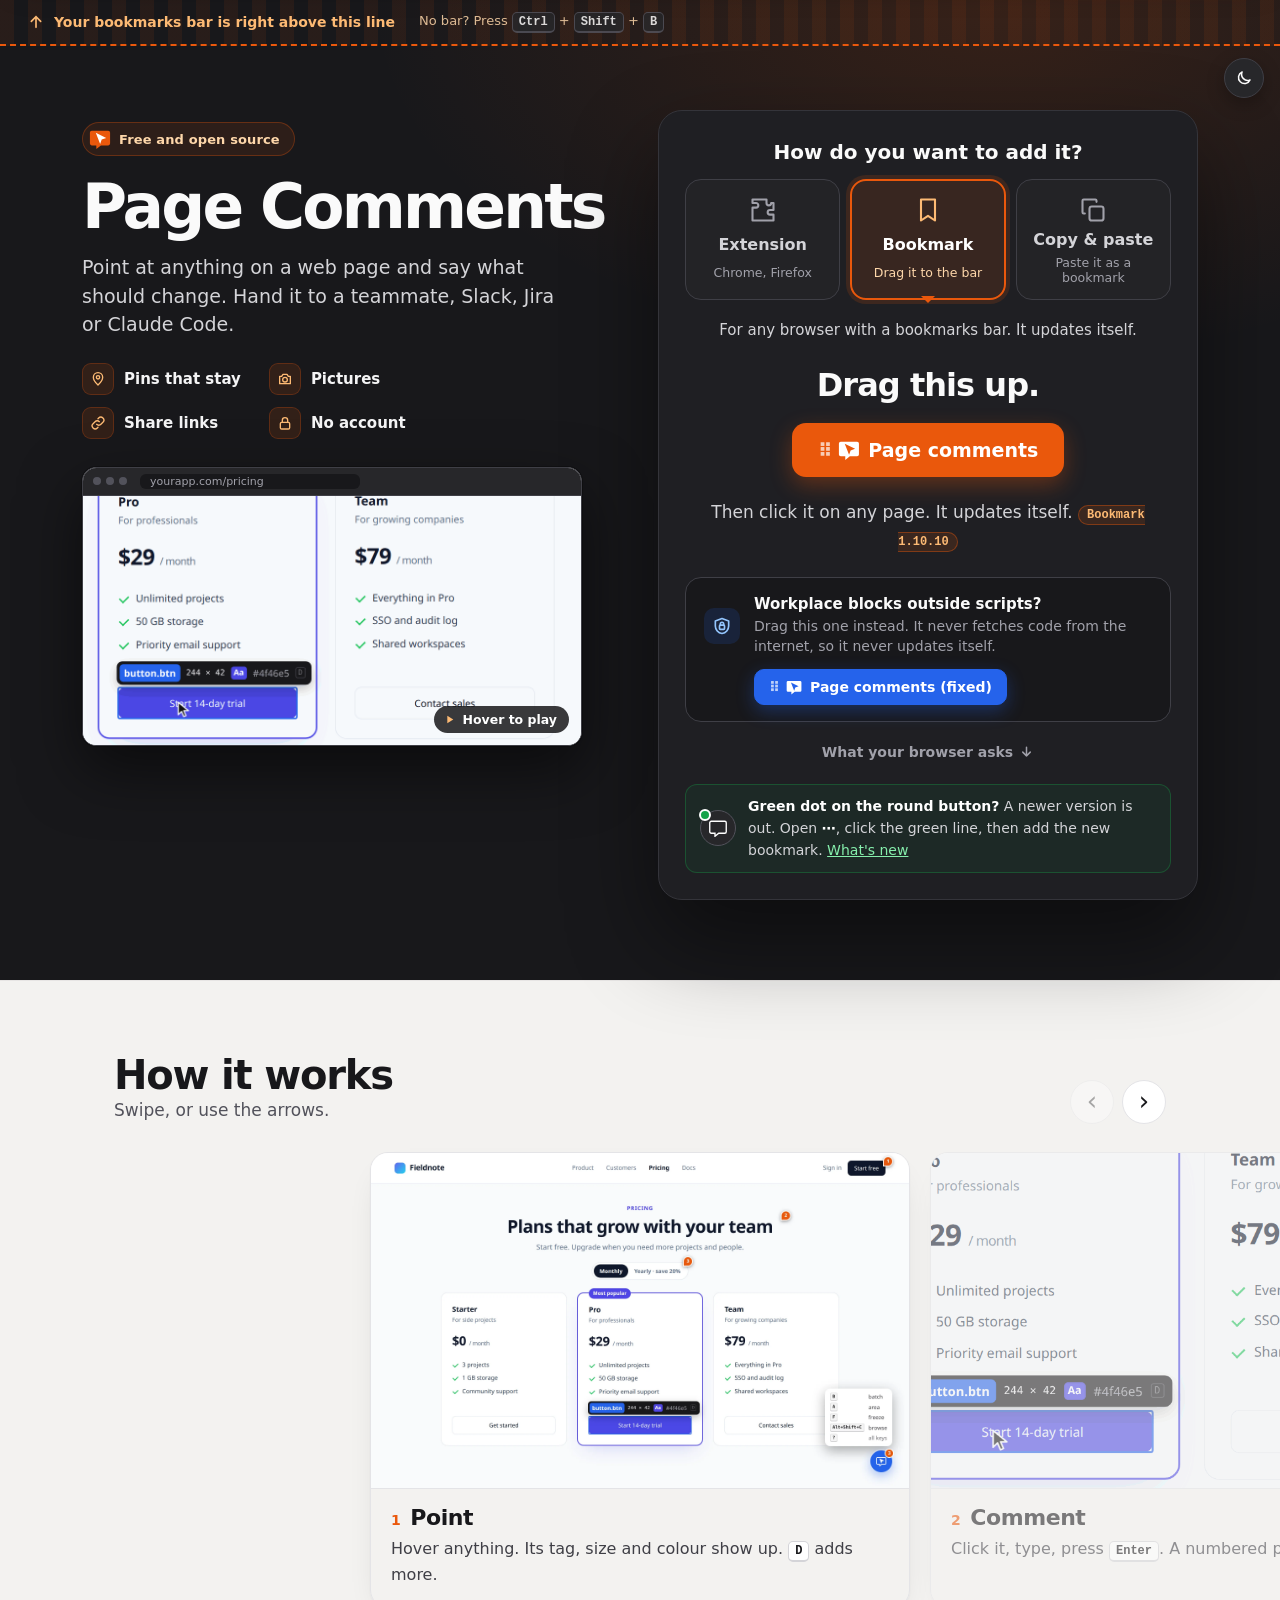
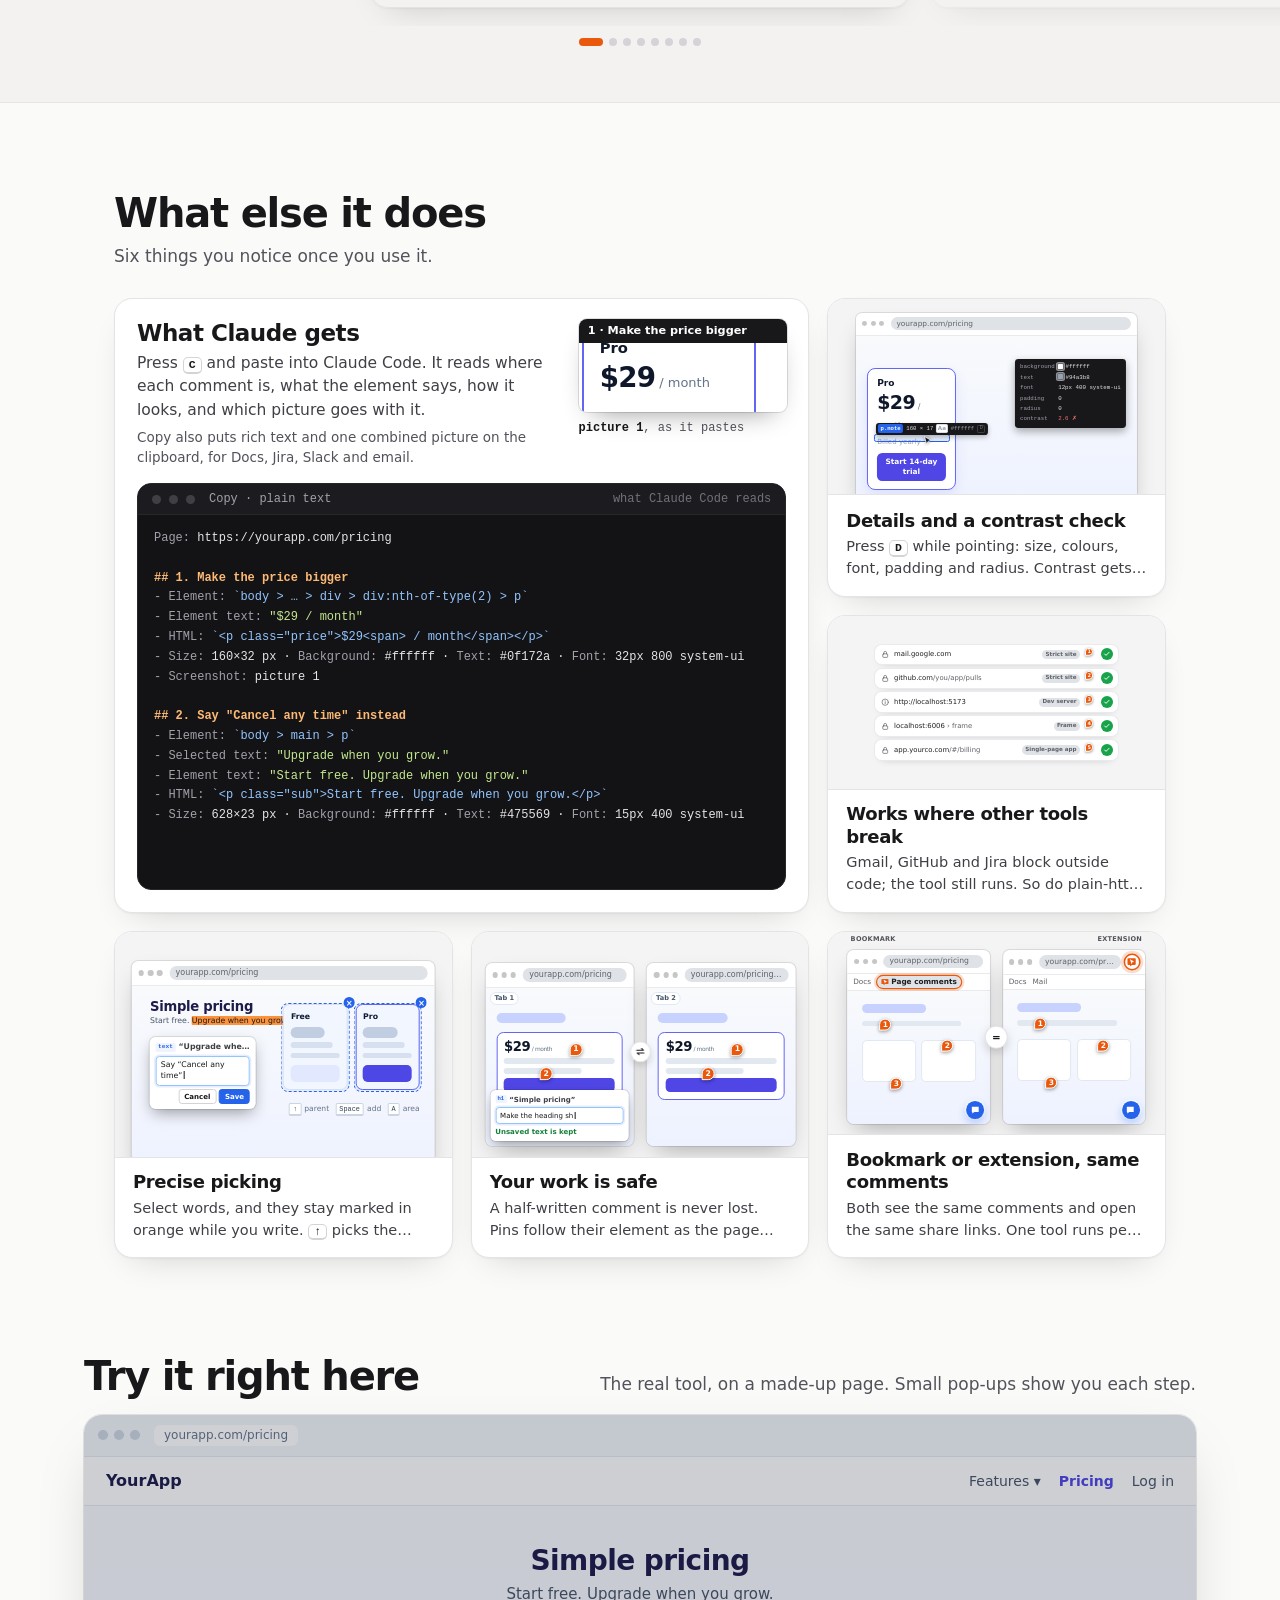
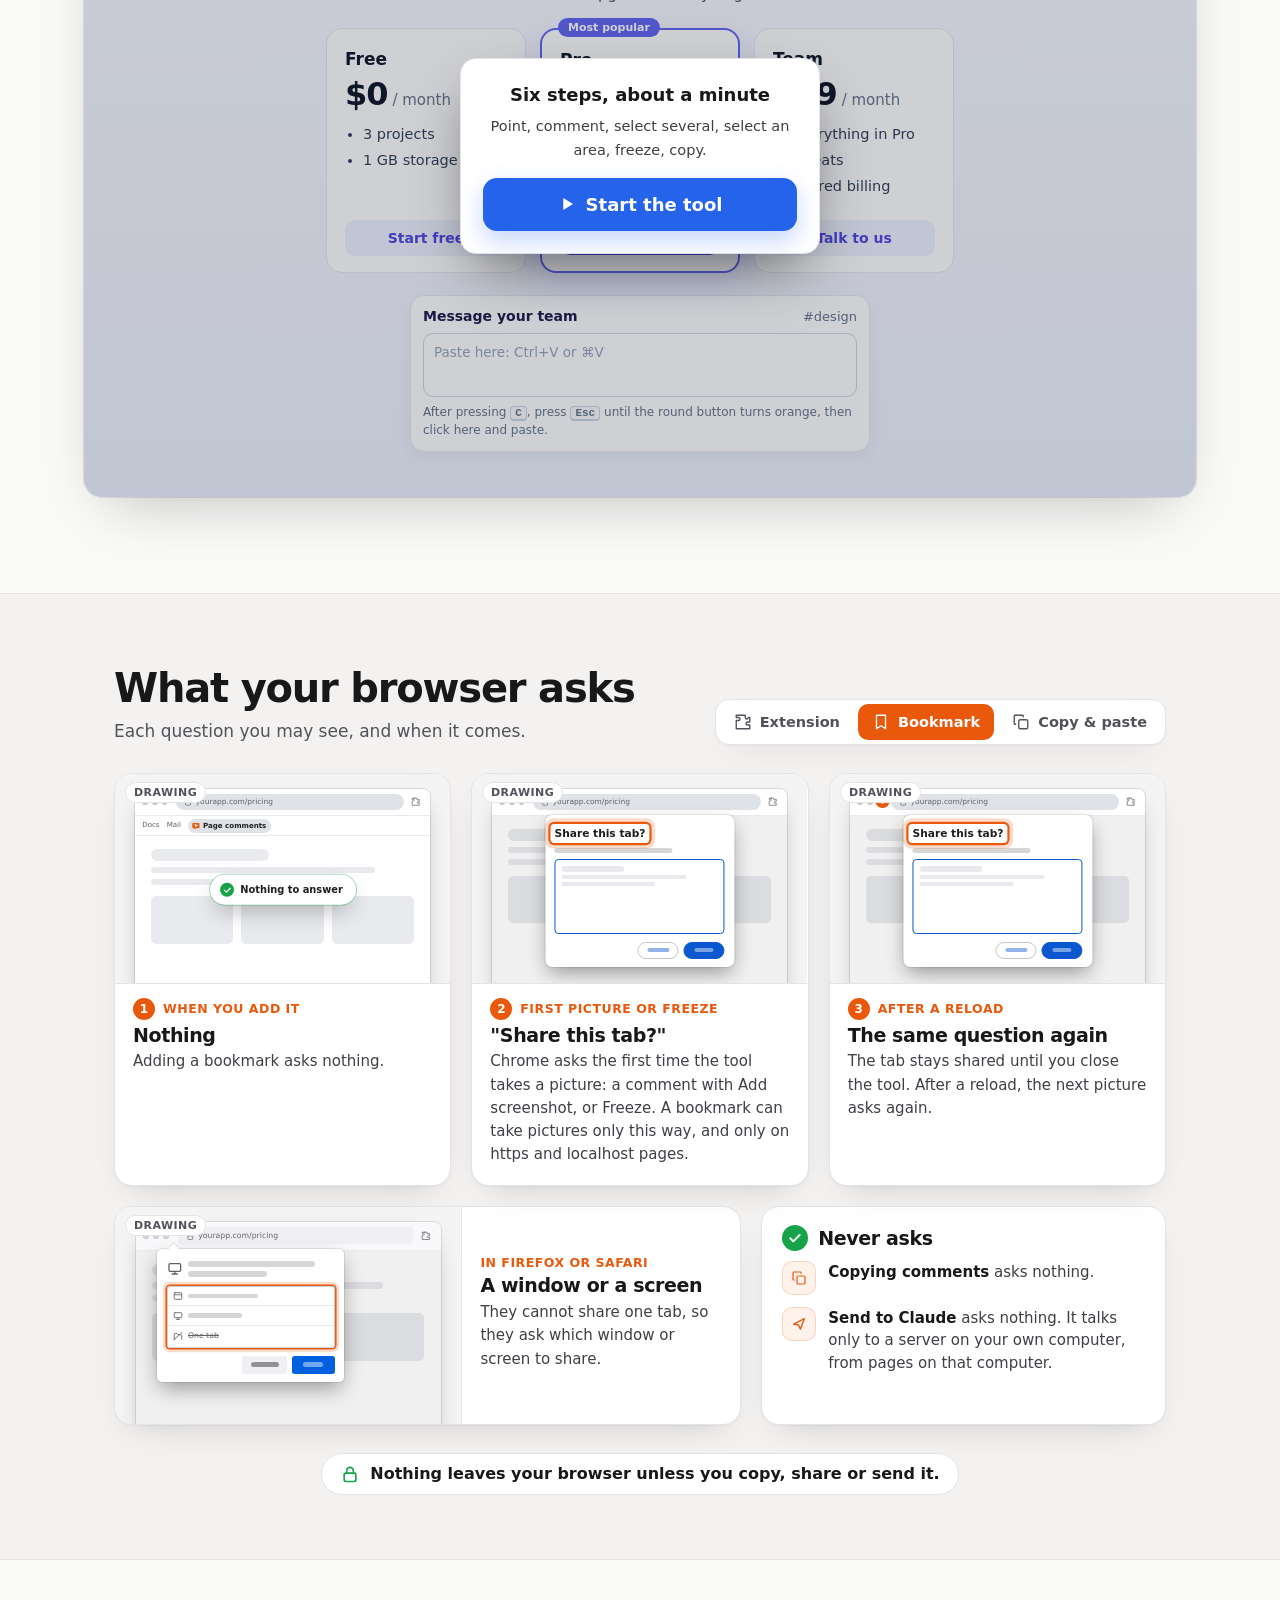
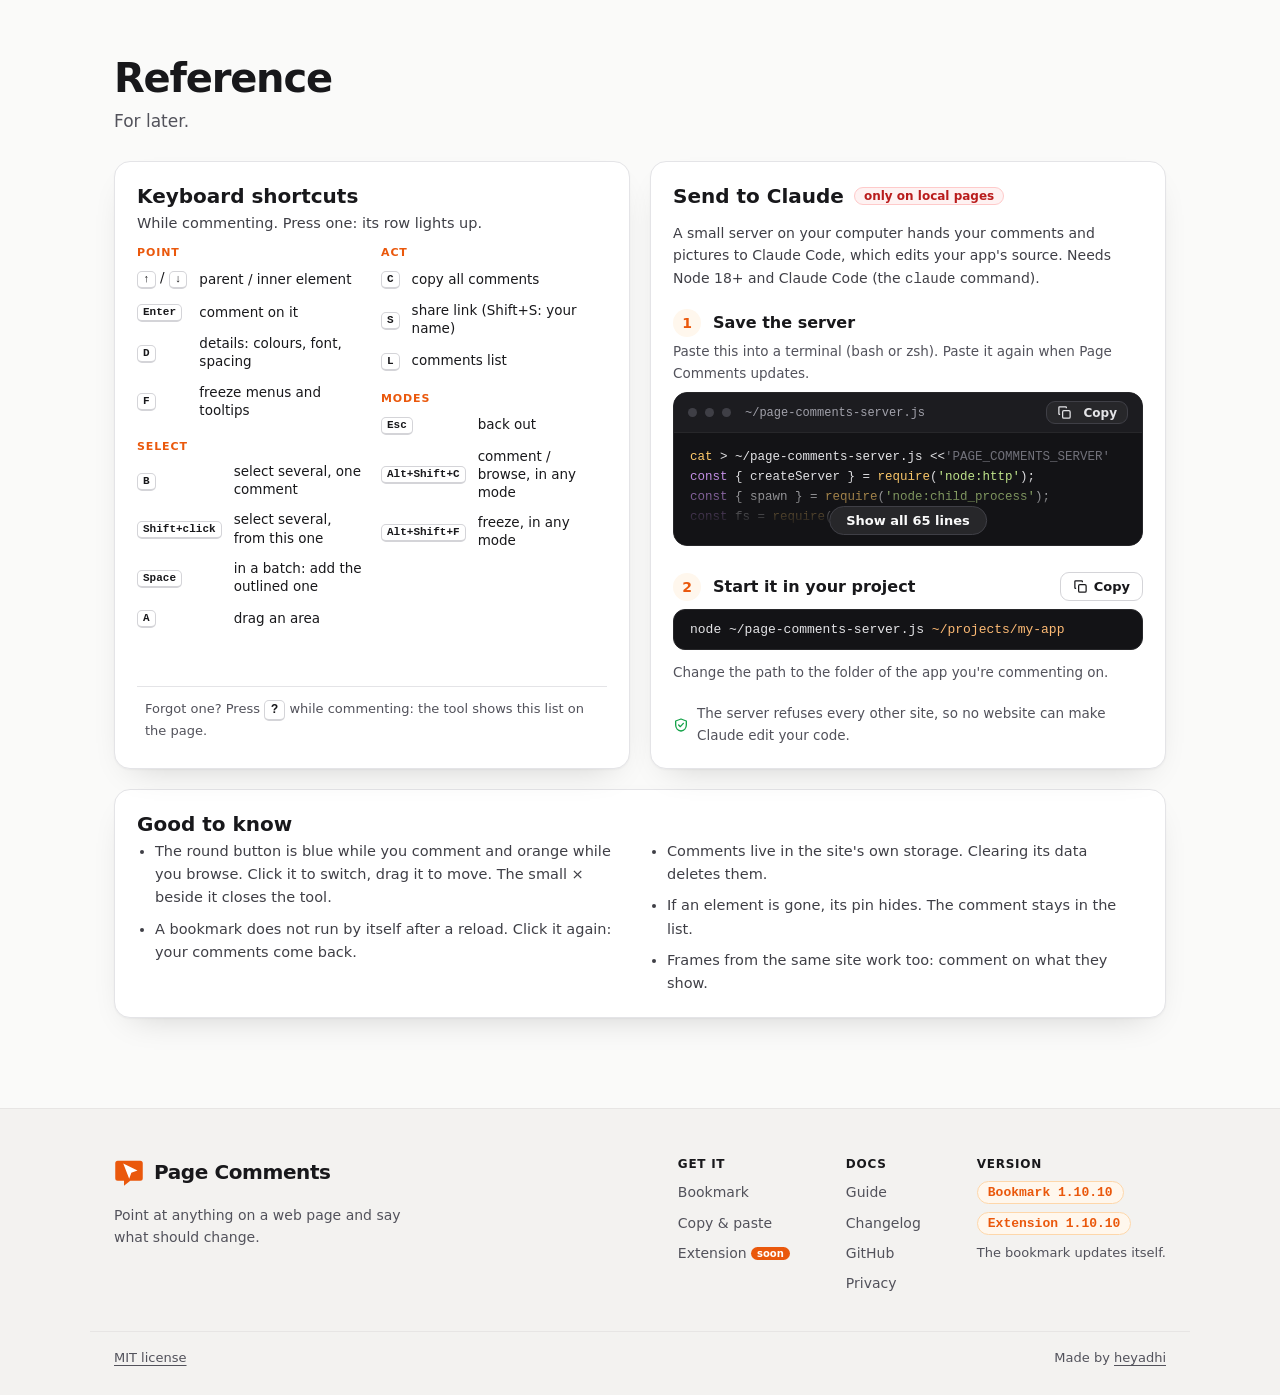
<file: site/index.html>
<!doctype html>
<html lang="en"><meta charset="utf-8"><meta name="viewport" content="width=device-width,initial-scale=1">
<title>Page Comments — comment on any web page, hand it to Claude Code</title>
<meta name="description" content="Point at anything on any web page and say what should change: numbered pins, screenshots and element details. Hand it to Claude Code, Slack, Jira or a teammate. Free bookmarklet, no account.">
<link rel="canonical" href="https://page-comments.heyadhi.com/">
<meta name="theme-color" content="#18181b">
<script src="theme.js"></script>
<!-- favicon.ico for browsers and tools without SVG icons; sizes="32x32" lets the others pick the SVG. -->
<link rel="icon" href="favicon.ico" sizes="32x32">
<link rel="icon" href="img/icon.svg" type="image/svg+xml">
<link rel="apple-touch-icon" href="apple-touch-icon.png">
<link rel="manifest" href="site.webmanifest">
<!-- The link preview in Slack, X, LinkedIn, chat apps. The picture has no version in it, so it never goes stale. -->
<meta property="og:type" content="website">
<meta property="og:site_name" content="Page Comments">
<meta property="og:title" content="Page Comments: point at any web page, say what should change">
<meta property="og:description" content="Numbered pins, screenshots and element details on any website. Hand them to Claude Code, Slack, Jira or a teammate. Free and open source, no account.">
<meta property="og:url" content="https://page-comments.heyadhi.com/">
<meta property="og:image" content="https://page-comments.heyadhi.com/img/og.png">
<meta property="og:image:type" content="image/png">
<meta property="og:image:width" content="1200">
<meta property="og:image:height" content="630">
<meta property="og:image:alt" content="Page Comments on a pricing page: numbered comment pins, the round button and its keys, beside the words: point at anything on a web page and say what should change.">
<meta name="twitter:card" content="summary_large_image">
<script type="application/ld+json">
{
  "@context": "https://schema.org",
  "@graph": [
    { "@type": "WebSite", "@id": "https://page-comments.heyadhi.com/#website", "name": "Page Comments", "url": "https://page-comments.heyadhi.com/", "inLanguage": "en",
      "description": "Point at anything on any web page and say what should change, then hand it to Claude Code, Slack, Jira or a teammate." },
    { "@type": "SoftwareApplication", "@id": "https://page-comments.heyadhi.com/#app", "name": "Page Comments", "url": "https://page-comments.heyadhi.com/",
      "description": "A visual feedback tool for any website: point at anything on a page, comment with numbered pins, screenshots and element details (size, colours, font, selector), and hand it to Claude Code, Slack, Jira or a teammate. Runs as a bookmarklet or a browser extension; nothing leaves the browser unless you copy, share or send it.",
      "applicationCategory": "DeveloperApplication", "operatingSystem": "Chrome, Firefox, any browser with a bookmarks bar",
      "softwareVersion": "1.10.10", "releaseNotes": "https://page-comments.heyadhi.com/changelog.html", "downloadUrl": "https://page-comments.heyadhi.com/",
      "image": "https://page-comments.heyadhi.com/img/og.png", "screenshot": "https://page-comments.heyadhi.com/img/clip-share-poster.png",
      "offers": { "@type": "Offer", "price": "0", "priceCurrency": "USD" }, "isAccessibleForFree": true,
      "license": "https://opensource.org/licenses/MIT",
      "author": { "@type": "Person", "name": "Adhi Narayan B", "url": "https://github.com/adhi14058" },
      "sameAs": ["https://github.com/adhi14058/page-comments"] },
    { "@type": "SoftwareSourceCode", "name": "page-comments", "codeRepository": "https://github.com/adhi14058/page-comments",
      "programmingLanguage": "JavaScript", "license": "https://opensource.org/licenses/MIT", "targetProduct": { "@id": "https://page-comments.heyadhi.com/#app" } }
  ]
}
</script>
<link rel="stylesheet" href="site.css">
<link rel="stylesheet" href="index.css">
<link rel="stylesheet" href="features.css">

<!-- The bar's bookmark gets the hero bookmark's link when the page loads (index.js), so the page carries it once. -->
<nav class="bnav" aria-label="Site">
  <div class="bnav-in">
    <a class="bnav-brand" href="#top"><img src="img/icon.svg" alt="">Page Comments</a>
    <a class="ver bnav-ver" href="changelog.html" title="What's new">1.10.10</a>
    <button class="bnav-menu" type="button" aria-expanded="false" aria-controls="bnav-links"><span class="bnav-now">Sections</span><svg viewBox="0 0 24 24" fill="none" stroke="currentColor" stroke-width="2.5" stroke-linecap="round" stroke-linejoin="round"><path d="M6 9l6 6 6-6"/></svg></button>
    <div class="bnav-links" id="bnav-links"><a href="#story">How it works</a><a href="#features">Features</a><a href="#play">Try it</a><a href="#asks">What it asks</a><a href="#ref">Reference</a></div>
    <div class="bnav-act">
      <span class="bnav-hint" data-for="bookmark"><svg viewBox="0 0 24 24" fill="none" stroke="currentColor" stroke-width="2.5" stroke-linecap="round"><path d="M12 20V4M5 11l7-7 7 7"/></svg>Drag it to your bookmarks bar</span>
      <a class="bookmark bnav-chip" data-for="bookmark"><svg class="pci" viewBox="0 0 24 24" aria-hidden="true"><path d="M3 3h18a2 2 0 0 1 2 2v12a2 2 0 0 1-2 2h-8l-5 4v-4H3a2 2 0 0 1-2-2V5a2 2 0 0 1 2-2z"/><path d="M7.4 5.2L12.16 17.44L13.86 12.51L18.79 10.81Z"/></svg>Page comments</a>
      <button class="copybig bnav-copy" type="button" data-from=".bmwrap .bookmark" data-for="copy" hidden><svg viewBox="0 0 24 24" fill="none" stroke="currentColor" stroke-width="2" stroke-linecap="round" stroke-linejoin="round"><rect x="9" y="9" width="12" height="12" rx="2"/><path d="M5 15H4a1 1 0 0 1-1-1V4a1 1 0 0 1 1-1h10a1 1 0 0 1 1 1v1"/></svg>Copy: updates itself</button>
      <a class="bnav-get ext" href="#top" data-for="extension" hidden>Get the extension<span class="soon2">soon</span></a>
    </div>
    <a class="bnav-gh" href="https://github.com/adhi14058/page-comments" aria-label="Page Comments on GitHub" title="GitHub"><svg viewBox="0 0 24 24" fill="currentColor" aria-hidden="true"><path d="M12 .5a11.5 11.5 0 0 0-3.64 22.41c.58.1.79-.25.79-.56v-2c-3.2.7-3.88-1.37-3.88-1.37-.52-1.33-1.28-1.68-1.28-1.68-1.04-.72.08-.7.08-.7 1.16.08 1.77 1.19 1.77 1.19 1.03 1.76 2.7 1.25 3.36.96.1-.75.4-1.25.73-1.54-2.55-.29-5.24-1.28-5.24-5.68 0-1.26.45-2.28 1.18-3.09-.12-.29-.51-1.46.11-3.04 0 0 .97-.31 3.17 1.18a11 11 0 0 1 5.77 0c2.2-1.49 3.17-1.18 3.17-1.18.62 1.58.23 2.75.11 3.04.74.81 1.18 1.83 1.18 3.09 0 4.41-2.69 5.38-5.26 5.67.41.36.78 1.06.78 2.14v3.17c0 .31.21.67.8.56A11.5 11.5 0 0 0 12 .5z"/></svg></a>
    <span class="bnav-theme-slot" aria-hidden="true"></span>
  </div>
</nav>

<header class="hero" id="top" data-way="bookmark">
  <div class="drop"><p class="msg"><svg viewBox="0 0 24 24" fill="none" stroke="currentColor" stroke-width="2.5" stroke-linecap="round"><path d="M12 20V4M5 11l7-7 7 7"/></svg><span>Your bookmarks bar is right above this line</span><small class="kb">No bar? Press <kbd class="mod">Ctrl</kbd> + <kbd>Shift</kbd> + <kbd>B</kbd></small></p><b class="landed" aria-hidden="true"><svg class="pci" viewBox="0 0 24 24" aria-hidden="true"><path d="M3 3h18a2 2 0 0 1 2 2v12a2 2 0 0 1-2 2h-8l-5 4v-4H3a2 2 0 0 1-2-2V5a2 2 0 0 1 2-2z"/><path d="M7.4 5.2L12.16 17.44L13.86 12.51L18.79 10.81Z"/></svg>Page comments</b></div>
  <div class="hero-grid">
    <div class="intro">
      <p class="eyebrow"><img src="img/icon.svg" alt="">Free and open source</p>
      <h1>Page Comments</h1>
      <p class="tagline">Point at anything on a web page and say what should change. Hand it to a teammate, Slack, Jira or Claude Code.</p>
      <ul class="pts">
        <li><svg viewBox="0 0 24 24" fill="none" stroke="currentColor" stroke-width="2" stroke-linecap="round" stroke-linejoin="round"><path d="M12 21s-7-6.2-7-11.5a7 7 0 0 1 14 0C19 14.8 12 21 12 21z"/><circle cx="12" cy="9.5" r="2.5"/></svg>Pins that stay</li>
        <li><svg viewBox="0 0 24 24" fill="none" stroke="currentColor" stroke-width="2" stroke-linecap="round" stroke-linejoin="round"><path d="M4 8h3l2-3h6l2 3h3v11H4z"/><circle cx="12" cy="13" r="3.5"/></svg>Pictures</li>
        <li><svg viewBox="0 0 24 24" fill="none" stroke="currentColor" stroke-width="2" stroke-linecap="round" stroke-linejoin="round"><path d="M10 14a4.5 4.5 0 0 0 6.4 0l3-3a4.5 4.5 0 0 0-6.4-6.4l-1 1"/><path d="M14 10a4.5 4.5 0 0 0-6.4 0l-3 3a4.5 4.5 0 0 0 6.4 6.4l1-1"/></svg>Share links</li>
        <li><svg viewBox="0 0 24 24" fill="none" stroke="currentColor" stroke-width="2" stroke-linecap="round" stroke-linejoin="round"><rect x="5" y="11" width="14" height="10" rx="2"/><path d="M8 11V8a4 4 0 0 1 8 0v3"/></svg>No account</li>
      </ul>
      <!-- The product at a glance: the poster rests; hover, focus or a tap plays the clip. -->
      <figure class="mini" tabindex="0" aria-label="A short clip of the tool: point at a price, comment, a numbered pin stays">
        <div class="mini-bar"><i></i><i></i><i></i><span>yourapp.com/pricing</span></div>
        <img src="img/demo-poster.png" data-clip="img/demo.gif" alt="" width="1020" height="510">
        <span class="mini-play" aria-hidden="true"><svg viewBox="0 0 24 24" fill="currentColor"><path d="M8 5l11 7-11 7z"/></svg>Hover to play</span>
      </figure>
    </div>
    <div class="install">
    <p class="ask" id="ask">How do you want to add it?</p>
    <div class="ways" role="radiogroup" aria-labelledby="ask">
      <button role="radio" data-way="extension" aria-checked="false"><svg viewBox="0 0 24 24" fill="none" stroke="currentColor" stroke-width="1.8" stroke-linejoin="round"><path d="M9 3h6v3a2 2 0 1 0 4 0h2v6h-3a2 2 0 1 0 0 4h3v5H3V10h3a2 2 0 1 0 0-4H3V3h6z"/></svg>Extension<small>Chrome, Firefox</small></button>
      <button role="radio" data-way="bookmark" aria-checked="true"><svg viewBox="0 0 24 24" fill="none" stroke="currentColor" stroke-width="1.8" stroke-linejoin="round"><path d="M6 3h12v18l-6-4-6 4z"/></svg>Bookmark<small>Drag it to the bar</small></button>
      <button role="radio" data-way="copy" aria-checked="false"><svg viewBox="0 0 24 24" fill="none" stroke="currentColor" stroke-width="1.8" stroke-linecap="round" stroke-linejoin="round"><rect x="9" y="9" width="12" height="12" rx="2"/><path d="M5 15H4a1 1 0 0 1-1-1V4a1 1 0 0 1 1-1h10a1 1 0 0 1 1 1v1"/></svg>Copy &amp; paste<small>Paste it as a bookmark</small></button>
    </div>
    <p class="who" aria-live="polite"></p>
      <h2 class="act">Drag this up.</h2>
    <div class="pane" data-pane="extension" hidden>
      <div class="stores">
        <button data-store="chrome" class="store"><svg viewBox="0 0 24 24" fill="none" stroke="currentColor" stroke-width="2" stroke-linejoin="round"><path d="M9 3h6v3a2 2 0 1 0 4 0h2v6h-3a2 2 0 1 0 0 4h3v5H3V10h3a2 2 0 1 0 0-4H3V3h6z"/></svg>Add to Chrome<span class="soon">coming soon</span></button>
        <button data-store="firefox" class="store"><svg viewBox="0 0 24 24" fill="none" stroke="currentColor" stroke-width="2" stroke-linejoin="round"><path d="M9 3h6v3a2 2 0 1 0 4 0h2v6h-3a2 2 0 1 0 0 4h3v5H3V10h3a2 2 0 1 0 0-4H3V3h6z"/></svg>Add to Firefox<span class="soon">coming soon</span></button>
      </div>
      <p class="not-yet" hidden>Not in the stores yet. <button data-go="bookmark">Take the bookmark for now.</button></p>
      <!-- Until the stores have it: the Chrome build to load by hand. Each release writes the zip next to this page. -->
      <div class="handcard">
        <h3>Use it in Chrome today, before the store</h3>
        <a class="dl" href="page-comments-chrome.zip" download><svg viewBox="0 0 24 24" fill="none" stroke="currentColor" stroke-width="2.2" stroke-linecap="round" stroke-linejoin="round" aria-hidden="true"><path d="M12 4v11M7 10l5 5 5-5M5 20h14"/></svg>Download for Chrome<small>.zip, 50 KB</small></a>
        <ol class="hsteps">
          <li><b>Unzip it.</b> You get a folder, <code>page-comments-chrome</code>. Keep it: Chrome runs the extension from it.</li>
          <li><b>Open <code>chrome://extensions</code></b><button class="cp" type="button" data-copy="chrome://extensions">Copy</button> and switch on <b>Developer mode</b>, top right.</li>
          <li><b>Click Load unpacked</b> and choose the folder. Pin it from the puzzle icon in the toolbar.</li>
        </ol>
        <p class="upd">Also Edge, Brave and Opera. To update: download again, unzip over the same folder, press ↻ on the extension.</p>
      </div>
      <p class="why">Sharpest pictures. Pins come back after a reload, on sites you allow. The newest version, even on strict sites.</p>
    </div>

    <div class="pane" data-pane="bookmark">
      <span class="bmwrap">
        <a class="bookmark" href='javascript:(()=>{const own=()=>{(()=>{var wt=" >>> ",xt=(d,u=3)=>String(d).split(wt).map(p=>{let R=p.split(" > "),g=R.slice(Math.max(0,R.findLastIndex(C=>/^[\w-]*%23/.test(C))));return g.length<=u+1?g.join(" > "):`${g[0]} > \u2026 > ${g.slice(-u).join(" > ")}`}).join(wt),fa=/^(utm_\w+|fbclid|gclid|gclsrc|dclid|gbraid|wbraid|gad_source|gad_campaignid|msclkid|yclid|ysclid|twclid|ttclid|li_fat_id|epik|sccid|igshid|igsh|srsltid|mc_cid|mc_eid|mkt_tok|_hsenc|_hsmi|__hssc|__hstc|__hsfp|hsctatracking|oly_anon_id|oly_enc_id|vero_id|vero_conv|wickedid|rb_clickid|s_cid|_openstat|_gl|__s|ml_subscriber|ml_subscriber_hash|ss_email_id|bsft_uid|bsft_clkid|guce_referrer|guce_referrer_sig)$/i,Br=d=>{let u=String(d).split("%23")[0],p=u.indexOf("?");if(p<0)return u;let R=u.slice(p+1).split("%26").filter(g=>!fa.test(g.split("=")[0]));return u.slice(0,p)+(R.length?"?"+R.join("%26"):"")},Dr=["id","comment","selector","selectedText","dx","dy","area","items","group","text","html","info","size","background","frozen","by"],ua=/^data:image\/(webp|png|jpeg);base64,[A-Za-z0-9+/=]+$/,Qo=d=>typeof d=="string"%26%26/^(%23[0-9a-f]{3,8}|transparent)$/i.test(d),Pr=d=>d%26%26["dx","dy","w","h"].every(u=>Number.isFinite(d[u]))?{dx:d.dx,dy:d.dy,w:d.w,h:d.h}:null,ma=(d,u)=>{if(!d||typeof d.comment!="string"||typeof d.selector!="string"||typeof d.id!="string")return null;let p=Object.fromEntries(Dr.filter(g=>d[g]!==void 0).map(g=>[g,d[g]]));p.dx=+p.dx||0,p.dy=+p.dy||0;for(let g of["text","html","selectedText","size"])g in p%26%26typeof p[g]!="string"%26%26(p[g]="");if(p.info%26%26!(Qo(p.info.background)%26%26Qo(p.info.color))%26%26delete p.info,p.background!==void 0%26%26!Qo(p.background)%26%26delete p.background,p.area%26%26(p.area=Pr(p.area),!p.area))return null;if(typeof p.by=="string"%26%26p.by.trim()?p.by=p.by.trim().slice(0,40):delete p.by,p.items!==void 0){if(!Array.isArray(p.items))return null;let g=p.items.map(C=>C%26%26typeof C.selector=="string"%26%26{selector:C.selector,text:typeof C.text=="string"?C.text:"",...C.box!==void 0?{box:Pr(C.box)}:{}});if(!g.every(C=>C%26%26C.box!==null))return null;p.items=g}if((p.area||p.group)%26%26!p.items)return null;let R=Array.isArray(d.pics)?d.pics.filter(g=>g%26%26typeof g.url=="string"%26%26ua.test(g.url)%26%26Number.isFinite(g.width)):[];return{...p,page:u,shared:!0,pics:R,hadPic:d.hadPic===!0}},Rr=d=>{let u="http://localhost:4747",p="https://page-comments.heyadhi.com/",R="https://github.com/adhi14058/page-comments",g=d.checkVersion==="github",C="1.10.10";if(window.__pageComments)return window.__pageComments();let v=document.createElement("div");v.style.cssText="position:fixed;inset:0;pointer-events:none;z-index:2147483647";let te=v.attachShadow({mode:d.shadowMode||"open"}),Ie=new CSSStyleSheet;Ie.replaceSync(`:host{all:initial;color-scheme:light;direction:ltr}*{box-sizing:border-box;margin:0;font:13px/1.4 system-ui,-apple-system,Segoe UI,sans-serif}[hidden]{display:none!important}.hl{position:fixed;pointer-events:none;outline:2px solid %232563eb;outline-offset:-1px;background:%232563eb1a;border-radius:2px}.pill,.more{position:absolute;left:-2px;background:%2318181b;color:%23e4e4e7;box-shadow:0 6px 18px %230004;white-space:nowrap;font:11px/1 ui-monospace,monospace}.pill{bottom:calc(100%25 + 4px);display:flex;align-items:center;gap:8px;padding:4px 8px 4px 4px;border-radius:8px}.pill .t{background:%232563eb;color:%23fff;padding:3px 6px;border-radius:5px;font-weight:700}.aa{display:inline-grid;place-items:center;width:22px;height:18px;border-radius:4px;font:700 11px system-ui,sans-serif;box-shadow:inset 0 0 0 1px %230002}.pill .dim{color:%23a1a1aa}.pill kbd{font:10px ui-monospace,monospace;color:%2371717a;border:1px solid %233f3f46;border-radius:3px;padding:1px 3px}.more{bottom:calc(100%25 + 34px);border-radius:8px;padding:8px 10px;line-height:1.7;display:none}.hl.details .more{display:block}.more .k{color:%23a1a1aa;display:inline-block;width:72px}.hl.below .pill{bottom:auto;top:calc(100%25 + 4px)}.hl.below .more{bottom:auto;top:calc(100%25 + 34px)}.ok{color:%234ade80}.bad{color:%23f87171}.pin{position:fixed;pointer-events:auto;width:24px;height:24px;margin:-24px 0 0;padding:0;cursor:pointer;border:2px solid %23fff;border-radius:50%25 50%25 50%25 0;background:%23ea580c;color:%23fff;font-weight:700;font-size:11px;box-shadow:0 2px 8px %230006}.pin:hover{background:%23c2410c;transform:scale(1.1)}.widget{position:fixed;width:0;height:0}.quick-close{position:absolute;top:-11px;left:34px;width:22px;height:22px;padding:0;border:0;border-radius:50%25;display:grid;place-items:center;background:%2318181b;color:%23e4e4e7;cursor:pointer;pointer-events:auto;box-shadow:0 2px 8px %230005,0 0 0 1px %23ffffff26;opacity:0;visibility:hidden;transition:opacity .15s,visibility .15s,background .15s}.quick-close svg{width:10px;height:10px}.quick-close:hover{background:%23dc2626;color:%23fff}.widget.left .quick-close{left:auto;right:34px}.widget.open .quick-close,.quick-close:focus-visible{opacity:1;visibility:visible}.bar{position:absolute;top:-26px;right:-26px;display:flex;align-items:center;border-radius:30px;pointer-events:auto;transition:background .2s,box-shadow .2s,padding .2s}.widget.left .bar{right:auto;left:-26px;flex-direction:row-reverse}.items{display:flex;align-items:center;gap:2px;max-width:0;opacity:0;overflow:hidden;pointer-events:none;transition:max-width .35s cubic-bezier(.2,.8,.2,1),opacity .2s}.widget.open .bar{background:%2318181b;box-shadow:0 10px 30px %230006,0 0 0 1px %23ffffff26;padding-left:8px}.widget.open.left .bar{padding-left:0;padding-right:8px}.widget.open .items{max-width:680px;opacity:1;pointer-events:auto;animation:unclip 0s .35s forwards}@keyframes unclip{to{overflow:visible}}.main{position:relative;flex:none;width:52px;height:52px;border-radius:50%25;border:0;padding:0;cursor:pointer;display:grid;place-items:center;color:%23fff;background:%23ea580c;pointer-events:auto;touch-action:none;box-shadow:0 8px 24px %23ea580c66,0 0 0 3px %23fff4;transition:background .25s,transform .2s,box-shadow .2s}.main:hover{transform:scale(1.06)}.main.on{background:%232563eb;box-shadow:0 8px 24px %232563eb66,0 0 0 3px %23fff4}.widget.open .main{box-shadow:none}.main.dragging{cursor:grabbing;transform:scale(1.08)}.main .label{left:auto;right:0;translate:none}.widget.left .main .label{left:0;right:auto}.widget.top .main .label{bottom:auto;top:calc(100%25 + 10px)}.main:hover .label,.main:focus-visible .label{opacity:1}.main.dragging .label{opacity:0}.main svg{width:24px;height:24px}.badge{position:absolute;top:-4px;right:-4px;min-width:22px;height:22px;padding:0 5px;border-radius:11px;border:2px solid %23fff;background:%2318181b;color:%23fff;font:700 11px/18px system-ui,sans-serif;text-align:center}.widget.open .badge{display:none}.dot{position:absolute;top:-2px;left:-2px;width:14px;height:14px;border-radius:50%25;border:2px solid %23fff;background:%2316a34a}.act{position:relative;flex:none;min-width:36px;height:36px;border-radius:10px;border:0;padding:0 9px;cursor:pointer;display:flex;align-items:center;justify-content:center;gap:6px;background:transparent;color:%23e4e4e7;text-decoration:none;font:600 12px system-ui,sans-serif;transition:background .15s}.act svg{width:16px;height:16px;flex:none}.act:hover:not(:disabled){background:%233f3f46;color:%23fff}.act:disabled{color:%2371717a;cursor:not-allowed}.act.active{background:%232563eb;color:%23fff}.act.active:hover{background:%231d4ed8}.act .ontxt{display:none}.act.active .ontxt{display:inline}.act.send{background:%23ea580c;color:%23fff}.act.send:hover:not(:disabled){background:%23c2410c}.act .cnt{background:%23ea580c;color:%23fff;border-radius:999px;font:700 10.5px/16px system-ui,sans-serif;padding:0 6px}.act.dots.on{background:%233f3f46;color:%23fff}.sep{width:1px;height:22px;background:%233f3f46;margin:0 6px;flex:none}.label{position:absolute;left:50%25;bottom:calc(100%25 + 10px);translate:-50%25 0;white-space:nowrap;background:%2318181b;color:%23fafafa;font:600 11px/1 system-ui,sans-serif;padding:6px 8px;border-radius:6px;box-shadow:0 4px 12px %230004,0 0 0 1px %23ffffff1f;opacity:0;pointer-events:none;transition:opacity .15s}.widget.top .items .label{bottom:auto;top:calc(100%25 + 10px)}.act:hover .label,.act:focus-visible .label,.act.flash .label{opacity:1}.label kbd{margin-left:7px;font:600 10px ui-monospace,monospace;color:%23a1a1aa;border:1px solid %233f3f46;border-radius:3px;padding:1px 4px}.act.flash .label kbd{display:none}.more-list{position:absolute;right:-26px;bottom:38px;width:272px;background:%23fff;border-radius:12px;padding:6px;pointer-events:auto;box-shadow:0 12px 32px %230006,0 0 0 1px %230000001a;display:none}.widget.left .more-list{right:auto;left:-26px}.widget.top .more-list{bottom:auto;top:38px}.widget.open.listopen .more-list{display:block}.grp{font:700 10px system-ui,sans-serif;letter-spacing:.06em;text-transform:uppercase;color:%23a1a1aa;padding:8px 8px 2px}.more-list .act{width:100%25;height:auto;justify-content:flex-start;gap:10px;padding:7px 8px;border-radius:8px;color:%2318181b;font:500 13px system-ui,sans-serif}.more-list .act svg{color:%2352525b}.more-list .act:hover:not(:disabled){background:%23f4f4f5;color:%2318181b}.more-list .label{position:static;translate:none;flex:1;display:flex;justify-content:space-between;background:none;color:inherit;font:inherit;padding:0;box-shadow:none;opacity:1;white-space:normal;gap:8px;text-align:left;line-height:1.35}.more-list .label kbd{flex:none;align-self:flex-start}.keystrip{position:absolute;right:-26px;bottom:36px;display:grid;grid-template-columns:auto auto;gap:4px 8px;align-items:center;white-space:nowrap;pointer-events:none;background:%23fff;color:%233f3f46;border-radius:10px;padding:8px 10px;font:500 12px system-ui,sans-serif;box-shadow:0 10px 30px %230005}.widget.left .keystrip{right:auto;left:-26px}.widget.top .keystrip{bottom:auto;top:36px}.keystrip span{display:contents}.keystrip kbd{justify-self:start;font:600 10.5px/1 ui-monospace,monospace;color:%2318181b;background:%23f4f4f5;border:1px solid %23d4d4d8;border-bottom-width:2px;border-radius:4px;padding:2px 5px}.keystrip .all{color:%2371717a}.label .who{display:block;text-align:left;margin-bottom:6px;padding-bottom:6px;border-bottom:1px solid %233f3f46;color:%23a1a1aa;font:600 10.5px/1 system-ui,sans-serif}.label .who b{color:%23fff;font:inherit}.grp b{color:%2318181b;font:inherit}.keystrip .who{display:block;grid-column:1 / -1;margin-top:2px;padding-top:6px;border-top:1px solid %23e4e4e7;color:%2371717a;font:600 11px system-ui,sans-serif}.keystrip .who b{color:%2318181b;font:inherit}.keys .who{grid-column:1 / -1;margin-top:6px;padding-top:8px;border-top:1px solid %233f3f46;color:%23a1a1aa;font-size:12px}.keys .who b{grid-column:auto;margin:0;font-size:inherit;color:%23fff}.ask{position:absolute;bottom:34px;width:252px;background:%23fff;color:%2318181b;border-radius:12px;padding:10px 10px 8px;pointer-events:auto;box-shadow:0 12px 32px %230006,0 0 0 1px %230000001a}.widget.top .ask{bottom:auto;top:34px}.ask:after{content:"";position:absolute;left:var(--ax, 50%25);bottom:-6px;width:12px;height:12px;margin-left:-6px;background:%23fff;rotate:45deg;box-shadow:3px 3px 4px %230000001a}.widget.top .ask:after{bottom:auto;top:-6px;box-shadow:-2px -2px 3px %230000001a}.ask .t{display:block;font:600 12px system-ui,sans-serif;margin:0 2px 7px}.ask form,.act.me form{display:flex;gap:6px;flex:1}.ask input,.act.me input{flex:1;min-width:0;border:1px solid %23d4d4d8;border-radius:8px;padding:6px 9px;font:13px system-ui,sans-serif;color:%2318181b;outline:none;background:%23fff}.ask input:focus,.act.me input{border-color:%23ea580c;box-shadow:0 0 0 3px %23ea580c33}.ask button,.act.me form button{border:0;border-radius:8px;padding:0 12px;background:%23ea580c;color:%23fff;font:700 12.5px system-ui,sans-serif;cursor:pointer}.ask button:hover,.act.me form button:hover{background:%23c2410c}.ask .hint{display:block;margin:7px 2px 0;color:%2371717a;font:500 11px system-ui,sans-serif}.ask .hint kbd{font:600 10px ui-monospace,monospace;color:%2352525b;border:1px solid %23d4d4d8;border-bottom-width:2px;border-radius:3px;padding:0 3px;background:%23fafafa}.act.share.held{background:%233f3f46;color:%23fff}.act.share.held .label{opacity:0!important}.more-list .act.me .who-am-i{flex:1}.more-list .act.me .who-am-i b{font:600 13px system-ui,sans-serif}.more-list .act.me .who-am-i i{font-style:normal;color:%23a1a1aa}.more-list .act.me .chg{color:%23c2410c;font:600 12.5px system-ui,sans-serif}.more-list .act.me:hover .chg{text-decoration:underline}.more-list .act.me.editing,.more-list .act.me.editing:hover{background:%23fff7ed;cursor:default}.more-list .act.me input{padding:3px 7px;border-radius:7px}.more-list .sub{display:block;color:%23a1a1aa;font:500 11px system-ui,sans-serif;padding:0 8px 4px 34px;margin-top:-3px}.card.toast{position:relative;padding-right:36px}.toast .x{position:absolute;top:7px;right:7px;width:22px;height:22px;padding:0;border:0;border-radius:50%25;display:grid;place-items:center;background:transparent;color:%23a1a1aa;cursor:pointer}.toast .x:hover{background:%23f4f4f5;color:%2318181b}.toast .x svg{width:12px;height:12px}.toast .chg{border:0;background:none;padding:0;color:%23c2410c;font:600 13px system-ui,sans-serif;cursor:pointer;text-decoration:underline;text-underline-offset:2px}.more-list .label kbd{color:%2371717a;border-color:%23d4d4d8;background:%23fafafa}.act.clear:hover:not(:disabled){background:%237f1d1d}.act.clear.armed,.act.clear.armed:hover:not(:disabled){background:%23dc2626;color:%23fff}.act.clear.armed .label{opacity:1}.more-list .act.info.new{background:%23dcfce7;color:%2315803d}.more-list .act.info.new svg{color:%2315803d}.dock{position:fixed;width:max-content;display:flex;flex-direction:column;gap:8px;transition:translate .18s cubic-bezier(.2,.8,.2,1)}.card,.toast{pointer-events:auto;box-shadow:0 10px 30px %230005}.toast{max-width:340px;font-size:13px;line-height:1.45}.card{background:%23fff;color:%2318181b;border-radius:12px;padding:12px}.panel{width:340px;max-height:50vh;overflow:auto;padding:6px;scrollbar-width:thin;scrollbar-color:%23d4d4d8 transparent}.panel::-webkit-scrollbar{width:8px}.panel::-webkit-scrollbar-thumb{background:%23d4d4d8;border-radius:4px}.panel-head{display:flex;justify-content:space-between;align-items:center;padding:4px 6px 6px;color:%2371717a;font-size:12px}.panel ol{list-style:none;padding:0}.row-acts{display:flex;align-items:center;gap:2px}.one{border:0;background:none;color:%23a1a1aa;cursor:pointer;padding:2px 4px;display:grid;place-items:center;font:600 12px system-ui,sans-serif}.one svg{width:14px;height:14px}.one:hover{color:%232563eb}.panel li{display:grid;grid-template-columns:22px 1fr auto;gap:8px;align-items:start;padding:8px 6px;border-radius:8px;cursor:pointer}.panel li:hover{background:%23f4f4f5}.panel li.shared{background:color-mix(in srgb,var(--who) 9%25,%23fff)}.panel li.shared:hover{background:color-mix(in srgb,var(--who) 16%25,%23fff)}.shared .num,.pin.shared{background:var(--who)}.pin.shared:hover{filter:brightness(.88)}.by{flex:none;display:inline-flex;align-items:center;gap:4px;font-size:11px;font-weight:600;color:var(--who);background:color-mix(in srgb,var(--who) 12%25,%23fff);border-radius:999px;padding:1px 8px 1px 6px}.by:before{content:"";width:7px;height:7px;border-radius:50%25;background:var(--who)}.name-bar input{border:0;border-radius:999px;padding:4px 10px;width:150px;font:13px system-ui,sans-serif;color:%2318181b;outline:none}.num{width:20px;height:20px;border-radius:50%25;background:%23ea580c;color:%23fff;font-size:11px;font-weight:700;text-align:center;line-height:20px}.txt{min-width:0}.txt small{display:block;color:%2371717a;font-size:11px;margin-top:2px;white-space:nowrap;overflow:hidden;text-overflow:ellipsis}.del{border:0;background:none;color:%23a1a1aa;cursor:pointer;font-size:12px;padding:0 4px}.del{font-size:16px;line-height:20px}.del:hover{color:%23dc2626}.empty{padding:10px 6px;color:%2371717a}.pop{position:fixed;width:min(380px,calc(100vw - 16px))}.head{display:flex;align-items:center;gap:6px;margin-bottom:8px;min-width:0}.nav{flex:none;display:inline-flex;align-items:center;gap:2px}.nav button{width:22px;height:22px;padding:0;border:1px solid %23d4d4d8;border-radius:6px;background:%23fff;color:%2318181b;cursor:pointer;font:600 14px/1 system-ui,sans-serif;display:grid;place-items:center}.nav button:hover{background:%23f4f4f5}.nav span{min-width:30px;text-align:center;font:600 11px ui-monospace,monospace;color:%2371717a}.picked.cur{outline-style:solid;outline-width:3px;background:%232563eb24}.chip{flex:none;font:700 10px ui-monospace,monospace;color:%232563eb;background:%232563eb14;border-radius:4px;padding:2px 5px}.what{flex:1;min-width:0;font-weight:600;color:%233f3f46;white-space:nowrap;overflow:hidden;text-overflow:ellipsis}.side-tab{position:absolute;left:100%25;top:14px;display:grid;gap:4px;justify-items:center;border:0;cursor:pointer;padding:8px 6px 8px 7px;background:%2318181b;color:%23a1a1aa;border-radius:0 8px 8px 0;box-shadow:0 8px 20px %230004;font:11px ui-monospace,monospace}.side-tab:hover{background:%2327272a;color:%23e4e4e7}.side{display:none;position:absolute;left:calc(100%25 + 8px);top:0;width:250px;background:%2318181b;color:%23e4e4e7;border-radius:10px;padding:8px 12px 10px;box-shadow:0 12px 32px %230006;font:11px/1.75 ui-monospace,monospace}.pop.details .side{display:block}.pop.details .side-tab{display:none}.pop.flip .side-tab{left:auto;right:100%25;border-radius:8px 0 0 8px}.pop.flip .side{left:auto;right:calc(100%25 + 8px)}.side .k{color:%23a1a1aa;display:inline-block;width:78px}.side-head{display:flex;justify-content:space-between;width:100%25;border:0;background:none;color:%23a1a1aa;cursor:pointer;padding:0;font:inherit}.side-head:hover{color:%23e4e4e7}.side .sep{border-top:1px solid %233f3f46;margin:6px 0}.side .selector{color:%23d4d4d8;word-break:break-all;line-height:1.4}.copy-sel{border:0;background:none;color:%2393c5fd;cursor:pointer;padding:0;margin-top:4px;font:inherit}.copy-sel:hover{text-decoration:underline}.sw{display:inline-block;width:10px;height:10px;border-radius:2px;margin:0 4px 0 8px;vertical-align:-1px;box-shadow:0 0 0 1px %230004,0 0 0 2px %23fff8}textarea{width:100%25;min-height:72px;border:1px solid %23d4d4d8;border-radius:8px;padding:8px;resize:vertical;background:%23fff;color:%2318181b;outline:none}textarea:focus{border-color:%232563eb;box-shadow:0 0 0 3px %232563eb33}textarea::placeholder{color:%23a1a1aa}.row{display:flex;gap:6px;margin-top:8px;align-items:center}.hint{flex:1;min-width:0;color:%23a1a1aa;font-size:11px;white-space:nowrap;overflow:hidden;text-overflow:ellipsis}.row button.b{flex:none;white-space:nowrap}button.b{border:1px solid %23d4d4d8;background:%23fff;color:%2318181b;font-weight:600;border-radius:8px;padding:6px 12px;cursor:pointer}button.b:hover{background:%23f4f4f5}button.b.primary{background:%23ea580c;color:%23fff;border-color:%23ea580c}button.b.primary:hover{background:%23c2410c;border-color:%23c2410c}button.b.danger{color:%23dc2626}.picked{position:fixed;pointer-events:none;outline:2px dashed %232563eb;outline-offset:1px;background:%232563eb12;border-radius:2px}.picked .x{position:absolute;top:-11px;right:-11px;width:20px;height:20px;padding:0;border:2px solid %23fff;border-radius:50%25;background:%232563eb;color:%23fff;display:grid;place-items:center;cursor:pointer;pointer-events:auto;box-shadow:0 2px 6px %230005}.picked .x:hover{background:%23dc2626}.picked .x svg{width:10px;height:10px;stroke-width:3}.keys{position:fixed;left:50%25;bottom:24px;translate:-50%25 0;pointer-events:auto;background:%2318181b;color:%23e4e4e7;border-radius:12px;padding:12px 16px;box-shadow:0 12px 32px %230006;display:grid;grid-template-columns:auto auto;gap:4px 18px;font-size:12px}.keys b{grid-column:1 / -1;font-size:13px;margin-bottom:4px}.keys kbd{font:11px ui-monospace,monospace;background:%2327272a;border:1px solid %233f3f46;border-bottom-width:2px;border-radius:4px;padding:0 5px;color:%23fff}.menu{position:fixed;pointer-events:auto;min-width:230px;background:%2318181b;color:%23e4e4e7;border-radius:10px;padding:6px;box-shadow:0 12px 32px %230006}.mh{display:flex;align-items:center;gap:8px;padding:4px 6px 8px;font:11px ui-monospace,monospace;color:%23a1a1aa}.mh .t{background:%232563eb;color:%23fff;padding:3px 6px;border-radius:5px;font-weight:700}.mi{display:flex;justify-content:space-between;gap:16px;width:100%25;border:0;background:none;color:%23e4e4e7;padding:7px 8px;border-radius:6px;cursor:pointer;text-align:left}.mi:hover{background:%232563eb;color:%23fff}.mk{color:%2371717a;font:11px ui-monospace,monospace}.mi:hover .mk{color:%23dbeafe}.menu hr{border:0;border-top:1px solid %233f3f46;margin:4px 2px}.freeze-layer{position:fixed;inset:0;pointer-events:auto;cursor:pointer}.freeze-layer canvas{position:absolute;inset:0;width:100%25;height:100%25}.freeze-bar{position:absolute;left:50%25;bottom:18px;translate:-50%25 0;display:flex;gap:10px;align-items:center;background:%230284c7;color:%23fff;padding:6px 6px 6px 14px;border-radius:999px;font-weight:600;box-shadow:0 6px 18px %230005;cursor:default;white-space:nowrap}.freeze-bar button{border:0;background:%23fff;color:%230369a1;font-weight:700;border-radius:999px;padding:4px 12px;cursor:pointer}.pick-bar{position:fixed;pointer-events:auto;background:%232563eb}.pick-bar button{color:%231d4ed8}.pick-bar button:disabled{opacity:.5;cursor:default}.act.freeze.active{background:%230284c7;color:%23fff}.area-layer{position:fixed;inset:0;pointer-events:auto;cursor:crosshair}.area-box{position:fixed;pointer-events:none;border:2px dashed %232563eb;background:%232563eb14;border-radius:2px}.act.area.active{background:%232563eb;color:%23fff}.snap{display:flex;align-items:center;gap:6px;margin-top:8px;color:%233f3f46;font-size:12px;cursor:pointer;user-select:none}.snap input{appearance:none;margin:0;flex:none;width:16px;height:16px;border:1.5px solid %23a1a1aa;border-radius:5px;background:%23fff;display:grid;place-content:center;cursor:pointer;transition:background .15s,border-color .15s}.snap input:before{content:"";width:10px;height:10px;background:%23fff;transform:scale(0);transition:transform .12s;clip-path:polygon(14%25 44%25,0 62%25,42%25 100%25,100%25 18%25,84%25 4%25,40%25 66%25)}.snap:hover input{border-color:%232563eb}.snap input:checked{background:%232563eb;border-color:%232563eb}.snap input:checked:before{transform:scale(1)}.snap input:focus-visible{outline:2px solid %232563eb66;outline-offset:2px}.snap{width:fit-content}.snap.off{cursor:default}.snap.off>input,.snap.off>span:not(.shot-q){opacity:.55}.snap.off input{cursor:not-allowed}.shot-q{width:16px;height:16px;border-radius:50%25;display:grid;place-items:center;cursor:help;flex:none;outline:none;background:%23e4e4e7;color:%233f3f46;font:700 10px/1 system-ui,sans-serif}.shot-q:hover,.shot-q:focus-visible{background:%2318181b;color:%23fff}.shot-tip{position:absolute;left:0;top:calc(100%25 + 8px);width:100%25;box-sizing:border-box;background:%2318181b;color:%23e4e4e7;font:400 12px/1.5 system-ui,sans-serif;padding:10px 12px;border-radius:10px;user-select:text;box-shadow:0 8px 24px %230005;opacity:0;visibility:hidden;transition:opacity .15s .3s,visibility 0s .45s}.shot-tip:before{content:"";position:absolute;left:0;right:0;bottom:100%25;height:8px}.pop.tip-up .shot-tip{top:auto;bottom:calc(100%25 + 8px)}.pop.tip-up .shot-tip:before{bottom:auto;top:100%25}.pop:has(.shot-q:hover,.shot-q:focus-visible,.shot-tip:hover) .shot-tip{opacity:1;visibility:visible;transition-delay:0s}.shot-tip b{display:block;color:%23fff;font-weight:600;margin-bottom:2px}.shot-tip p{margin:6px 0 0}.shot-tip ol{margin:4px 0 0;padding-left:18px}.shot-tip code{font:11px ui-monospace,monospace;color:%23fff;background:%233f3f46;border-radius:4px;padding:1px 4px;overflow-wrap:anywhere}button.b:disabled,button.b:disabled:hover{background:%23f4f4f5;color:%23a1a1aa;border-color:%23f4f4f5;cursor:not-allowed}`),te.adoptedStyleSheets=[Ie];let i=(e,t,...o)=>{let r=Object.assign(document.createElement(e),t);return r.append(...o),r},z=(e,t="",o="")=>i("button",{textContent:e,className:t,title:o}),_=i("div",{className:"pill"}),xe=i("div",{className:"more"}),L=i("div",{className:"hl",hidden:!0},_,xe),Le=i("div"),Fe=i("span",{className:"chip"}),ie=i("span",{className:"what"}),oe=i("span",{className:"by",hidden:!0}),He=z("\u2039","","Previous selection"),en=z("\u203A","","Next selection"),Zt=i("span"),tn=i("span",{className:"nav",hidden:!0},He,Zt,en),Qt=i("button",{className:"side-tab",title:"Details: colours, font, spacing, selector (D)"}),on=i("button",{className:"side-head"},i("span",{textContent:"details"}),i("span",{textContent:"\u2039"})),nn=i("div"),rn=i("div",{className:"selector"}),an=z("copy selector","copy-sel"),yt=i("div",{className:"side"},on,nn,i("div",{className:"sep"}),rn,an),E=i("textarea",{placeholder:"What should change here?",dir:"auto"}),eo=z("Delete","b danger"),sn=z("Cancel","b"),kt=z("Save","b primary"),cn=z("Copy","b","Copy this comment as it is now, with a picture if Add screenshot is ticked, without saving it"),ce=i("input",{type:"checkbox"}),vt=i("label",{className:"snap"},ce,i("span",{textContent:"Add screenshot"})),ln=d.capture.available!==!1,to=null;if(!ln){ce.disabled=!0,vt.classList.add("off");let e=r=>i("code",{textContent:r});to=i("div",{className:"shot-tip",id:"shot-tip",role:"tooltip"},i("b",{textContent:"No pictures on this page"}),"It is plain http, and browsers allow screen capture only on https or localhost pages.",i("p",{textContent:"To allow it in Chrome:"}),i("ol",{},i("li",{},"Open ",e("chrome://flags/%23unsafely-treat-insecure-origin-as-secure")),i("li",{},"Add ",e(location.origin),", choose Enabled and relaunch.")),i("p",{textContent:"Or open your site as localhost or name.localhost, or use the page-comments extension."}));let t=i("span",{className:"shot-q",textContent:"?",tabIndex:0,ariaLabel:"Why no pictures?"});t.setAttribute("aria-describedby","shot-tip"),vt.append(t),ce.setAttribute("aria-describedby","shot-tip"),ce.ariaLabel="Add screenshot";let o=()=>k.classList.toggle("tip-up",k.getBoundingClientRect().bottom+to.offsetHeight+16>innerHeight);t.addEventListener("pointerenter",o),t.addEventListener("focus",o)}let k=i("div",{className:"card pop",hidden:!0},i("div",{className:"head"},Fe,ie,oe,tn),E,vt,i("div",{className:"row"},i("span",{className:"hint",textContent:"Enter saves"}),eo,cn,sn,kt),Qt,yt,to??""),V=i("div",{className:"card toast",hidden:!0}),dn=i("ol"),pn=i("button",{className:"one",textContent:"Copy text",title:"Only the text, no pictures: for Jira and Confluence"}),hn=i("button",{className:"one",textContent:"Copy pictures",title:"Only the pictures: paste them after the text"}),fn=i("button",{className:"one",textContent:"Save pictures",title:"Each picture as its own file, to drag into Slack together"}),q=i("div",{className:"card panel",hidden:!0},i("div",{className:"panel-head"},i("span",{textContent:"Comments"}),i("span",{className:"row-acts"},pn,hn,fn)),dn),Ct=(e,t,...o)=>{let r=document.createElementNS("http://www.w3.org/2000/svg",e);for(let[n,a]of Object.entries(t))r.setAttribute(n,a);return r.append(...o),r},Ir={person:[["circle",{cx:12,cy:8,r:4}],["path",{d:"M4 21c0-4 3.6-7 8-7s8 3 8 7"}]],comment:[["path",{d:"M3 3h18a2 2 0 0 1 2 2v12a2 2 0 0 1-2 2h-8l-5 4v-4H3a2 2 0 0 1-2-2V5a2 2 0 0 1 2-2z","stroke-width":1.8}],["path",{d:"M7.4 5.2L12.16 17.44L13.86 12.51L18.79 10.81Z",fill:"currentColor",stroke:"none"}]],browse:[["path",{d:"M5 3l6.5 17 2.3-7.2L21 10.5z"}]],list:[["path",{d:"M8 6h13M8 12h13M8 18h13M4 6h.01M4 12h.01M4 18h.01"}]],copy:[["rect",{x:9,y:9,width:12,height:12,rx:2}],["path",{d:"M5 15H4a1 1 0 0 1-1-1V4a1 1 0 0 1 1-1h10a1 1 0 0 1 1 1v1"}]],send:[["path",{d:"M22 2L11 13M22 2l-7 20-4-9-9-4z"}]],clear:[["path",{d:"M3 6h18M8 6V4h8v2M6 6l1 14h10l1-14"}]],info:[["circle",{cx:12,cy:12,r:9}],["path",{d:"M12 11v6M12 7.5v.5"}]],close:[["path",{d:"M6 6l12 12M18 6L6 18"}]],dots:[["circle",{cx:5,cy:12,r:1.5,fill:"currentColor"}],["circle",{cx:12,cy:12,r:1.5,fill:"currentColor"}],["circle",{cx:19,cy:12,r:1.5,fill:"currentColor"}]],details:[["path",{d:"M4 7h16M4 12h10M4 17h7"}]],shortcuts:[["rect",{x:2,y:6,width:20,height:12,rx:2}],["path",{d:"M6 10h.01M10 10h.01M14 10h.01M18 10h.01M7 14h10"}]],area:[["path",{d:"M4 8V4h4M16 4h4v4M20 16v4h-4M8 20H4v-4"}],["rect",{x:9,y:9,width:6,height:6,rx:1}]],share:[["path",{d:"M10 14a4 4 0 0 0 5.7 0l3-3a4 4 0 0 0-5.7-5.7l-1 1M14 10a4 4 0 0 0-5.7 0l-3 3a4 4 0 0 0 5.7 5.7l1-1"}]],batch:[["rect",{x:3,y:3,width:8,height:8,rx:1.5}],["rect",{x:13,y:3,width:8,height:8,rx:1.5}],["rect",{x:3,y:13,width:8,height:8,rx:1.5}],["path",{d:"M17 13v8M13 17h8"}]],freeze:[["path",{d:"M12 2v20M3.3 7l17.4 10M3.3 17L20.7 7M9 4l3 2 3-2M9 20l3-2 3 2"}]]},X=e=>Ct("svg",{viewBox:"0 0 24 24",fill:"none",stroke:"currentColor","stroke-width":2,"stroke-linecap":"round","stroke-linejoin":"round","aria-hidden":"true"},...Ir[e].map(([t,o])=>Ct(t,o))),oo=i("span",{className:"badge",hidden:!0}),un=i("span",{className:"dot",hidden:!0}),no=i("span",{className:"label"}),mn=d.name==="extension"?"Extension":"Bookmark",ro=/^\d/.test(C)?" "+C:"",ao=d.startedBy==="bookmark"?"started from your bookmark":"",so=(e,t)=>i("span",{className:"who"},e,i("b",{textContent:mn}),ro+(ao?t+ao:"")),S=i("button",{className:"main"},X("comment"),oo,un,no),Et={area:"A",batch:"B",freeze:"F",list:"L",copy:"C",share:"S",details:"D",shortcuts:"?"},W=(e,t,o="button",r={})=>{let n=i("span",{textContent:t}),a=i(o,{className:"act "+e,ariaLabel:t+(Et[e]?` (${Et[e]})`:""),...r},X(e),i("span",{className:"label"},n,...Et[e]?[i("kbd",{textContent:Et[e]})]:[]));return a.labelEl=n,a.baseLabel=t,a},io=/Mac|iPhone|iPad/.test(navigator.platform)?"\u2325\u21E7":"Alt+Shift+",gn="Freeze: 3 s to open a menu first",St=W("list","Comments"),st=W("copy","Copy"),we=W("send","Send to Claude","button",{hidden:!0}),le=W("clear","Clear all"),bn=W("close","Close"),We=W("area","Select an area"),de=W("freeze",gn),Mt=W("batch","Select several"),Ne=W("share","Share link"),co=W("info",(g?"Help %26 install on GitHub \xB7 v":"Help %26 install page \xB7 v")+C,"a",{href:g?R+"%23-three-ways-to-use-it":p,target:"_blank",rel:"noopener noreferrer"}),xn=W("details","Details: colours, font, spacing"),wn=W("shortcuts","Keyboard shortcuts"),it=W("dots","More");We.append(i("span",{className:"ontxt",textContent:"Area"})),Mt.append(i("span",{className:"ontxt",textContent:"Batch"})),de.append(i("span",{className:"ontxt",textContent:"Frozen"}));let lo=i("span",{className:"cnt",hidden:!0});St.append(lo);let yn=()=>i("i",{className:"sep"}),$e=i("div",{className:"act me"}),kn=d.saveName?"Asked once, used on every site.":"Saved for this site only.",Fr=i("div",{className:"more-list"},i("div",{className:"grp"},i("b",{textContent:mn}),ro%26%26" \xB7"+ro,ao%26%26" \xB7 from your bookmark"),xn,wn,$e,i("span",{className:"sub",textContent:kn.replace("Asked once, used","Used")}),co,bn),Hr=i("div",{className:"items"},We,Mt,de,yn(),le,St,st,Ne,we,yn(),it),po=i("div",{className:"keystrip",hidden:!0},...[["B","batch"],["A","area"],["F","freeze"],["Esc","browse"],["?","all keys"]].map(([e,t])=>i("span",{className:e==="?"?"all":""},i("kbd",{textContent:e}),t)),so(""," \xB7 ")),vn=i("button",{className:"quick-close",ariaLabel:"Close page-comments"},Ct("svg",{viewBox:"0 0 12 12",fill:"none",stroke:"currentColor","stroke-width":2,"stroke-linecap":"round","aria-hidden":"true"},Ct("path",{d:"M2 2l8 8M10 2l-8 8"}))),M=i("div",{className:"widget"},Fr,po,vn,i("div",{className:"bar"},Hr,S)),ne=i("div",{className:"dock"},q,V),J=i("div",{className:"area-layer",hidden:!0}),re=i("div",{className:"area-box",hidden:!0}),G=i("div",{className:"menu",hidden:!0}),Cn=i("button",{textContent:"Unfreeze"}),A=i("div",{className:"freeze-layer",hidden:!0},i("div",{className:"freeze-bar"},"Frozen: click or drag to comment, right-click for options, Esc to unfreeze",Cn)),En=i("div"),Sn=i("div"),Mn=i("span"),Lt=i("button",{textContent:"Comment"}),ho=i("button",{textContent:"Clear"}),Ln=i("div",{className:"freeze-bar pick-bar",hidden:!0},Mn,Lt,ho),Wr=[["\u2191 / \u2193","parent / inner element"],["Enter","comment on the highlighted element"],["B","batch: click to select several (A: drag areas), then comment"],["Shift+click","start a batch with this element"],["Space","in a batch: add or remove the outlined element (\u2191 first for its parent)"],["A","select an area"],["F","freeze or unfreeze"],["D","details on / off: colours, font, spacing"],["C","copy all comments"],["S","share link (Shift+S: change your name)"],["L","comments list"],["Esc","back out"],[io+"F","freeze, in any mode"],[io+"C","commenting / browsing, in any mode"],["?","this card"]],pe=i("div",{className:"keys",hidden:!0},i("b",{textContent:"Keyboard shortcuts (while commenting)"}),...Wr.flatMap(([e,t])=>[i("span",{},...e.split(" / ").flatMap((o,r)=>[r?" / ":"",i("kbd",{textContent:o})])),i("span",{textContent:t})]),so("Page Comments \xB7 "," \xB7 ")),Nn=[],$n=!1,jr=()=>{let e=[!q.hidden,!k.hidden,!G.hidden,!pe.hidden,M.classList.contains("listopen"),Ne.classList.contains("held")];$n%26%26e.some((o,r)=>o%26%26!Nn[r])%26%26(V.hidden=!0),Nn=e,$n=!V.hidden;let t=!(S.classList.contains("on")%26%26k.hidden%26%26G.hidden%26%26q.hidden%26%26V.hidden%26%26!M.classList.contains("open"));po.hidden!==t%26%26(po.hidden=t)};new MutationObserver(jr).observe(te,{subtree:!0,attributes:!0,attributeFilter:["hidden","class"]}),M.addEventListener("click",()=>{V.hidden=!0},!0),te.append(A,L,Sn,J,re,En,Le,Ln,k,ne,G,pe,M),document.documentElement.appendChild(v);let he=()=>Br(location.href),Z=()=>{let e=he();return j.filter(t=>Br(t.page)===e)},fo="page-comments:v1",Nt=()=>Date.now().toString(36)+Math.random().toString(36).slice(2,8),Tn=()=>{try{return(JSON.parse(localStorage.getItem(fo))||[]).map(e=>({id:Nt(),...e}))}catch{return[]}},j=Tn(),uo=!1,Kr=()=>{try{localStorage.setItem(fo,JSON.stringify(j,(e,t)=>e==="el"?void 0:t)),uo=!1}catch(e){uo||x("Could not save comments in this site ("+e.message+"). A reload will lose them."),uo=!0}},zn=e=>e.reduce((t,o)=>t.querySelector(o).contentDocument,document),ct=e=>{try{let t=e.split(wt),o=t.pop();return zn(t).querySelector(o)}catch{return null}},lt=e=>e!==document%26%26e.defaultView?.frameElement||null,An=e=>{let t=0,o=0;for(let r;r=lt(e);e=r.ownerDocument){let n=r.getBoundingClientRect(),a=getComputedStyle(r);t+=n.left+r.clientLeft+parseFloat(a.paddingLeft),o+=n.top+r.clientTop+parseFloat(a.paddingTop)}return{x:t,y:o}},N=e=>{let t=e.getBoundingClientRect(),o=An(e.ownerDocument);return new DOMRect(t.x+o.x,t.y+o.y,t.width,t.height)},Bn=e=>{let t=An(e.target.ownerDocument||e.target);return{x:e.clientX+t.x,y:e.clientY+t.y}},mo=e=>{let t=e.parentElement;return t%26%26t!==t.ownerDocument.documentElement?t:lt(e.ownerDocument)},$t=(e,t)=>{for(;t;t=mo(t))if(t===e)return!0;return!1},Te=e=>e.el?.isConnected%26%26e.el.ownerDocument.defaultView?e.el:e.el=ct(e.selector),Pn="page-comments:shot",Dn=(e,t,o=24)=>{let r=N(e);return t?{left:r.left+t.dx-8,top:r.top+t.dy-8,right:r.left+t.dx+t.w+8,bottom:r.top+t.dy+t.h+8}:{left:r.left-o,top:r.top-o,right:r.right+o,bottom:r.bottom+o}},go=(e,t)=>{e.scrollIntoView({block:"nearest",inline:"nearest",behavior:"instant"});let o=t(),r=(s,c,l)=>s>=0%26%26c<=l?0:c-s>l?s:s-(l-(c-s))/2,n=r(o.left,o.right,innerWidth),a=r(o.top,o.bottom,innerHeight);(n||a)%26%26scrollBy({left:n,top:a,behavior:"instant"})},Rn=(e,t)=>scrollTo({left:e,top:t,behavior:"instant"}),bo=async(e,t,o)=>{let r=Math.min(t,2),n=Math.max(0,o.left),a=Math.max(0,o.top),s=Math.min(innerWidth,o.right)-n,c=Math.min(innerHeight,o.bottom)-a;if(s<=0||c<=0)throw new Error("it is not on the screen");let l=Math.round(n*t),f=Math.round(a*t),m=Math.round(s*t),w=Math.round(c*t),F=r/t,H=i("canvas",{width:Math.round(m*F),height:Math.round(w*F)});return H.getContext("2d").drawImage(e,l,f,m,w,0,0,H.width,H.height),{blob:await new Promise(ee=>H.toBlob(ee,d.pictureType||"image/webp",.9)),width:Math.round(s)}},_n=async e=>{d.capture.ready()||await d.capture.start(),v.style.visibility="hidden";let t=Ot;It(null);for(let o of[document,..._e.keys()])o.getSelection()?.removeAllRanges();document.activeElement%26%26document.activeElement!==document.body%26%26document.activeElement!==v%26%26document.activeElement.blur();try{await new Promise(requestAnimationFrame);let{source:o,k:r}=await d.capture.grab();return await bo(o,r,e())}finally{v.style.visibility="",t%26%26!k.hidden%26%26It(t)}},On=new Promise((e,t)=>{let o=indexedDB.open("page-comments",1);o.onupgradeneeded=()=>o.result.createObjectStore("shots"),o.onsuccess=()=>{o.result.onversionchange=()=>o.result.close(),e(o.result)},o.onerror=()=>t(o.error)});On.catch(()=>{});let Tt=async(e,t)=>{let o=(await On).transaction("shots",e).objectStore("shots");return new Promise((r,n)=>{let a=t(o);a.onsuccess=()=>r(a.result),a.onerror=()=>n(a.error)})},zt=(e,t)=>Tt("readwrite",o=>o.put(t,e)),At=e=>Tt("readwrite",t=>t.delete(e)).catch(()=>{}),je=async()=>{let e=new Map;for(let t of Z()){if(!t.shot)continue;let o=await Tt("readonly",r=>r.get(t.id)).catch(()=>null);o?e.set(t,Array.isArray(o)?o:[{blob:o,width:t.shotWidth}]):t.shot=!1}return e},dt=(e,t)=>e.length<2?"":t<26?String.fromCharCode(97+t):"-"+(t+1),Bt=e=>Z().map((t,o)=>({c:t,n:o+1})).filter(t=>!e||e.includes(t.c)),pt=async({text:e,html:t,png:o})=>{if(navigator.clipboard){if(!t%26%26!o)return navigator.clipboard.writeText(e);let n={};return e!=null%26%26(n["text/plain"]=new Blob([e],{type:"text/plain"})),t%26%26(n["text/html"]=new Blob([t],{type:"text/html"})),o%26%26(n["image/png"]=o),navigator.clipboard.write([new ClipboardItem(n)])}e==null%26%26([e,t]=["",`<img src="${await Pt(o)}" alt="">`]);let r=n=>{n.preventDefault(),n.clipboardData.setData("text/plain",e),t%26%26n.clipboardData.setData("text/html",t)};document.addEventListener("copy",r,!0);try{if(!document.execCommand("copy"))throw new Error("the browser refused to copy here")}finally{document.removeEventListener("copy",r,!0)}},Pt=e=>new Promise(t=>{let o=new FileReader;o.onload=()=>t(o.result),o.readAsDataURL(e)}),xo=async({c:e,n:t},{blob:o,width:r},n="",a=!1)=>{let s=await createImageBitmap(o),c=r?s.width/r:1,l=Math.round(28*c),f=Math.max(s.width,Math.round(240*c)),m=i("canvas",{width:f,height:l+s.height}),w=m.getContext("2d");w.fillStyle="%23ffffff",w.fillRect(0,0,f,m.height),w.fillStyle="%2318181b",w.fillRect(0,0,f,l),w.fillStyle="%23ffffff",w.font=`600 ${Math.round(13*c)}px system-ui, sans-serif`;let F=a?`${t}${n}`:`${t}${n} \xB7 ${e.comment}`;for(;F.length>4%26%26w.measureText(F).width>f-20*c;)F=F.slice(0,-2)+"\u2026";return w.fillText(F,10*c,l*.68),w.drawImage(s,0,l),m},wo=e=>new Promise(t=>e.toBlob(t,"image/png")),In=async(e,t)=>{let o=await Promise.all(e.flatMap(s=>(t.get(s.c)||[]).map((c,l,f)=>xo(s,c,dt(f,l))))),r=i("canvas",{width:Math.max(...o.map(s=>s.width)),height:o.reduce((s,c)=>s+c.height+8,0)}),n=r.getContext("2d"),a=0;for(let s of o)n.drawImage(s,0,a),a+=s.height+8;return wo(r)},B=!1,b=null,ht=0,yo=0,ko=0,Dt=he(),ye=null,ze=e=>{let t=[],o=e.ownerDocument,r=lt(o);for(;e%26%26e.nodeType===1%26%26e!==o.documentElement;e=e.parentElement){if(e.id){t.unshift("%23"+CSS.escape(e.id));break}let n=e.tagName.toLowerCase(),a=e.parentElement?[...e.parentElement.children].filter(s=>s.tagName===e.tagName):[];a.length>1%26%26(n+=`:nth-of-type(${a.indexOf(e)+1})`),t.unshift(n)}return(r?ze(r)+wt:"")+t.join(" > ")},ft=e=>{if(e.getClientRects().length)return e.innerText;let t=[],o=document.createTreeWalker(e,NodeFilter.SHOW_TEXT);for(;o.nextNode();){let r=o.currentNode.data.trim();r%26%26!/^(SCRIPT|STYLE|TEMPLATE)$/.test(o.currentNode.parentNode.nodeName)%26%26t.push(r)}return t.join(" ")},fe=(e,t)=>(e=(e||"").replace(/\s+/g," ").trim()).length>t?e.slice(0,t)+"\u2026":e,vo=e=>{if(e.group)return{kind:"group",name:`${e.items.length} elements selected`};if(e.area)return{kind:"region",name:`${e.items.length} element${e.items.length===1?"":"s"}`};if(e.selectedText)return{kind:"text",name:`\u201C${fe(e.selectedText,60)}\u201D`};let t=e.el,o=t?t.tagName.toLowerCase():((e.html||"").match(/^<([\w-]+)/)||[,"element"])[1],r=fe(t?ft(t)||["aria-label","alt","title","placeholder"].map(n=>t.getAttribute(n)).find(Boolean):e.text,60);return{kind:o,name:r?`\u201C${r}\u201D`:o}},Yr=e=>e.tagName.toLowerCase()+(e.id?"%23"+e.id:"")+(typeof e.className=="string"%26%26e.className.trim()?"."+e.className.trim().split(/\s+/)[0]:""),Fn=e=>"%23"+(e.match(/[\d.]+/g)||[]).map((t,o)=>(o<3?+t:Math.round(t*255)).toString(16).padStart(2,"0")).join("").replace(/^(.{6})ff$/,"$1"),Co=(e,t)=>{let o=[],r=n=>(o.forEach(a=>t?.set(a,n)),n);for(let n=e;n%26%26n.nodeType===1;n=n.parentElement||lt(n.ownerDocument)){if(t?.has(n))return r(t.get(n));o.push(n);let a=getComputedStyle(n).backgroundColor;if(a!=="transparent"%26%26!/,\s*0\)$/.test(a))return r(Fn(a))}return r("%23ffffff")},Hn=e=>[1,3,5].map(t=>parseInt(e.slice(t,t+2),16)/255).map(t=>t<=.03928?t/12.92:((t+.055)/1.055)**2.4).reduce((t,o,r)=>t+o*[.2126,.7152,.0722][r],0),qr=(e,t)=>{let[o,r]=[Hn(e),Hn(t)].sort((n,a)=>a-n);return(o+.05)/(r+.05)},Wn=e=>e.every(t=>t===e[0])?e[0]:e[0]===e[2]%26%26e[1]===e[3]?`${e[0]} ${e[1]}`:e.join(" "),Ke=(e,t)=>{let o=e.getBoundingClientRect(),r=getComputedStyle(e),n=w=>String(Math.round(parseFloat(w)||0)),a=Co(e,t),s=Fn(r.color),c=parseFloat(r.fontSize),l=+r.fontWeight||400,f=qr(s,a),m=c>=24||c>=18.66%26%26l>=700;return{label:Yr(e),size:`${Math.round(o.width)}\xD7${Math.round(o.height)}`,background:a,color:s,font:`${n(r.fontSize)}px ${l} ${r.fontFamily.split(",")[0].replace(/["%27]/g,"").trim()}`,padding:Wn([r.paddingTop,r.paddingRight,r.paddingBottom,r.paddingLeft].map(n)),radius:Wn([r.borderTopLeftRadius,r.borderTopRightRadius,r.borderBottomRightRadius,r.borderBottomLeftRadius].map(n)),contrast:`${f.toFixed(1)} ${f>=(m?3:4.5)?"\u2713":"\u2717"}`}},jn=e=>i("span",{className:"aa",textContent:"Aa",style:`background:${e.background};color:${e.color}`}),Rt=e=>i("span",{className:"sw",style:`background:${e}`}),ae=(e,...t)=>i("div",{},i("span",{className:"k",textContent:e}),...t),Kn=e=>[ae("background",Rt(e.background),e.background),ae("text",Rt(e.color),e.color),ae("font",e.font),ae("padding",e.padding),ae("radius",e.radius),ae("contrast",i("span",{className:e.contrast.endsWith("\u2713")?"ok":"bad",textContent:e.contrast}))],Eo=null,Ye=(e,t)=>{Eo=[e,t],Object.assign(L.style,{left:e.left+"px",top:e.top+"px",width:e.width+"px",height:e.height+"px"}),_.replaceChildren(i("span",{className:"t",textContent:t.label}),t.size.replace("\xD7"," \xD7 "),jn(t),i("span",{className:"dim",textContent:t.background}),i("kbd",{textContent:"D"})),xe.replaceChildren(...Kn(t)),L.classList.toggle("below",e.top<(Pe?170:34)),L.hidden=!1;for(let o of[_,xe])o.style.left=Math.min(-2,innerWidth-8-e.left-o.offsetWidth)+"px"},Yn=(e,t)=>[["Size",`${e.size} px`],["Background",e.background],["Text",e.color],["Font",e.font],...[["Padding",e.padding],["Radius",e.radius]].filter(([,o])=>o%26%26o!=="0")].map(([o,r])=>t?`${o}: ${r}`:o==="Size"?r:`${o.toLowerCase()} ${r}`).join(" \xB7 "),_t=e=>{let t=e.split(wt),o=`\`${xt(t.pop())}\``;if(!t.length)return o;let r="";try{r=zn(t).URL}catch{}return`${o} inside the frame ${t.map(n=>`\`${xt(n)}\``).join(" \u203A ")}${/^(https?|file):/.test(r)?` (its page: ${r})`:""}`},qn=(e=Bt())=>{let t=e.map(({c:o,n:r})=>[`%23%23 ${r}. ${o.comment}${o.by?` (from ${o.by})`:""}`,...o.area?[o.group?`- ${o.items.length} elements selected together, inside ${_t(o.selector)}:`:`- Area over ${_t(o.selector)}, covering ${o.items.length} element(s):`,...o.items.map(n=>`  - ${_t(n.selector)}: "${n.text}"`)]:[`- Element: ${_t(o.selector)}`,o.selectedText%26%26`- Selected text: "${o.selectedText}"`,`- Element text: "${o.text}"`,`- HTML: \`${o.html}\``],o.info?`- ${Yn(o.info,!0)}`:o.size%26%26`- Size: ${o.size} px \xB7 Background: ${o.background}`,o.frozen%26%26"- Commented on a frozen moment: the element may only show on hover or in a menu",o.shot%26%26(o.shotCount>1?`- Screenshots: pictures ${r}a to ${r}${dt({length:o.shotCount},o.shotCount-1)}, one per selected element, in the order above`:`- Screenshot: picture ${r}`)].filter(Boolean).join(`%0a`)).join(`%0a%0a`);return`Page: ${he()}%0a%0a${t}`},qe=e=>String(e).replace(/%26/g,"%26amp;").replace(/</g,"%26lt;").replace(/>/g,"%26gt;").replace(/"/g,"%26quot;"),Ur=async(e,t)=>{let o=new Map(await Promise.all(e.filter(n=>t.get(n.c)).map(async n=>[n.c,await Promise.all(t.get(n.c).map(async(a,s,c)=>({url:await Pt(await wo(await xo(n,a,dt(c,s),!0))),width:a.width})))]))),r=e.map(({c:n,n:a})=>{let s=[n.area?`${n.group?"selected together inside":"area over"} ${xt(n.selector)}: ${n.items.map(l=>xt(l.selector)).join(", ")}`:xt(n.selector),n.info?Yn(n.info,!1):n.size%26%26`${n.size} px \xB7 background ${n.background}`].filter(Boolean).join(" \xB7 "),c=(o.get(n)||[]).map(l=>`<p><img src="${l.url}" alt="Screenshot of comment ${a}"${l.width?` width="${Math.max(l.width,240)}"`:""}></p>`).join("");return`<h3>${a}. ${qe(n.comment)}${n.by?` <small>(from ${qe(n.by)})</small>`:""}</h3><p>${qe(vo({...n,el:Te(n)}).name)}</p>${c}<p style="color:%2371717a;font-size:11px"><small>${qe(s)}</small></p>`});return`<p>Page: <a href="${qe(he())}">${qe(he())}</a></p>${r.join("")}`},So=()=>{V.hidden=!0,qt(!1)},Vr=i("button",{className:"x",ariaLabel:"Close this message",title:"Close",onclick:So},X("close")),x=(e,t=5e3)=>{V.replaceChildren(...[].concat(e),Vr),V.hidden=!1,clearTimeout(ht),ht=setTimeout(So,t),jo(),qt(S.matches(":hover"))};V.addEventListener("mouseenter",()=>clearTimeout(ht)),V.addEventListener("mouseleave",()=>{V.hidden||(ht=setTimeout(So,4e3))});let Xr=(e,t,o)=>{for(let r;r=lt(e);e=r.ownerDocument){let n=N(r);if(t<n.left||t>n.right||o<n.top||o>n.bottom)return!1}return!0},Un=()=>Z().forEach((e,t)=>{let o=Le.children[t],r=Te(e),n=r?N(r):{width:0},a=n.left+Math.min(e.dx,n.width),s=n.top+Math.min(e.dy,n.height);o.hidden=!n.width||!Xr(r.ownerDocument,a,s),o.style.left=a+"px",o.style.top=s+"px"}),ke=()=>{cancelAnimationFrame(yo),yo=requestAnimationFrame(()=>{Un(),Zr(),ge(),ut()})},se=()=>{Kr();let e=Z();oo.hidden=!e.length,oo.textContent=e.length,St.labelEl.textContent="Comments ("+e.length+")",lo.textContent=e.length,lo.hidden=!e.length,d.onComments?.({page:he(),title:document.title,count:e.length}),st.disabled=we.disabled=le.disabled=!e.length,dn.replaceChildren(...e.length?e.map((t,o)=>i("li",{className:t.shared?"shared":"",style:`--who:${Uo(t.by)}`,title:t.shared?"From "+(t.by||"a shared link"):"",onclick:()=>Qn(t)},i("span",{className:"num",textContent:o+1}),i("span",{className:"txt"},t.comment,i("small",{textContent:(t.shot?"\u{1F4F7} ":"")+(t.by?t.by+" \xB7 ":"")+vo({...t,el:Te(t)}).name})),i("span",{className:"row-acts"},i("button",{className:"one",title:"Copy this comment (and its screenshot)",onclick:async r=>{r.stopPropagation();let n=r.currentTarget;try{await Xt([t]),n.textContent="\u2713"}catch{n.textContent="!"}setTimeout(()=>{n.replaceChildren(X("copy"))},1500)}},X("copy")),i("button",{className:"del",textContent:"\xD7",title:"Delete",onclick:r=>{r.stopPropagation(),er(t)}})))):[i("p",{className:"empty",textContent:"No comments on this page yet. Click anything while commenting (blue button) is on."})]),Le.replaceChildren(...e.map((t,o)=>i("button",{className:t.shared?"pin shared":"pin",style:`--who:${Uo(t.by)}`,textContent:o+1,title:(t.shared?`From ${t.by||"a shared link"}: `:"")+t.comment,onclick:()=>Qn(t)}))),Un()},Jr="iframe, frame, embed, object",Mo="iframe, frame",Ue="data-page-comments-frame",Vn=`iframe:not([${Ue}]), frame:not([${Ue}]), embed, object { pointer-events: none !important; }%0a    html, body, body *, body *::before, body *::after { cursor: pointer !important; }%0a    ::highlight(page-comments-text) { background-color: %23fb923c; color: %2318181b; }`,Xn=new CSSStyleSheet;Xn.replaceSync(Vn);let Lo=new Map([[document,Xn]]),No=e=>{for(let[t,o]of Lo){let r=t.adoptedStyleSheets.filter(n=>n!==o);t.adoptedStyleSheets=e?[...r,o]:r}},$o=e=>[...e.target.querySelectorAll?.(Jr)??[]].reverse().find(t=>{let o=t.getBoundingClientRect();return e.clientX>=o.left%26%26e.clientX<o.right%26%26e.clientY>=o.top%26%26e.clientY<o.bottom})||e.target,ue=e=>{B=e,No(e),S.classList.toggle("on",e),S.firstChild.replaceWith(X(e?"comment":"browse")),S.ariaLabel=e?"Commenting. Click to switch to browsing.":"Browsing. Click to switch to commenting.",no.replaceChildren(so("Page Comments \xB7 "," \xB7 "),(e?"Click to browse the page":"Click to comment")+" \xB7 drag to move",i("kbd",{textContent:io+"C"})),L.hidden=!0,e||(P(),q.hidden=!0,Ve(!1),Y(),Re(),$=[],Ce(!1),y=null)},ve=!1,Ve=e=>{ve=e,Ht(),We.classList.toggle("active",e),We.baseLabel=We.labelEl.textContent=e?"Stop selecting areas":"Select an area",e%26%26!B%26%26ue(!0),S.firstChild.replaceWith(X(e?"area":D?"batch":B?"comment":"browse")),ge()},Jn="page-comments-text",Ot=null,It=e=>{Ot?.startContainer.ownerDocument.defaultView?.CSS?.highlights?.delete(Jn),Ot=null;let t=e?.startContainer.ownerDocument.defaultView;!t?.Highlight||!t.CSS?.highlights||(t.CSS.highlights.set(Jn,new t.Highlight(e)),Ot=e)},Gr=(e,t)=>{let o=[],r=e.ownerDocument.createTreeWalker(e,NodeFilter.SHOW_TEXT),n="";for(let l;l=r.nextNode();)o.push([l,n.length]),n+=l.data;let a=new RegExp(t.trim().replace(/[.*+?^${}()|[\]\\]/g,"\\$%26").replace(/\s+/g,"\\s*")).exec(n);if(!a)return null;let s=l=>{let f=o.length-1;for(;f>0%26%26o[f][1]>l;)f--;return[o[f][0],l-o[f][1]]},c=e.ownerDocument.createRange();return c.setStart(...s(a.index)),c.setEnd(...s(a.index+a[0].length)),c},O=(e,t,o)=>{b={...e,x:t,y:o};let r=e.el||e.comment%26%26Te(e.comment),n=vo({...e.comment||e,el:r});Fe.textContent=n.kind,ie.textContent=ie.title=n.name+(r?"":" \xB7 not on the page now");let a=e.comment%26%26e.comment.shared%26%26e.comment.by;oe.hidden=!a,oe.textContent=a?"by "+a:"",oe.style.setProperty("--who",Uo(e.comment%26%26e.comment.by));let s=r%26%26!e.area%26%26(e.frozen?e.frozen.info:Ke(r)),c=r%26%26(e.frozen?e.frozen.info.background:Co(r));Qt.replaceChildren(s?jn(s):c?Rt(c):"","\u203A"),nn.replaceChildren(...s?[ae("size",s.size.replace("\xD7"," \xD7 ")),...Kn(s)]:c?[ae("size",`${e.area.w} \xD7 ${e.area.h}`),ae("background",Rt(c),c)]:[ae("element","not on the page now")]),rn.textContent=e.selector,E.value=e.comment?e.comment.comment:"",kt.disabled=!E.value.trim(),eo.hidden=!e.comment;let l=!1;try{l=localStorage.getItem(Pn)==="1"}catch{}ce.checked=ln%26%26(e.comment?!!e.comment.shot:e.area||e.frozen?!0:l),vt.hidden=!e.el;let f=e.group||e.comment%26%26e.comment.group?e.items||e.comment.items:null;f%26%26!h?(Ae=f,me=-1):!e.comment%26%26!e.area%26%26(h?e.frozen:r)%26%26(Ae=[h?{rect:e.frozen.rect}:{selector:e.selector}],me=-1),tn.hidden=!f||f.length<2||!!h,Zt.textContent=f?`\u2013/${f.length}`:"",L.hidden=!0,k.hidden=!1,It(e.range||e.selectedText%26%26r%26%26!h%26%26Gr(r,e.selectedText)||null),To(t,o,r),ut(),E.focus()},Xe=null,To=(e,t,o)=>{let r=Math.max(8,Math.min(e+12,innerWidth-k.offsetWidth-8)),n=Math.max(8,Math.min(t+12,innerHeight-k.offsetHeight-8));k.style.left=r+"px",k.style.top=n+"px";let a=o%26%26!h?N(o):null;Xe=a?{el:o,dx:r-a.left,dy:n-a.top}:null,k.classList.toggle("flip",k.getBoundingClientRect().right+266>innerWidth),Bo(),hr()},Gn=()=>{if(k.hidden)return;let e=k.getBoundingClientRect();To(e.left-12,e.top-12,Xe?.el)},Zr=()=>{if(k.hidden||!Xe||h)return;let e=N(Xe.el);!e.width%26%26!e.height||(k.style.left=e.left+Xe.dx+"px",k.style.top=e.top+Xe.dy+"px",b.area%26%26!re.hidden%26%26Object.assign(re.style,{left:e.left+b.area.dx+"px",top:e.top+b.area.dy+"px"}),Bo(),hr())},Zn=e=>{let t=Ae.length;if(t<2)return;me=me<0?e>0?0:t-1:(me+e+t)%25t,Zt.textContent=`${me+1}/${t}`;let o=Ae[me],r=ct(o.selector);if(r){let n=()=>{let c=N(r);return o.box?{left:c.left+o.box.dx,top:c.top+o.box.dy,right:c.left+o.box.dx+o.box.w,bottom:c.top+o.box.dy+o.box.h}:c};go(r,n);let a=n(),s=a.bottom+20+k.offsetHeight<=innerHeight;To(a.left,s?a.bottom:a.top-k.offsetHeight-24,r)}ut(),E.focus()};He.onclick=()=>Zn(-1),en.onclick=()=>Zn(1);let Q=()=>!!b%26%26E.value.trim()!==(b.comment?b.comment.comment:""),P=()=>{It(null),k.hidden=!0,b=null,re.hidden=!0,Ae=[],me=-1,ut(),ye%26%26(ye=null,Oe())},Ae=[],me=-1,ut=()=>Sn.replaceChildren(...Ae.flatMap((e,t)=>{let o=e.rect?null:ct(e.selector);if(!e.rect%26%26!o)return[];let r=e.rect||N(o),n=e.box?{left:r.left+e.box.dx,top:r.top+e.box.dy,width:e.box.w,height:e.box.h}:r;return[i("div",{className:"picked"+(t===me?" cur":""),style:`left:${n.left}px;top:${n.top}px;width:${n.width}px;height:${n.height}px`})]})),Qn=e=>{let t=Te(e);if(!t)return O({selector:e.selector+" (not found on the page now)",selectedText:e.selectedText,comment:e},innerWidth/2-150,innerHeight/3);t.scrollIntoView({block:"nearest"});let o=N(t),r=o.top+(e.area?e.area.dy:0),n=e.area?e.area.h:o.height;(r<0||r+n>innerHeight)%26%26scrollBy({top:r+Math.min(n,innerHeight)/2-innerHeight/2,behavior:"instant"}),o=N(t),Ae=e.group?e.items:[{selector:e.selector,box:e.area}];let a=e.group%26%26ct(e.items[0].selector),s=a%26%26N(a),c=s%26%26e.items[0].box;s?O({el:t,selector:e.selector,area:e.area,items:e.items,comment:e},s.left+(c?c.dx:0),c?s.top+c.dy+c.h:s.bottom):e.area?O({el:t,selector:e.selector,area:e.area,items:e.items,comment:e},o.left+e.area.dx,o.top+e.area.dy+e.area.h):O({el:t,selector:e.selector,selectedText:e.selectedText,comment:e},o.left+e.dx,o.top+e.dy),ut()},er=e=>{e.shot%26%26At(e.id),j=j.filter(t=>t!==e),P(),se()},zo=async(e,{el:t,picks:o,rec:r,area:n})=>{let a=(s,c)=>({left:s.left-c,top:s.top-c,right:s.right+c,bottom:s.bottom+c});if(e.group){let s=o||e.items.map(l=>({el:ct(l.selector),box:l.box})).filter(l=>l.el),c=[];if(r%26%26h)for(let l of s)c.push(await bo(h.canvas,h.k,a(Do(l),8)));else{let l=scrollX,f=scrollY;try{for(let m of s){let w=()=>Dn(m.el,m.box,8);go(m.el,w),c.push(await _n(w))}}finally{Rn(l,f)}}await zt(e.id,c),e.shotCount=c.length}else{let{blob:s,width:c}=r%26%26h?await bo(h.canvas,h.k,n?a({left:r.rect.left+n.dx,top:r.rect.top+n.dy,right:r.rect.left+n.dx+n.w,bottom:r.rect.top+n.dy+n.h},8):a(r.rect,24)):await(async()=>{let l=scrollX,f=scrollY,m=()=>Dn(t,e.area);go(t,m);try{return await _n(m)}finally{Rn(l,f)}})();await zt(e.id,s),e.shotWidth=c}e.shot=!0},tr=(e,t)=>{let{el:o,selectedText:r,x:n,y:a,area:s,items:c,frozen:l,group:f}=e;if(s)return{id:Nt(),comment:t,el:o,page:Dt,dx:(e.pin||s).dx,dy:(e.pin||s).dy,area:s,items:c,selector:e.selector,...f?{group:f}:{},size:`${s.w}\xD7${s.h}`,background:l?l.info.background:Co(o),...l?{frozen:!0}:{}};let m=l?l.rect:N(o);return{id:Nt(),comment:t,selectedText:r,el:o,page:Dt,dx:Math.max(0,n-m.left),dy:Math.max(0,a-m.top),selector:e.selector,text:fe(ft(o),200),html:fe(o.outerHTML,400),info:l?l.info:Ke(o),...l?{frozen:!0}:{}}},or=async()=>{let e=E.value.trim();if(!e)return;let{el:t,comment:o,area:r,frozen:n,picks:a}=b,s=ce.checked,c=o;if(c?(c.comment=e,j.includes(c)||j.push(c)):j.push(c=tr(b,e)),P(),se(),!!t){if(!s){c.shot%26%26(c.shot=!1,At(c.id),se());return}try{await zo(c,{el:t,picks:a,rec:n,area:r})}catch(l){x("No screenshot: "+(l.name==="NotAllowedError"?"sharing this tab was not allowed.":l.message))}se()}},Be=e=>e.composedPath().includes(v),Ft=e=>{if(ke(),!(h||I)){if(!B||b||Be(e))return void(L.hidden=!0);y%26%26$t(y.el,e.target)||(y=null,Ge=[],De=$o(e),Ye(N(De),Ke(De)))}},Ao=e=>{if(Be(e))return;if(!q.hidden||b%26%26!Q()){q.hidden=!0,Q()||P(),B%26%26(e.preventDefault(),e.stopPropagation(),Ft(e));return}if(!B)return;if(e.preventDefault(),e.stopPropagation(),I)return Y();if(b)return E.focus();let{x:t,y:o}=Bn(e);if(e.shiftKey||D)return Je(y%26%26$t(y.el,e.target)?y:Ze($o(e)),t,o);if(y%26%26$t(y.el,e.target))return O({el:y.el,selector:y.selector},t,o);let r=e.target.ownerDocument.getSelection(),n=r.toString().trim(),a=n%26%26r.getRangeAt(0).cloneRange(),s=a%26%26a.commonAncestorContainer,c=n?s.nodeType===1?s:s.parentElement:$o(e);n%26%26r.removeAllRanges(),O({el:c,selector:ze(c),selectedText:n,range:a},t,o)},nr="page-comments:details",Pe=!1;try{Pe=localStorage.getItem(nr)==="1"}catch{}let Bo=()=>{if(yt.style.top="",!Pe||k.hidden)return;let e=yt.getBoundingClientRect(),t=k.getBoundingClientRect();yt.style.top=Math.max(8-t.top,Math.min(0,innerHeight-8-e.bottom))+"px"},mt=e=>{Pe=e,k.classList.toggle("details",e),L.classList.toggle("details",e),!L.hidden%26%26Eo%26%26Ye(...Eo),Bo();try{localStorage.setItem(nr,e?"1":"0")}catch{}};mt(Pe),Qt.onclick=()=>{mt(!0),E.focus()},on.onclick=()=>{mt(!1),E.focus()},an.onclick=async()=>{try{await pt({text:b.selector}),x("Copied "+b.selector,2e3)}catch(e){x("Could not copy ("+e.message+")")}E.focus()};let Qr=e=>e%26%26(e.isContentEditable||/^(input|textarea|select)$/i.test(e.tagName||"")),Po=e=>{if(e.altKey%26%26e.shiftKey%26%26!e.ctrlKey%26%26!e.metaKey%26%26(e.code==="KeyF"||e.code==="KeyC"))return e.preventDefault(),e.stopPropagation(),void(e.code==="KeyF"?h?Re():Kt():ue(!B));if(e.key!=="Escape"){let t=Be(e)?te.activeElement:e.composedPath()[0];if(!B||b||Qr(t)||e.key==="Enter"%26%26Be(e)||e.ctrlKey||e.metaKey||e.altKey)return;let o=n=>[...G.querySelectorAll(".mi")].find(a=>a.textContent.startsWith(n)),r=I?{arrowup:()=>o("Select parent")?.click(),arrowdown:()=>o("Select inner")?.click(),enter:()=>o("Comment on this")?.click()}[e.key.toLowerCase()]:{arrowup:()=>ar(!0),arrowdown:()=>ar(!1),enter:()=>D?rr():ta(),...D?{" ":()=>{let n=_o();if(n){let a=h?n.rect:N(n.el);Je(h?{...n,fixed:!0}:n,a.left,a.bottom)}}}:{},a:()=>!h%26%26Ve(!ve),b:()=>D?Wt():Ce(!0),f:()=>h?Re():Kt(),d:()=>mt(!Pe),c:async()=>x(await Xt().catch(n=>"Could not copy ("+n.message+")"),2500),s:()=>{tt(),e.shiftKey?Go(!0):Ne.click()},l:ur,"?":()=>{pe.hidden=!pe.hidden}}[e.key.toLowerCase()];return r?(e.preventDefault(),e.stopPropagation(),void r()):void 0}U?bt():$e.classList.contains("editing")?rt():pe.hidden?I?Y():b?P():K?(K=!1,ge()):ve?Ve(!1):D?Wt():h?Re():B%26%26ue(!1):pe.hidden=!0},$=[],gt={x:0,y:0},K=!1,D=!1,Ht=()=>{J.hidden=!(ve%26%26!h)},Ce=e=>{D=e,ve%26%26Ve(!1),e%26%26(B||ue(!0),P()),Mt.classList.toggle("active",e),S.firstChild.replaceWith(X(e?"batch":ve?"area":B?"comment":"browse")),Ht(),ge()},Wt=()=>$.length?ea():Ce(!1),Do=e=>{if(e.fixed)return e.rect;let t=N(e.el);if(!e.box)return t;let o=t.left+e.box.dx,r=t.top+e.box.dy;return{left:o,top:r,width:e.box.w,height:e.box.h,right:o+e.box.w,bottom:r+e.box.h}},ge=()=>{En.replaceChildren(...$.map(e=>{let t=Do(e),o=i("button",{className:"x",title:"Remove from the selection",ariaLabel:"Remove from the selection"},X("close"));return o.onclick=()=>{$.splice($.indexOf(e),1),K=!1,ge()},i("div",{className:"picked",style:`left:${t.left}px;top:${t.top}px;width:${t.width}px;height:${t.height}px`},o)})),$.length||(K=!1),Ln.hidden=!D,Mn.textContent=K?`Drop the ${$.length} selected?`:`Batch \xB7 ${$.length} selected \xB7 ${ve?"drag to add an area (A: back to elements)":"click or Space to add or remove, \u2191 for the parent (A: areas)"}`,Lt.textContent=K?"Keep":"Comment",Lt.disabled=!K%26%26!$.length,ho.textContent=K?"Drop":$.length?"Close without saving":"Close"},ea=()=>{K=!0,ge()},Je=(e,t,o)=>{D||Ce(!0);let r=e.box?-1:$.findIndex(n=>!n.box%26%26n.el===e.el);r>=0?$.splice(r,1):$.push(e),gt={x:t,y:o},K=!1,ge()},rr=()=>{let e=$;if(!e.length)return;$=[],Ce(!1);let t=e[0];if(e.length===1%26%26!t.box)return O({el:t.el,selector:t.selector,...h?{frozen:t}:{}},gt.x,gt.y);if(e.length===1)return O({el:t.el,selector:t.selector,...h?{frozen:t.entry}:{},area:t.box,items:t.items},gt.x,gt.y);let o=e[0].el;for(let l of e)for(;o%26%26!$t(o,l.el);)o=mo(o);if(h)for(;o%26%26!h.byEl.has(o);)o=o.parentElement;let r=h?o?h.byEl.get(o):h.entries[0]:Ze(o||document.body),n=e.map(Do),a=h?r.rect:N(r.el),s=n[0],c={left:Math.min(...n.map(l=>l.left)),top:Math.min(...n.map(l=>l.top)),right:Math.max(...n.map(l=>l.right)),bottom:Math.max(...n.map(l=>l.bottom))};O({el:r.el,selector:r.selector,...h?{frozen:r}:{},group:!0,area:{dx:Math.round(c.left-a.left),dy:Math.round(c.top-a.top),w:Math.round(c.right-c.left),h:Math.round(c.bottom-c.top)},items:e.map(l=>l.box?{selector:l.selector,box:l.box,text:fe(`area ${l.box.w}\xD7${l.box.h} over: ${l.items.map(f=>f.text).join(" | ")}`,160)}:{selector:l.selector,text:fe(ft(l.el),80)}),picks:e,pin:{dx:Math.round(s.left-a.left),dy:Math.round(s.top-a.top)}},s.left,s.bottom)};Lt.onclick=()=>K?(K=!1,ge()):rr(),ho.onclick=()=>K?($=[],Ce(!1)):Wt(),Mt.onclick=()=>D?Wt():Ce(!0),J.addEventListener("pointermove",e=>{if(!D||J.onpointerup)return;let t=document.elementsFromPoint(e.clientX,e.clientY).find(o=>o!==v%26%26!v.contains(o));!t||y%26%26y.el.contains(t)||(y=null,Ge=[],De=t,Ye(t.getBoundingClientRect(),Ke(t)))});let Ro=e=>{B%26%26(e.shiftKey||b)%26%26!Be(e)%26%26e.preventDefault()},De=null,y=null,Ge=[],_o=()=>y||(h?Oo:De%26%26De.isConnected?Ze(De):null),ar=e=>{let t=_o();if(!t)return;let o=e?cr(t):Ge.pop();o%26%26(e%26%26Ge.push(t),y=o,Ye(h?o.rect:N(o.el),o.info))},ta=()=>{let e=_o();if(!e)return;let t=h?e.rect:N(e.el);O({el:e.el,selector:e.selector,...h?{frozen:e}:{}},t.left,t.bottom)},sr=e=>{Object.assign(re.style,{left:e.left+"px",top:e.top+"px",width:e.width+"px",height:e.height+"px"}),re.hidden=!1},oa=e=>{let t=[];for(let n of document.body.querySelectorAll("*")){let a=n.getBoundingClientRect();if(!a.width||!a.height)continue;let s=Math.min(a.right,e.right)-Math.max(a.left,e.left),c=Math.min(a.bottom,e.bottom)-Math.max(a.top,e.top);s>0%26%26c>0%26%26s*c>=.6*a.width*a.height%26%26t.push(n)}let o=t.filter(n=>!t.some(a=>a!==n%26%26a.contains(n))),r=o[0]||document.elementsFromPoint((e.left+e.right)/2,(e.top+e.bottom)/2).find(n=>n!==v%26%26!v.contains(n));for(let n of o)for(;r%26%26!r.contains(n);)r=r.parentElement;return{anchor:r||document.body,tops:o}},na=(e,t,o)=>{let r=getComputedStyle(e),n=a=>/auto|scroll|overlay/.test(a);return o%26%26n(r.overflowY)%26%26(o>0?e.scrollTop+e.clientHeight<e.scrollHeight-1:e.scrollTop>0)||t%26%26n(r.overflowX)%26%26(t>0?e.scrollLeft+e.clientWidth<e.scrollWidth-1:e.scrollLeft>0)};J.addEventListener("wheel",e=>{let t=e.deltaMode===1?16:e.deltaMode===2?innerHeight:1,o=e.deltaX*t,r=e.deltaY*t,n=document.elementsFromPoint(e.clientX,e.clientY).find(a=>a!==v%26%26!v.contains(a));for(;n%26%26n!==document.body%26%26n!==document.documentElement;n=n.parentElement)if(na(n,o,r))return e.preventDefault(),void n.scrollBy(o,r)},{passive:!1}),J.onpointerdown=e=>{if(e.preventDefault(),Q())return E.focus();P();let t=e.clientX,o=e.clientY,r=n=>({left:Math.min(t,n.clientX),top:Math.min(o,n.clientY),width:Math.abs(n.clientX-t),height:Math.abs(n.clientY-o)});J.setPointerCapture(e.pointerId),J.onpointermove=n=>sr(r(n)),J.onpointerup=n=>{J.onpointermove=J.onpointerup=null;let a=r(n);if(a.width<8||a.height<8){re.hidden=!0;let H=D%26%26document.elementsFromPoint(t,o).find(T=>T!==v%26%26!v.contains(T));H%26%26Je(y%26%26y.el.contains(H)?y:Ze(H),t,o);return}let s=a.left+a.width,c=a.top+a.height,{anchor:l,tops:f}=oa({left:a.left,top:a.top,right:s,bottom:c}),m=l.getBoundingClientRect(),w={dx:Math.round(a.left-m.left),dy:Math.round(a.top-m.top),w:Math.round(a.width),h:Math.round(a.height)},F=f.slice(0,12).map(H=>({selector:ze(H),text:fe(ft(H),80)}));if(D)return re.hidden=!0,Je({el:l,selector:ze(l),box:w,items:F},a.left,c);O({el:l,selector:ze(l),area:w,items:F},a.left,c)}};let Ze=e=>({el:e,rect:N(e),info:Ke(e),selector:ze(e)}),ra=(e,t)=>{let o=Math.min(e.right,t.right)-Math.max(e.left,t.left),r=Math.min(e.bottom,t.bottom)-Math.max(e.top,t.top);return o>0%26%26r>0%26%26o*r>=.6*e.width*e.height},h=null,aa=()=>{let e=[],t=new Map,o=new Map;for(let r of document.body.querySelectorAll("*")){let n=r.getBoundingClientRect();if(!n.width||!n.height||n.bottom<0||n.right<0||n.top>innerHeight||n.left>innerWidth)continue;let a=document.elementFromPoint(Math.min(innerWidth-1,Math.max(0,(n.left+n.right)/2)),Math.min(innerHeight-1,Math.max(0,(n.top+n.bottom)/2))),s={el:r,rect:{left:n.left,top:n.top,right:n.right,bottom:n.bottom,width:n.width,height:n.height},selector:ze(r),info:Ke(r,o),covered:!(a%26%26(a===r||r.contains(a)))};if(e.push(s),t.set(r,s),e.length>=4e3)break}return{entries:e,byEl:t}},jt=(e,t)=>{let o=null;for(let r of h.entries){let n=r.rect;e<n.left||e>n.right||t<n.top||t>n.bottom||(!o||o.covered%26%26!r.covered||o.covered===r.covered%26%26n.width*n.height<=o.rect.width*o.rect.height)%26%26(o=r)}return o},Kt=async()=>{if(!h){if(Y(),Q())return E.focus();if(P(),!d.capture.ready())return ir();v.style.visibility="hidden";try{let{entries:e,byEl:t}=aa();await new Promise(requestAnimationFrame);let{source:o,k:r}=await d.capture.grab(),n=i("canvas",{width:o.videoWidth||o.width,height:o.videoHeight||o.height});n.getContext("2d").drawImage(o,0,0),h={canvas:n,k:r,entries:e,byEl:t}}catch(e){return x("Could not freeze: "+e.message)}finally{v.style.visibility=""}A.replaceChildren(h.canvas,A.lastChild),A.hidden=!1,Ht(),de.classList.add("active"),de.baseLabel=de.labelEl.textContent="Unfreeze",B||ue(!0)}},Re=()=>{h%26%26($=$.filter(e=>!e.fixed),y=Oo=null,Ge=[],h=null,ge(),A.hidden=!0,Ht(),de.classList.remove("active"),de.baseLabel=de.labelEl.textContent=gn,Y(),Q()||P(),L.hidden=!0)};Cn.onclick=e=>{e.stopPropagation(),Re()};let Qe=0,ir=async()=>{if(Qe)return;if(Q())return E.focus();if(!d.capture.ready())try{await d.capture.start()}catch(t){return x("Freeze needs screen sharing: "+(t.name==="NotAllowedError"?"it was not allowed.":t.message))}if(Qe||h||Q())return;ue(!1);let e=3;x(`Freezing in ${e}\u2026 open the menu or hover the tooltip now`,1100),Qe=setInterval(()=>{if(--e>0)return x(`Freezing in ${e}\u2026`,1100);clearInterval(Qe),Qe=0,Kt()},1e3)};de.onclick=()=>h?Re():ir();let Oo=null;A.onpointermove=e=>{if(b||I||e.target!==A.firstChild)return;let t=jt(e.clientX,e.clientY);y%26%26t%26%26y.el.contains(t.el)||(y=null,Ge=[],Oo=t,t?Ye(t.rect,t.info):L.hidden=!0)},A.onpointerdown=e=>{if(e.button!==0||e.target!==A.firstChild)return;if(e.preventDefault(),I)return Y();if(Q())return E.focus();if(!q.hidden||b)return q.hidden=!0,P(),A.onpointermove(e);let t=e.clientX,o=e.clientY,r=a=>({left:Math.min(t,a.clientX),top:Math.min(o,a.clientY),width:Math.abs(a.clientX-t),height:Math.abs(a.clientY-o)});A.setPointerCapture(e.pointerId),A.onpointerup=a=>{A.onpointerup=null;let s=r(a);if(s.width<8||s.height<8){re.hidden=!0;let T=jt(t,o),ee=y%26%26T%26%26y.el.contains(T.el)?y:T;if(D||a.shiftKey)return ee%26%26Je({...ee,fixed:!0},t,o);ee%26%26O({el:ee.el,selector:ee.selector,frozen:ee},t,o);return}let c={left:s.left,top:s.top,right:s.left+s.width,bottom:s.top+s.height},l=h.entries.filter(T=>!T.covered%26%26ra(T.rect,c)),f=l.filter(T=>!l.some(ee=>ee!==T%26%26ee.el.contains(T.el))),m=f[0]?.el||jt((c.left+c.right)/2,(c.top+c.bottom)/2)?.el;for(let T of f)for(;m%26%26!m.contains(T.el);)m=m.parentElement;for(;m%26%26!h.byEl.has(m);)m=m.parentElement;let w=m?h.byEl.get(m):h.entries[0],F={dx:Math.round(s.left-w.rect.left),dy:Math.round(s.top-w.rect.top),w:Math.round(s.width),h:Math.round(s.height)},H=f.slice(0,12).map(T=>({selector:T.selector,text:fe(ft(T.el),80)}));if(D||a.shiftKey)return re.hidden=!0,Je({el:w.el,selector:w.selector,entry:w,fixed:!0,rect:{...c,width:s.width,height:s.height},box:F,items:H},s.left,c.bottom);O({el:w.el,selector:w.selector,frozen:w,area:F,items:H},s.left,c.bottom)};let n=a=>sr(r(a));A.addEventListener("pointermove",n),A.addEventListener("pointerup",()=>A.removeEventListener("pointermove",n),{once:!0})},A.oncontextmenu=e=>{e.preventDefault();let t=jt(e.clientX,e.clientY);t%26%26lr(t,e.clientX,e.clientY)};let I=null,cr=e=>{if(h){for(let o=e.el.parentElement;o;o=o.parentElement)if(h.byEl.has(o))return h.byEl.get(o);return null}let t=mo(e.el);return t?Ze(t):null},Ee=(e,t,o)=>i("button",{className:"mi",onclick:r=>{r.stopPropagation(),o()}},i("span",{textContent:e}),i("span",{className:"mk",textContent:t})),Io=()=>{let{target:e,stack:t,x:o,y:r}=I,n=cr(e);Ye(e.rect,e.info),G.replaceChildren(...[i("div",{className:"mh"},i("span",{className:"t",textContent:e.info.label}),e.info.size.replace("\xD7"," \xD7 ")),Ee("Comment on this","Enter",()=>{Y(),O({el:e.el,selector:e.selector,...h?{frozen:e}:{}},o,r)}),n%26%26Ee("Select parent","\u2191 "+n.info.label,()=>{I={...I,target:n,stack:[...t,e]},Io()}),t.length%26%26Ee("Select inner","\u2193 "+t.at(-1).info.label,()=>{I={...I,target:t.at(-1),stack:t.slice(0,-1)},Io()}),i("hr"),!h%26%26Ee("Select an area","A",()=>{Y(),Ve(!0)}),Ee("Select several (batch)","B",()=>{Y(),Ce(!0)}),Ee(h?"Unfreeze":"Freeze the page","F",()=>{Y(),h?Re():Kt()}),Ee("Keyboard shortcuts","?",()=>{Y(),pe.hidden=!1}),Ee("Copy selector","",async()=>{Y();try{await pt({text:e.selector}),x("Copied "+e.selector,2e3)}catch(a){x("Could not copy ("+a.message+")")}})].filter(Boolean)),G.style.left=Math.max(8,Math.min(o,innerWidth-G.offsetWidth-8))+"px",G.style.top=Math.max(8,Math.min(r,innerHeight-G.offsetHeight-8))+"px"},lr=(e,t,o)=>{if(Q())return E.focus();P(),I={target:e,stack:[],x:t,y:o},G.hidden=!1,Io()},Y=()=>{I%26%26(I=null,G.hidden=!0,L.hidden=!0)},Fo=e=>{if(!B||h||Be(e))return;e.preventDefault(),e.stopPropagation();let{x:t,y:o}=Bn(e);lr(Ze(e.target),t,o)};addEventListener("contextmenu",Fo,!0),addEventListener("mousedown",Ro,!0),addEventListener("mousemove",Ft,!0),addEventListener("click",Ao,!0),addEventListener("keydown",Po,!0),addEventListener("scroll",ke,!0);let Ho=e=>{Be(e)||Y()};addEventListener("scroll",Ho,!0),addEventListener("resize",ke),addEventListener("resize",Gn);let _e=new Map,dr=e=>e.documentElement?.dataset.pageComments!==void 0,sa=[["mousemove",Ft],["click",Ao],["mousedown",Ro],["contextmenu",Fo],["keydown",Po],["scroll",ke],["scroll",Ho],["resize",ke]],Yt=e=>{e.target.matches?.(Mo)%26%26(Wo(e.target),ke())},Wo=e=>{for(let[a,s]of _e)a.defaultView||s();let t=e.contentDocument;if(!t?.documentElement||dr(t))return e.removeAttribute(Ue);if(e.setAttribute(Ue,""),_e.has(t))return;let o=t.defaultView,r=new o.CSSStyleSheet;r.replaceSync(Vn);let n=sa.map(([a,s])=>[a,c=>dr(t)||s(c)]);for(let[a,s]of n)o.addEventListener(a,s,!0);t.addEventListener("load",Yt,!0),Lo.set(t,r),_e.set(t,()=>{try{for(let[a,s]of n)o.removeEventListener(a,s,!0)}catch{}t.removeEventListener("load",Yt,!0),t.adoptedStyleSheets=t.adoptedStyleSheets.filter(a=>a!==r),Lo.delete(t),_e.delete(t)}),No(B),t.querySelectorAll(Mo).forEach(Wo)};document.addEventListener("load",Yt,!0),document.querySelectorAll(Mo).forEach(Wo);let pr="page-comments:pos",be=null;try{be=JSON.parse(localStorage.getItem(pr))}catch{}(!Number.isFinite(be?.x)||!Number.isFinite(be?.y))%26%26(be=null);let et=()=>{if(ye)return ye;let e=be?be.x:innerWidth-66,t=be?be.y:innerHeight-66;return{x:Math.max(66,Math.min(innerWidth-66,e)),y:Math.max(66,Math.min(innerHeight-66,t))}},Se=()=>{let{x:e,y:t}=et();M.classList.toggle("left",e<innerWidth/2),M.classList.toggle("top",t<innerHeight/2)},jo=()=>{let{x:e,y:t}=et(),o=ne.getBoundingClientRect(),r=e>innerWidth/2,n=t<innerHeight/2;ne.style.flexDirection=n?"column-reverse":"column",ne.style.alignItems=r?"flex-end":"flex-start";let a=r?e+26-o.width:e-26,s=n?t+64:t-64-o.height;ne.style.left=Math.max(8,Math.min(innerWidth-o.width-8,a))+"px",ne.style.top=Math.max(8,Math.min(innerHeight-o.height-8,s))+"px"},qt=e=>{ne.style.translate="";let t=ne.getBoundingClientRect();if(!e||!t.height)return;let o=no.getBoundingClientRect(),r=t.top>o.top,n=r?o.bottom+8-t.top:t.bottom-(o.top-8);n>0%26%26(ne.style.translate=`0 ${r?n:-n}px`)};S.addEventListener("mouseenter",()=>qt(!0)),S.addEventListener("mouseleave",()=>qt(!1));let Oe=()=>{let{x:e,y:t}=et();M.style.left=e+"px",M.style.top=t+"px",Se(),jo()},hr=()=>{let e=k.getBoundingClientRect(),t=38,o=s=>s.x+t>e.left%26%26s.x-t<e.right%26%26s.y+t>e.top%26%26s.y-t<e.bottom,r=ye;ye=null;let n=et();if(!o(n)){r%26%26Oe();return}ye=[[innerWidth-66,innerHeight-66],[66,innerHeight-66],[innerWidth-66,66],[66,66]].map(([s,c])=>({x:s,y:c})).filter(s=>!o(s)).sort((s,c)=>Math.hypot(s.x-n.x,s.y-n.y)-Math.hypot(c.x-n.x,c.y-n.y))[0]||null,Oe()},fr=new ResizeObserver(jo);fr.observe(ne),addEventListener("resize",Oe);let Ut=0,tt=()=>{clearTimeout(Ut),M.classList.contains("open")||(Se(),Zo%26%26Date.now()-Tr>1e4%26%26zr()),M.classList.add("open")},Ko=()=>{clearTimeout(Ut),Ut=setTimeout(()=>{U||(M.classList.remove("open","listopen"),it.classList.remove("on"))},1200)},Vt=()=>{M.classList.remove("listopen"),it.classList.remove("on")};it.onclick=()=>{bt();let e=M.classList.toggle("listopen");it.classList.toggle("on",e),e%26%26(q.hidden=!0)};let ur=()=>{q.hidden=!q.hidden,q.hidden||Vt()};xn.onclick=()=>{mt(!Pe),Vt()},wn.onclick=()=>{pe.hidden=!pe.hidden,Vt()},S.addEventListener("mouseenter",tt),M.addEventListener("mouseover",tt),M.addEventListener("mouseleave",Ko),M.addEventListener("focusin",tt),M.addEventListener("focusout",Ko),S.onpointerdown=e=>{e.preventDefault();let t=e.clientX,o=e.clientY,r=et();ye=null;let n=!1;S.setPointerCapture(e.pointerId),S.onpointermove=a=>{!n%26%26Math.hypot(a.clientX-t,a.clientY-o)<4||(n=!0,S.classList.add("dragging"),M.classList.remove("open"),be={x:r.x+a.clientX-t,y:r.y+a.clientY-o},Oe())},S.onpointerup=S.onpointercancel=()=>{if(S.onpointermove=S.onpointerup=S.onpointercancel=null,S.classList.remove("dragging"),!n)return ue(!B);try{localStorage.setItem(pr,JSON.stringify(et()))}catch{}tt()}},S.onkeydown=e=>{(e.key==="Enter"||e.key===" ")%26%26(e.preventDefault(),ue(!B))};let mr=e=>{e.key===fo%26%26(j=Tn(),Q()?b.comment%26%26(b.comment=j.find(t=>t.id===b.comment.id)||b.comment):P(),se())};addEventListener("storage",mr);let ia=setInterval(()=>{he()===Dt||Q()||(Dt=he(),P(),se())},300);E.oninput=()=>{kt.disabled=!E.value.trim()},ce.onchange=()=>{if(b%26%26!b.comment%26%26!b.area%26%26!b.frozen)try{localStorage.setItem(Pn,ce.checked?"1":"0")}catch{}},E.onkeydown=e=>{e.key==="Enter"%26%26!e.shiftKey%26%26!e.isComposing%26%26(e.preventDefault(),or())};for(let e of["keydown","keyup","keypress"])E.addEventListener(e,t=>t.stopPropagation());St.onclick=ur,We.onclick=()=>Ve(!ve);let ot=(e,t,o=2500)=>{clearTimeout(e.flashTimer),e.labelEl.textContent=t,e.classList.add("flash"),Se(),e.flashTimer=setTimeout(()=>{e.labelEl.textContent=e.baseLabel,e.classList.remove("flash"),Se()},o)},gr=()=>{clearTimeout(ko),le.classList.remove("armed"),le.labelEl.textContent="Clear all",Se()};le.onclick=()=>{if(!le.classList.contains("armed")){le.classList.add("armed"),le.labelEl.textContent="Click again to clear "+Z().length,Se(),ko=setTimeout(gr,3e3);return}gr();let e=new Set(Z());for(let t of e)t.shot%26%26At(t.id);j=j.filter(t=>!e.has(t)),P(),se(),ot(le,"Cleared")},kt.onclick=or,sn.onclick=P,eo.onclick=()=>er(b.comment),cn.onclick=async()=>{let e=b,t=E.value.trim();if(!e)return;let o=e.el||e.comment%26%26Te(e.comment),r=e.comment?{...e.comment,comment:t||e.comment.comment}:tr({...e,el:o},t||"(no comment yet)"),n=new Map;try{if(ce.checked%26%26o){let a={...r,id:"copy-"+Nt()};await zo(a,{el:o,picks:e.picks,rec:e.frozen,area:e.area});let s=await Tt("readonly",c=>c.get(a.id));At(a.id),Object.assign(r,{shot:!0,shotCount:a.shotCount,shotWidth:a.shotWidth}),n.set(r,Array.isArray(s)?s:[{blob:s,width:a.shotWidth}])}await br([{c:r,n:1}],n),x(`Copied this comment${n.size?" with its picture":""}, not saved.`,2500)}catch(a){x("Could not copy ("+(a.name==="NotAllowedError"?"sharing this tab was not allowed":a.message)+")")}E.focus()};let Xt=async(e,t)=>br(Bt(e),t?new Map:await je()),br=async(e,t)=>{let o=qn(e),r=await Ur(e,t),n=e.filter(a=>t.get(a.c));return await pt({text:o,html:r,png:n.length%26%26navigator.clipboard?await In(n,t):null}),`Copied ${e.length}${n.length?" + screenshots":""}`};pn.onclick=async()=>{try{x(await Xt(null,!0)+": paste it, then Copy pictures for the second paste.",3e3)}catch(e){x("Could not copy ("+e.message+")")}};let Yo="page-comments=",xr=7500,qo=["%237c3aed","%230891b2","%2316a34a","%23db2777","%23475569","%230d9488","%23c026d3","%2365a30d","%23be123c","%23854d0e"],Uo=e=>{if(!e)return qo[0];let t=0;for(let o of e.toLowerCase())t=t*31+o.codePointAt(0)>>>0;return qo[t%25qo.length]},ca=async({blob:e,width:t})=>{let o=await createImageBitmap(e),r=t?Math.min(1,t/o.width):1,n=i("canvas",{width:Math.round(o.width*r),height:Math.round(o.height*r)});return n.getContext("2d").drawImage(o,0,0,n.width,n.height),{url:await Pt(await new Promise(a=>n.toBlob(a,"image/webp",.7))),width:n.width}},wr=e=>{let[t,o]=e.split(",");return new Blob([Uint8Array.from(atob(o),r=>r.charCodeAt(0))],{type:t.slice(5,-7)})},yr=async e=>new Uint8Array(await new Response(e).arrayBuffer()),kr=async e=>{let t="";for(let o of await yr(new Blob([JSON.stringify(e)]).stream().pipeThrough(new CompressionStream("deflate-raw"))))t+=String.fromCharCode(o);return btoa(t).replace(/\+/g,"-").replace(/\//g,"_").replace(/=+$/,"")},la=async e=>{let t=Uint8Array.from(atob(e.replace(/-/g,"+").replace(/_/g,"/")),o=>o.charCodeAt(0));return JSON.parse(new TextDecoder().decode(await yr(new Blob([t]).stream().pipeThrough(new DecompressionStream("deflate-raw")))))},nt=[],vr=i("span"),Cr=i("button",{textContent:"Retake"}),Er=i("button",{textContent:"Skip"}),Sr=i("div",{className:"freeze-bar pick-bar",hidden:!0},vr,Cr,Er);te.append(Sr);let Vo=()=>{Sr.hidden=!nt.length,vr.textContent=`${nt.length} shared comment(s) came without their pictures \xB7 take them on this page?`};Er.onclick=()=>{nt=[],Vo()},Cr.onclick=async()=>{let e=nt;nt=[],Vo();let t=0,o=0;for(let r of e){let n=Te(r);if(!n||r.frozen){o++;continue}try{await zo(r,{el:n}),t++}catch(a){if(a.name==="NotAllowedError"){x("No pictures: sharing this tab was not allowed.");break}o++}}se(),x(`Took ${t} picture(s) on this page`+(o?`; ${o} could not be taken (frozen, or not on this page).`:"."),6e3)};let Mr=()=>{let e=location.hash.slice(1),t=e.indexOf(Yo);return t<0?{own:e,ours:""}:{own:e.slice(0,t).replace(/%26$/,""),ours:e.slice(t+Yo.length)}},Xo=async()=>{let{own:e,ours:t}=Mr();if(t){try{let o=await la(t);if(!Array.isArray(o))throw new Error("newer");let r=new Set(j.map(a=>a.id)),n=o.map(a=>ma(a,he())).filter(a=>a%26%26!r.has(a.id));for(let a of n){let s=a.pics;if(a.hadPic%26%26!s.length%26%26nt.push(a),delete a.pics,delete a.hadPic,!!s.length)try{s.length>1?(await zt(a.id,s.map(c=>({blob:wr(c.url),width:c.width}))),a.shotCount=s.length):(await zt(a.id,wr(s[0].url)),a.shotWidth=s[0].width),a.shot=!0}catch{}}j.push(...n),se(),x(n.length?`Opened ${n.length} shared comment(s) on this page.`:"The shared comments are already here."),Vo()}catch(o){x(o.message==="newer"?"This link was made by a newer version of page-comments: update yours, then open the link again.":"Could not read the comments in this link: it may have been cut short.")}e?location.replace("%23"+e):history.replaceState(history.state,"",location.href.split("%23")[0])}},Jo="page-comments:name",Me=()=>{try{return localStorage.getItem(Jo)||""}catch{return""}},Lr=e=>{try{localStorage.setItem(Jo,e)}catch{}try{d.saveName?.(e)}catch{}rt()};d.loadName?.().then(e=>{if(e%26%26e!==Me()){try{localStorage.setItem(Jo,e)}catch{}rt()}else!e%26%26Me()%26%26d.saveName(Me())}).catch(()=>{});let U=null,bt=()=>{U%26%26(U.remove(),U=null,Ne.classList.remove("held"),M.matches(":hover")||Ko())},Jt=()=>{if(!U)return;let e=M.getBoundingClientRect(),t=Ne.getBoundingClientRect(),o=t.left+t.width/2,r=U.offsetWidth,n=Math.min(Math.max(o-r/2,8),innerWidth-8-r);U.style.left=n-e.left+"px",U.style.setProperty("--ax",o-n+"px")},Go=e=>{bt(),Vt(),tt();let t=i("input",{placeholder:"Your name",maxLength:40,dir:"auto",value:Me()}),o=i("form",{},t,i("button",{type:"submit",textContent:"Share"}));U=i("div",{className:"ask"},i("span",{className:"t",textContent:e?"Change your name on shared comments":"Your name on shared comments"}),o,i("span",{className:"hint"},kn+" ",i("kbd",{textContent:"Esc"})," cancels")),o.onsubmit=r=>{r.preventDefault();let n=t.value.trim();if(!n)return t.focus();Lr(n),bt(),Nr()};for(let r of["keydown","keyup","keypress"])t.addEventListener(r,n=>n.stopPropagation());Ne.classList.add("held"),M.append(U),Jt(),setTimeout(Jt,400),t.focus({preventScroll:!0}),t.select()};addEventListener("resize",Jt);let rt=e=>{if($e.classList.toggle("editing",!!e),!e){let r=Me();return $e.replaceChildren(X("person"),i("span",{className:"label"},i("span",{className:"who-am-i"},"Your name: ",r?i("b",{textContent:r}):i("i",{textContent:"not set yet"})),i("span",{className:"chg",textContent:r?"Change":"Set"})))}let t=i("input",{placeholder:"Your name",maxLength:40,dir:"auto",value:Me()}),o=i("form",{},t,i("button",{type:"submit",textContent:"Save"}));o.onsubmit=r=>{r.preventDefault();let n=t.value.trim();if(!n)return t.focus();Lr(n)};for(let r of["keydown","keyup","keypress"])t.addEventListener(r,n=>{n.stopPropagation(),r==="keydown"%26%26n.key==="Escape"%26%26rt()});$e.replaceChildren(X("person"),o),t.focus({preventScroll:!0}),t.select()};$e.onclick=()=>{$e.classList.contains("editing")||rt(!0)},rt(),Ne.onclick=()=>U?bt():Me()?Nr():Go();let Nr=async()=>{try{let e=Me(),t=await je(),o=f=>({...Object.fromEntries(Dr.filter(m=>f[m]!==void 0).map(m=>[m,f[m]])),by:f.by||e||void 0}),r=await Promise.all(Z().map(async f=>({...o(f),...t.get(f)?{pics:await Promise.all(t.get(f).map(ca))}:{}}))),{own:n}=Mr(),a=location.href.split("%23")[0]+"%23"+(n?n+"%26":"")+Yo,s=a+await kr(r),c=t.size?" with pictures":"";s.length>xr%26%26(c=`, pictures left out (with them it would be ${(s.length/1024).toFixed(0)} KB, too long for Slack)`,s=a+await kr(Z().map(f=>({...o(f),...t.get(f)?{hadPic:!0}:{}})))),s.length>xr%26%26(c+=". It is still long: Slack may refuse it, so send it by email or as a file there"),await pt({text:s});let l=i("button",{className:"chg",textContent:"Change name",onclick:()=>Go(!0)});x([`Copied a link with ${Z().length} comment(s)${c}, ${(s.length/1024).toFixed(1)} KB, as ${e} \xB7 `,l,". Whoever opens it and clicks their bookmark sees them."+(Zo?" This page is on your machine: only you can open it.":"")],7e3)}catch(e){x("Could not copy the link ("+e.message+")")}};addEventListener("hashchange",Xo);let $r=e=>fe(e,40).toLowerCase().replace(/[^a-z0-9]+/g,"-").replace(/^-|-$/g,"")||"comment";fn.onclick=async()=>{try{let e=await je(),t=Bt().filter(r=>e.get(r.c));if(!t.length)return x("No pictures on this page yet: tick Add screenshot on a comment.");let o=[];for(let r of t){let n=e.get(r.c);for(let[a,s]of n.entries())o.push({name:`${r.n}${dt(n,a)}-${$r(r.c.comment)}.png`,bytes:new Uint8Array(await(await wo(await xo(r,s,dt(n,a)))).arrayBuffer())})}x(await d.saveFiles(o,`page-comments-${$r(location.hostname)}-${o.length}-pictures.zip`),7e3)}catch(e){x("Could not save the pictures ("+e.message+")")}},hn.onclick=async()=>{try{let e=await je(),t=Bt().filter(o=>e.get(o.c));if(!t.length)return x("No pictures on this page yet: tick Add screenshot on a comment.");await pt({png:await In(t,e)}),x("Copied the pictures: paste them as a second paste.",3e3)}catch(e){x("Could not copy ("+e.message+")")}},st.onclick=async()=>{try{ot(st,await Xt())}catch(e){return ot(st,"Could not copy ("+e.message+")",5e3)}try{localStorage.getItem("page-comments:jira-tip")!=="1"%26%26(await je()).size%26%26(localStorage.setItem("page-comments:jira-tip","1"),x("Pasting into Jira or Confluence? They take text and pictures only in two pastes: open Comments, Copy text and paste, then Copy pictures and paste.",9e3))}catch{}};let Zo=/^(localhost|127(\.\d+){3}|\[::1\])$|\.(localhost|test|local|internal|home\.arpa)$/.test(location.hostname),Tr=0,zr=async()=>{Tr=Date.now();try{we.hidden=!Zo||!(await fetch(u+"/health",{signal:AbortSignal.timeout(2e3)})).ok}catch{we.hidden=!0}Se()};we.onclick=async()=>{ot(we,"Sending\u2026");try{let e=await je(),t=await Promise.all(Z().map(r=>e.get(r)?Promise.all(e.get(r).map(n=>Pt(n.blob))):null)),o=await fetch(u+"/comments",{method:"POST",body:JSON.stringify({text:qn(),images:t})});ot(we,o.ok?"Sent: Claude is working, see the server terminal":"Server said: "+await o.text(),5e3)}catch{ot(we,"Server not reachable: use Copy",3e3),setTimeout(zr,3e3)}};let Gt=()=>{removeEventListener("mousemove",Ft,!0),removeEventListener("click",Ao,!0),removeEventListener("keydown",Po,!0),removeEventListener("contextmenu",Fo,!0),removeEventListener("mousedown",Ro,!0),removeEventListener("scroll",Ho,!0),clearInterval(Qe),removeEventListener("scroll",ke,!0),removeEventListener("resize",ke),removeEventListener("resize",Gn),removeEventListener("resize",Jt),removeEventListener("resize",Oe),fr.disconnect(),clearTimeout(Ut),removeEventListener("storage",mr),removeEventListener("hashchange",Xo),cancelAnimationFrame(yo),clearTimeout(ht),clearTimeout(ko),clearInterval(ia),d.capture.stop(),document.removeEventListener("page-comments:close",Gt),document.documentElement.dataset.pageComments===d.name%26%26delete document.documentElement.dataset.pageComments,No(!1);for(let e of[document,..._e.keys()])for(let t of e.querySelectorAll(`[${Ue}]`))t.removeAttribute(Ue);for(let e of[..._e.values()])e();document.removeEventListener("load",Yt,!0),v.remove(),delete window.__pageComments};bn.onclick=vn.onclick=Gt,window.__pageComments=Gt,document.documentElement.dataset.pageComments=d.name,document.addEventListener("page-comments:close",Gt),Oe(),ue(!d.startBrowsing);let Ar=Z().length;Ar%26%26x(`Restored ${Ar} comment(s) on this page.`),se(),Xo();let[da,pa,ha]=C.split(".").map(Number);if(d.checkVersion%26%26/^\d+\.\d+\.\d+$/.test(C)){let e=new Image;e.referrerPolicy="no-referrer",e.onload=()=>{e.naturalWidth===da*1e3+pa+1%26%26e.naturalHeight===ha+1||(co.classList.add("new"),co.labelEl.textContent=g?"New version: open, then copy the new bookmarklet.txt":"New version: open, then re-drag the bookmark",un.hidden=!1,Se(),x("A new version of page-comments is out: hover the round button, open \u22EF and click the green Help line."))},e.src=(g?"https://raw.githubusercontent.com/adhi14058/page-comments/main/bookmarklet/":p)+"version.svg?t="+Date.now()}};var at=null,ga=async()=>{if(!navigator.mediaDevices?.getDisplayMedia)throw new Error("this page is not https, so the bookmark cannot take pictures here (the extension can)");let d=typeof CaptureController=="function"?new CaptureController:void 0,u=await navigator.mediaDevices.getDisplayMedia({video:!0,audio:!1,preferCurrentTab:!0,controller:d});try{d?.setFocusBehavior("focus-capturing-application")}catch{}let p=Object.assign(document.createElement("video"),{srcObject:u,muted:!0});await p.play(),u.getVideoTracks()[0].addEventListener("ended",()=>{at=null}),at={stream:u,video:p}},ba=(d,u)=>new Promise(p=>{let R=setTimeout(p,1e3),g=(C,v)=>{(v.captureTime?v.captureTime>u:C>u+250)?(clearTimeout(R),p()):d.requestVideoFrameCallback(g)};d.requestVideoFrameCallback(g)}),xa=Array.from({length:256},(d,u)=>{for(let p=0;p<8;p++)u=u%261?3988292384^u>>>1:u>>>1;return u>>>0}),wa=d=>{let u=-1;for(let p of d)u=xa[(u^p)%26255]^u>>>8;return~u>>>0},ya=d=>{let u=new Date,p=new TextEncoder,R=[],g=[],C=u.getHours()<<11|u.getMinutes()<<5|u.getSeconds()>>1,v=u.getFullYear()-1980<<9|u.getMonth()+1<<5|u.getDate(),te=0;for(let z of d){let _=p.encode(z.name),xe=wa(z.bytes),L=z.bytes.length,Le=new DataView(new ArrayBuffer(30)),Fe=new DataView(new ArrayBuffer(46));[[0,67324752,4],[4,20,2],[6,2048,2],[10,C,2],[12,v,2],[14,xe,4],[18,L,4],[22,L,4],[26,_.length,2]].forEach(([ie,oe,He])=>He===4?Le.setUint32(ie,oe,!0):Le.setUint16(ie,oe,!0)),[[0,33639248,4],[4,20,2],[6,20,2],[8,2048,2],[12,C,2],[14,v,2],[16,xe,4],[20,L,4],[24,L,4],[28,_.length,2],[42,te,4]].forEach(([ie,oe,He])=>He===4?Fe.setUint32(ie,oe,!0):Fe.setUint16(ie,oe,!0)),R.push(new Uint8Array(Le.buffer),_,z.bytes),g.push(new Uint8Array(Fe.buffer),_),te+=30+_.length+L}let Ie=new DataView(new ArrayBuffer(22)),i=g.reduce((z,_)=>z+_.length,0);return[[0,101010256,4],[8,d.length,2],[10,d.length,2],[12,i,4],[16,te,4]].forEach(([z,_,xe])=>xe===4?Ie.setUint32(z,_,!0):Ie.setUint16(z,_,!0)),new Blob([...R,...g,new Uint8Array(Ie.buffer)],{type:"application/zip"})},_r=(d,u)=>{let p=URL.createObjectURL(d);Object.assign(document.createElement("a"),{href:p,download:u}).click(),setTimeout(()=>URL.revokeObjectURL(p),6e4)},Or=document.documentElement;Or.dataset.pageCommentsExtension%26%26document.dispatchEvent(new CustomEvent("page-comments:start"));Or.dataset.pageCommentsExtension||Rr({name:"bookmark",checkVersion:"site",capture:{available:!!navigator.mediaDevices?.getDisplayMedia,ready:()=>!!at,start:ga,grab:async()=>{let{video:d}=at;return await ba(d,performance.now()),{source:d,k:d.videoWidth/innerWidth}},stop:()=>{at?.stream.getTracks().forEach(d=>d.stop()),at=null}},saveFiles:(d,u)=>d.length===1?(_r(new Blob([d[0].bytes],{type:"image/png"}),d[0].name),`Saved ${d[0].name} to your Downloads folder.`):(_r(ya(d),u),`Saved ${d.length} pictures in one zip: open it, then drag the pictures into Slack together.`)});})();};if(window.__pageComments)return window.__pageComments();let done=0;const go=(f)=>{if(!done){done=1;f()}};try{const s=document.createElement("script");s.onload=()=>{s.remove();go(window.__pageCommentsLatest||own)};s.onerror=()=>{s.remove();go(own)};setTimeout(()=>go(own),3000);s.referrerPolicy="no-referrer";s.src="https://page-comments.heyadhi.com/client.js";document.documentElement.append(s)}catch{go(own)}})();void 0'><svg class="pci" viewBox="0 0 24 24" aria-hidden="true"><path d="M3 3h18a2 2 0 0 1 2 2v12a2 2 0 0 1-2 2h-8l-5 4v-4H3a2 2 0 0 1-2-2V5a2 2 0 0 1 2-2z"/><path d="M7.4 5.2L12.16 17.44L13.86 12.51L18.79 10.81Z"/></svg>Page comments</a></span>
      <p class="then">Then click it on any page. It updates itself. <a class="ver" href="changelog.html">Bookmark 1.10.10</a></p>
      <div class="alt">
        <svg viewBox="0 0 24 24" fill="none" stroke="currentColor" stroke-width="2" stroke-linecap="round" stroke-linejoin="round"><path d="M12 3l8 3v6c0 4.5-3.4 8.3-8 9-4.6-.7-8-4.5-8-9V6z"/><rect x="9" y="11" width="6" height="5" rx="1"/><path d="M10 11V9.5a2 2 0 0 1 4 0V11"/></svg>
        <p><b>Workplace blocks outside scripts?</b><span>Drag this one instead. It never fetches code from the internet, so it never updates itself.</span></p>
        <a class="bookmark fixed" href='javascript:(()=>{var wt=" >>> ",xt=(d,u=3)=>String(d).split(wt).map(p=>{let R=p.split(" > "),g=R.slice(Math.max(0,R.findLastIndex(C=>/^[\w-]*%23/.test(C))));return g.length<=u+1?g.join(" > "):`${g[0]} > \u2026 > ${g.slice(-u).join(" > ")}`}).join(wt),fa=/^(utm_\w+|fbclid|gclid|gclsrc|dclid|gbraid|wbraid|gad_source|gad_campaignid|msclkid|yclid|ysclid|twclid|ttclid|li_fat_id|epik|sccid|igshid|igsh|srsltid|mc_cid|mc_eid|mkt_tok|_hsenc|_hsmi|__hssc|__hstc|__hsfp|hsctatracking|oly_anon_id|oly_enc_id|vero_id|vero_conv|wickedid|rb_clickid|s_cid|_openstat|_gl|__s|ml_subscriber|ml_subscriber_hash|ss_email_id|bsft_uid|bsft_clkid|guce_referrer|guce_referrer_sig)$/i,Br=d=>{let u=String(d).split("%23")[0],p=u.indexOf("?");if(p<0)return u;let R=u.slice(p+1).split("%26").filter(g=>!fa.test(g.split("=")[0]));return u.slice(0,p)+(R.length?"?"+R.join("%26"):"")},Dr=["id","comment","selector","selectedText","dx","dy","area","items","group","text","html","info","size","background","frozen","by"],ua=/^data:image\/(webp|png|jpeg);base64,[A-Za-z0-9+/=]+$/,Qo=d=>typeof d=="string"%26%26/^(%23[0-9a-f]{3,8}|transparent)$/i.test(d),Pr=d=>d%26%26["dx","dy","w","h"].every(u=>Number.isFinite(d[u]))?{dx:d.dx,dy:d.dy,w:d.w,h:d.h}:null,ma=(d,u)=>{if(!d||typeof d.comment!="string"||typeof d.selector!="string"||typeof d.id!="string")return null;let p=Object.fromEntries(Dr.filter(g=>d[g]!==void 0).map(g=>[g,d[g]]));p.dx=+p.dx||0,p.dy=+p.dy||0;for(let g of["text","html","selectedText","size"])g in p%26%26typeof p[g]!="string"%26%26(p[g]="");if(p.info%26%26!(Qo(p.info.background)%26%26Qo(p.info.color))%26%26delete p.info,p.background!==void 0%26%26!Qo(p.background)%26%26delete p.background,p.area%26%26(p.area=Pr(p.area),!p.area))return null;if(typeof p.by=="string"%26%26p.by.trim()?p.by=p.by.trim().slice(0,40):delete p.by,p.items!==void 0){if(!Array.isArray(p.items))return null;let g=p.items.map(C=>C%26%26typeof C.selector=="string"%26%26{selector:C.selector,text:typeof C.text=="string"?C.text:"",...C.box!==void 0?{box:Pr(C.box)}:{}});if(!g.every(C=>C%26%26C.box!==null))return null;p.items=g}if((p.area||p.group)%26%26!p.items)return null;let R=Array.isArray(d.pics)?d.pics.filter(g=>g%26%26typeof g.url=="string"%26%26ua.test(g.url)%26%26Number.isFinite(g.width)):[];return{...p,page:u,shared:!0,pics:R,hadPic:d.hadPic===!0}},Rr=d=>{let u="http://localhost:4747",p="https://page-comments.heyadhi.com/",R="https://github.com/adhi14058/page-comments",g=d.checkVersion==="github",C="1.10.10";if(window.__pageComments)return window.__pageComments();let v=document.createElement("div");v.style.cssText="position:fixed;inset:0;pointer-events:none;z-index:2147483647";let te=v.attachShadow({mode:d.shadowMode||"open"}),Ie=new CSSStyleSheet;Ie.replaceSync(`:host{all:initial;color-scheme:light;direction:ltr}*{box-sizing:border-box;margin:0;font:13px/1.4 system-ui,-apple-system,Segoe UI,sans-serif}[hidden]{display:none!important}.hl{position:fixed;pointer-events:none;outline:2px solid %232563eb;outline-offset:-1px;background:%232563eb1a;border-radius:2px}.pill,.more{position:absolute;left:-2px;background:%2318181b;color:%23e4e4e7;box-shadow:0 6px 18px %230004;white-space:nowrap;font:11px/1 ui-monospace,monospace}.pill{bottom:calc(100%25 + 4px);display:flex;align-items:center;gap:8px;padding:4px 8px 4px 4px;border-radius:8px}.pill .t{background:%232563eb;color:%23fff;padding:3px 6px;border-radius:5px;font-weight:700}.aa{display:inline-grid;place-items:center;width:22px;height:18px;border-radius:4px;font:700 11px system-ui,sans-serif;box-shadow:inset 0 0 0 1px %230002}.pill .dim{color:%23a1a1aa}.pill kbd{font:10px ui-monospace,monospace;color:%2371717a;border:1px solid %233f3f46;border-radius:3px;padding:1px 3px}.more{bottom:calc(100%25 + 34px);border-radius:8px;padding:8px 10px;line-height:1.7;display:none}.hl.details .more{display:block}.more .k{color:%23a1a1aa;display:inline-block;width:72px}.hl.below .pill{bottom:auto;top:calc(100%25 + 4px)}.hl.below .more{bottom:auto;top:calc(100%25 + 34px)}.ok{color:%234ade80}.bad{color:%23f87171}.pin{position:fixed;pointer-events:auto;width:24px;height:24px;margin:-24px 0 0;padding:0;cursor:pointer;border:2px solid %23fff;border-radius:50%25 50%25 50%25 0;background:%23ea580c;color:%23fff;font-weight:700;font-size:11px;box-shadow:0 2px 8px %230006}.pin:hover{background:%23c2410c;transform:scale(1.1)}.widget{position:fixed;width:0;height:0}.quick-close{position:absolute;top:-11px;left:34px;width:22px;height:22px;padding:0;border:0;border-radius:50%25;display:grid;place-items:center;background:%2318181b;color:%23e4e4e7;cursor:pointer;pointer-events:auto;box-shadow:0 2px 8px %230005,0 0 0 1px %23ffffff26;opacity:0;visibility:hidden;transition:opacity .15s,visibility .15s,background .15s}.quick-close svg{width:10px;height:10px}.quick-close:hover{background:%23dc2626;color:%23fff}.widget.left .quick-close{left:auto;right:34px}.widget.open .quick-close,.quick-close:focus-visible{opacity:1;visibility:visible}.bar{position:absolute;top:-26px;right:-26px;display:flex;align-items:center;border-radius:30px;pointer-events:auto;transition:background .2s,box-shadow .2s,padding .2s}.widget.left .bar{right:auto;left:-26px;flex-direction:row-reverse}.items{display:flex;align-items:center;gap:2px;max-width:0;opacity:0;overflow:hidden;pointer-events:none;transition:max-width .35s cubic-bezier(.2,.8,.2,1),opacity .2s}.widget.open .bar{background:%2318181b;box-shadow:0 10px 30px %230006,0 0 0 1px %23ffffff26;padding-left:8px}.widget.open.left .bar{padding-left:0;padding-right:8px}.widget.open .items{max-width:680px;opacity:1;pointer-events:auto;animation:unclip 0s .35s forwards}@keyframes unclip{to{overflow:visible}}.main{position:relative;flex:none;width:52px;height:52px;border-radius:50%25;border:0;padding:0;cursor:pointer;display:grid;place-items:center;color:%23fff;background:%23ea580c;pointer-events:auto;touch-action:none;box-shadow:0 8px 24px %23ea580c66,0 0 0 3px %23fff4;transition:background .25s,transform .2s,box-shadow .2s}.main:hover{transform:scale(1.06)}.main.on{background:%232563eb;box-shadow:0 8px 24px %232563eb66,0 0 0 3px %23fff4}.widget.open .main{box-shadow:none}.main.dragging{cursor:grabbing;transform:scale(1.08)}.main .label{left:auto;right:0;translate:none}.widget.left .main .label{left:0;right:auto}.widget.top .main .label{bottom:auto;top:calc(100%25 + 10px)}.main:hover .label,.main:focus-visible .label{opacity:1}.main.dragging .label{opacity:0}.main svg{width:24px;height:24px}.badge{position:absolute;top:-4px;right:-4px;min-width:22px;height:22px;padding:0 5px;border-radius:11px;border:2px solid %23fff;background:%2318181b;color:%23fff;font:700 11px/18px system-ui,sans-serif;text-align:center}.widget.open .badge{display:none}.dot{position:absolute;top:-2px;left:-2px;width:14px;height:14px;border-radius:50%25;border:2px solid %23fff;background:%2316a34a}.act{position:relative;flex:none;min-width:36px;height:36px;border-radius:10px;border:0;padding:0 9px;cursor:pointer;display:flex;align-items:center;justify-content:center;gap:6px;background:transparent;color:%23e4e4e7;text-decoration:none;font:600 12px system-ui,sans-serif;transition:background .15s}.act svg{width:16px;height:16px;flex:none}.act:hover:not(:disabled){background:%233f3f46;color:%23fff}.act:disabled{color:%2371717a;cursor:not-allowed}.act.active{background:%232563eb;color:%23fff}.act.active:hover{background:%231d4ed8}.act .ontxt{display:none}.act.active .ontxt{display:inline}.act.send{background:%23ea580c;color:%23fff}.act.send:hover:not(:disabled){background:%23c2410c}.act .cnt{background:%23ea580c;color:%23fff;border-radius:999px;font:700 10.5px/16px system-ui,sans-serif;padding:0 6px}.act.dots.on{background:%233f3f46;color:%23fff}.sep{width:1px;height:22px;background:%233f3f46;margin:0 6px;flex:none}.label{position:absolute;left:50%25;bottom:calc(100%25 + 10px);translate:-50%25 0;white-space:nowrap;background:%2318181b;color:%23fafafa;font:600 11px/1 system-ui,sans-serif;padding:6px 8px;border-radius:6px;box-shadow:0 4px 12px %230004,0 0 0 1px %23ffffff1f;opacity:0;pointer-events:none;transition:opacity .15s}.widget.top .items .label{bottom:auto;top:calc(100%25 + 10px)}.act:hover .label,.act:focus-visible .label,.act.flash .label{opacity:1}.label kbd{margin-left:7px;font:600 10px ui-monospace,monospace;color:%23a1a1aa;border:1px solid %233f3f46;border-radius:3px;padding:1px 4px}.act.flash .label kbd{display:none}.more-list{position:absolute;right:-26px;bottom:38px;width:272px;background:%23fff;border-radius:12px;padding:6px;pointer-events:auto;box-shadow:0 12px 32px %230006,0 0 0 1px %230000001a;display:none}.widget.left .more-list{right:auto;left:-26px}.widget.top .more-list{bottom:auto;top:38px}.widget.open.listopen .more-list{display:block}.grp{font:700 10px system-ui,sans-serif;letter-spacing:.06em;text-transform:uppercase;color:%23a1a1aa;padding:8px 8px 2px}.more-list .act{width:100%25;height:auto;justify-content:flex-start;gap:10px;padding:7px 8px;border-radius:8px;color:%2318181b;font:500 13px system-ui,sans-serif}.more-list .act svg{color:%2352525b}.more-list .act:hover:not(:disabled){background:%23f4f4f5;color:%2318181b}.more-list .label{position:static;translate:none;flex:1;display:flex;justify-content:space-between;background:none;color:inherit;font:inherit;padding:0;box-shadow:none;opacity:1;white-space:normal;gap:8px;text-align:left;line-height:1.35}.more-list .label kbd{flex:none;align-self:flex-start}.keystrip{position:absolute;right:-26px;bottom:36px;display:grid;grid-template-columns:auto auto;gap:4px 8px;align-items:center;white-space:nowrap;pointer-events:none;background:%23fff;color:%233f3f46;border-radius:10px;padding:8px 10px;font:500 12px system-ui,sans-serif;box-shadow:0 10px 30px %230005}.widget.left .keystrip{right:auto;left:-26px}.widget.top .keystrip{bottom:auto;top:36px}.keystrip span{display:contents}.keystrip kbd{justify-self:start;font:600 10.5px/1 ui-monospace,monospace;color:%2318181b;background:%23f4f4f5;border:1px solid %23d4d4d8;border-bottom-width:2px;border-radius:4px;padding:2px 5px}.keystrip .all{color:%2371717a}.label .who{display:block;text-align:left;margin-bottom:6px;padding-bottom:6px;border-bottom:1px solid %233f3f46;color:%23a1a1aa;font:600 10.5px/1 system-ui,sans-serif}.label .who b{color:%23fff;font:inherit}.grp b{color:%2318181b;font:inherit}.keystrip .who{display:block;grid-column:1 / -1;margin-top:2px;padding-top:6px;border-top:1px solid %23e4e4e7;color:%2371717a;font:600 11px system-ui,sans-serif}.keystrip .who b{color:%2318181b;font:inherit}.keys .who{grid-column:1 / -1;margin-top:6px;padding-top:8px;border-top:1px solid %233f3f46;color:%23a1a1aa;font-size:12px}.keys .who b{grid-column:auto;margin:0;font-size:inherit;color:%23fff}.ask{position:absolute;bottom:34px;width:252px;background:%23fff;color:%2318181b;border-radius:12px;padding:10px 10px 8px;pointer-events:auto;box-shadow:0 12px 32px %230006,0 0 0 1px %230000001a}.widget.top .ask{bottom:auto;top:34px}.ask:after{content:"";position:absolute;left:var(--ax, 50%25);bottom:-6px;width:12px;height:12px;margin-left:-6px;background:%23fff;rotate:45deg;box-shadow:3px 3px 4px %230000001a}.widget.top .ask:after{bottom:auto;top:-6px;box-shadow:-2px -2px 3px %230000001a}.ask .t{display:block;font:600 12px system-ui,sans-serif;margin:0 2px 7px}.ask form,.act.me form{display:flex;gap:6px;flex:1}.ask input,.act.me input{flex:1;min-width:0;border:1px solid %23d4d4d8;border-radius:8px;padding:6px 9px;font:13px system-ui,sans-serif;color:%2318181b;outline:none;background:%23fff}.ask input:focus,.act.me input{border-color:%23ea580c;box-shadow:0 0 0 3px %23ea580c33}.ask button,.act.me form button{border:0;border-radius:8px;padding:0 12px;background:%23ea580c;color:%23fff;font:700 12.5px system-ui,sans-serif;cursor:pointer}.ask button:hover,.act.me form button:hover{background:%23c2410c}.ask .hint{display:block;margin:7px 2px 0;color:%2371717a;font:500 11px system-ui,sans-serif}.ask .hint kbd{font:600 10px ui-monospace,monospace;color:%2352525b;border:1px solid %23d4d4d8;border-bottom-width:2px;border-radius:3px;padding:0 3px;background:%23fafafa}.act.share.held{background:%233f3f46;color:%23fff}.act.share.held .label{opacity:0!important}.more-list .act.me .who-am-i{flex:1}.more-list .act.me .who-am-i b{font:600 13px system-ui,sans-serif}.more-list .act.me .who-am-i i{font-style:normal;color:%23a1a1aa}.more-list .act.me .chg{color:%23c2410c;font:600 12.5px system-ui,sans-serif}.more-list .act.me:hover .chg{text-decoration:underline}.more-list .act.me.editing,.more-list .act.me.editing:hover{background:%23fff7ed;cursor:default}.more-list .act.me input{padding:3px 7px;border-radius:7px}.more-list .sub{display:block;color:%23a1a1aa;font:500 11px system-ui,sans-serif;padding:0 8px 4px 34px;margin-top:-3px}.card.toast{position:relative;padding-right:36px}.toast .x{position:absolute;top:7px;right:7px;width:22px;height:22px;padding:0;border:0;border-radius:50%25;display:grid;place-items:center;background:transparent;color:%23a1a1aa;cursor:pointer}.toast .x:hover{background:%23f4f4f5;color:%2318181b}.toast .x svg{width:12px;height:12px}.toast .chg{border:0;background:none;padding:0;color:%23c2410c;font:600 13px system-ui,sans-serif;cursor:pointer;text-decoration:underline;text-underline-offset:2px}.more-list .label kbd{color:%2371717a;border-color:%23d4d4d8;background:%23fafafa}.act.clear:hover:not(:disabled){background:%237f1d1d}.act.clear.armed,.act.clear.armed:hover:not(:disabled){background:%23dc2626;color:%23fff}.act.clear.armed .label{opacity:1}.more-list .act.info.new{background:%23dcfce7;color:%2315803d}.more-list .act.info.new svg{color:%2315803d}.dock{position:fixed;width:max-content;display:flex;flex-direction:column;gap:8px;transition:translate .18s cubic-bezier(.2,.8,.2,1)}.card,.toast{pointer-events:auto;box-shadow:0 10px 30px %230005}.toast{max-width:340px;font-size:13px;line-height:1.45}.card{background:%23fff;color:%2318181b;border-radius:12px;padding:12px}.panel{width:340px;max-height:50vh;overflow:auto;padding:6px;scrollbar-width:thin;scrollbar-color:%23d4d4d8 transparent}.panel::-webkit-scrollbar{width:8px}.panel::-webkit-scrollbar-thumb{background:%23d4d4d8;border-radius:4px}.panel-head{display:flex;justify-content:space-between;align-items:center;padding:4px 6px 6px;color:%2371717a;font-size:12px}.panel ol{list-style:none;padding:0}.row-acts{display:flex;align-items:center;gap:2px}.one{border:0;background:none;color:%23a1a1aa;cursor:pointer;padding:2px 4px;display:grid;place-items:center;font:600 12px system-ui,sans-serif}.one svg{width:14px;height:14px}.one:hover{color:%232563eb}.panel li{display:grid;grid-template-columns:22px 1fr auto;gap:8px;align-items:start;padding:8px 6px;border-radius:8px;cursor:pointer}.panel li:hover{background:%23f4f4f5}.panel li.shared{background:color-mix(in srgb,var(--who) 9%25,%23fff)}.panel li.shared:hover{background:color-mix(in srgb,var(--who) 16%25,%23fff)}.shared .num,.pin.shared{background:var(--who)}.pin.shared:hover{filter:brightness(.88)}.by{flex:none;display:inline-flex;align-items:center;gap:4px;font-size:11px;font-weight:600;color:var(--who);background:color-mix(in srgb,var(--who) 12%25,%23fff);border-radius:999px;padding:1px 8px 1px 6px}.by:before{content:"";width:7px;height:7px;border-radius:50%25;background:var(--who)}.name-bar input{border:0;border-radius:999px;padding:4px 10px;width:150px;font:13px system-ui,sans-serif;color:%2318181b;outline:none}.num{width:20px;height:20px;border-radius:50%25;background:%23ea580c;color:%23fff;font-size:11px;font-weight:700;text-align:center;line-height:20px}.txt{min-width:0}.txt small{display:block;color:%2371717a;font-size:11px;margin-top:2px;white-space:nowrap;overflow:hidden;text-overflow:ellipsis}.del{border:0;background:none;color:%23a1a1aa;cursor:pointer;font-size:12px;padding:0 4px}.del{font-size:16px;line-height:20px}.del:hover{color:%23dc2626}.empty{padding:10px 6px;color:%2371717a}.pop{position:fixed;width:min(380px,calc(100vw - 16px))}.head{display:flex;align-items:center;gap:6px;margin-bottom:8px;min-width:0}.nav{flex:none;display:inline-flex;align-items:center;gap:2px}.nav button{width:22px;height:22px;padding:0;border:1px solid %23d4d4d8;border-radius:6px;background:%23fff;color:%2318181b;cursor:pointer;font:600 14px/1 system-ui,sans-serif;display:grid;place-items:center}.nav button:hover{background:%23f4f4f5}.nav span{min-width:30px;text-align:center;font:600 11px ui-monospace,monospace;color:%2371717a}.picked.cur{outline-style:solid;outline-width:3px;background:%232563eb24}.chip{flex:none;font:700 10px ui-monospace,monospace;color:%232563eb;background:%232563eb14;border-radius:4px;padding:2px 5px}.what{flex:1;min-width:0;font-weight:600;color:%233f3f46;white-space:nowrap;overflow:hidden;text-overflow:ellipsis}.side-tab{position:absolute;left:100%25;top:14px;display:grid;gap:4px;justify-items:center;border:0;cursor:pointer;padding:8px 6px 8px 7px;background:%2318181b;color:%23a1a1aa;border-radius:0 8px 8px 0;box-shadow:0 8px 20px %230004;font:11px ui-monospace,monospace}.side-tab:hover{background:%2327272a;color:%23e4e4e7}.side{display:none;position:absolute;left:calc(100%25 + 8px);top:0;width:250px;background:%2318181b;color:%23e4e4e7;border-radius:10px;padding:8px 12px 10px;box-shadow:0 12px 32px %230006;font:11px/1.75 ui-monospace,monospace}.pop.details .side{display:block}.pop.details .side-tab{display:none}.pop.flip .side-tab{left:auto;right:100%25;border-radius:8px 0 0 8px}.pop.flip .side{left:auto;right:calc(100%25 + 8px)}.side .k{color:%23a1a1aa;display:inline-block;width:78px}.side-head{display:flex;justify-content:space-between;width:100%25;border:0;background:none;color:%23a1a1aa;cursor:pointer;padding:0;font:inherit}.side-head:hover{color:%23e4e4e7}.side .sep{border-top:1px solid %233f3f46;margin:6px 0}.side .selector{color:%23d4d4d8;word-break:break-all;line-height:1.4}.copy-sel{border:0;background:none;color:%2393c5fd;cursor:pointer;padding:0;margin-top:4px;font:inherit}.copy-sel:hover{text-decoration:underline}.sw{display:inline-block;width:10px;height:10px;border-radius:2px;margin:0 4px 0 8px;vertical-align:-1px;box-shadow:0 0 0 1px %230004,0 0 0 2px %23fff8}textarea{width:100%25;min-height:72px;border:1px solid %23d4d4d8;border-radius:8px;padding:8px;resize:vertical;background:%23fff;color:%2318181b;outline:none}textarea:focus{border-color:%232563eb;box-shadow:0 0 0 3px %232563eb33}textarea::placeholder{color:%23a1a1aa}.row{display:flex;gap:6px;margin-top:8px;align-items:center}.hint{flex:1;min-width:0;color:%23a1a1aa;font-size:11px;white-space:nowrap;overflow:hidden;text-overflow:ellipsis}.row button.b{flex:none;white-space:nowrap}button.b{border:1px solid %23d4d4d8;background:%23fff;color:%2318181b;font-weight:600;border-radius:8px;padding:6px 12px;cursor:pointer}button.b:hover{background:%23f4f4f5}button.b.primary{background:%23ea580c;color:%23fff;border-color:%23ea580c}button.b.primary:hover{background:%23c2410c;border-color:%23c2410c}button.b.danger{color:%23dc2626}.picked{position:fixed;pointer-events:none;outline:2px dashed %232563eb;outline-offset:1px;background:%232563eb12;border-radius:2px}.picked .x{position:absolute;top:-11px;right:-11px;width:20px;height:20px;padding:0;border:2px solid %23fff;border-radius:50%25;background:%232563eb;color:%23fff;display:grid;place-items:center;cursor:pointer;pointer-events:auto;box-shadow:0 2px 6px %230005}.picked .x:hover{background:%23dc2626}.picked .x svg{width:10px;height:10px;stroke-width:3}.keys{position:fixed;left:50%25;bottom:24px;translate:-50%25 0;pointer-events:auto;background:%2318181b;color:%23e4e4e7;border-radius:12px;padding:12px 16px;box-shadow:0 12px 32px %230006;display:grid;grid-template-columns:auto auto;gap:4px 18px;font-size:12px}.keys b{grid-column:1 / -1;font-size:13px;margin-bottom:4px}.keys kbd{font:11px ui-monospace,monospace;background:%2327272a;border:1px solid %233f3f46;border-bottom-width:2px;border-radius:4px;padding:0 5px;color:%23fff}.menu{position:fixed;pointer-events:auto;min-width:230px;background:%2318181b;color:%23e4e4e7;border-radius:10px;padding:6px;box-shadow:0 12px 32px %230006}.mh{display:flex;align-items:center;gap:8px;padding:4px 6px 8px;font:11px ui-monospace,monospace;color:%23a1a1aa}.mh .t{background:%232563eb;color:%23fff;padding:3px 6px;border-radius:5px;font-weight:700}.mi{display:flex;justify-content:space-between;gap:16px;width:100%25;border:0;background:none;color:%23e4e4e7;padding:7px 8px;border-radius:6px;cursor:pointer;text-align:left}.mi:hover{background:%232563eb;color:%23fff}.mk{color:%2371717a;font:11px ui-monospace,monospace}.mi:hover .mk{color:%23dbeafe}.menu hr{border:0;border-top:1px solid %233f3f46;margin:4px 2px}.freeze-layer{position:fixed;inset:0;pointer-events:auto;cursor:pointer}.freeze-layer canvas{position:absolute;inset:0;width:100%25;height:100%25}.freeze-bar{position:absolute;left:50%25;bottom:18px;translate:-50%25 0;display:flex;gap:10px;align-items:center;background:%230284c7;color:%23fff;padding:6px 6px 6px 14px;border-radius:999px;font-weight:600;box-shadow:0 6px 18px %230005;cursor:default;white-space:nowrap}.freeze-bar button{border:0;background:%23fff;color:%230369a1;font-weight:700;border-radius:999px;padding:4px 12px;cursor:pointer}.pick-bar{position:fixed;pointer-events:auto;background:%232563eb}.pick-bar button{color:%231d4ed8}.pick-bar button:disabled{opacity:.5;cursor:default}.act.freeze.active{background:%230284c7;color:%23fff}.area-layer{position:fixed;inset:0;pointer-events:auto;cursor:crosshair}.area-box{position:fixed;pointer-events:none;border:2px dashed %232563eb;background:%232563eb14;border-radius:2px}.act.area.active{background:%232563eb;color:%23fff}.snap{display:flex;align-items:center;gap:6px;margin-top:8px;color:%233f3f46;font-size:12px;cursor:pointer;user-select:none}.snap input{appearance:none;margin:0;flex:none;width:16px;height:16px;border:1.5px solid %23a1a1aa;border-radius:5px;background:%23fff;display:grid;place-content:center;cursor:pointer;transition:background .15s,border-color .15s}.snap input:before{content:"";width:10px;height:10px;background:%23fff;transform:scale(0);transition:transform .12s;clip-path:polygon(14%25 44%25,0 62%25,42%25 100%25,100%25 18%25,84%25 4%25,40%25 66%25)}.snap:hover input{border-color:%232563eb}.snap input:checked{background:%232563eb;border-color:%232563eb}.snap input:checked:before{transform:scale(1)}.snap input:focus-visible{outline:2px solid %232563eb66;outline-offset:2px}.snap{width:fit-content}.snap.off{cursor:default}.snap.off>input,.snap.off>span:not(.shot-q){opacity:.55}.snap.off input{cursor:not-allowed}.shot-q{width:16px;height:16px;border-radius:50%25;display:grid;place-items:center;cursor:help;flex:none;outline:none;background:%23e4e4e7;color:%233f3f46;font:700 10px/1 system-ui,sans-serif}.shot-q:hover,.shot-q:focus-visible{background:%2318181b;color:%23fff}.shot-tip{position:absolute;left:0;top:calc(100%25 + 8px);width:100%25;box-sizing:border-box;background:%2318181b;color:%23e4e4e7;font:400 12px/1.5 system-ui,sans-serif;padding:10px 12px;border-radius:10px;user-select:text;box-shadow:0 8px 24px %230005;opacity:0;visibility:hidden;transition:opacity .15s .3s,visibility 0s .45s}.shot-tip:before{content:"";position:absolute;left:0;right:0;bottom:100%25;height:8px}.pop.tip-up .shot-tip{top:auto;bottom:calc(100%25 + 8px)}.pop.tip-up .shot-tip:before{bottom:auto;top:100%25}.pop:has(.shot-q:hover,.shot-q:focus-visible,.shot-tip:hover) .shot-tip{opacity:1;visibility:visible;transition-delay:0s}.shot-tip b{display:block;color:%23fff;font-weight:600;margin-bottom:2px}.shot-tip p{margin:6px 0 0}.shot-tip ol{margin:4px 0 0;padding-left:18px}.shot-tip code{font:11px ui-monospace,monospace;color:%23fff;background:%233f3f46;border-radius:4px;padding:1px 4px;overflow-wrap:anywhere}button.b:disabled,button.b:disabled:hover{background:%23f4f4f5;color:%23a1a1aa;border-color:%23f4f4f5;cursor:not-allowed}`),te.adoptedStyleSheets=[Ie];let i=(e,t,...o)=>{let r=Object.assign(document.createElement(e),t);return r.append(...o),r},z=(e,t="",o="")=>i("button",{textContent:e,className:t,title:o}),_=i("div",{className:"pill"}),xe=i("div",{className:"more"}),L=i("div",{className:"hl",hidden:!0},_,xe),Le=i("div"),Fe=i("span",{className:"chip"}),ie=i("span",{className:"what"}),oe=i("span",{className:"by",hidden:!0}),He=z("\u2039","","Previous selection"),en=z("\u203A","","Next selection"),Zt=i("span"),tn=i("span",{className:"nav",hidden:!0},He,Zt,en),Qt=i("button",{className:"side-tab",title:"Details: colours, font, spacing, selector (D)"}),on=i("button",{className:"side-head"},i("span",{textContent:"details"}),i("span",{textContent:"\u2039"})),nn=i("div"),rn=i("div",{className:"selector"}),an=z("copy selector","copy-sel"),yt=i("div",{className:"side"},on,nn,i("div",{className:"sep"}),rn,an),E=i("textarea",{placeholder:"What should change here?",dir:"auto"}),eo=z("Delete","b danger"),sn=z("Cancel","b"),kt=z("Save","b primary"),cn=z("Copy","b","Copy this comment as it is now, with a picture if Add screenshot is ticked, without saving it"),ce=i("input",{type:"checkbox"}),vt=i("label",{className:"snap"},ce,i("span",{textContent:"Add screenshot"})),ln=d.capture.available!==!1,to=null;if(!ln){ce.disabled=!0,vt.classList.add("off");let e=r=>i("code",{textContent:r});to=i("div",{className:"shot-tip",id:"shot-tip",role:"tooltip"},i("b",{textContent:"No pictures on this page"}),"It is plain http, and browsers allow screen capture only on https or localhost pages.",i("p",{textContent:"To allow it in Chrome:"}),i("ol",{},i("li",{},"Open ",e("chrome://flags/%23unsafely-treat-insecure-origin-as-secure")),i("li",{},"Add ",e(location.origin),", choose Enabled and relaunch.")),i("p",{textContent:"Or open your site as localhost or name.localhost, or use the page-comments extension."}));let t=i("span",{className:"shot-q",textContent:"?",tabIndex:0,ariaLabel:"Why no pictures?"});t.setAttribute("aria-describedby","shot-tip"),vt.append(t),ce.setAttribute("aria-describedby","shot-tip"),ce.ariaLabel="Add screenshot";let o=()=>k.classList.toggle("tip-up",k.getBoundingClientRect().bottom+to.offsetHeight+16>innerHeight);t.addEventListener("pointerenter",o),t.addEventListener("focus",o)}let k=i("div",{className:"card pop",hidden:!0},i("div",{className:"head"},Fe,ie,oe,tn),E,vt,i("div",{className:"row"},i("span",{className:"hint",textContent:"Enter saves"}),eo,cn,sn,kt),Qt,yt,to??""),V=i("div",{className:"card toast",hidden:!0}),dn=i("ol"),pn=i("button",{className:"one",textContent:"Copy text",title:"Only the text, no pictures: for Jira and Confluence"}),hn=i("button",{className:"one",textContent:"Copy pictures",title:"Only the pictures: paste them after the text"}),fn=i("button",{className:"one",textContent:"Save pictures",title:"Each picture as its own file, to drag into Slack together"}),q=i("div",{className:"card panel",hidden:!0},i("div",{className:"panel-head"},i("span",{textContent:"Comments"}),i("span",{className:"row-acts"},pn,hn,fn)),dn),Ct=(e,t,...o)=>{let r=document.createElementNS("http://www.w3.org/2000/svg",e);for(let[n,a]of Object.entries(t))r.setAttribute(n,a);return r.append(...o),r},Ir={person:[["circle",{cx:12,cy:8,r:4}],["path",{d:"M4 21c0-4 3.6-7 8-7s8 3 8 7"}]],comment:[["path",{d:"M3 3h18a2 2 0 0 1 2 2v12a2 2 0 0 1-2 2h-8l-5 4v-4H3a2 2 0 0 1-2-2V5a2 2 0 0 1 2-2z","stroke-width":1.8}],["path",{d:"M7.4 5.2L12.16 17.44L13.86 12.51L18.79 10.81Z",fill:"currentColor",stroke:"none"}]],browse:[["path",{d:"M5 3l6.5 17 2.3-7.2L21 10.5z"}]],list:[["path",{d:"M8 6h13M8 12h13M8 18h13M4 6h.01M4 12h.01M4 18h.01"}]],copy:[["rect",{x:9,y:9,width:12,height:12,rx:2}],["path",{d:"M5 15H4a1 1 0 0 1-1-1V4a1 1 0 0 1 1-1h10a1 1 0 0 1 1 1v1"}]],send:[["path",{d:"M22 2L11 13M22 2l-7 20-4-9-9-4z"}]],clear:[["path",{d:"M3 6h18M8 6V4h8v2M6 6l1 14h10l1-14"}]],info:[["circle",{cx:12,cy:12,r:9}],["path",{d:"M12 11v6M12 7.5v.5"}]],close:[["path",{d:"M6 6l12 12M18 6L6 18"}]],dots:[["circle",{cx:5,cy:12,r:1.5,fill:"currentColor"}],["circle",{cx:12,cy:12,r:1.5,fill:"currentColor"}],["circle",{cx:19,cy:12,r:1.5,fill:"currentColor"}]],details:[["path",{d:"M4 7h16M4 12h10M4 17h7"}]],shortcuts:[["rect",{x:2,y:6,width:20,height:12,rx:2}],["path",{d:"M6 10h.01M10 10h.01M14 10h.01M18 10h.01M7 14h10"}]],area:[["path",{d:"M4 8V4h4M16 4h4v4M20 16v4h-4M8 20H4v-4"}],["rect",{x:9,y:9,width:6,height:6,rx:1}]],share:[["path",{d:"M10 14a4 4 0 0 0 5.7 0l3-3a4 4 0 0 0-5.7-5.7l-1 1M14 10a4 4 0 0 0-5.7 0l-3 3a4 4 0 0 0 5.7 5.7l1-1"}]],batch:[["rect",{x:3,y:3,width:8,height:8,rx:1.5}],["rect",{x:13,y:3,width:8,height:8,rx:1.5}],["rect",{x:3,y:13,width:8,height:8,rx:1.5}],["path",{d:"M17 13v8M13 17h8"}]],freeze:[["path",{d:"M12 2v20M3.3 7l17.4 10M3.3 17L20.7 7M9 4l3 2 3-2M9 20l3-2 3 2"}]]},X=e=>Ct("svg",{viewBox:"0 0 24 24",fill:"none",stroke:"currentColor","stroke-width":2,"stroke-linecap":"round","stroke-linejoin":"round","aria-hidden":"true"},...Ir[e].map(([t,o])=>Ct(t,o))),oo=i("span",{className:"badge",hidden:!0}),un=i("span",{className:"dot",hidden:!0}),no=i("span",{className:"label"}),mn=d.name==="extension"?"Extension":"Bookmark",ro=/^\d/.test(C)?" "+C:"",ao=d.startedBy==="bookmark"?"started from your bookmark":"",so=(e,t)=>i("span",{className:"who"},e,i("b",{textContent:mn}),ro+(ao?t+ao:"")),S=i("button",{className:"main"},X("comment"),oo,un,no),Et={area:"A",batch:"B",freeze:"F",list:"L",copy:"C",share:"S",details:"D",shortcuts:"?"},W=(e,t,o="button",r={})=>{let n=i("span",{textContent:t}),a=i(o,{className:"act "+e,ariaLabel:t+(Et[e]?` (${Et[e]})`:""),...r},X(e),i("span",{className:"label"},n,...Et[e]?[i("kbd",{textContent:Et[e]})]:[]));return a.labelEl=n,a.baseLabel=t,a},io=/Mac|iPhone|iPad/.test(navigator.platform)?"\u2325\u21E7":"Alt+Shift+",gn="Freeze: 3 s to open a menu first",St=W("list","Comments"),st=W("copy","Copy"),we=W("send","Send to Claude","button",{hidden:!0}),le=W("clear","Clear all"),bn=W("close","Close"),We=W("area","Select an area"),de=W("freeze",gn),Mt=W("batch","Select several"),Ne=W("share","Share link"),co=W("info",(g?"Help %26 install on GitHub \xB7 v":"Help %26 install page \xB7 v")+C,"a",{href:g?R+"%23-three-ways-to-use-it":p,target:"_blank",rel:"noopener noreferrer"}),xn=W("details","Details: colours, font, spacing"),wn=W("shortcuts","Keyboard shortcuts"),it=W("dots","More");We.append(i("span",{className:"ontxt",textContent:"Area"})),Mt.append(i("span",{className:"ontxt",textContent:"Batch"})),de.append(i("span",{className:"ontxt",textContent:"Frozen"}));let lo=i("span",{className:"cnt",hidden:!0});St.append(lo);let yn=()=>i("i",{className:"sep"}),$e=i("div",{className:"act me"}),kn=d.saveName?"Asked once, used on every site.":"Saved for this site only.",Fr=i("div",{className:"more-list"},i("div",{className:"grp"},i("b",{textContent:mn}),ro%26%26" \xB7"+ro,ao%26%26" \xB7 from your bookmark"),xn,wn,$e,i("span",{className:"sub",textContent:kn.replace("Asked once, used","Used")}),co,bn),Hr=i("div",{className:"items"},We,Mt,de,yn(),le,St,st,Ne,we,yn(),it),po=i("div",{className:"keystrip",hidden:!0},...[["B","batch"],["A","area"],["F","freeze"],["Esc","browse"],["?","all keys"]].map(([e,t])=>i("span",{className:e==="?"?"all":""},i("kbd",{textContent:e}),t)),so(""," \xB7 ")),vn=i("button",{className:"quick-close",ariaLabel:"Close page-comments"},Ct("svg",{viewBox:"0 0 12 12",fill:"none",stroke:"currentColor","stroke-width":2,"stroke-linecap":"round","aria-hidden":"true"},Ct("path",{d:"M2 2l8 8M10 2l-8 8"}))),M=i("div",{className:"widget"},Fr,po,vn,i("div",{className:"bar"},Hr,S)),ne=i("div",{className:"dock"},q,V),J=i("div",{className:"area-layer",hidden:!0}),re=i("div",{className:"area-box",hidden:!0}),G=i("div",{className:"menu",hidden:!0}),Cn=i("button",{textContent:"Unfreeze"}),A=i("div",{className:"freeze-layer",hidden:!0},i("div",{className:"freeze-bar"},"Frozen: click or drag to comment, right-click for options, Esc to unfreeze",Cn)),En=i("div"),Sn=i("div"),Mn=i("span"),Lt=i("button",{textContent:"Comment"}),ho=i("button",{textContent:"Clear"}),Ln=i("div",{className:"freeze-bar pick-bar",hidden:!0},Mn,Lt,ho),Wr=[["\u2191 / \u2193","parent / inner element"],["Enter","comment on the highlighted element"],["B","batch: click to select several (A: drag areas), then comment"],["Shift+click","start a batch with this element"],["Space","in a batch: add or remove the outlined element (\u2191 first for its parent)"],["A","select an area"],["F","freeze or unfreeze"],["D","details on / off: colours, font, spacing"],["C","copy all comments"],["S","share link (Shift+S: change your name)"],["L","comments list"],["Esc","back out"],[io+"F","freeze, in any mode"],[io+"C","commenting / browsing, in any mode"],["?","this card"]],pe=i("div",{className:"keys",hidden:!0},i("b",{textContent:"Keyboard shortcuts (while commenting)"}),...Wr.flatMap(([e,t])=>[i("span",{},...e.split(" / ").flatMap((o,r)=>[r?" / ":"",i("kbd",{textContent:o})])),i("span",{textContent:t})]),so("Page Comments \xB7 "," \xB7 ")),Nn=[],$n=!1,jr=()=>{let e=[!q.hidden,!k.hidden,!G.hidden,!pe.hidden,M.classList.contains("listopen"),Ne.classList.contains("held")];$n%26%26e.some((o,r)=>o%26%26!Nn[r])%26%26(V.hidden=!0),Nn=e,$n=!V.hidden;let t=!(S.classList.contains("on")%26%26k.hidden%26%26G.hidden%26%26q.hidden%26%26V.hidden%26%26!M.classList.contains("open"));po.hidden!==t%26%26(po.hidden=t)};new MutationObserver(jr).observe(te,{subtree:!0,attributes:!0,attributeFilter:["hidden","class"]}),M.addEventListener("click",()=>{V.hidden=!0},!0),te.append(A,L,Sn,J,re,En,Le,Ln,k,ne,G,pe,M),document.documentElement.appendChild(v);let he=()=>Br(location.href),Z=()=>{let e=he();return j.filter(t=>Br(t.page)===e)},fo="page-comments:v1",Nt=()=>Date.now().toString(36)+Math.random().toString(36).slice(2,8),Tn=()=>{try{return(JSON.parse(localStorage.getItem(fo))||[]).map(e=>({id:Nt(),...e}))}catch{return[]}},j=Tn(),uo=!1,Kr=()=>{try{localStorage.setItem(fo,JSON.stringify(j,(e,t)=>e==="el"?void 0:t)),uo=!1}catch(e){uo||x("Could not save comments in this site ("+e.message+"). A reload will lose them."),uo=!0}},zn=e=>e.reduce((t,o)=>t.querySelector(o).contentDocument,document),ct=e=>{try{let t=e.split(wt),o=t.pop();return zn(t).querySelector(o)}catch{return null}},lt=e=>e!==document%26%26e.defaultView?.frameElement||null,An=e=>{let t=0,o=0;for(let r;r=lt(e);e=r.ownerDocument){let n=r.getBoundingClientRect(),a=getComputedStyle(r);t+=n.left+r.clientLeft+parseFloat(a.paddingLeft),o+=n.top+r.clientTop+parseFloat(a.paddingTop)}return{x:t,y:o}},N=e=>{let t=e.getBoundingClientRect(),o=An(e.ownerDocument);return new DOMRect(t.x+o.x,t.y+o.y,t.width,t.height)},Bn=e=>{let t=An(e.target.ownerDocument||e.target);return{x:e.clientX+t.x,y:e.clientY+t.y}},mo=e=>{let t=e.parentElement;return t%26%26t!==t.ownerDocument.documentElement?t:lt(e.ownerDocument)},$t=(e,t)=>{for(;t;t=mo(t))if(t===e)return!0;return!1},Te=e=>e.el?.isConnected%26%26e.el.ownerDocument.defaultView?e.el:e.el=ct(e.selector),Pn="page-comments:shot",Dn=(e,t,o=24)=>{let r=N(e);return t?{left:r.left+t.dx-8,top:r.top+t.dy-8,right:r.left+t.dx+t.w+8,bottom:r.top+t.dy+t.h+8}:{left:r.left-o,top:r.top-o,right:r.right+o,bottom:r.bottom+o}},go=(e,t)=>{e.scrollIntoView({block:"nearest",inline:"nearest",behavior:"instant"});let o=t(),r=(s,c,l)=>s>=0%26%26c<=l?0:c-s>l?s:s-(l-(c-s))/2,n=r(o.left,o.right,innerWidth),a=r(o.top,o.bottom,innerHeight);(n||a)%26%26scrollBy({left:n,top:a,behavior:"instant"})},Rn=(e,t)=>scrollTo({left:e,top:t,behavior:"instant"}),bo=async(e,t,o)=>{let r=Math.min(t,2),n=Math.max(0,o.left),a=Math.max(0,o.top),s=Math.min(innerWidth,o.right)-n,c=Math.min(innerHeight,o.bottom)-a;if(s<=0||c<=0)throw new Error("it is not on the screen");let l=Math.round(n*t),f=Math.round(a*t),m=Math.round(s*t),w=Math.round(c*t),F=r/t,H=i("canvas",{width:Math.round(m*F),height:Math.round(w*F)});return H.getContext("2d").drawImage(e,l,f,m,w,0,0,H.width,H.height),{blob:await new Promise(ee=>H.toBlob(ee,d.pictureType||"image/webp",.9)),width:Math.round(s)}},_n=async e=>{d.capture.ready()||await d.capture.start(),v.style.visibility="hidden";let t=Ot;It(null);for(let o of[document,..._e.keys()])o.getSelection()?.removeAllRanges();document.activeElement%26%26document.activeElement!==document.body%26%26document.activeElement!==v%26%26document.activeElement.blur();try{await new Promise(requestAnimationFrame);let{source:o,k:r}=await d.capture.grab();return await bo(o,r,e())}finally{v.style.visibility="",t%26%26!k.hidden%26%26It(t)}},On=new Promise((e,t)=>{let o=indexedDB.open("page-comments",1);o.onupgradeneeded=()=>o.result.createObjectStore("shots"),o.onsuccess=()=>{o.result.onversionchange=()=>o.result.close(),e(o.result)},o.onerror=()=>t(o.error)});On.catch(()=>{});let Tt=async(e,t)=>{let o=(await On).transaction("shots",e).objectStore("shots");return new Promise((r,n)=>{let a=t(o);a.onsuccess=()=>r(a.result),a.onerror=()=>n(a.error)})},zt=(e,t)=>Tt("readwrite",o=>o.put(t,e)),At=e=>Tt("readwrite",t=>t.delete(e)).catch(()=>{}),je=async()=>{let e=new Map;for(let t of Z()){if(!t.shot)continue;let o=await Tt("readonly",r=>r.get(t.id)).catch(()=>null);o?e.set(t,Array.isArray(o)?o:[{blob:o,width:t.shotWidth}]):t.shot=!1}return e},dt=(e,t)=>e.length<2?"":t<26?String.fromCharCode(97+t):"-"+(t+1),Bt=e=>Z().map((t,o)=>({c:t,n:o+1})).filter(t=>!e||e.includes(t.c)),pt=async({text:e,html:t,png:o})=>{if(navigator.clipboard){if(!t%26%26!o)return navigator.clipboard.writeText(e);let n={};return e!=null%26%26(n["text/plain"]=new Blob([e],{type:"text/plain"})),t%26%26(n["text/html"]=new Blob([t],{type:"text/html"})),o%26%26(n["image/png"]=o),navigator.clipboard.write([new ClipboardItem(n)])}e==null%26%26([e,t]=["",`<img src="${await Pt(o)}" alt="">`]);let r=n=>{n.preventDefault(),n.clipboardData.setData("text/plain",e),t%26%26n.clipboardData.setData("text/html",t)};document.addEventListener("copy",r,!0);try{if(!document.execCommand("copy"))throw new Error("the browser refused to copy here")}finally{document.removeEventListener("copy",r,!0)}},Pt=e=>new Promise(t=>{let o=new FileReader;o.onload=()=>t(o.result),o.readAsDataURL(e)}),xo=async({c:e,n:t},{blob:o,width:r},n="",a=!1)=>{let s=await createImageBitmap(o),c=r?s.width/r:1,l=Math.round(28*c),f=Math.max(s.width,Math.round(240*c)),m=i("canvas",{width:f,height:l+s.height}),w=m.getContext("2d");w.fillStyle="%23ffffff",w.fillRect(0,0,f,m.height),w.fillStyle="%2318181b",w.fillRect(0,0,f,l),w.fillStyle="%23ffffff",w.font=`600 ${Math.round(13*c)}px system-ui, sans-serif`;let F=a?`${t}${n}`:`${t}${n} \xB7 ${e.comment}`;for(;F.length>4%26%26w.measureText(F).width>f-20*c;)F=F.slice(0,-2)+"\u2026";return w.fillText(F,10*c,l*.68),w.drawImage(s,0,l),m},wo=e=>new Promise(t=>e.toBlob(t,"image/png")),In=async(e,t)=>{let o=await Promise.all(e.flatMap(s=>(t.get(s.c)||[]).map((c,l,f)=>xo(s,c,dt(f,l))))),r=i("canvas",{width:Math.max(...o.map(s=>s.width)),height:o.reduce((s,c)=>s+c.height+8,0)}),n=r.getContext("2d"),a=0;for(let s of o)n.drawImage(s,0,a),a+=s.height+8;return wo(r)},B=!1,b=null,ht=0,yo=0,ko=0,Dt=he(),ye=null,ze=e=>{let t=[],o=e.ownerDocument,r=lt(o);for(;e%26%26e.nodeType===1%26%26e!==o.documentElement;e=e.parentElement){if(e.id){t.unshift("%23"+CSS.escape(e.id));break}let n=e.tagName.toLowerCase(),a=e.parentElement?[...e.parentElement.children].filter(s=>s.tagName===e.tagName):[];a.length>1%26%26(n+=`:nth-of-type(${a.indexOf(e)+1})`),t.unshift(n)}return(r?ze(r)+wt:"")+t.join(" > ")},ft=e=>{if(e.getClientRects().length)return e.innerText;let t=[],o=document.createTreeWalker(e,NodeFilter.SHOW_TEXT);for(;o.nextNode();){let r=o.currentNode.data.trim();r%26%26!/^(SCRIPT|STYLE|TEMPLATE)$/.test(o.currentNode.parentNode.nodeName)%26%26t.push(r)}return t.join(" ")},fe=(e,t)=>(e=(e||"").replace(/\s+/g," ").trim()).length>t?e.slice(0,t)+"\u2026":e,vo=e=>{if(e.group)return{kind:"group",name:`${e.items.length} elements selected`};if(e.area)return{kind:"region",name:`${e.items.length} element${e.items.length===1?"":"s"}`};if(e.selectedText)return{kind:"text",name:`\u201C${fe(e.selectedText,60)}\u201D`};let t=e.el,o=t?t.tagName.toLowerCase():((e.html||"").match(/^<([\w-]+)/)||[,"element"])[1],r=fe(t?ft(t)||["aria-label","alt","title","placeholder"].map(n=>t.getAttribute(n)).find(Boolean):e.text,60);return{kind:o,name:r?`\u201C${r}\u201D`:o}},Yr=e=>e.tagName.toLowerCase()+(e.id?"%23"+e.id:"")+(typeof e.className=="string"%26%26e.className.trim()?"."+e.className.trim().split(/\s+/)[0]:""),Fn=e=>"%23"+(e.match(/[\d.]+/g)||[]).map((t,o)=>(o<3?+t:Math.round(t*255)).toString(16).padStart(2,"0")).join("").replace(/^(.{6})ff$/,"$1"),Co=(e,t)=>{let o=[],r=n=>(o.forEach(a=>t?.set(a,n)),n);for(let n=e;n%26%26n.nodeType===1;n=n.parentElement||lt(n.ownerDocument)){if(t?.has(n))return r(t.get(n));o.push(n);let a=getComputedStyle(n).backgroundColor;if(a!=="transparent"%26%26!/,\s*0\)$/.test(a))return r(Fn(a))}return r("%23ffffff")},Hn=e=>[1,3,5].map(t=>parseInt(e.slice(t,t+2),16)/255).map(t=>t<=.03928?t/12.92:((t+.055)/1.055)**2.4).reduce((t,o,r)=>t+o*[.2126,.7152,.0722][r],0),qr=(e,t)=>{let[o,r]=[Hn(e),Hn(t)].sort((n,a)=>a-n);return(o+.05)/(r+.05)},Wn=e=>e.every(t=>t===e[0])?e[0]:e[0]===e[2]%26%26e[1]===e[3]?`${e[0]} ${e[1]}`:e.join(" "),Ke=(e,t)=>{let o=e.getBoundingClientRect(),r=getComputedStyle(e),n=w=>String(Math.round(parseFloat(w)||0)),a=Co(e,t),s=Fn(r.color),c=parseFloat(r.fontSize),l=+r.fontWeight||400,f=qr(s,a),m=c>=24||c>=18.66%26%26l>=700;return{label:Yr(e),size:`${Math.round(o.width)}\xD7${Math.round(o.height)}`,background:a,color:s,font:`${n(r.fontSize)}px ${l} ${r.fontFamily.split(",")[0].replace(/["%27]/g,"").trim()}`,padding:Wn([r.paddingTop,r.paddingRight,r.paddingBottom,r.paddingLeft].map(n)),radius:Wn([r.borderTopLeftRadius,r.borderTopRightRadius,r.borderBottomRightRadius,r.borderBottomLeftRadius].map(n)),contrast:`${f.toFixed(1)} ${f>=(m?3:4.5)?"\u2713":"\u2717"}`}},jn=e=>i("span",{className:"aa",textContent:"Aa",style:`background:${e.background};color:${e.color}`}),Rt=e=>i("span",{className:"sw",style:`background:${e}`}),ae=(e,...t)=>i("div",{},i("span",{className:"k",textContent:e}),...t),Kn=e=>[ae("background",Rt(e.background),e.background),ae("text",Rt(e.color),e.color),ae("font",e.font),ae("padding",e.padding),ae("radius",e.radius),ae("contrast",i("span",{className:e.contrast.endsWith("\u2713")?"ok":"bad",textContent:e.contrast}))],Eo=null,Ye=(e,t)=>{Eo=[e,t],Object.assign(L.style,{left:e.left+"px",top:e.top+"px",width:e.width+"px",height:e.height+"px"}),_.replaceChildren(i("span",{className:"t",textContent:t.label}),t.size.replace("\xD7"," \xD7 "),jn(t),i("span",{className:"dim",textContent:t.background}),i("kbd",{textContent:"D"})),xe.replaceChildren(...Kn(t)),L.classList.toggle("below",e.top<(Pe?170:34)),L.hidden=!1;for(let o of[_,xe])o.style.left=Math.min(-2,innerWidth-8-e.left-o.offsetWidth)+"px"},Yn=(e,t)=>[["Size",`${e.size} px`],["Background",e.background],["Text",e.color],["Font",e.font],...[["Padding",e.padding],["Radius",e.radius]].filter(([,o])=>o%26%26o!=="0")].map(([o,r])=>t?`${o}: ${r}`:o==="Size"?r:`${o.toLowerCase()} ${r}`).join(" \xB7 "),_t=e=>{let t=e.split(wt),o=`\`${xt(t.pop())}\``;if(!t.length)return o;let r="";try{r=zn(t).URL}catch{}return`${o} inside the frame ${t.map(n=>`\`${xt(n)}\``).join(" \u203A ")}${/^(https?|file):/.test(r)?` (its page: ${r})`:""}`},qn=(e=Bt())=>{let t=e.map(({c:o,n:r})=>[`%23%23 ${r}. ${o.comment}${o.by?` (from ${o.by})`:""}`,...o.area?[o.group?`- ${o.items.length} elements selected together, inside ${_t(o.selector)}:`:`- Area over ${_t(o.selector)}, covering ${o.items.length} element(s):`,...o.items.map(n=>`  - ${_t(n.selector)}: "${n.text}"`)]:[`- Element: ${_t(o.selector)}`,o.selectedText%26%26`- Selected text: "${o.selectedText}"`,`- Element text: "${o.text}"`,`- HTML: \`${o.html}\``],o.info?`- ${Yn(o.info,!0)}`:o.size%26%26`- Size: ${o.size} px \xB7 Background: ${o.background}`,o.frozen%26%26"- Commented on a frozen moment: the element may only show on hover or in a menu",o.shot%26%26(o.shotCount>1?`- Screenshots: pictures ${r}a to ${r}${dt({length:o.shotCount},o.shotCount-1)}, one per selected element, in the order above`:`- Screenshot: picture ${r}`)].filter(Boolean).join(`%0a`)).join(`%0a%0a`);return`Page: ${he()}%0a%0a${t}`},qe=e=>String(e).replace(/%26/g,"%26amp;").replace(/</g,"%26lt;").replace(/>/g,"%26gt;").replace(/"/g,"%26quot;"),Ur=async(e,t)=>{let o=new Map(await Promise.all(e.filter(n=>t.get(n.c)).map(async n=>[n.c,await Promise.all(t.get(n.c).map(async(a,s,c)=>({url:await Pt(await wo(await xo(n,a,dt(c,s),!0))),width:a.width})))]))),r=e.map(({c:n,n:a})=>{let s=[n.area?`${n.group?"selected together inside":"area over"} ${xt(n.selector)}: ${n.items.map(l=>xt(l.selector)).join(", ")}`:xt(n.selector),n.info?Yn(n.info,!1):n.size%26%26`${n.size} px \xB7 background ${n.background}`].filter(Boolean).join(" \xB7 "),c=(o.get(n)||[]).map(l=>`<p><img src="${l.url}" alt="Screenshot of comment ${a}"${l.width?` width="${Math.max(l.width,240)}"`:""}></p>`).join("");return`<h3>${a}. ${qe(n.comment)}${n.by?` <small>(from ${qe(n.by)})</small>`:""}</h3><p>${qe(vo({...n,el:Te(n)}).name)}</p>${c}<p style="color:%2371717a;font-size:11px"><small>${qe(s)}</small></p>`});return`<p>Page: <a href="${qe(he())}">${qe(he())}</a></p>${r.join("")}`},So=()=>{V.hidden=!0,qt(!1)},Vr=i("button",{className:"x",ariaLabel:"Close this message",title:"Close",onclick:So},X("close")),x=(e,t=5e3)=>{V.replaceChildren(...[].concat(e),Vr),V.hidden=!1,clearTimeout(ht),ht=setTimeout(So,t),jo(),qt(S.matches(":hover"))};V.addEventListener("mouseenter",()=>clearTimeout(ht)),V.addEventListener("mouseleave",()=>{V.hidden||(ht=setTimeout(So,4e3))});let Xr=(e,t,o)=>{for(let r;r=lt(e);e=r.ownerDocument){let n=N(r);if(t<n.left||t>n.right||o<n.top||o>n.bottom)return!1}return!0},Un=()=>Z().forEach((e,t)=>{let o=Le.children[t],r=Te(e),n=r?N(r):{width:0},a=n.left+Math.min(e.dx,n.width),s=n.top+Math.min(e.dy,n.height);o.hidden=!n.width||!Xr(r.ownerDocument,a,s),o.style.left=a+"px",o.style.top=s+"px"}),ke=()=>{cancelAnimationFrame(yo),yo=requestAnimationFrame(()=>{Un(),Zr(),ge(),ut()})},se=()=>{Kr();let e=Z();oo.hidden=!e.length,oo.textContent=e.length,St.labelEl.textContent="Comments ("+e.length+")",lo.textContent=e.length,lo.hidden=!e.length,d.onComments?.({page:he(),title:document.title,count:e.length}),st.disabled=we.disabled=le.disabled=!e.length,dn.replaceChildren(...e.length?e.map((t,o)=>i("li",{className:t.shared?"shared":"",style:`--who:${Uo(t.by)}`,title:t.shared?"From "+(t.by||"a shared link"):"",onclick:()=>Qn(t)},i("span",{className:"num",textContent:o+1}),i("span",{className:"txt"},t.comment,i("small",{textContent:(t.shot?"\u{1F4F7} ":"")+(t.by?t.by+" \xB7 ":"")+vo({...t,el:Te(t)}).name})),i("span",{className:"row-acts"},i("button",{className:"one",title:"Copy this comment (and its screenshot)",onclick:async r=>{r.stopPropagation();let n=r.currentTarget;try{await Xt([t]),n.textContent="\u2713"}catch{n.textContent="!"}setTimeout(()=>{n.replaceChildren(X("copy"))},1500)}},X("copy")),i("button",{className:"del",textContent:"\xD7",title:"Delete",onclick:r=>{r.stopPropagation(),er(t)}})))):[i("p",{className:"empty",textContent:"No comments on this page yet. Click anything while commenting (blue button) is on."})]),Le.replaceChildren(...e.map((t,o)=>i("button",{className:t.shared?"pin shared":"pin",style:`--who:${Uo(t.by)}`,textContent:o+1,title:(t.shared?`From ${t.by||"a shared link"}: `:"")+t.comment,onclick:()=>Qn(t)}))),Un()},Jr="iframe, frame, embed, object",Mo="iframe, frame",Ue="data-page-comments-frame",Vn=`iframe:not([${Ue}]), frame:not([${Ue}]), embed, object { pointer-events: none !important; }%0a    html, body, body *, body *::before, body *::after { cursor: pointer !important; }%0a    ::highlight(page-comments-text) { background-color: %23fb923c; color: %2318181b; }`,Xn=new CSSStyleSheet;Xn.replaceSync(Vn);let Lo=new Map([[document,Xn]]),No=e=>{for(let[t,o]of Lo){let r=t.adoptedStyleSheets.filter(n=>n!==o);t.adoptedStyleSheets=e?[...r,o]:r}},$o=e=>[...e.target.querySelectorAll?.(Jr)??[]].reverse().find(t=>{let o=t.getBoundingClientRect();return e.clientX>=o.left%26%26e.clientX<o.right%26%26e.clientY>=o.top%26%26e.clientY<o.bottom})||e.target,ue=e=>{B=e,No(e),S.classList.toggle("on",e),S.firstChild.replaceWith(X(e?"comment":"browse")),S.ariaLabel=e?"Commenting. Click to switch to browsing.":"Browsing. Click to switch to commenting.",no.replaceChildren(so("Page Comments \xB7 "," \xB7 "),(e?"Click to browse the page":"Click to comment")+" \xB7 drag to move",i("kbd",{textContent:io+"C"})),L.hidden=!0,e||(P(),q.hidden=!0,Ve(!1),Y(),Re(),$=[],Ce(!1),y=null)},ve=!1,Ve=e=>{ve=e,Ht(),We.classList.toggle("active",e),We.baseLabel=We.labelEl.textContent=e?"Stop selecting areas":"Select an area",e%26%26!B%26%26ue(!0),S.firstChild.replaceWith(X(e?"area":D?"batch":B?"comment":"browse")),ge()},Jn="page-comments-text",Ot=null,It=e=>{Ot?.startContainer.ownerDocument.defaultView?.CSS?.highlights?.delete(Jn),Ot=null;let t=e?.startContainer.ownerDocument.defaultView;!t?.Highlight||!t.CSS?.highlights||(t.CSS.highlights.set(Jn,new t.Highlight(e)),Ot=e)},Gr=(e,t)=>{let o=[],r=e.ownerDocument.createTreeWalker(e,NodeFilter.SHOW_TEXT),n="";for(let l;l=r.nextNode();)o.push([l,n.length]),n+=l.data;let a=new RegExp(t.trim().replace(/[.*+?^${}()|[\]\\]/g,"\\$%26").replace(/\s+/g,"\\s*")).exec(n);if(!a)return null;let s=l=>{let f=o.length-1;for(;f>0%26%26o[f][1]>l;)f--;return[o[f][0],l-o[f][1]]},c=e.ownerDocument.createRange();return c.setStart(...s(a.index)),c.setEnd(...s(a.index+a[0].length)),c},O=(e,t,o)=>{b={...e,x:t,y:o};let r=e.el||e.comment%26%26Te(e.comment),n=vo({...e.comment||e,el:r});Fe.textContent=n.kind,ie.textContent=ie.title=n.name+(r?"":" \xB7 not on the page now");let a=e.comment%26%26e.comment.shared%26%26e.comment.by;oe.hidden=!a,oe.textContent=a?"by "+a:"",oe.style.setProperty("--who",Uo(e.comment%26%26e.comment.by));let s=r%26%26!e.area%26%26(e.frozen?e.frozen.info:Ke(r)),c=r%26%26(e.frozen?e.frozen.info.background:Co(r));Qt.replaceChildren(s?jn(s):c?Rt(c):"","\u203A"),nn.replaceChildren(...s?[ae("size",s.size.replace("\xD7"," \xD7 ")),...Kn(s)]:c?[ae("size",`${e.area.w} \xD7 ${e.area.h}`),ae("background",Rt(c),c)]:[ae("element","not on the page now")]),rn.textContent=e.selector,E.value=e.comment?e.comment.comment:"",kt.disabled=!E.value.trim(),eo.hidden=!e.comment;let l=!1;try{l=localStorage.getItem(Pn)==="1"}catch{}ce.checked=ln%26%26(e.comment?!!e.comment.shot:e.area||e.frozen?!0:l),vt.hidden=!e.el;let f=e.group||e.comment%26%26e.comment.group?e.items||e.comment.items:null;f%26%26!h?(Ae=f,me=-1):!e.comment%26%26!e.area%26%26(h?e.frozen:r)%26%26(Ae=[h?{rect:e.frozen.rect}:{selector:e.selector}],me=-1),tn.hidden=!f||f.length<2||!!h,Zt.textContent=f?`\u2013/${f.length}`:"",L.hidden=!0,k.hidden=!1,It(e.range||e.selectedText%26%26r%26%26!h%26%26Gr(r,e.selectedText)||null),To(t,o,r),ut(),E.focus()},Xe=null,To=(e,t,o)=>{let r=Math.max(8,Math.min(e+12,innerWidth-k.offsetWidth-8)),n=Math.max(8,Math.min(t+12,innerHeight-k.offsetHeight-8));k.style.left=r+"px",k.style.top=n+"px";let a=o%26%26!h?N(o):null;Xe=a?{el:o,dx:r-a.left,dy:n-a.top}:null,k.classList.toggle("flip",k.getBoundingClientRect().right+266>innerWidth),Bo(),hr()},Gn=()=>{if(k.hidden)return;let e=k.getBoundingClientRect();To(e.left-12,e.top-12,Xe?.el)},Zr=()=>{if(k.hidden||!Xe||h)return;let e=N(Xe.el);!e.width%26%26!e.height||(k.style.left=e.left+Xe.dx+"px",k.style.top=e.top+Xe.dy+"px",b.area%26%26!re.hidden%26%26Object.assign(re.style,{left:e.left+b.area.dx+"px",top:e.top+b.area.dy+"px"}),Bo(),hr())},Zn=e=>{let t=Ae.length;if(t<2)return;me=me<0?e>0?0:t-1:(me+e+t)%25t,Zt.textContent=`${me+1}/${t}`;let o=Ae[me],r=ct(o.selector);if(r){let n=()=>{let c=N(r);return o.box?{left:c.left+o.box.dx,top:c.top+o.box.dy,right:c.left+o.box.dx+o.box.w,bottom:c.top+o.box.dy+o.box.h}:c};go(r,n);let a=n(),s=a.bottom+20+k.offsetHeight<=innerHeight;To(a.left,s?a.bottom:a.top-k.offsetHeight-24,r)}ut(),E.focus()};He.onclick=()=>Zn(-1),en.onclick=()=>Zn(1);let Q=()=>!!b%26%26E.value.trim()!==(b.comment?b.comment.comment:""),P=()=>{It(null),k.hidden=!0,b=null,re.hidden=!0,Ae=[],me=-1,ut(),ye%26%26(ye=null,Oe())},Ae=[],me=-1,ut=()=>Sn.replaceChildren(...Ae.flatMap((e,t)=>{let o=e.rect?null:ct(e.selector);if(!e.rect%26%26!o)return[];let r=e.rect||N(o),n=e.box?{left:r.left+e.box.dx,top:r.top+e.box.dy,width:e.box.w,height:e.box.h}:r;return[i("div",{className:"picked"+(t===me?" cur":""),style:`left:${n.left}px;top:${n.top}px;width:${n.width}px;height:${n.height}px`})]})),Qn=e=>{let t=Te(e);if(!t)return O({selector:e.selector+" (not found on the page now)",selectedText:e.selectedText,comment:e},innerWidth/2-150,innerHeight/3);t.scrollIntoView({block:"nearest"});let o=N(t),r=o.top+(e.area?e.area.dy:0),n=e.area?e.area.h:o.height;(r<0||r+n>innerHeight)%26%26scrollBy({top:r+Math.min(n,innerHeight)/2-innerHeight/2,behavior:"instant"}),o=N(t),Ae=e.group?e.items:[{selector:e.selector,box:e.area}];let a=e.group%26%26ct(e.items[0].selector),s=a%26%26N(a),c=s%26%26e.items[0].box;s?O({el:t,selector:e.selector,area:e.area,items:e.items,comment:e},s.left+(c?c.dx:0),c?s.top+c.dy+c.h:s.bottom):e.area?O({el:t,selector:e.selector,area:e.area,items:e.items,comment:e},o.left+e.area.dx,o.top+e.area.dy+e.area.h):O({el:t,selector:e.selector,selectedText:e.selectedText,comment:e},o.left+e.dx,o.top+e.dy),ut()},er=e=>{e.shot%26%26At(e.id),j=j.filter(t=>t!==e),P(),se()},zo=async(e,{el:t,picks:o,rec:r,area:n})=>{let a=(s,c)=>({left:s.left-c,top:s.top-c,right:s.right+c,bottom:s.bottom+c});if(e.group){let s=o||e.items.map(l=>({el:ct(l.selector),box:l.box})).filter(l=>l.el),c=[];if(r%26%26h)for(let l of s)c.push(await bo(h.canvas,h.k,a(Do(l),8)));else{let l=scrollX,f=scrollY;try{for(let m of s){let w=()=>Dn(m.el,m.box,8);go(m.el,w),c.push(await _n(w))}}finally{Rn(l,f)}}await zt(e.id,c),e.shotCount=c.length}else{let{blob:s,width:c}=r%26%26h?await bo(h.canvas,h.k,n?a({left:r.rect.left+n.dx,top:r.rect.top+n.dy,right:r.rect.left+n.dx+n.w,bottom:r.rect.top+n.dy+n.h},8):a(r.rect,24)):await(async()=>{let l=scrollX,f=scrollY,m=()=>Dn(t,e.area);go(t,m);try{return await _n(m)}finally{Rn(l,f)}})();await zt(e.id,s),e.shotWidth=c}e.shot=!0},tr=(e,t)=>{let{el:o,selectedText:r,x:n,y:a,area:s,items:c,frozen:l,group:f}=e;if(s)return{id:Nt(),comment:t,el:o,page:Dt,dx:(e.pin||s).dx,dy:(e.pin||s).dy,area:s,items:c,selector:e.selector,...f?{group:f}:{},size:`${s.w}\xD7${s.h}`,background:l?l.info.background:Co(o),...l?{frozen:!0}:{}};let m=l?l.rect:N(o);return{id:Nt(),comment:t,selectedText:r,el:o,page:Dt,dx:Math.max(0,n-m.left),dy:Math.max(0,a-m.top),selector:e.selector,text:fe(ft(o),200),html:fe(o.outerHTML,400),info:l?l.info:Ke(o),...l?{frozen:!0}:{}}},or=async()=>{let e=E.value.trim();if(!e)return;let{el:t,comment:o,area:r,frozen:n,picks:a}=b,s=ce.checked,c=o;if(c?(c.comment=e,j.includes(c)||j.push(c)):j.push(c=tr(b,e)),P(),se(),!!t){if(!s){c.shot%26%26(c.shot=!1,At(c.id),se());return}try{await zo(c,{el:t,picks:a,rec:n,area:r})}catch(l){x("No screenshot: "+(l.name==="NotAllowedError"?"sharing this tab was not allowed.":l.message))}se()}},Be=e=>e.composedPath().includes(v),Ft=e=>{if(ke(),!(h||I)){if(!B||b||Be(e))return void(L.hidden=!0);y%26%26$t(y.el,e.target)||(y=null,Ge=[],De=$o(e),Ye(N(De),Ke(De)))}},Ao=e=>{if(Be(e))return;if(!q.hidden||b%26%26!Q()){q.hidden=!0,Q()||P(),B%26%26(e.preventDefault(),e.stopPropagation(),Ft(e));return}if(!B)return;if(e.preventDefault(),e.stopPropagation(),I)return Y();if(b)return E.focus();let{x:t,y:o}=Bn(e);if(e.shiftKey||D)return Je(y%26%26$t(y.el,e.target)?y:Ze($o(e)),t,o);if(y%26%26$t(y.el,e.target))return O({el:y.el,selector:y.selector},t,o);let r=e.target.ownerDocument.getSelection(),n=r.toString().trim(),a=n%26%26r.getRangeAt(0).cloneRange(),s=a%26%26a.commonAncestorContainer,c=n?s.nodeType===1?s:s.parentElement:$o(e);n%26%26r.removeAllRanges(),O({el:c,selector:ze(c),selectedText:n,range:a},t,o)},nr="page-comments:details",Pe=!1;try{Pe=localStorage.getItem(nr)==="1"}catch{}let Bo=()=>{if(yt.style.top="",!Pe||k.hidden)return;let e=yt.getBoundingClientRect(),t=k.getBoundingClientRect();yt.style.top=Math.max(8-t.top,Math.min(0,innerHeight-8-e.bottom))+"px"},mt=e=>{Pe=e,k.classList.toggle("details",e),L.classList.toggle("details",e),!L.hidden%26%26Eo%26%26Ye(...Eo),Bo();try{localStorage.setItem(nr,e?"1":"0")}catch{}};mt(Pe),Qt.onclick=()=>{mt(!0),E.focus()},on.onclick=()=>{mt(!1),E.focus()},an.onclick=async()=>{try{await pt({text:b.selector}),x("Copied "+b.selector,2e3)}catch(e){x("Could not copy ("+e.message+")")}E.focus()};let Qr=e=>e%26%26(e.isContentEditable||/^(input|textarea|select)$/i.test(e.tagName||"")),Po=e=>{if(e.altKey%26%26e.shiftKey%26%26!e.ctrlKey%26%26!e.metaKey%26%26(e.code==="KeyF"||e.code==="KeyC"))return e.preventDefault(),e.stopPropagation(),void(e.code==="KeyF"?h?Re():Kt():ue(!B));if(e.key!=="Escape"){let t=Be(e)?te.activeElement:e.composedPath()[0];if(!B||b||Qr(t)||e.key==="Enter"%26%26Be(e)||e.ctrlKey||e.metaKey||e.altKey)return;let o=n=>[...G.querySelectorAll(".mi")].find(a=>a.textContent.startsWith(n)),r=I?{arrowup:()=>o("Select parent")?.click(),arrowdown:()=>o("Select inner")?.click(),enter:()=>o("Comment on this")?.click()}[e.key.toLowerCase()]:{arrowup:()=>ar(!0),arrowdown:()=>ar(!1),enter:()=>D?rr():ta(),...D?{" ":()=>{let n=_o();if(n){let a=h?n.rect:N(n.el);Je(h?{...n,fixed:!0}:n,a.left,a.bottom)}}}:{},a:()=>!h%26%26Ve(!ve),b:()=>D?Wt():Ce(!0),f:()=>h?Re():Kt(),d:()=>mt(!Pe),c:async()=>x(await Xt().catch(n=>"Could not copy ("+n.message+")"),2500),s:()=>{tt(),e.shiftKey?Go(!0):Ne.click()},l:ur,"?":()=>{pe.hidden=!pe.hidden}}[e.key.toLowerCase()];return r?(e.preventDefault(),e.stopPropagation(),void r()):void 0}U?bt():$e.classList.contains("editing")?rt():pe.hidden?I?Y():b?P():K?(K=!1,ge()):ve?Ve(!1):D?Wt():h?Re():B%26%26ue(!1):pe.hidden=!0},$=[],gt={x:0,y:0},K=!1,D=!1,Ht=()=>{J.hidden=!(ve%26%26!h)},Ce=e=>{D=e,ve%26%26Ve(!1),e%26%26(B||ue(!0),P()),Mt.classList.toggle("active",e),S.firstChild.replaceWith(X(e?"batch":ve?"area":B?"comment":"browse")),Ht(),ge()},Wt=()=>$.length?ea():Ce(!1),Do=e=>{if(e.fixed)return e.rect;let t=N(e.el);if(!e.box)return t;let o=t.left+e.box.dx,r=t.top+e.box.dy;return{left:o,top:r,width:e.box.w,height:e.box.h,right:o+e.box.w,bottom:r+e.box.h}},ge=()=>{En.replaceChildren(...$.map(e=>{let t=Do(e),o=i("button",{className:"x",title:"Remove from the selection",ariaLabel:"Remove from the selection"},X("close"));return o.onclick=()=>{$.splice($.indexOf(e),1),K=!1,ge()},i("div",{className:"picked",style:`left:${t.left}px;top:${t.top}px;width:${t.width}px;height:${t.height}px`},o)})),$.length||(K=!1),Ln.hidden=!D,Mn.textContent=K?`Drop the ${$.length} selected?`:`Batch \xB7 ${$.length} selected \xB7 ${ve?"drag to add an area (A: back to elements)":"click or Space to add or remove, \u2191 for the parent (A: areas)"}`,Lt.textContent=K?"Keep":"Comment",Lt.disabled=!K%26%26!$.length,ho.textContent=K?"Drop":$.length?"Close without saving":"Close"},ea=()=>{K=!0,ge()},Je=(e,t,o)=>{D||Ce(!0);let r=e.box?-1:$.findIndex(n=>!n.box%26%26n.el===e.el);r>=0?$.splice(r,1):$.push(e),gt={x:t,y:o},K=!1,ge()},rr=()=>{let e=$;if(!e.length)return;$=[],Ce(!1);let t=e[0];if(e.length===1%26%26!t.box)return O({el:t.el,selector:t.selector,...h?{frozen:t}:{}},gt.x,gt.y);if(e.length===1)return O({el:t.el,selector:t.selector,...h?{frozen:t.entry}:{},area:t.box,items:t.items},gt.x,gt.y);let o=e[0].el;for(let l of e)for(;o%26%26!$t(o,l.el);)o=mo(o);if(h)for(;o%26%26!h.byEl.has(o);)o=o.parentElement;let r=h?o?h.byEl.get(o):h.entries[0]:Ze(o||document.body),n=e.map(Do),a=h?r.rect:N(r.el),s=n[0],c={left:Math.min(...n.map(l=>l.left)),top:Math.min(...n.map(l=>l.top)),right:Math.max(...n.map(l=>l.right)),bottom:Math.max(...n.map(l=>l.bottom))};O({el:r.el,selector:r.selector,...h?{frozen:r}:{},group:!0,area:{dx:Math.round(c.left-a.left),dy:Math.round(c.top-a.top),w:Math.round(c.right-c.left),h:Math.round(c.bottom-c.top)},items:e.map(l=>l.box?{selector:l.selector,box:l.box,text:fe(`area ${l.box.w}\xD7${l.box.h} over: ${l.items.map(f=>f.text).join(" | ")}`,160)}:{selector:l.selector,text:fe(ft(l.el),80)}),picks:e,pin:{dx:Math.round(s.left-a.left),dy:Math.round(s.top-a.top)}},s.left,s.bottom)};Lt.onclick=()=>K?(K=!1,ge()):rr(),ho.onclick=()=>K?($=[],Ce(!1)):Wt(),Mt.onclick=()=>D?Wt():Ce(!0),J.addEventListener("pointermove",e=>{if(!D||J.onpointerup)return;let t=document.elementsFromPoint(e.clientX,e.clientY).find(o=>o!==v%26%26!v.contains(o));!t||y%26%26y.el.contains(t)||(y=null,Ge=[],De=t,Ye(t.getBoundingClientRect(),Ke(t)))});let Ro=e=>{B%26%26(e.shiftKey||b)%26%26!Be(e)%26%26e.preventDefault()},De=null,y=null,Ge=[],_o=()=>y||(h?Oo:De%26%26De.isConnected?Ze(De):null),ar=e=>{let t=_o();if(!t)return;let o=e?cr(t):Ge.pop();o%26%26(e%26%26Ge.push(t),y=o,Ye(h?o.rect:N(o.el),o.info))},ta=()=>{let e=_o();if(!e)return;let t=h?e.rect:N(e.el);O({el:e.el,selector:e.selector,...h?{frozen:e}:{}},t.left,t.bottom)},sr=e=>{Object.assign(re.style,{left:e.left+"px",top:e.top+"px",width:e.width+"px",height:e.height+"px"}),re.hidden=!1},oa=e=>{let t=[];for(let n of document.body.querySelectorAll("*")){let a=n.getBoundingClientRect();if(!a.width||!a.height)continue;let s=Math.min(a.right,e.right)-Math.max(a.left,e.left),c=Math.min(a.bottom,e.bottom)-Math.max(a.top,e.top);s>0%26%26c>0%26%26s*c>=.6*a.width*a.height%26%26t.push(n)}let o=t.filter(n=>!t.some(a=>a!==n%26%26a.contains(n))),r=o[0]||document.elementsFromPoint((e.left+e.right)/2,(e.top+e.bottom)/2).find(n=>n!==v%26%26!v.contains(n));for(let n of o)for(;r%26%26!r.contains(n);)r=r.parentElement;return{anchor:r||document.body,tops:o}},na=(e,t,o)=>{let r=getComputedStyle(e),n=a=>/auto|scroll|overlay/.test(a);return o%26%26n(r.overflowY)%26%26(o>0?e.scrollTop+e.clientHeight<e.scrollHeight-1:e.scrollTop>0)||t%26%26n(r.overflowX)%26%26(t>0?e.scrollLeft+e.clientWidth<e.scrollWidth-1:e.scrollLeft>0)};J.addEventListener("wheel",e=>{let t=e.deltaMode===1?16:e.deltaMode===2?innerHeight:1,o=e.deltaX*t,r=e.deltaY*t,n=document.elementsFromPoint(e.clientX,e.clientY).find(a=>a!==v%26%26!v.contains(a));for(;n%26%26n!==document.body%26%26n!==document.documentElement;n=n.parentElement)if(na(n,o,r))return e.preventDefault(),void n.scrollBy(o,r)},{passive:!1}),J.onpointerdown=e=>{if(e.preventDefault(),Q())return E.focus();P();let t=e.clientX,o=e.clientY,r=n=>({left:Math.min(t,n.clientX),top:Math.min(o,n.clientY),width:Math.abs(n.clientX-t),height:Math.abs(n.clientY-o)});J.setPointerCapture(e.pointerId),J.onpointermove=n=>sr(r(n)),J.onpointerup=n=>{J.onpointermove=J.onpointerup=null;let a=r(n);if(a.width<8||a.height<8){re.hidden=!0;let H=D%26%26document.elementsFromPoint(t,o).find(T=>T!==v%26%26!v.contains(T));H%26%26Je(y%26%26y.el.contains(H)?y:Ze(H),t,o);return}let s=a.left+a.width,c=a.top+a.height,{anchor:l,tops:f}=oa({left:a.left,top:a.top,right:s,bottom:c}),m=l.getBoundingClientRect(),w={dx:Math.round(a.left-m.left),dy:Math.round(a.top-m.top),w:Math.round(a.width),h:Math.round(a.height)},F=f.slice(0,12).map(H=>({selector:ze(H),text:fe(ft(H),80)}));if(D)return re.hidden=!0,Je({el:l,selector:ze(l),box:w,items:F},a.left,c);O({el:l,selector:ze(l),area:w,items:F},a.left,c)}};let Ze=e=>({el:e,rect:N(e),info:Ke(e),selector:ze(e)}),ra=(e,t)=>{let o=Math.min(e.right,t.right)-Math.max(e.left,t.left),r=Math.min(e.bottom,t.bottom)-Math.max(e.top,t.top);return o>0%26%26r>0%26%26o*r>=.6*e.width*e.height},h=null,aa=()=>{let e=[],t=new Map,o=new Map;for(let r of document.body.querySelectorAll("*")){let n=r.getBoundingClientRect();if(!n.width||!n.height||n.bottom<0||n.right<0||n.top>innerHeight||n.left>innerWidth)continue;let a=document.elementFromPoint(Math.min(innerWidth-1,Math.max(0,(n.left+n.right)/2)),Math.min(innerHeight-1,Math.max(0,(n.top+n.bottom)/2))),s={el:r,rect:{left:n.left,top:n.top,right:n.right,bottom:n.bottom,width:n.width,height:n.height},selector:ze(r),info:Ke(r,o),covered:!(a%26%26(a===r||r.contains(a)))};if(e.push(s),t.set(r,s),e.length>=4e3)break}return{entries:e,byEl:t}},jt=(e,t)=>{let o=null;for(let r of h.entries){let n=r.rect;e<n.left||e>n.right||t<n.top||t>n.bottom||(!o||o.covered%26%26!r.covered||o.covered===r.covered%26%26n.width*n.height<=o.rect.width*o.rect.height)%26%26(o=r)}return o},Kt=async()=>{if(!h){if(Y(),Q())return E.focus();if(P(),!d.capture.ready())return ir();v.style.visibility="hidden";try{let{entries:e,byEl:t}=aa();await new Promise(requestAnimationFrame);let{source:o,k:r}=await d.capture.grab(),n=i("canvas",{width:o.videoWidth||o.width,height:o.videoHeight||o.height});n.getContext("2d").drawImage(o,0,0),h={canvas:n,k:r,entries:e,byEl:t}}catch(e){return x("Could not freeze: "+e.message)}finally{v.style.visibility=""}A.replaceChildren(h.canvas,A.lastChild),A.hidden=!1,Ht(),de.classList.add("active"),de.baseLabel=de.labelEl.textContent="Unfreeze",B||ue(!0)}},Re=()=>{h%26%26($=$.filter(e=>!e.fixed),y=Oo=null,Ge=[],h=null,ge(),A.hidden=!0,Ht(),de.classList.remove("active"),de.baseLabel=de.labelEl.textContent=gn,Y(),Q()||P(),L.hidden=!0)};Cn.onclick=e=>{e.stopPropagation(),Re()};let Qe=0,ir=async()=>{if(Qe)return;if(Q())return E.focus();if(!d.capture.ready())try{await d.capture.start()}catch(t){return x("Freeze needs screen sharing: "+(t.name==="NotAllowedError"?"it was not allowed.":t.message))}if(Qe||h||Q())return;ue(!1);let e=3;x(`Freezing in ${e}\u2026 open the menu or hover the tooltip now`,1100),Qe=setInterval(()=>{if(--e>0)return x(`Freezing in ${e}\u2026`,1100);clearInterval(Qe),Qe=0,Kt()},1e3)};de.onclick=()=>h?Re():ir();let Oo=null;A.onpointermove=e=>{if(b||I||e.target!==A.firstChild)return;let t=jt(e.clientX,e.clientY);y%26%26t%26%26y.el.contains(t.el)||(y=null,Ge=[],Oo=t,t?Ye(t.rect,t.info):L.hidden=!0)},A.onpointerdown=e=>{if(e.button!==0||e.target!==A.firstChild)return;if(e.preventDefault(),I)return Y();if(Q())return E.focus();if(!q.hidden||b)return q.hidden=!0,P(),A.onpointermove(e);let t=e.clientX,o=e.clientY,r=a=>({left:Math.min(t,a.clientX),top:Math.min(o,a.clientY),width:Math.abs(a.clientX-t),height:Math.abs(a.clientY-o)});A.setPointerCapture(e.pointerId),A.onpointerup=a=>{A.onpointerup=null;let s=r(a);if(s.width<8||s.height<8){re.hidden=!0;let T=jt(t,o),ee=y%26%26T%26%26y.el.contains(T.el)?y:T;if(D||a.shiftKey)return ee%26%26Je({...ee,fixed:!0},t,o);ee%26%26O({el:ee.el,selector:ee.selector,frozen:ee},t,o);return}let c={left:s.left,top:s.top,right:s.left+s.width,bottom:s.top+s.height},l=h.entries.filter(T=>!T.covered%26%26ra(T.rect,c)),f=l.filter(T=>!l.some(ee=>ee!==T%26%26ee.el.contains(T.el))),m=f[0]?.el||jt((c.left+c.right)/2,(c.top+c.bottom)/2)?.el;for(let T of f)for(;m%26%26!m.contains(T.el);)m=m.parentElement;for(;m%26%26!h.byEl.has(m);)m=m.parentElement;let w=m?h.byEl.get(m):h.entries[0],F={dx:Math.round(s.left-w.rect.left),dy:Math.round(s.top-w.rect.top),w:Math.round(s.width),h:Math.round(s.height)},H=f.slice(0,12).map(T=>({selector:T.selector,text:fe(ft(T.el),80)}));if(D||a.shiftKey)return re.hidden=!0,Je({el:w.el,selector:w.selector,entry:w,fixed:!0,rect:{...c,width:s.width,height:s.height},box:F,items:H},s.left,c.bottom);O({el:w.el,selector:w.selector,frozen:w,area:F,items:H},s.left,c.bottom)};let n=a=>sr(r(a));A.addEventListener("pointermove",n),A.addEventListener("pointerup",()=>A.removeEventListener("pointermove",n),{once:!0})},A.oncontextmenu=e=>{e.preventDefault();let t=jt(e.clientX,e.clientY);t%26%26lr(t,e.clientX,e.clientY)};let I=null,cr=e=>{if(h){for(let o=e.el.parentElement;o;o=o.parentElement)if(h.byEl.has(o))return h.byEl.get(o);return null}let t=mo(e.el);return t?Ze(t):null},Ee=(e,t,o)=>i("button",{className:"mi",onclick:r=>{r.stopPropagation(),o()}},i("span",{textContent:e}),i("span",{className:"mk",textContent:t})),Io=()=>{let{target:e,stack:t,x:o,y:r}=I,n=cr(e);Ye(e.rect,e.info),G.replaceChildren(...[i("div",{className:"mh"},i("span",{className:"t",textContent:e.info.label}),e.info.size.replace("\xD7"," \xD7 ")),Ee("Comment on this","Enter",()=>{Y(),O({el:e.el,selector:e.selector,...h?{frozen:e}:{}},o,r)}),n%26%26Ee("Select parent","\u2191 "+n.info.label,()=>{I={...I,target:n,stack:[...t,e]},Io()}),t.length%26%26Ee("Select inner","\u2193 "+t.at(-1).info.label,()=>{I={...I,target:t.at(-1),stack:t.slice(0,-1)},Io()}),i("hr"),!h%26%26Ee("Select an area","A",()=>{Y(),Ve(!0)}),Ee("Select several (batch)","B",()=>{Y(),Ce(!0)}),Ee(h?"Unfreeze":"Freeze the page","F",()=>{Y(),h?Re():Kt()}),Ee("Keyboard shortcuts","?",()=>{Y(),pe.hidden=!1}),Ee("Copy selector","",async()=>{Y();try{await pt({text:e.selector}),x("Copied "+e.selector,2e3)}catch(a){x("Could not copy ("+a.message+")")}})].filter(Boolean)),G.style.left=Math.max(8,Math.min(o,innerWidth-G.offsetWidth-8))+"px",G.style.top=Math.max(8,Math.min(r,innerHeight-G.offsetHeight-8))+"px"},lr=(e,t,o)=>{if(Q())return E.focus();P(),I={target:e,stack:[],x:t,y:o},G.hidden=!1,Io()},Y=()=>{I%26%26(I=null,G.hidden=!0,L.hidden=!0)},Fo=e=>{if(!B||h||Be(e))return;e.preventDefault(),e.stopPropagation();let{x:t,y:o}=Bn(e);lr(Ze(e.target),t,o)};addEventListener("contextmenu",Fo,!0),addEventListener("mousedown",Ro,!0),addEventListener("mousemove",Ft,!0),addEventListener("click",Ao,!0),addEventListener("keydown",Po,!0),addEventListener("scroll",ke,!0);let Ho=e=>{Be(e)||Y()};addEventListener("scroll",Ho,!0),addEventListener("resize",ke),addEventListener("resize",Gn);let _e=new Map,dr=e=>e.documentElement?.dataset.pageComments!==void 0,sa=[["mousemove",Ft],["click",Ao],["mousedown",Ro],["contextmenu",Fo],["keydown",Po],["scroll",ke],["scroll",Ho],["resize",ke]],Yt=e=>{e.target.matches?.(Mo)%26%26(Wo(e.target),ke())},Wo=e=>{for(let[a,s]of _e)a.defaultView||s();let t=e.contentDocument;if(!t?.documentElement||dr(t))return e.removeAttribute(Ue);if(e.setAttribute(Ue,""),_e.has(t))return;let o=t.defaultView,r=new o.CSSStyleSheet;r.replaceSync(Vn);let n=sa.map(([a,s])=>[a,c=>dr(t)||s(c)]);for(let[a,s]of n)o.addEventListener(a,s,!0);t.addEventListener("load",Yt,!0),Lo.set(t,r),_e.set(t,()=>{try{for(let[a,s]of n)o.removeEventListener(a,s,!0)}catch{}t.removeEventListener("load",Yt,!0),t.adoptedStyleSheets=t.adoptedStyleSheets.filter(a=>a!==r),Lo.delete(t),_e.delete(t)}),No(B),t.querySelectorAll(Mo).forEach(Wo)};document.addEventListener("load",Yt,!0),document.querySelectorAll(Mo).forEach(Wo);let pr="page-comments:pos",be=null;try{be=JSON.parse(localStorage.getItem(pr))}catch{}(!Number.isFinite(be?.x)||!Number.isFinite(be?.y))%26%26(be=null);let et=()=>{if(ye)return ye;let e=be?be.x:innerWidth-66,t=be?be.y:innerHeight-66;return{x:Math.max(66,Math.min(innerWidth-66,e)),y:Math.max(66,Math.min(innerHeight-66,t))}},Se=()=>{let{x:e,y:t}=et();M.classList.toggle("left",e<innerWidth/2),M.classList.toggle("top",t<innerHeight/2)},jo=()=>{let{x:e,y:t}=et(),o=ne.getBoundingClientRect(),r=e>innerWidth/2,n=t<innerHeight/2;ne.style.flexDirection=n?"column-reverse":"column",ne.style.alignItems=r?"flex-end":"flex-start";let a=r?e+26-o.width:e-26,s=n?t+64:t-64-o.height;ne.style.left=Math.max(8,Math.min(innerWidth-o.width-8,a))+"px",ne.style.top=Math.max(8,Math.min(innerHeight-o.height-8,s))+"px"},qt=e=>{ne.style.translate="";let t=ne.getBoundingClientRect();if(!e||!t.height)return;let o=no.getBoundingClientRect(),r=t.top>o.top,n=r?o.bottom+8-t.top:t.bottom-(o.top-8);n>0%26%26(ne.style.translate=`0 ${r?n:-n}px`)};S.addEventListener("mouseenter",()=>qt(!0)),S.addEventListener("mouseleave",()=>qt(!1));let Oe=()=>{let{x:e,y:t}=et();M.style.left=e+"px",M.style.top=t+"px",Se(),jo()},hr=()=>{let e=k.getBoundingClientRect(),t=38,o=s=>s.x+t>e.left%26%26s.x-t<e.right%26%26s.y+t>e.top%26%26s.y-t<e.bottom,r=ye;ye=null;let n=et();if(!o(n)){r%26%26Oe();return}ye=[[innerWidth-66,innerHeight-66],[66,innerHeight-66],[innerWidth-66,66],[66,66]].map(([s,c])=>({x:s,y:c})).filter(s=>!o(s)).sort((s,c)=>Math.hypot(s.x-n.x,s.y-n.y)-Math.hypot(c.x-n.x,c.y-n.y))[0]||null,Oe()},fr=new ResizeObserver(jo);fr.observe(ne),addEventListener("resize",Oe);let Ut=0,tt=()=>{clearTimeout(Ut),M.classList.contains("open")||(Se(),Zo%26%26Date.now()-Tr>1e4%26%26zr()),M.classList.add("open")},Ko=()=>{clearTimeout(Ut),Ut=setTimeout(()=>{U||(M.classList.remove("open","listopen"),it.classList.remove("on"))},1200)},Vt=()=>{M.classList.remove("listopen"),it.classList.remove("on")};it.onclick=()=>{bt();let e=M.classList.toggle("listopen");it.classList.toggle("on",e),e%26%26(q.hidden=!0)};let ur=()=>{q.hidden=!q.hidden,q.hidden||Vt()};xn.onclick=()=>{mt(!Pe),Vt()},wn.onclick=()=>{pe.hidden=!pe.hidden,Vt()},S.addEventListener("mouseenter",tt),M.addEventListener("mouseover",tt),M.addEventListener("mouseleave",Ko),M.addEventListener("focusin",tt),M.addEventListener("focusout",Ko),S.onpointerdown=e=>{e.preventDefault();let t=e.clientX,o=e.clientY,r=et();ye=null;let n=!1;S.setPointerCapture(e.pointerId),S.onpointermove=a=>{!n%26%26Math.hypot(a.clientX-t,a.clientY-o)<4||(n=!0,S.classList.add("dragging"),M.classList.remove("open"),be={x:r.x+a.clientX-t,y:r.y+a.clientY-o},Oe())},S.onpointerup=S.onpointercancel=()=>{if(S.onpointermove=S.onpointerup=S.onpointercancel=null,S.classList.remove("dragging"),!n)return ue(!B);try{localStorage.setItem(pr,JSON.stringify(et()))}catch{}tt()}},S.onkeydown=e=>{(e.key==="Enter"||e.key===" ")%26%26(e.preventDefault(),ue(!B))};let mr=e=>{e.key===fo%26%26(j=Tn(),Q()?b.comment%26%26(b.comment=j.find(t=>t.id===b.comment.id)||b.comment):P(),se())};addEventListener("storage",mr);let ia=setInterval(()=>{he()===Dt||Q()||(Dt=he(),P(),se())},300);E.oninput=()=>{kt.disabled=!E.value.trim()},ce.onchange=()=>{if(b%26%26!b.comment%26%26!b.area%26%26!b.frozen)try{localStorage.setItem(Pn,ce.checked?"1":"0")}catch{}},E.onkeydown=e=>{e.key==="Enter"%26%26!e.shiftKey%26%26!e.isComposing%26%26(e.preventDefault(),or())};for(let e of["keydown","keyup","keypress"])E.addEventListener(e,t=>t.stopPropagation());St.onclick=ur,We.onclick=()=>Ve(!ve);let ot=(e,t,o=2500)=>{clearTimeout(e.flashTimer),e.labelEl.textContent=t,e.classList.add("flash"),Se(),e.flashTimer=setTimeout(()=>{e.labelEl.textContent=e.baseLabel,e.classList.remove("flash"),Se()},o)},gr=()=>{clearTimeout(ko),le.classList.remove("armed"),le.labelEl.textContent="Clear all",Se()};le.onclick=()=>{if(!le.classList.contains("armed")){le.classList.add("armed"),le.labelEl.textContent="Click again to clear "+Z().length,Se(),ko=setTimeout(gr,3e3);return}gr();let e=new Set(Z());for(let t of e)t.shot%26%26At(t.id);j=j.filter(t=>!e.has(t)),P(),se(),ot(le,"Cleared")},kt.onclick=or,sn.onclick=P,eo.onclick=()=>er(b.comment),cn.onclick=async()=>{let e=b,t=E.value.trim();if(!e)return;let o=e.el||e.comment%26%26Te(e.comment),r=e.comment?{...e.comment,comment:t||e.comment.comment}:tr({...e,el:o},t||"(no comment yet)"),n=new Map;try{if(ce.checked%26%26o){let a={...r,id:"copy-"+Nt()};await zo(a,{el:o,picks:e.picks,rec:e.frozen,area:e.area});let s=await Tt("readonly",c=>c.get(a.id));At(a.id),Object.assign(r,{shot:!0,shotCount:a.shotCount,shotWidth:a.shotWidth}),n.set(r,Array.isArray(s)?s:[{blob:s,width:a.shotWidth}])}await br([{c:r,n:1}],n),x(`Copied this comment${n.size?" with its picture":""}, not saved.`,2500)}catch(a){x("Could not copy ("+(a.name==="NotAllowedError"?"sharing this tab was not allowed":a.message)+")")}E.focus()};let Xt=async(e,t)=>br(Bt(e),t?new Map:await je()),br=async(e,t)=>{let o=qn(e),r=await Ur(e,t),n=e.filter(a=>t.get(a.c));return await pt({text:o,html:r,png:n.length%26%26navigator.clipboard?await In(n,t):null}),`Copied ${e.length}${n.length?" + screenshots":""}`};pn.onclick=async()=>{try{x(await Xt(null,!0)+": paste it, then Copy pictures for the second paste.",3e3)}catch(e){x("Could not copy ("+e.message+")")}};let Yo="page-comments=",xr=7500,qo=["%237c3aed","%230891b2","%2316a34a","%23db2777","%23475569","%230d9488","%23c026d3","%2365a30d","%23be123c","%23854d0e"],Uo=e=>{if(!e)return qo[0];let t=0;for(let o of e.toLowerCase())t=t*31+o.codePointAt(0)>>>0;return qo[t%25qo.length]},ca=async({blob:e,width:t})=>{let o=await createImageBitmap(e),r=t?Math.min(1,t/o.width):1,n=i("canvas",{width:Math.round(o.width*r),height:Math.round(o.height*r)});return n.getContext("2d").drawImage(o,0,0,n.width,n.height),{url:await Pt(await new Promise(a=>n.toBlob(a,"image/webp",.7))),width:n.width}},wr=e=>{let[t,o]=e.split(",");return new Blob([Uint8Array.from(atob(o),r=>r.charCodeAt(0))],{type:t.slice(5,-7)})},yr=async e=>new Uint8Array(await new Response(e).arrayBuffer()),kr=async e=>{let t="";for(let o of await yr(new Blob([JSON.stringify(e)]).stream().pipeThrough(new CompressionStream("deflate-raw"))))t+=String.fromCharCode(o);return btoa(t).replace(/\+/g,"-").replace(/\//g,"_").replace(/=+$/,"")},la=async e=>{let t=Uint8Array.from(atob(e.replace(/-/g,"+").replace(/_/g,"/")),o=>o.charCodeAt(0));return JSON.parse(new TextDecoder().decode(await yr(new Blob([t]).stream().pipeThrough(new DecompressionStream("deflate-raw")))))},nt=[],vr=i("span"),Cr=i("button",{textContent:"Retake"}),Er=i("button",{textContent:"Skip"}),Sr=i("div",{className:"freeze-bar pick-bar",hidden:!0},vr,Cr,Er);te.append(Sr);let Vo=()=>{Sr.hidden=!nt.length,vr.textContent=`${nt.length} shared comment(s) came without their pictures \xB7 take them on this page?`};Er.onclick=()=>{nt=[],Vo()},Cr.onclick=async()=>{let e=nt;nt=[],Vo();let t=0,o=0;for(let r of e){let n=Te(r);if(!n||r.frozen){o++;continue}try{await zo(r,{el:n}),t++}catch(a){if(a.name==="NotAllowedError"){x("No pictures: sharing this tab was not allowed.");break}o++}}se(),x(`Took ${t} picture(s) on this page`+(o?`; ${o} could not be taken (frozen, or not on this page).`:"."),6e3)};let Mr=()=>{let e=location.hash.slice(1),t=e.indexOf(Yo);return t<0?{own:e,ours:""}:{own:e.slice(0,t).replace(/%26$/,""),ours:e.slice(t+Yo.length)}},Xo=async()=>{let{own:e,ours:t}=Mr();if(t){try{let o=await la(t);if(!Array.isArray(o))throw new Error("newer");let r=new Set(j.map(a=>a.id)),n=o.map(a=>ma(a,he())).filter(a=>a%26%26!r.has(a.id));for(let a of n){let s=a.pics;if(a.hadPic%26%26!s.length%26%26nt.push(a),delete a.pics,delete a.hadPic,!!s.length)try{s.length>1?(await zt(a.id,s.map(c=>({blob:wr(c.url),width:c.width}))),a.shotCount=s.length):(await zt(a.id,wr(s[0].url)),a.shotWidth=s[0].width),a.shot=!0}catch{}}j.push(...n),se(),x(n.length?`Opened ${n.length} shared comment(s) on this page.`:"The shared comments are already here."),Vo()}catch(o){x(o.message==="newer"?"This link was made by a newer version of page-comments: update yours, then open the link again.":"Could not read the comments in this link: it may have been cut short.")}e?location.replace("%23"+e):history.replaceState(history.state,"",location.href.split("%23")[0])}},Jo="page-comments:name",Me=()=>{try{return localStorage.getItem(Jo)||""}catch{return""}},Lr=e=>{try{localStorage.setItem(Jo,e)}catch{}try{d.saveName?.(e)}catch{}rt()};d.loadName?.().then(e=>{if(e%26%26e!==Me()){try{localStorage.setItem(Jo,e)}catch{}rt()}else!e%26%26Me()%26%26d.saveName(Me())}).catch(()=>{});let U=null,bt=()=>{U%26%26(U.remove(),U=null,Ne.classList.remove("held"),M.matches(":hover")||Ko())},Jt=()=>{if(!U)return;let e=M.getBoundingClientRect(),t=Ne.getBoundingClientRect(),o=t.left+t.width/2,r=U.offsetWidth,n=Math.min(Math.max(o-r/2,8),innerWidth-8-r);U.style.left=n-e.left+"px",U.style.setProperty("--ax",o-n+"px")},Go=e=>{bt(),Vt(),tt();let t=i("input",{placeholder:"Your name",maxLength:40,dir:"auto",value:Me()}),o=i("form",{},t,i("button",{type:"submit",textContent:"Share"}));U=i("div",{className:"ask"},i("span",{className:"t",textContent:e?"Change your name on shared comments":"Your name on shared comments"}),o,i("span",{className:"hint"},kn+" ",i("kbd",{textContent:"Esc"})," cancels")),o.onsubmit=r=>{r.preventDefault();let n=t.value.trim();if(!n)return t.focus();Lr(n),bt(),Nr()};for(let r of["keydown","keyup","keypress"])t.addEventListener(r,n=>n.stopPropagation());Ne.classList.add("held"),M.append(U),Jt(),setTimeout(Jt,400),t.focus({preventScroll:!0}),t.select()};addEventListener("resize",Jt);let rt=e=>{if($e.classList.toggle("editing",!!e),!e){let r=Me();return $e.replaceChildren(X("person"),i("span",{className:"label"},i("span",{className:"who-am-i"},"Your name: ",r?i("b",{textContent:r}):i("i",{textContent:"not set yet"})),i("span",{className:"chg",textContent:r?"Change":"Set"})))}let t=i("input",{placeholder:"Your name",maxLength:40,dir:"auto",value:Me()}),o=i("form",{},t,i("button",{type:"submit",textContent:"Save"}));o.onsubmit=r=>{r.preventDefault();let n=t.value.trim();if(!n)return t.focus();Lr(n)};for(let r of["keydown","keyup","keypress"])t.addEventListener(r,n=>{n.stopPropagation(),r==="keydown"%26%26n.key==="Escape"%26%26rt()});$e.replaceChildren(X("person"),o),t.focus({preventScroll:!0}),t.select()};$e.onclick=()=>{$e.classList.contains("editing")||rt(!0)},rt(),Ne.onclick=()=>U?bt():Me()?Nr():Go();let Nr=async()=>{try{let e=Me(),t=await je(),o=f=>({...Object.fromEntries(Dr.filter(m=>f[m]!==void 0).map(m=>[m,f[m]])),by:f.by||e||void 0}),r=await Promise.all(Z().map(async f=>({...o(f),...t.get(f)?{pics:await Promise.all(t.get(f).map(ca))}:{}}))),{own:n}=Mr(),a=location.href.split("%23")[0]+"%23"+(n?n+"%26":"")+Yo,s=a+await kr(r),c=t.size?" with pictures":"";s.length>xr%26%26(c=`, pictures left out (with them it would be ${(s.length/1024).toFixed(0)} KB, too long for Slack)`,s=a+await kr(Z().map(f=>({...o(f),...t.get(f)?{hadPic:!0}:{}})))),s.length>xr%26%26(c+=". It is still long: Slack may refuse it, so send it by email or as a file there"),await pt({text:s});let l=i("button",{className:"chg",textContent:"Change name",onclick:()=>Go(!0)});x([`Copied a link with ${Z().length} comment(s)${c}, ${(s.length/1024).toFixed(1)} KB, as ${e} \xB7 `,l,". Whoever opens it and clicks their bookmark sees them."+(Zo?" This page is on your machine: only you can open it.":"")],7e3)}catch(e){x("Could not copy the link ("+e.message+")")}};addEventListener("hashchange",Xo);let $r=e=>fe(e,40).toLowerCase().replace(/[^a-z0-9]+/g,"-").replace(/^-|-$/g,"")||"comment";fn.onclick=async()=>{try{let e=await je(),t=Bt().filter(r=>e.get(r.c));if(!t.length)return x("No pictures on this page yet: tick Add screenshot on a comment.");let o=[];for(let r of t){let n=e.get(r.c);for(let[a,s]of n.entries())o.push({name:`${r.n}${dt(n,a)}-${$r(r.c.comment)}.png`,bytes:new Uint8Array(await(await wo(await xo(r,s,dt(n,a)))).arrayBuffer())})}x(await d.saveFiles(o,`page-comments-${$r(location.hostname)}-${o.length}-pictures.zip`),7e3)}catch(e){x("Could not save the pictures ("+e.message+")")}},hn.onclick=async()=>{try{let e=await je(),t=Bt().filter(o=>e.get(o.c));if(!t.length)return x("No pictures on this page yet: tick Add screenshot on a comment.");await pt({png:await In(t,e)}),x("Copied the pictures: paste them as a second paste.",3e3)}catch(e){x("Could not copy ("+e.message+")")}},st.onclick=async()=>{try{ot(st,await Xt())}catch(e){return ot(st,"Could not copy ("+e.message+")",5e3)}try{localStorage.getItem("page-comments:jira-tip")!=="1"%26%26(await je()).size%26%26(localStorage.setItem("page-comments:jira-tip","1"),x("Pasting into Jira or Confluence? They take text and pictures only in two pastes: open Comments, Copy text and paste, then Copy pictures and paste.",9e3))}catch{}};let Zo=/^(localhost|127(\.\d+){3}|\[::1\])$|\.(localhost|test|local|internal|home\.arpa)$/.test(location.hostname),Tr=0,zr=async()=>{Tr=Date.now();try{we.hidden=!Zo||!(await fetch(u+"/health",{signal:AbortSignal.timeout(2e3)})).ok}catch{we.hidden=!0}Se()};we.onclick=async()=>{ot(we,"Sending\u2026");try{let e=await je(),t=await Promise.all(Z().map(r=>e.get(r)?Promise.all(e.get(r).map(n=>Pt(n.blob))):null)),o=await fetch(u+"/comments",{method:"POST",body:JSON.stringify({text:qn(),images:t})});ot(we,o.ok?"Sent: Claude is working, see the server terminal":"Server said: "+await o.text(),5e3)}catch{ot(we,"Server not reachable: use Copy",3e3),setTimeout(zr,3e3)}};let Gt=()=>{removeEventListener("mousemove",Ft,!0),removeEventListener("click",Ao,!0),removeEventListener("keydown",Po,!0),removeEventListener("contextmenu",Fo,!0),removeEventListener("mousedown",Ro,!0),removeEventListener("scroll",Ho,!0),clearInterval(Qe),removeEventListener("scroll",ke,!0),removeEventListener("resize",ke),removeEventListener("resize",Gn),removeEventListener("resize",Jt),removeEventListener("resize",Oe),fr.disconnect(),clearTimeout(Ut),removeEventListener("storage",mr),removeEventListener("hashchange",Xo),cancelAnimationFrame(yo),clearTimeout(ht),clearTimeout(ko),clearInterval(ia),d.capture.stop(),document.removeEventListener("page-comments:close",Gt),document.documentElement.dataset.pageComments===d.name%26%26delete document.documentElement.dataset.pageComments,No(!1);for(let e of[document,..._e.keys()])for(let t of e.querySelectorAll(`[${Ue}]`))t.removeAttribute(Ue);for(let e of[..._e.values()])e();document.removeEventListener("load",Yt,!0),v.remove(),delete window.__pageComments};bn.onclick=vn.onclick=Gt,window.__pageComments=Gt,document.documentElement.dataset.pageComments=d.name,document.addEventListener("page-comments:close",Gt),Oe(),ue(!d.startBrowsing);let Ar=Z().length;Ar%26%26x(`Restored ${Ar} comment(s) on this page.`),se(),Xo();let[da,pa,ha]=C.split(".").map(Number);if(d.checkVersion%26%26/^\d+\.\d+\.\d+$/.test(C)){let e=new Image;e.referrerPolicy="no-referrer",e.onload=()=>{e.naturalWidth===da*1e3+pa+1%26%26e.naturalHeight===ha+1||(co.classList.add("new"),co.labelEl.textContent=g?"New version: open, then copy the new bookmarklet.txt":"New version: open, then re-drag the bookmark",un.hidden=!1,Se(),x("A new version of page-comments is out: hover the round button, open \u22EF and click the green Help line."))},e.src=(g?"https://raw.githubusercontent.com/adhi14058/page-comments/main/bookmarklet/":p)+"version.svg?t="+Date.now()}};var at=null,ga=async()=>{if(!navigator.mediaDevices?.getDisplayMedia)throw new Error("this page is not https, so the bookmark cannot take pictures here (the extension can)");let d=typeof CaptureController=="function"?new CaptureController:void 0,u=await navigator.mediaDevices.getDisplayMedia({video:!0,audio:!1,preferCurrentTab:!0,controller:d});try{d?.setFocusBehavior("focus-capturing-application")}catch{}let p=Object.assign(document.createElement("video"),{srcObject:u,muted:!0});await p.play(),u.getVideoTracks()[0].addEventListener("ended",()=>{at=null}),at={stream:u,video:p}},ba=(d,u)=>new Promise(p=>{let R=setTimeout(p,1e3),g=(C,v)=>{(v.captureTime?v.captureTime>u:C>u+250)?(clearTimeout(R),p()):d.requestVideoFrameCallback(g)};d.requestVideoFrameCallback(g)}),xa=Array.from({length:256},(d,u)=>{for(let p=0;p<8;p++)u=u%261?3988292384^u>>>1:u>>>1;return u>>>0}),wa=d=>{let u=-1;for(let p of d)u=xa[(u^p)%26255]^u>>>8;return~u>>>0},ya=d=>{let u=new Date,p=new TextEncoder,R=[],g=[],C=u.getHours()<<11|u.getMinutes()<<5|u.getSeconds()>>1,v=u.getFullYear()-1980<<9|u.getMonth()+1<<5|u.getDate(),te=0;for(let z of d){let _=p.encode(z.name),xe=wa(z.bytes),L=z.bytes.length,Le=new DataView(new ArrayBuffer(30)),Fe=new DataView(new ArrayBuffer(46));[[0,67324752,4],[4,20,2],[6,2048,2],[10,C,2],[12,v,2],[14,xe,4],[18,L,4],[22,L,4],[26,_.length,2]].forEach(([ie,oe,He])=>He===4?Le.setUint32(ie,oe,!0):Le.setUint16(ie,oe,!0)),[[0,33639248,4],[4,20,2],[6,20,2],[8,2048,2],[12,C,2],[14,v,2],[16,xe,4],[20,L,4],[24,L,4],[28,_.length,2],[42,te,4]].forEach(([ie,oe,He])=>He===4?Fe.setUint32(ie,oe,!0):Fe.setUint16(ie,oe,!0)),R.push(new Uint8Array(Le.buffer),_,z.bytes),g.push(new Uint8Array(Fe.buffer),_),te+=30+_.length+L}let Ie=new DataView(new ArrayBuffer(22)),i=g.reduce((z,_)=>z+_.length,0);return[[0,101010256,4],[8,d.length,2],[10,d.length,2],[12,i,4],[16,te,4]].forEach(([z,_,xe])=>xe===4?Ie.setUint32(z,_,!0):Ie.setUint16(z,_,!0)),new Blob([...R,...g,new Uint8Array(Ie.buffer)],{type:"application/zip"})},_r=(d,u)=>{let p=URL.createObjectURL(d);Object.assign(document.createElement("a"),{href:p,download:u}).click(),setTimeout(()=>URL.revokeObjectURL(p),6e4)},Or=document.documentElement;Or.dataset.pageCommentsExtension%26%26document.dispatchEvent(new CustomEvent("page-comments:start"));Or.dataset.pageCommentsExtension||Rr({name:"bookmark",checkVersion:"site",capture:{available:!!navigator.mediaDevices?.getDisplayMedia,ready:()=>!!at,start:ga,grab:async()=>{let{video:d}=at;return await ba(d,performance.now()),{source:d,k:d.videoWidth/innerWidth}},stop:()=>{at?.stream.getTracks().forEach(d=>d.stop()),at=null}},saveFiles:(d,u)=>d.length===1?(_r(new Blob([d[0].bytes],{type:"image/png"}),d[0].name),`Saved ${d[0].name} to your Downloads folder.`):(_r(ya(d),u),`Saved ${d.length} pictures in one zip: open it, then drag the pictures into Slack together.`)});})();;void 0'><svg class="pci" viewBox="0 0 24 24" aria-hidden="true"><path d="M3 3h18a2 2 0 0 1 2 2v12a2 2 0 0 1-2 2h-8l-5 4v-4H3a2 2 0 0 1-2-2V5a2 2 0 0 1 2-2z"/><path d="M7.4 5.2L12.16 17.44L13.86 12.51L18.79 10.81Z"/></svg>Page comments (fixed)</a>
      </div>
    </div>

    <div class="pane" data-pane="copy" hidden>
      <!-- Each button says on hover or focus how its bookmark gets its code. Both tips open above their button (index.js
           turns one below where above would cover the other button or leave the screen). -->
      <div class="copyrow">
      <span class="tipwrap up"><button class="copybig" aria-describedby="tip-auto" data-from=".bmwrap .bookmark"><svg viewBox="0 0 24 24" fill="none" stroke="currentColor" stroke-width="2" stroke-linecap="round" stroke-linejoin="round"><rect x="9" y="9" width="12" height="12" rx="2"/><path d="M5 15H4a1 1 0 0 1-1-1V4a1 1 0 0 1 1-1h10a1 1 0 0 1 1 1v1"/></svg>Copy: updates itself</button><span class="tip" role="tooltip" id="tip-auto"><b>Updates itself.</b> Each click loads the newest code from <code>page-comments.heyadhi.com</code>. Where a site blocks that, it runs the copy kept inside the bookmark.</span></span>
      <span class="tipwrap up"><button class="copybig fixed" aria-describedby="tip-fixed" data-from=".bookmark.fixed" data-done="Copied. Paste it."><svg viewBox="0 0 24 24" fill="none" stroke="currentColor" stroke-width="2" stroke-linecap="round" stroke-linejoin="round"><path d="M12 3l8 3v6c0 4.5-3.4 8.3-8 9-4.6-.7-8-4.5-8-9V6z"/><rect x="9" y="11" width="6" height="5" rx="1"/><path d="M10 11V9.5a2 2 0 0 1 4 0V11"/></svg>Copy: fixed version</button><span class="tip" role="tooltip" id="tip-fixed"><b>Never updates.</b> Everything it runs is inside the bookmark itself: it never fetches code from the internet. For workplaces that block outside scripts.</span></span>
      </div>
      <div class="cp-anim" aria-hidden="true">
        <div class="cp-win">
          <div class="cp-tool"><i></i><i></i><i></i><span>yourapp.com/pricing</span></div>
          <div class="cp-bar"><span>📁 Docs</span><span>📁 Mail</span><span class="cp-new"><svg class="pci" viewBox="0 0 24 24" aria-hidden="true"><path d="M3 3h18a2 2 0 0 1 2 2v12a2 2 0 0 1-2 2h-8l-5 4v-4H3a2 2 0 0 1-2-2V5a2 2 0 0 1 2-2z"/><path d="M7.4 5.2L12.16 17.44L13.86 12.51L18.79 10.81Z"/></svg>Page comments</span></div>
          <div class="cp-page"><i></i><i></i><i></i></div>
        </div>
        <ul class="cp-menu"><li>Add page…</li><li>Add folder…</li><li>Show bookmarks bar</li></ul>
        <div class="cp-dlg"><b>Add bookmark</b>
          <label>Name <span class="cp-field cp-name"><span>Page comments</span></span></label>
          <label>URL <span class="cp-field cp-url"><span>javascript:(()=&gt;{const s=document.createElement('script')…</span></span></label>
          <span class="cp-btns"><span>Cancel</span><span class="cp-save">Save</span></span>
          <span class="cp-keys"><span class="mod">Ctrl</span> + V</span></div>
        <span class="cp-click"></span>
        <svg class="cp-ptr" viewBox="0 0 24 24"><path d="M4 2l15 11-6.5 1 3.8 7.2-2.6 1.3-3.8-7.2L5 20z"/></svg>
      </div>
      <ol class="csteps">
        <li><span>Right-click the bookmarks bar. Choose <b>Add page…</b> <i>(Firefox: Add Bookmark…)</i></span></li>
        <li><span>Name it <b>Page comments</b>.</span></li>
        <li><span>Paste into <b>URL</b>. Save.</span></li>
      </ol>
      <p class="gh">Can't open this page at work? Copy <a href="https://github.com/adhi14058/page-comments/blob/main/bookmarklet.txt">bookmarklet.txt</a> from GitHub.</p>
    </div>

    <!-- The questions a browser may ask, for each way, have a section of their own further down. -->
    <a class="asks-link" href="#asks">What your browser asks<svg viewBox="0 0 24 24" fill="none" stroke="currentColor" stroke-width="2.4" stroke-linecap="round" stroke-linejoin="round" aria-hidden="true"><path d="M12 5v14M6 13l6 6 6-6"/></svg></a>
    <div class="updline" data-for="bookmark copy" hidden>
      <span class="upd-main"><svg viewBox="0 0 24 24" fill="none" stroke="currentColor" stroke-width="1.8"><path d="M3 3h18a2 2 0 0 1 2 2v12a2 2 0 0 1-2 2h-8l-5 4v-4H3a2 2 0 0 1-2-2V5a2 2 0 0 1 2-2z"/></svg><i></i></span>
      <span><b>Green dot on the round button?</b> A newer version is out. Open <b>⋯</b>, click the green line, then add the new bookmark. <a href="changelog.html">What's new</a></span>
    </div>
    <p class="phone only-phone">On a phone? Open this page on a computer to add it.</p>
    </div>
  </div>
</header>

<section id="story">
  <div class="wrap shead"><div><h2>How it works</h2><p class="lead" style="margin:0">Swipe, or use the arrows.</p></div>
    <div class="arws"><button class="arw" data-dir="-1" aria-label="Previous step">‹</button><button class="arw" data-dir="1" aria-label="Next step">›</button></div></div>
  <div class="row" tabindex="0" aria-label="Steps">
<article class="scard"><div class="m clipv has-img"><img src="img/hover.webp" alt="A pricing page with the tool open: the label on the Start 14-day trial button reads button.btn, 244 × 42, its font and its colour #4f46e5" loading="lazy"></div><div class="t"><h3><small>1</small>Point</h3><p>Hover anything. Its tag, size and colour show up. <kbd>D</kbd> adds more.</p></div></article>
      <article class="scard"><div class="m clipv has-img"><img src="img/demo-poster.png" data-clip="img/demo.gif" alt="A short clip: hovering a pricing page shows each part&#39;s tag and size, then a comment on the price, Make the price bigger, is saved as pin 3" loading="lazy"></div><div class="t"><h3><small>2</small>Comment</h3><p>Click it, type, press <kbd>Enter</kbd>. A numbered pin stays.</p></div></article>
      <article class="scard"><div class="m clipv has-img"><img src="img/clip-several-poster.png" data-clip="img/clip-several.gif" alt="A short clip: three plan cards picked with B get one comment, Add a yearly price to each plan" loading="lazy"></div><div class="t"><h3><small>3</small>Select several, or an area</h3><p><kbd>B</kbd> picks several things for one comment. <kbd>A</kbd> drags an area.</p></div></article>
      <article class="scard"><div class="m clipv has-img"><img src="img/clip-freeze-poster.png" data-clip="img/clip-freeze.gif" alt="A short clip: the Product menu is opened, F freezes the page, and the menu item Offline sync gets a comment" loading="lazy"></div><div class="t"><h3><small>4</small>Freeze</h3><p>Hover menus vanish. <kbd>F</kbd> keeps them still.</p></div></article>
      <article class="scard"><div class="m clipv has-img"><img src="img/list.webp" alt="The comments list on a pricing page: three numbered comments, with Copy text, Copy pictures and Save pictures" loading="lazy"></div><div class="t"><h3><small>5</small>The comments list</h3><p><kbd>L</kbd> shows every comment on this page.</p></div></article>
      <article class="scard"><div class="m clipv has-img contain"><img src="img/handover.svg" alt="Your comments go three ways: copied to Slack, Jira, Google Docs or email; a share link to a teammate; sent to Claude Code on a local page" loading="lazy"></div><div class="t"><h3><small>6</small>Hand it on</h3><p><kbd>C</kbd> copies text and pictures. Paste into Claude Code, Slack, Jira or email.</p></div></article>
      <article class="scard"><div class="m clipv has-img"><img src="img/clip-share-poster.png" data-clip="img/clip-share.gif" alt="A short clip: a share link opens Sam&#39;s comments in Jo&#39;s browser, pinned on the same page" loading="lazy"></div><div class="t"><h3><small>7</small>Share link</h3><p><kbd>S</kbd> copies a link. Whoever opens it and starts the tool sees your comments, with your name.</p></div></article>
      <article class="scard"><div class="m clipv has-img"><img src="img/clip-send-poster.png" data-clip="img/clip-send.gif" alt="A short clip: Send to Claude on a local page; Claude Code edits the source and the page reloads with the bigger price" loading="lazy"></div><div class="t"><h3><small>8</small>Send to Claude <span class="tag">only on local pages</span></h3><p>On your own dev app, Claude Code edits the source.</p></div></article>
  </div>
  <div class="dots" aria-label="Steps"></div>
</section>

<!-- What else it does: six features in tiles (features.css, features.js). -->
<section class="feats" id="features" aria-labelledby="feats-h"><div class="wrap"><div class="fhead"><h2 id="feats-h">What else it does</h2><p class="lead">Six things you notice once you use it.</p></div>
<div class="swap">
<article class="tile t-claude open" tabindex="0" data-slot="big" aria-expanded="true"><div class="tt"><h3>What Claude gets</h3><p>Press <kbd>C</kbd> and paste into Claude Code. It reads where each comment is, what the element says, how it looks, and which picture goes with it.</p><div class="xtra"><div><p>Copy also puts rich text and one combined picture on the clipboard, for Docs, Jira, Slack and email.</p></div></div></div><figure class="cap"><div class="png" role="img" aria-label="Picture 1 as it pastes: a dark band reading 1 · Make the price bigger, over the price $29 / month cropped from its card"><div class="band">1 · Make the price bigger</div><div class="crop"><i class="edge l"></i><i class="edge r"></i><b class="nm">Pro</b><span class="pr">$29<span> / month</span></span></div></div><figcaption><b>picture 1</b>, as it pastes</figcaption></figure><div class="ctext"><div class="cbar"><i></i><i></i><i></i><span>Copy · plain text</span><small>what Claude Code reads</small></div><pre tabindex="0" aria-label="The plain text Copy puts on the clipboard"><span class="ln" style="--i:0"><span class="cx-k">Page: </span>https://yourapp.com/pricing</span><span class="ln" style="--i:1"></span><span class="ln" style="--i:2"><span class="cx-h">## 1. Make the price bigger</span></span><span class="ln" style="--i:3"><span class="cx-k">- Element: </span><span class="cx-c">`body &gt; … &gt; div &gt; div:nth-of-type(2) &gt; p`</span></span><span class="ln" style="--i:4"><span class="cx-k">- Element text: </span><span class="cx-s">&quot;$29 / month&quot;</span></span><span class="ln" style="--i:5"><span class="cx-k">- HTML: </span><span class="cx-c">`&lt;p class=&quot;price&quot;&gt;$29&lt;span&gt; / month&lt;/span&gt;&lt;/p&gt;`</span></span><span class="ln" style="--i:6"><span class="cx-k">- Size: </span>160×32 px · <span class="cx-k">Background: </span>#ffffff · <span class="cx-k">Text: </span>#0f172a · <span class="cx-k">Font: </span>32px 800 system-ui</span><span class="ln" style="--i:7"><span class="cx-k">- Screenshot: </span>picture 1</span><span class="ln" style="--i:8"></span><span class="ln" style="--i:9"><span class="cx-h">## 2. Say &quot;Cancel any time&quot; instead</span></span><span class="ln" style="--i:10"><span class="cx-k">- Element: </span><span class="cx-c">`body &gt; main &gt; p`</span></span><span class="ln" style="--i:11"><span class="cx-k">- Selected text: </span><span class="cx-s">&quot;Upgrade when you grow.&quot;</span></span><span class="ln" style="--i:12"><span class="cx-k">- Element text: </span><span class="cx-s">&quot;Start free. Upgrade when you grow.&quot;</span></span><span class="ln" style="--i:13"><span class="cx-k">- HTML: </span><span class="cx-c">`&lt;p class=&quot;sub&quot;&gt;Start free. Upgrade when you grow.&lt;/p&gt;`</span></span><span class="ln" style="--i:14"><span class="cx-k">- Size: </span>628×23 px · <span class="cx-k">Background: </span>#ffffff · <span class="cx-k">Text: </span>#475569 · <span class="cx-k">Font: </span>15px 400 system-ui</span></pre></div></article>
<article class="tile t-details" tabindex="0" data-slot="s1" aria-expanded="false"><div class="stage" role="img" aria-label="Drawing: pointing at a pricing card with details on. The price shows contrast 17.9 ✓; the grey note under it shows 2.6 ✗.">
<div class="sc s-details">
  <div class="win"><div class="win-top"><i></i><i></i><i></i><span class="addr">yourapp.com/pricing</span></div>
    <div class="pg">
      <div class="plan"><b class="nm">Pro</b>
        <div class="ov-host" style="position:relative"><p class="price">$29<span> / month</span></p><span class="ov on1"><span class="t-hl"></span><span class="t-pill"><span class="t">p.price</span>160 × 32<span class="t-aa" style="background:#fff;color:#0f172a">Aa</span><span class="dim">#ffffff</span><kbd>D</kbd></span></span></div>
        <div style="position:relative"><p class="note">Billed yearly</p><span class="ov on2" style="bottom:.8em"><span class="t-hl"></span><span class="t-pill"><span class="t">p.note</span>160 × 17<span class="t-aa" style="background:#fff;color:#94a3b8">Aa</span><span class="dim">#ffffff</span><kbd>D</kbd></span></span></div>
        <span class="cta">Start 14-day trial</span>
        <svg class="cur" viewBox="0 0 24 24" aria-hidden="true"><path d="M5 3l14 8-6.2 1.7L9.4 19z" fill="#18181b" stroke="#fff" stroke-width="1.6" stroke-linejoin="round"/></svg>
      </div>
        <span class="mv on1"><span class="t-more"><span class="k">background</span><span class="t-sw" style="background:#fff"></span>#ffffff<br><span class="k">text</span><span class="t-sw" style="background:#0f172a"></span>#0f172a<br><span class="k">font</span>32px 800 system-ui<br><span class="k">padding</span>0<br><span class="k">radius</span>0<br><span class="k">contrast</span><span class="t-ok">17.9 ✓</span></span></span>
        <span class="mv on2"><span class="t-more"><span class="k">background</span><span class="t-sw" style="background:#fff"></span>#ffffff<br><span class="k">text</span><span class="t-sw" style="background:#94a3b8"></span>#94a3b8<br><span class="k">font</span>12px 400 system-ui<br><span class="k">padding</span>0<br><span class="k">radius</span>0<br><span class="k">contrast</span><span class="t-bad">2.6 ✗</span></span></span>
    </div>
  </div>
</div></div><div class="tt"><h3>Details and a contrast check</h3><p>Press <kbd>D</kbd> while pointing: size, colours, font, padding and radius. Contrast gets a ✓ or ✗ by the WCAG rule. The comment box copies the selector.</p><div class="xtra"><div><p>Large text passes at 3:1: 24 px, or 18.66 px bold. Smaller text needs 4.5:1.</p></div></div></div></article>
<article class="tile t-where" tabindex="0" data-slot="s2" aria-expanded="false"><div class="stage" role="img" aria-label="Drawing: five sites where the tool runs, each with a pin and a green check: Gmail, GitHub, a plain-http localhost dev server, a frame on a Storybook page, and a single-page app."><div class="sc s-where"><ul class="sites"><li style="--i:0"><svg viewBox="0 0 24 24" fill="none" stroke="currentColor" stroke-width="2" stroke-linecap="round" stroke-linejoin="round" aria-hidden="true"><rect x="5" y="11" width="14" height="10" rx="2"/><path d="M8 11V8a4 4 0 0 1 8 0v3"/></svg><span class="ad">mail.google.com</span><span class="why">Strict site</span><span class="mpin"><span class="t-pin">1</span></span><span class="okc"><svg viewBox="0 0 24 24" fill="none" stroke="currentColor" stroke-width="3" stroke-linecap="round" stroke-linejoin="round" aria-hidden="true"><path d="M5 12.5l4.5 4.5L19 7.5"/></svg></span></li><li style="--i:1"><svg viewBox="0 0 24 24" fill="none" stroke="currentColor" stroke-width="2" stroke-linecap="round" stroke-linejoin="round" aria-hidden="true"><rect x="5" y="11" width="14" height="10" rx="2"/><path d="M8 11V8a4 4 0 0 1 8 0v3"/></svg><span class="ad">github.com<em>/you/app/pulls</em></span><span class="why">Strict site</span><span class="mpin"><span class="t-pin">2</span></span><span class="okc"><svg viewBox="0 0 24 24" fill="none" stroke="currentColor" stroke-width="3" stroke-linecap="round" stroke-linejoin="round" aria-hidden="true"><path d="M5 12.5l4.5 4.5L19 7.5"/></svg></span></li><li style="--i:2"><svg viewBox="0 0 24 24" fill="none" stroke="currentColor" stroke-width="2" stroke-linecap="round" stroke-linejoin="round" aria-hidden="true"><circle cx="12" cy="12" r="9"/><path d="M12 11v5M12 8h.01"/></svg><span class="ad">http://localhost:5173</span><span class="why">Dev server</span><span class="mpin"><span class="t-pin">3</span></span><span class="okc"><svg viewBox="0 0 24 24" fill="none" stroke="currentColor" stroke-width="3" stroke-linecap="round" stroke-linejoin="round" aria-hidden="true"><path d="M5 12.5l4.5 4.5L19 7.5"/></svg></span></li><li style="--i:3"><svg viewBox="0 0 24 24" fill="none" stroke="currentColor" stroke-width="2" stroke-linecap="round" stroke-linejoin="round" aria-hidden="true"><rect x="5" y="11" width="14" height="10" rx="2"/><path d="M8 11V8a4 4 0 0 1 8 0v3"/></svg><span class="ad">localhost:6006 <em>› frame</em></span><span class="why">Frame</span><span class="mpin"><span class="t-pin">4</span></span><span class="okc"><svg viewBox="0 0 24 24" fill="none" stroke="currentColor" stroke-width="3" stroke-linecap="round" stroke-linejoin="round" aria-hidden="true"><path d="M5 12.5l4.5 4.5L19 7.5"/></svg></span></li><li style="--i:4"><svg viewBox="0 0 24 24" fill="none" stroke="currentColor" stroke-width="2" stroke-linecap="round" stroke-linejoin="round" aria-hidden="true"><rect x="5" y="11" width="14" height="10" rx="2"/><path d="M8 11V8a4 4 0 0 1 8 0v3"/></svg><span class="ad">app.yourco.com<em>/#/billing</em></span><span class="why">Single-page app</span><span class="mpin"><span class="t-pin">5</span></span><span class="okc"><svg viewBox="0 0 24 24" fill="none" stroke="currentColor" stroke-width="3" stroke-linecap="round" stroke-linejoin="round" aria-hidden="true"><path d="M5 12.5l4.5 4.5L19 7.5"/></svg></span></li></ul></div></div><div class="tt"><h3>Works where other tools break</h3><p>Gmail, GitHub and Jira block outside code; the tool still runs. So do plain-http and localhost dev sites, frames from the same origin, and single-page apps, where each page keeps its own comments.</p><div class="xtra"><div><p>On plain http the text still copies; the bookmark's pictures need https or localhost.</p></div></div></div></article>
<article class="tile t-pick" tabindex="0" data-slot="s3" aria-expanded="false"><div class="stage" role="img" aria-label="Drawing: selected words marked in orange while their comment box is open; an outline on a button moves up to its card with the up arrow, and Space adds the card to a batch.">
<div class="sc s-pick">
  <div class="win"><div class="win-top"><i></i><i></i><i></i><span class="addr">yourapp.com/pricing</span></div>
    <div class="pg">
      <div class="head"><b>Simple pricing</b><p>Start free. <span class="t-mark">Upgrade when you grow.</span></p></div>
      <div class="t-box"><div class="hd"><span class="chip">text</span><span class="what">“Upgrade when you grow.”</span></div>
        <div class="ta">Say “Cancel any time”<span class="caret"></span></div><div class="btns"><span>Cancel</span><span class="go">Save</span></div></div>
      <div class="cards">
        <div class="mp"><b>Free</b><span class="gl big"></span><span class="gl short"></span><span class="gl"></span><span class="mb"></span><span class="pk"></span></div>
        <div class="mp pro"><b>Pro</b><span class="gl big"></span><span class="gl short"></span><span class="gl"></span>
          <span class="mb"><span class="ov in1"><span class="t-hl"></span><span class="t-pill"><span class="t">button</span>160 × 37</span></span></span>
          <span class="ov in2 up"><span class="t-hl"></span><span class="t-pill"><span class="t">div.plan</span>200 × 214</span></span>
          <span class="in3 pk"></span></div>
      </div>
      <div class="keys"><span class="k-up"><kbd>↑</kbd>parent</span><span class="k-sp"><kbd>Space</kbd>add</span><span><kbd>A</kbd>area</span></div>
    </div>
  </div>
</div></div><div class="tt"><h3>Precise picking</h3><p>Select words, and they stay marked in orange while you write. <kbd>↑</kbd> picks the parent. In a batch, <kbd>Space</kbd> adds it. An area lists what it covers.</p><div class="xtra"><div><p>After <kbd>↑</kbd>, a click anywhere inside the outlined parent comments on the parent.</p></div></div></div></article>
<article class="tile t-safe" tabindex="0" data-slot="s4" aria-expanded="false"><div class="stage" role="img" aria-label="Drawing: the same page in two tabs. A new pin shows in both; the second tab came from a newsletter link and shows the same comments. A half-written comment stays in its box.">
<div class="sc s-safe">
  <div class="win w1"><div class="win-top"><i></i><i></i><i></i><span class="addr">yourapp.com/pricing</span></div><div class="pg"><span class="tab">Tab 1</span><div class="scroll"><span class="gl h"></span><div class="pcard"><span class="pr">$29<span> / month</span></span><span class="gl"></span><span class="gl" style="width:70%"></span><span class="mb"></span><span class="t-pin" style="left:58%;top:34%">1</span><span class="t-pin p2" style="left:34%;top:72%">2</span></div></div><div class="t-box"><div class="hd"><span class="chip">h1</span><span class="what">“Simple pricing”</span></div><div class="ta">Make the heading sh<span class="caret"></span></div><div class="kept">Unsaved text is kept</div></div></div></div>
  <span class="eq"><svg viewBox="0 0 24 24" fill="none" stroke="currentColor" stroke-width="2.4" stroke-linecap="round" stroke-linejoin="round" aria-hidden="true"><path d="M4 9h15l-4-4M20 15H5l4 4"/></svg></span>
  <div class="win w2"><div class="win-top"><i></i><i></i><i></i><span class="addr">yourapp.com/pricing<span class="trk">?utm_…</span></span></div><div class="pg"><span class="tab">Tab 2</span><div class="scroll"><span class="gl h"></span><div class="pcard"><span class="pr">$29<span> / month</span></span><span class="gl"></span><span class="gl" style="width:70%"></span><span class="mb"></span><span class="t-pin" style="left:58%;top:34%">1</span><span class="t-pin p2" style="left:34%;top:72%">2</span></div></div></div></div>
</div></div><div class="tt"><h3>Your work is safe</h3><p>A half-written comment is never lost. Pins follow their element as the page scrolls and changes. Two tabs stay in step. The page opened from a newsletter or an ad (<code>utm_…</code>) shows the same comments.</p><div class="xtra"><div><p>After a reload, each element is found again by its selector.</p></div></div></div></article>
<article class="tile t-both" tabindex="0" data-slot="s5" aria-expanded="false"><div class="stage" role="img" aria-label="Drawing: two browsers, one started from the bookmark, one from the extension, show the same three pins on the same page.">
<div class="sc s-both">
  <span class="way wy1">Bookmark</span><span class="way wy2">Extension</span>
  <div class="win w1"><div class="win-top"><i></i><i></i><i></i><span class="addr">yourapp.com/pricing</span></div><div class="bmb"><span>Docs</span><b class="ring"><svg class="pci" viewBox="0 0 24 24" aria-hidden="true"><path d="M3 3h18a2 2 0 0 1 2 2v12a2 2 0 0 1-2 2h-8l-5 4v-4H3a2 2 0 0 1-2-2V5a2 2 0 0 1 2-2z"/><path d="M7.4 5.2L12.16 17.44L13.86 12.51L18.79 10.81Z"/></svg>Page comments</b></div><div class="pg"><span class="gl" style="top:1.4em;width:45%;height:1em;background:#c7d2fe"></span><span class="gl" style="top:3.2em;width:70%"></span><div class="blk"><i></i><i></i></div><span class="t-pin" style="--i:0;left:22%;top:30%">1</span><span class="t-pin" style="--i:1;left:66%;top:46%">2</span><span class="t-pin" style="--i:2;left:30%;top:74%">3</span><span class="t-rb"><svg viewBox="0 0 24 24" aria-hidden="true"><path d="M4 4h16v12H10l-5 4v-4H4z" fill="#fff"/></svg></span></div></div>
  <span class="eq">=</span>
  <div class="win w2"><div class="win-top"><i></i><i></i><i></i><span class="addr">yourapp.com/pricing</span><span class="tbx ring"><img src="img/icon.svg" alt=""></span></div><div class="bmb"><span>Docs</span><span>Mail</span></div><div class="pg"><span class="gl" style="top:1.4em;width:45%;height:1em;background:#c7d2fe"></span><span class="gl" style="top:3.2em;width:70%"></span><div class="blk"><i></i><i></i></div><span class="t-pin" style="--i:0;left:22%;top:30%">1</span><span class="t-pin" style="--i:1;left:66%;top:46%">2</span><span class="t-pin" style="--i:2;left:30%;top:74%">3</span><span class="t-rb"><svg viewBox="0 0 24 24" aria-hidden="true"><path d="M4 4h16v12H10l-5 4v-4H4z" fill="#fff"/></svg></span></div></div>
</div></div><div class="tt"><h3>Bookmark or extension, same comments</h3><p>Both see the same comments and open the same share links. One tool runs per page: start the extension, and the bookmark's tool closes with the comments kept.</p><div class="xtra"><div><p>Where the extension runs, a click on the bookmark starts the extension.</p></div></div></div></article>
</div></div>
</section>

<section class="play" id="play" aria-labelledby="play-h">
  <div class="play-head"><h2 id="play-h">Try it right here</h2><p>The real tool, on a made-up page. Small pop-ups show you each step.</p></div>
  <div class="play-left">
    <div class="coach-start">
      <div class="coach-card"><b>Six steps, about a minute</b><p>Point, comment, select several, select an area, freeze, copy.</p>
        <button class="start" type="button"><svg viewBox="0 0 24 24" fill="currentColor"><path d="M7 4l13 8-13 8z"/></svg><span>Start the tool</span></button></div>
    </div>
    <!-- The pop-ups come before the demo, so Shift+Tab from the demo reaches Skip and Back at once. -->
    <div class="coach" role="dialog" aria-labelledby="coach-t" hidden>
      <div class="coach-top"><span class="coach-pill"></span><b class="coach-t" id="coach-t"></b></div>
      <p class="coach-x"></p>
      <div class="coach-nav"><button type="button" class="coach-back">Back</button><button type="button" class="coach-skip">Skip</button></div>
      <i class="coach-arrow" aria-hidden="true"></i>
    </div>
    <div class="coach-done" hidden>
      <div class="coach-card"><b>That's the whole idea.</b><p>Press <kbd>Esc</kbd> until the round button turns orange, then click the message box and paste: that is what your team or Claude Code gets.</p>
        <div class="row2"><a href="#top">Add it to your browser</a><button type="button" class="again">Do it again</button></div></div>
    </div>
    <p class="coach-live vh" aria-live="polite"></p>
    <div class="app" id="app">
      <div class="app-bar"><i></i><i></i><i></i><span>yourapp.com/pricing</span></div>
      <iframe class="app-frame" data-src="playground.html" title="A made-up pricing page to try the tool on"></iframe>
    </div>
  </div>
  <!-- Phones and touch screens: the demo needs a keyboard and room for the tool's bars, so clips of the same steps instead. -->
  <div class="play-phone">
    <p class="phone-note">The live demo needs a keyboard. Open this page on a computer to try it. Here is what it looks like:</p>
    <article class="scard"><div class="m clipv has-img"><img src="img/demo-poster.png" data-clip="img/demo.gif" alt="A short clip: hovering a pricing page shows each part&#39;s tag and size, then a comment on the price, Make the price bigger, is saved as pin 3" loading="lazy"></div><div class="t"><h3>Point and comment</h3><p>Hover anything, click it, type, press <kbd>Enter</kbd>. A numbered pin stays.</p></div></article>
    <article class="scard"><div class="m clipv has-img"><img src="img/clip-several-poster.png" data-clip="img/clip-several.gif" alt="A short clip: three plan cards picked with B get one comment, Add a yearly price to each plan" loading="lazy"></div><div class="t"><h3>Select several, or an area</h3><p><kbd>B</kbd> picks several things for one comment. <kbd>A</kbd> drags an area.</p></div></article>
    <article class="scard"><div class="m clipv has-img"><img src="img/clip-freeze-poster.png" data-clip="img/clip-freeze.gif" alt="A short clip: the Product menu is opened, F freezes the page, and the menu item Offline sync gets a comment" loading="lazy"></div><div class="t"><h3>Freeze</h3><p>Hover menus vanish. <kbd>F</kbd> keeps them still, so you can comment on them.</p></div></article>
    <article class="scard"><div class="m clipv has-img contain"><img src="img/handover.svg" alt="Your comments go three ways: copied to Slack, Jira, Google Docs or email; a share link to a teammate; sent to Claude Code on a local page" loading="lazy"></div><div class="t"><h3>Copy</h3><p><kbd>C</kbd> copies text and pictures. Paste into Claude Code, Slack, Jira or email.</p></div></article>
  </div>
</section>
<!-- What the browser asks, for each way, so no question comes as a surprise. The tabs follow the way picked in the
     hero, and picking a tab picks that way there (index.js). The pictures are drawings, not screenshots: words that are
     sure are written out, words that differ between browser versions are grey bars, which read as plain placeholder lines. -->
<section class="asks-sec" id="asks" aria-labelledby="asks-h">
  <div class="wrap">
    <div class="ahead">
      <div><h2 id="asks-h">What your browser asks</h2><p class="lead">Each question you may see, and when it comes.</p></div>
      <div class="wtabs" role="tablist" aria-label="Way to add it">
        <button role="tab" type="button" id="asks-tab-extension" data-way="extension" aria-selected="false" aria-controls="asks-ext"><svg viewBox="0 0 24 24" fill="none" stroke="currentColor" stroke-width="1.8" stroke-linecap="round" stroke-linejoin="round" aria-hidden="true"><path d="M9 3h6v3a2 2 0 1 0 4 0h2v6h-3a2 2 0 1 0 0 4h3v5H3V10h3a2 2 0 1 0 0-4H3V3h6z"/></svg>Extension</button>
        <button role="tab" type="button" id="asks-tab-bookmark" data-way="bookmark" aria-selected="true" aria-controls="asks-bm"><svg viewBox="0 0 24 24" fill="none" stroke="currentColor" stroke-width="1.8" stroke-linecap="round" stroke-linejoin="round" aria-hidden="true"><path d="M6 3h12v18l-6-4-6 4z"/></svg>Bookmark</button>
        <button role="tab" type="button" id="asks-tab-copy" data-way="copy" aria-selected="false" aria-controls="asks-bm"><svg viewBox="0 0 24 24" fill="none" stroke="currentColor" stroke-width="1.8" stroke-linecap="round" stroke-linejoin="round" aria-hidden="true"><rect x="9" y="9" width="12" height="12" rx="2"/><path d="M5 15H4a1 1 0 0 1-1-1V4a1 1 0 0 1 1-1h10a1 1 0 0 1 1 1v1"/></svg>Copy &amp; paste</button>
      </div>
    </div>

    <div class="apanel" id="asks-bm" role="tabpanel" tabindex="0" aria-labelledby="asks-tab-bookmark" data-for="bookmark copy">
      <ol class="tl">
        <li><article class="scard">
          <div class="m art" role="img" aria-label="Drawing of a browser with Page comments on its bookmarks bar, and no question.">
            <span class="ill">Drawing</span>
            <div class="bw">
              <div class="bw-top"><i></i><i></i><i></i><span class="omni"><svg viewBox="0 0 24 24" fill="none" stroke="currentColor" stroke-width="2" stroke-linecap="round" stroke-linejoin="round" aria-hidden="true"><rect x="5" y="11" width="14" height="10" rx="2"/><path d="M8 11V8a4 4 0 0 1 8 0v3"/></svg>yourapp.com/pricing</span><span class="tbi"><svg viewBox="0 0 24 24" fill="none" stroke="currentColor" stroke-width="1.8" stroke-linecap="round" stroke-linejoin="round" aria-hidden="true"><path d="M9 3h6v3a2 2 0 1 0 4 0h2v6h-3a2 2 0 1 0 0 4h3v5H3V10h3a2 2 0 1 0 0-4H3V3h6z"/></svg></span></div>
              <div class="bmbar"><span>Docs</span><span>Mail</span><b><svg class="pci" viewBox="0 0 24 24" aria-hidden="true"><path d="M3 3h18a2 2 0 0 1 2 2v12a2 2 0 0 1-2 2h-8l-5 4v-4H3a2 2 0 0 1-2-2V5a2 2 0 0 1 2-2z"/><path d="M7.4 5.2L12.16 17.44L13.86 12.51L18.79 10.81Z"/></svg>Page comments</b></div>
              <div class="bw-page"><span class="pl h"></span><span class="pl" style="width:85%"></span><span class="pl" style="width:70%"></span><div class="blk"><i></i><i></i><i></i></div></div>
              <span class="calm"><svg viewBox="0 0 24 24" fill="none" stroke="currentColor" stroke-width="3" stroke-linecap="round" stroke-linejoin="round" aria-hidden="true"><path d="M5 12.5l4.5 4.5L19 7.5"/></svg>Nothing to answer</span>
            </div>
          </div>
          <div class="t"><p class="when"><span class="n">1</span>When you add it</p><h3>Nothing</h3><p>Adding a bookmark asks nothing.</p></div>
        </article></li>
        <li><article class="scard">
          <div class="m art" role="img" aria-label="Drawing of Chrome asking: Share this tab?">
            <span class="ill">Drawing</span>
            <div class="bw dimmed">
              <div class="bw-top"><i></i><i></i><i></i><span class="omni"><svg viewBox="0 0 24 24" fill="none" stroke="currentColor" stroke-width="2" stroke-linecap="round" stroke-linejoin="round" aria-hidden="true"><rect x="5" y="11" width="14" height="10" rx="2"/><path d="M8 11V8a4 4 0 0 1 8 0v3"/></svg>yourapp.com/pricing</span><span class="tbi"><svg viewBox="0 0 24 24" fill="none" stroke="currentColor" stroke-width="1.8" stroke-linecap="round" stroke-linejoin="round" aria-hidden="true"><path d="M9 3h6v3a2 2 0 1 0 4 0h2v6h-3a2 2 0 1 0 0 4h3v5H3V10h3a2 2 0 1 0 0-4H3V3h6z"/></svg></span></div>
              <div class="bw-page"><span class="pl h"></span><span class="pl" style="width:85%"></span><span class="pl" style="width:70%"></span><div class="blk"><i></i><i></i><i></i></div></div>
              <div class="dlg cr-share"><div class="dlg-h hi">Share this tab?</div><span class="sk l" style="width:15em"></span><div class="thumb"><i></i><i></i><i></i></div><div class="btns"><span class="btn"><span class="sk" style="width:3em"></span></span><span class="btn pri"><span class="sk" style="width:2.6em"></span></span></div></div>
              <span class="note r" style="top:6em;right:calc(50% + 13.4em)">The tab you are on</span>
            </div>
          </div>
          <div class="t"><p class="when"><span class="n">2</span>First picture or Freeze</p><h3>"Share this tab?"</h3><p>Chrome asks the first time the tool takes a picture: a comment with Add screenshot, or Freeze. A bookmark can take pictures only this way, and only on https and localhost pages.</p></div>
        </article></li>
        <li><article class="scard">
          <div class="m art" role="img" aria-label="Drawing of the page after a reload, and Chrome asking Share this tab? again.">
            <span class="ill">Drawing</span>
            <div class="bw dimmed">
              <div class="bw-top"><i></i><i></i><i></i><span class="omni"><svg viewBox="0 0 24 24" fill="none" stroke="currentColor" stroke-width="2" stroke-linecap="round" stroke-linejoin="round" aria-hidden="true"><rect x="5" y="11" width="14" height="10" rx="2"/><path d="M8 11V8a4 4 0 0 1 8 0v3"/></svg>yourapp.com/pricing</span><span class="tbi"><svg viewBox="0 0 24 24" fill="none" stroke="currentColor" stroke-width="1.8" stroke-linecap="round" stroke-linejoin="round" aria-hidden="true"><path d="M9 3h6v3a2 2 0 1 0 4 0h2v6h-3a2 2 0 1 0 0 4h3v5H3V10h3a2 2 0 1 0 0-4H3V3h6z"/></svg></span></div>
              <div class="bw-page"><span class="pl h"></span><span class="pl" style="width:85%"></span><span class="pl" style="width:70%"></span><div class="blk"><i></i><i></i><i></i></div></div>
              <div class="dlg cr-share"><div class="dlg-h hi">Share this tab?</div><span class="sk l" style="width:15em"></span><div class="thumb"><i></i><i></i><i></i></div><div class="btns"><span class="btn"><span class="sk" style="width:3em"></span></span><span class="btn pri"><span class="sk" style="width:2.6em"></span></span></div></div>
              <span class="again"><svg viewBox="0 0 24 24" fill="none" stroke="currentColor" stroke-width="2.6" stroke-linecap="round" stroke-linejoin="round" aria-hidden="true"><path d="M20 12a8 8 0 1 1-2.4-5.7"/><path d="M20 4v5h-5"/></svg></span>
              <span class="note r" style="top:6em;right:calc(50% + 13.4em)">Again, after a reload</span>
            </div>
          </div>
          <div class="t"><p class="when"><span class="n">3</span>After a reload</p><h3>The same question again</h3><p>The tab stays shared until you close the tool. After a reload, the next picture asks again.</p></div>
        </article></li>
      </ol>
      <div class="more">
        <article class="scard ffc">
          <div class="m art" role="img" aria-label="Drawing of Firefox asking which window or screen to share. There is no choice of one tab.">
            <span class="ill">Drawing</span>
            <div class="bw ff dimmed">
              <div class="bw-top"><i></i><i></i><i></i><span class="omni"><svg viewBox="0 0 24 24" fill="none" stroke="currentColor" stroke-width="2" stroke-linecap="round" stroke-linejoin="round" aria-hidden="true"><rect x="5" y="11" width="14" height="10" rx="2"/><path d="M8 11V8a4 4 0 0 1 8 0v3"/></svg>yourapp.com/pricing</span><span class="tbi"><svg viewBox="0 0 24 24" fill="none" stroke="currentColor" stroke-width="1.8" stroke-linecap="round" stroke-linejoin="round" aria-hidden="true"><path d="M9 3h6v3a2 2 0 1 0 4 0h2v6h-3a2 2 0 1 0 0 4h3v5H3V10h3a2 2 0 1 0 0-4H3V3h6z"/></svg></span></div>
              <div class="bw-page"><span class="pl h"></span><span class="pl" style="width:85%"></span><span class="pl" style="width:70%"></span><div class="blk"><i></i><i></i><i></i></div></div>
              <div class="dlg ff-pick">
                <div class="dlg-h"><svg viewBox="0 0 24 24" fill="none" stroke="currentColor" stroke-width="2" stroke-linecap="round" stroke-linejoin="round" aria-hidden="true"><rect x="3" y="4" width="18" height="12" rx="2"/><path d="M8 20h8M12 16v4"/></svg><span style="flex:1"><span class="sk l" style="width:13em"></span><span class="sk l" style="width:8em"></span></span></div>
                <div class="pick hi">
                  <div><svg viewBox="0 0 24 24" fill="none" stroke="currentColor" stroke-width="2" stroke-linecap="round" stroke-linejoin="round" aria-hidden="true"><rect x="3" y="4" width="18" height="16" rx="2"/><path d="M3 9h18"/></svg><span class="sk" style="width:9em"></span></div>
                  <div><svg viewBox="0 0 24 24" fill="none" stroke="currentColor" stroke-width="2" stroke-linecap="round" stroke-linejoin="round" aria-hidden="true"><rect x="3" y="4" width="18" height="12" rx="2"/><path d="M8 20h8M12 16v4"/></svg><span class="sk" style="width:7em"></span></div>
                  <div class="no"><svg viewBox="0 0 24 24" fill="none" stroke="currentColor" stroke-width="2" stroke-linecap="round" stroke-linejoin="round" aria-hidden="true"><path d="M3 20V8a2 2 0 0 1 2-2h5l2 3h7a2 2 0 0 1 2 2v9"/><path d="M2 21L22 3"/></svg>One tab</div>
                </div>
                <div class="btns"><span class="btn"><span class="sk" style="width:3.6em"></span></span><span class="btn pri"><span class="sk" style="width:2.6em"></span></span></div>
              </div>
              <span class="note l" style="top:7.4em;left:calc(7% + 24.2em)">A window or a screen</span>
            </div>
          </div>
          <div class="t"><p class="when">In Firefox or Safari</p><h3>A window or a screen</h3><p>They cannot share one tab, so they ask which window or screen to share.</p></div>
        </article>
        <div class="never">
          <h3><svg viewBox="0 0 24 24" fill="none" stroke="currentColor" stroke-width="3" stroke-linecap="round" stroke-linejoin="round" aria-hidden="true"><path d="M5 12.5l4.5 4.5L19 7.5"/></svg>Never asks</h3>
          <ul>
            <li><svg viewBox="0 0 24 24" fill="none" stroke="currentColor" stroke-width="1.8" stroke-linecap="round" stroke-linejoin="round" aria-hidden="true"><rect x="9" y="9" width="12" height="12" rx="2"/><path d="M5 15H4a1 1 0 0 1-1-1V4a1 1 0 0 1 1-1h10a1 1 0 0 1 1 1v1"/></svg><span><b>Copying comments</b> asks nothing.</span></li>
            <li><svg viewBox="0 0 24 24" fill="none" stroke="currentColor" stroke-width="2" stroke-linecap="round" stroke-linejoin="round" aria-hidden="true"><path d="M4 12l16-8-6 16-2.5-6.5z"/></svg><span><b>Send to Claude</b> asks nothing. It talks only to a server on your own computer, from pages on that computer.</span></li>
          </ul>
        </div>
      </div>
    </div>

    <div class="apanel" id="asks-ext" role="tabpanel" tabindex="0" aria-labelledby="asks-tab-extension" data-for="extension" hidden>
      <ol class="tl">
        <li><article class="scard">
          <div class="m art" role="img" aria-label="Drawing of Chrome adding the extension. Its box lists one line: Manage your downloads.">
            <span class="ill">Drawing</span>
            <div class="bw dimmed">
              <div class="bw-top"><i></i><i></i><i></i><span class="omni"><svg viewBox="0 0 24 24" fill="none" stroke="currentColor" stroke-width="2" stroke-linecap="round" stroke-linejoin="round" aria-hidden="true"><rect x="5" y="11" width="14" height="10" rx="2"/><path d="M8 11V8a4 4 0 0 1 8 0v3"/></svg>chromewebstore.google.com</span><span class="tbi"><svg viewBox="0 0 24 24" fill="none" stroke="currentColor" stroke-width="1.8" stroke-linecap="round" stroke-linejoin="round" aria-hidden="true"><path d="M9 3h6v3a2 2 0 1 0 4 0h2v6h-3a2 2 0 1 0 0 4h3v5H3V10h3a2 2 0 1 0 0-4H3V3h6z"/></svg></span></div>
              <div class="bw-page"><span class="pl h"></span><span class="pl" style="width:85%"></span><span class="pl" style="width:70%"></span><div class="blk"><i></i><i></i><i></i></div></div>
              <div class="dlg cr-install">
                <div class="dlg-h"><img src="img/icon.svg" alt="">Page Comments</div>
                <span class="sk l" style="width:4.5em"></span>
                <ul><li><span class="hi">Manage your downloads</span></li></ul>
                <div class="btns"><span class="btn"><span class="sk" style="width:3.4em"></span></span><span class="btn pri">Add extension</span></div>
              </div>
              <span class="note l" style="top:7.6em;left:calc(22% + 23.3em)">For Save pictures</span>
            </div>
          </div>
          <div class="t"><p class="when"><span class="n">1</span>When you add it</p><h3>"Manage your downloads"</h3><p>Chrome lists this one line. It is for Save pictures, which saves them as files. Firefox mentions downloads too.</p></div>
        </article></li>
        <li><article class="scard">
          <div class="m art" role="img" aria-label="Drawing of a page with the tool and a pin on it, and no question.">
            <span class="ill">Drawing</span>
            <div class="bw">
              <div class="bw-top"><i></i><i></i><i></i><span class="omni"><svg viewBox="0 0 24 24" fill="none" stroke="currentColor" stroke-width="2" stroke-linecap="round" stroke-linejoin="round" aria-hidden="true"><rect x="5" y="11" width="14" height="10" rx="2"/><path d="M8 11V8a4 4 0 0 1 8 0v3"/></svg>yourapp.com/pricing</span><span class="tbi on"><img src="img/icon.svg" alt="" style="width:1.2em"></span></div>
              <div class="bw-page"><span class="pl h"></span><span class="pl" style="width:85%"></span><span class="pl" style="width:70%"></span><div class="blk"><i></i><i></i><i></i></div><span class="rb"></span><span class="pin" style="left:22%;top:38%"><span>1</span></span></div>
              <span class="calm"><svg viewBox="0 0 24 24" fill="none" stroke="currentColor" stroke-width="3" stroke-linecap="round" stroke-linejoin="round" aria-hidden="true"><path d="M5 12.5l4.5 4.5L19 7.5"/></svg>Nothing to answer</span>
            </div>
          </div>
          <div class="t"><p class="when"><span class="n">2</span>First picture</p><h3>Nothing</h3><p>The extension takes pictures of the tab you started it on, without asking.</p></div>
        </article></li>
        <li><article class="scard">
          <div class="m art" role="img" aria-label="Drawing of the extension's toolbar window. It asks: Pins come back after a reload on this site? Not now, or Allow.">
            <span class="ill">Drawing</span>
            <div class="bw">
              <div class="bw-top"><i></i><i></i><i></i><span class="omni"><svg viewBox="0 0 24 24" fill="none" stroke="currentColor" stroke-width="2" stroke-linecap="round" stroke-linejoin="round" aria-hidden="true"><rect x="5" y="11" width="14" height="10" rx="2"/><path d="M8 11V8a4 4 0 0 1 8 0v3"/></svg>yourapp.com/pricing</span><span class="tbi on"><img src="img/icon.svg" alt="" style="width:1.2em"></span></div>
              <div class="bw-page"><span class="pl h"></span><span class="pl" style="width:85%"></span><span class="pl" style="width:70%"></span><div class="blk"><i></i><i></i><i></i></div><span class="rb"></span><span class="pin" style="left:22%;top:38%"><span>1</span></span></div>
              <div class="dlg pop"><div class="ptop">
                <div class="prow"><b><img src="img/icon.svg" alt="">page-comments</b><span class="mut">v1.10.10</span></div>
                <div class="prow"><span class="run"><i></i>On this page</span><span class="pb">Close the tool</span></div>
                <div class="keep hi"><span>Pins come back after a reload on this site?</span><span class="b2"><span class="pb">Not now</span><span class="pb go">Allow</span></span></div>
                <div class="srch">Search commented pages</div>
              </div></div>
              <span class="note r" style="top:9.5em;right:calc(4% + 23.3em)">Only if you like</span>
            </div>
          </div>
          <div class="t"><p class="when"><span class="n">3</span>On a site, if you like</p><h3>Allow, so pins come back</h3><p>The extension's window offers <b>Allow</b> on each site, so your pins come back after a reload. Your browser then asks you to confirm, for that one site. <b>Not now</b> is fine: the tool still works.</p></div>
        </article></li>
      </ol>
      <div class="more">
        <div class="never wide">
          <h3><svg viewBox="0 0 24 24" fill="none" stroke="currentColor" stroke-width="3" stroke-linecap="round" stroke-linejoin="round" aria-hidden="true"><path d="M5 12.5l4.5 4.5L19 7.5"/></svg>Never asks</h3>
          <ul>
            <li><svg viewBox="0 0 24 24" fill="none" stroke="currentColor" stroke-width="1.8" stroke-linecap="round" stroke-linejoin="round" aria-hidden="true"><rect x="9" y="9" width="12" height="12" rx="2"/><path d="M5 15H4a1 1 0 0 1-1-1V4a1 1 0 0 1 1-1h10a1 1 0 0 1 1 1v1"/></svg><span><b>Copying comments</b> asks nothing.</span></li>
            <li><svg viewBox="0 0 24 24" fill="none" stroke="currentColor" stroke-width="2" stroke-linecap="round" stroke-linejoin="round" aria-hidden="true"><path d="M4 12l16-8-6 16-2.5-6.5z"/></svg><span><b>Send to Claude</b> asks nothing. It talks only to a server on your own computer, from pages on that computer.</span></li>
          </ul>
        </div>
      </div>
    </div>

    <div class="afoot">
      <p class="trust"><svg viewBox="0 0 24 24" fill="none" stroke="currentColor" stroke-width="2" stroke-linecap="round" stroke-linejoin="round" aria-hidden="true"><rect x="5" y="11" width="14" height="10" rx="2"/><path d="M8 11V8a4 4 0 0 1 8 0v3"/></svg>Nothing leaves your browser unless you copy, share or send it.</p>
    </div>
  </div>
</section>
<main class="wrap">
  <section class="band" id="ref">
    <h2>Reference</h2>
    <p class="lead">For later.</p>
    <div class="ref">
      <div class="card kcard"><h3>Keyboard shortcuts</h3><p>While commenting. Press one: its row lights up.</p>
        <div class="kgrid"><div><section class="kg"><h4>Point</h4><div class="krow" data-k="↑ ↓"><span><kbd>↑</kbd> / <kbd>↓</kbd></span><span>parent / inner element</span></div><div class="krow" data-k="Enter"><span><kbd>Enter</kbd></span><span>comment on it</span></div><div class="krow" data-k="D"><span><kbd>D</kbd></span><span>details: colours, font, spacing</span></div><div class="krow" data-k="F"><span><kbd>F</kbd></span><span>freeze menus and tooltips</span></div></section><section class="kg"><h4>Select</h4><div class="krow" data-k="B"><span><kbd>B</kbd></span><span>select several, one comment</span></div><div class="krow" data-k="Shift"><span><kbd>Shift+click</kbd></span><span>select several, from this one</span></div><div class="krow" data-k="Space"><span><kbd>Space</kbd></span><span>in a batch: add the outlined one</span></div><div class="krow" data-k="A"><span><kbd>A</kbd></span><span>drag an area</span></div></section></div><div><section class="kg"><h4>Act</h4><div class="krow" data-k="C"><span><kbd>C</kbd></span><span>copy all comments</span></div><div class="krow" data-k="S"><span><kbd>S</kbd></span><span>share link (Shift+S: your name)</span></div><div class="krow" data-k="L"><span><kbd>L</kbd></span><span>comments list</span></div></section><section class="kg"><h4>Modes</h4><div class="krow" data-k="Esc"><span><kbd>Esc</kbd></span><span>back out</span></div><div class="krow" data-k="Alt+Shift+C"><span><kbd>Alt+Shift+C</kbd></span><span>comment / browse, in any mode</span></div><div class="krow" data-k="Alt+Shift+F"><span><kbd>Alt+Shift+F</kbd></span><span>freeze, in any mode</span></div></section></div></div>
        <p class="krow ktip" data-k="?">Forgot one? Press <kbd>?</kbd> while commenting: the tool shows this list on the page.</p></div>
    <div class="card send" id="send">
      <div class="send-intro"><h3>Send to Claude <span class="tag">only on local pages</span></h3>
        <p>A small server on your computer hands your comments and pictures to Claude Code, which edits your app's source. Needs Node 18+ and Claude Code (the <code>claude</code> command).</p></div>
      <ol class="srv">
        <li>
          <div class="srv-head"><span class="n">1</span><b>Save the server</b><span class="what">Paste this into a terminal (bash or zsh). Paste it again when Page Comments updates.</span></div>
          <div class="srv-code"><div class="bar"><i></i><i></i><i></i><span>~/page-comments-server.js</span><button class="copy2" data-copy="srv-text"><svg viewBox="0 0 24 24" fill="none" stroke="currentColor" stroke-width="2"><rect x="9" y="9" width="12" height="12" rx="2"/><path d="M5 15H4a1 1 0 0 1-1-1V4a1 1 0 0 1 1-1h10a1 1 0 0 1 1 1v1"/></svg><span>Copy</span></button></div>
            <pre><code id="srv-text"><span class="b">cat</span> &gt; ~/page-comments-server.js &lt;&lt;<span class="m">'PAGE_COMMENTS_SERVER'</span>
<span class="k">const</span> { createServer } = <span class="b">require</span>(<span class="s">'node:http'</span>);
<span class="k">const</span> { spawn } = <span class="b">require</span>(<span class="s">'node:child_process'</span>);
<span class="k">const</span> fs = <span class="b">require</span>(<span class="s">'node:fs'</span>);
<span class="k">const</span> os = <span class="b">require</span>(<span class="s">'node:os'</span>);
<span class="k">const</span> path = <span class="b">require</span>(<span class="s">'node:path'</span>);

<span class="k">const</span> PROMPT = <span class="s">'Below are comments a user left on elements of a web page. Find the code in this project behind each element (from its selector, text and HTML) and make the change asked for.\n\n'</span>;
<span class="k">const</span> HOSTS = <span class="b">process</span>.<span class="p">env</span>.<span class="p">HOSTS_FILE</span> || (<span class="b">process</span>.<span class="p">platform</span> === <span class="s">'win32'</span> ? path.<span class="f">join</span>(<span class="b">process</span>.<span class="p">env</span>.<span class="p">SystemRoot</span> || <span class="s">'C:\\Windows'</span>, <span class="s">'System32'</span>, <span class="s">'drivers'</span>, <span class="s">'etc'</span>, <span class="s">'hosts'</span>) : <span class="s">'/etc/hosts'</span>);
<span class="k">const</span> hostsNames = () =&gt; {
  try {
    <span class="k">return</span> fs.<span class="f">readFileSync</span>(HOSTS, <span class="s">'utf8'</span>).<span class="f">split</span>(<span class="s">'\n'</span>).<span class="f">flatMap</span>((line) =&gt; {
      <span class="k">const</span> [ip, ...<span class="p">names</span>] = line.<span class="f">replace</span>(<span class="r">/#.*/</span>, <span class="s">''</span>).<span class="f">trim</span>().<span class="f">split</span>(<span class="r">/\s+/</span>);
      <span class="k">return</span> <span class="r">/^(127\.\d+\.\d+\.\d+|::1)$/</span>.<span class="f">test</span>(ip) ? names.<span class="f">map</span>((n) =&gt; n.<span class="f">toLowerCase</span>()) : [];
    });
  } catch {
    <span class="k">return</span> [];
  }
};
<span class="k">const</span> isLocal = (origin) =&gt; {
  <span class="k">let</span> url;
  try { url = <span class="k">new</span> <span class="f">URL</span>(origin); } catch { <span class="k">return</span> <span class="k">false</span>; }
  <span class="k">const</span> host = url.<span class="p">hostname</span>;
  <span class="k">return</span> <span class="r">/^https?:$/</span>.<span class="f">test</span>(url.<span class="p">protocol</span>) &amp;&amp; url.<span class="p">origin</span> === origin &amp;&amp;
    (host === <span class="s">'localhost'</span> || host.<span class="f">endsWith</span>(<span class="s">'.localhost'</span>) || host === <span class="s">'[::1]'</span> || <span class="r">/^127\.\d+\.\d+\.\d+$/</span>.<span class="f">test</span>(host) || <span class="f">hostsNames</span>().<span class="f">includes</span>(host));
};
<span class="k">const</span> env = <span class="b">Object</span>.<span class="f">fromEntries</span>(<span class="b">Object</span>.<span class="f">entries</span>(<span class="b">process</span>.<span class="p">env</span>).<span class="f">filter</span>(([k]) =&gt; !k.<span class="f">startsWith</span>(<span class="s">'CLAUDE'</span>)));
<span class="k">let</span> busy = <span class="k">false</span>;

<span class="b">process</span>.<span class="f">chdir</span>(<span class="b">process</span>.<span class="p">argv</span>[<span class="n">2</span>] || <span class="s">'.'</span>);
<span class="f">createServer</span>((req, res) =&gt; {
  <span class="k">const</span> origin = req.<span class="p">headers</span>.<span class="p">origin</span>;
  <span class="k">const</span> reply = (code, msg) =&gt; res.<span class="f">writeHead</span>(code, <span class="f">isLocal</span>(origin) ? { <span class="s">'Access-Control-Allow-Origin'</span>: origin } : {}).<span class="f">end</span>(msg);
  <span class="k">if</span> (!<span class="f">isLocal</span>(origin)) <span class="k">return</span> <span class="f">reply</span>(<span class="n">403</span>, <span class="s">'origin not allowed'</span>);
  <span class="k">if</span> (req.<span class="p">url</span> === <span class="s">'/health'</span>) <span class="k">return</span> <span class="f">reply</span>(<span class="n">200</span>, <span class="s">'ok'</span>);
  <span class="k">if</span> (req.<span class="p">method</span> !== <span class="s">'POST'</span> || req.<span class="p">url</span> !== <span class="s">'/comments'</span>) <span class="k">return</span> <span class="f">reply</span>(<span class="n">404</span>, <span class="s">'not found'</span>);
  <span class="k">if</span> (busy) <span class="k">return</span> <span class="f">reply</span>(<span class="n">409</span>, <span class="s">'Claude is still working on the last batch'</span>);
  <span class="k">let</span> body = <span class="s">''</span>;
  req.<span class="f">on</span>(<span class="s">'data'</span>, (chunk) =&gt; (body += chunk).<span class="p">length</span> &gt; <span class="n">30e6</span> &amp;&amp; req.<span class="f">destroy</span>());
  req.<span class="f">on</span>(<span class="s">'end'</span>, () =&gt; {
    <span class="k">let</span> text, images;
    try {
      ({ text, images = [] } = <span class="b">JSON</span>.<span class="f">parse</span>(body));
    } catch {
      <span class="k">return</span> <span class="f">reply</span>(<span class="n">400</span>, <span class="s">'update the bookmark: this server expects its newer format'</span>);
    }
    <span class="k">if</span> (<span class="k">typeof</span> text !== <span class="s">'string'</span> || !Array.<span class="f">isArray</span>(images)) <span class="k">return</span> <span class="f">reply</span>(<span class="n">400</span>, <span class="s">'bad request'</span>);
    busy = <span class="k">true</span>;
    <span class="k">const</span> dir = fs.<span class="f">mkdtempSync</span>(path.<span class="f">join</span>(os.<span class="f">tmpdir</span>(), <span class="s">'page-comments-'</span>));
    images.<span class="f">forEach</span>((pics, i) =&gt; [].<span class="f">concat</span>(pics || []).<span class="f">forEach</span>((url, k, all) =&gt; {
      <span class="k">const</span> [, type, data] = <span class="r">/^data:image\/(png|webp|jpeg);base64,(.+)$/</span>.<span class="f">exec</span>(<span class="f">String</span>(url)) || [];
      <span class="k">const</span> tag = all.<span class="p">length</span> &lt; <span class="n">2</span> ? <span class="s">''</span> : k &lt; <span class="n">26</span> ? String.<span class="f">fromCharCode</span>(<span class="n">97</span> + k) : <span class="s">'-'</span> + (k + <span class="n">1</span>);
      <span class="k">if</span> (data) fs.<span class="f">writeFileSync</span>(path.<span class="f">join</span>(dir, <span class="s">`screenshot-${i + 1}${tag}.${type === 'jpeg' ? 'jpg' : type}`</span>), Buffer.<span class="f">from</span>(data, <span class="s">'base64'</span>));
    }));
    <span class="k">const</span> note = images.<span class="f">some</span>(Boolean) ? <span class="s">`\n\nThe screenshots are in ${dir}: screenshot-N (or Na, Nb, ... when a comment has several) belongs to comment N. Look at them.`</span> : <span class="s">''</span>;
    <span class="f">spawn</span>(<span class="s">'claude'</span>, [<span class="s">'-p'</span>, PROMPT + text + note, <span class="s">'--permission-mode'</span>, <span class="s">'acceptEdits'</span>, <span class="s">'--add-dir'</span>, dir], { env, stdio: [<span class="s">'ignore'</span>, <span class="s">'inherit'</span>, <span class="s">'inherit'</span>] })
      .<span class="f">on</span>(<span class="s">'error'</span>, (err) =&gt; <span class="b">console</span>.<span class="f">error</span>(<span class="s">'could not start claude:'</span>, err.<span class="p">message</span>))
      .<span class="f">on</span>(<span class="s">'close'</span>, () =&gt; {
        busy = <span class="k">false</span>;
        fs.<span class="f">rmSync</span>(dir, { recursive: <span class="k">true</span>, force: <span class="k">true</span> });
      });
    <span class="f">reply</span>(<span class="n">202</span>, <span class="s">'sent'</span>);
  });
}).<span class="f">listen</span>(<span class="n">4747</span>, <span class="s">'127.0.0.1'</span>, () =&gt; <span class="b">console</span>.<span class="f">log</span>(<span class="s">'page-comments on http://localhost:4747, project:'</span>, <span class="b">process</span>.<span class="f">cwd</span>()));
<span class="m">PAGE_COMMENTS_SERVER</span></code></pre><button class="more">Show all 65 lines</button></div>
        </li>
        <li>
          <div class="srv-head"><span class="n">2</span><b>Start it in your project</b>
            <button class="copy2 right" data-copy="start-text"><svg viewBox="0 0 24 24" fill="none" stroke="currentColor" stroke-width="2"><rect x="9" y="9" width="12" height="12" rx="2"/><path d="M5 15H4a1 1 0 0 1-1-1V4a1 1 0 0 1 1-1h10a1 1 0 0 1 1 1v1"/></svg><span>Copy</span></button></div>
          <div class="cmd"><code id="start-text">node ~/page-comments-server.js <span class="arg">~/projects/my-app</span></code></div>
          <p class="srv-hint">Change the path to the folder of the app you're commenting on.</p>
        </li>
      </ol>
      <p class="safe"><svg viewBox="0 0 24 24" fill="none" stroke="currentColor" stroke-width="2" stroke-linecap="round" stroke-linejoin="round"><path d="M12 3l8 3v6c0 4.5-3.4 8.3-8 9-4.6-.7-8-4.5-8-9V6z"/><path d="M8.5 12l2.5 2.5 4.5-5"/></svg>The server refuses every other site, so no website can make Claude edit your code.</p>
    </div>
    </div>
      <div class="card know"><h3>Good to know</h3><ul>
        <li>The round button is blue while you comment and orange while you browse. Click it to switch, drag it to move. The small × beside it closes the tool.</li>
        <li>A bookmark does not run by itself after a reload. Click it again: your comments come back.</li>
        <li>Comments live in the site's own storage. Clearing its data deletes them.</li>
        <li>If an element is gone, its pin hides. The comment stays in the list.</li>
        <li>Frames from the same site work too: comment on what they show.</li></ul></div>
  </section>
</main>
<footer class="foot">
  <div class="foot-in">
    <div class="foot-brand">
      <a class="foot-name" href="#top"><img src="img/icon.svg" alt="" width="30" height="30">Page Comments</a>
      <p>Point at anything on a web page and say what should change.</p>
    </div>
    <nav class="foot-cols" aria-label="Footer">
      <div><h4>Get it</h4><a href="#top" data-go="bookmark">Bookmark</a><a href="#top" data-go="copy">Copy &amp; paste</a><a href="#top" data-go="extension">Extension <span class="soon2">soon</span></a></div>
      <div><h4>Docs</h4><a href="https://github.com/adhi14058/page-comments/blob/main/docs/GUIDE.md">Guide</a><a href="changelog.html">Changelog</a><a href="https://github.com/adhi14058/page-comments">GitHub</a><a href="privacy.html">Privacy</a></div>
      <div><h4>Version</h4><a class="ver" href="changelog.html">Bookmark 1.10.10</a><a class="ver" href="changelog.html">Extension 1.10.10</a><span class="foot-note">The bookmark updates itself.</span></div>
    </nav>
  </div>
  <div class="foot-bottom"><a href="https://github.com/adhi14058/page-comments/blob/main/LICENSE">MIT license</a><span>Made by <a href="https://heyadhi.com">heyadhi</a></span></div>
</footer>
<a class="goup" href="#top" aria-label="Back to the top" title="Back to the top"><svg viewBox="0 0 24 24" fill="none" stroke="currentColor" stroke-width="2.5" stroke-linecap="round" stroke-linejoin="round" aria-hidden="true"><path d="M12 19V5M5 12l7-7 7 7"/></svg></a>
<script src="nav.js"></script>
<script src="index.js"></script>
<script src="features.js"></script>
<script src="play.js"></script>
</html>
</file>
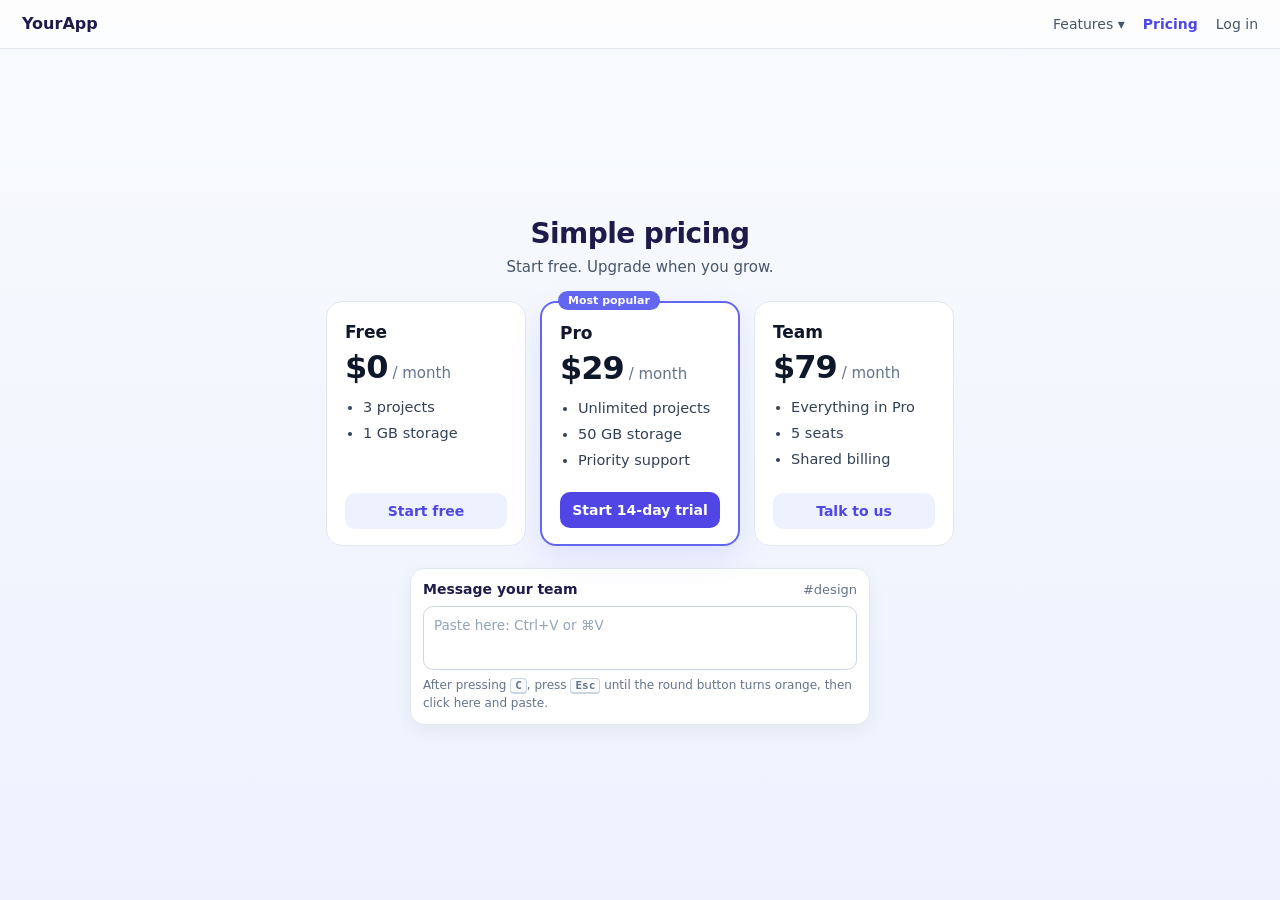
<file: site-src/playground.html>
<!doctype html>
<html lang="en"><meta charset="utf-8"><meta name="viewport" content="width=device-width,initial-scale=1">
<title>YourApp pricing</title>
<meta name="robots" content="noindex"> <!-- a made-up page for the install page's demo frame, not a page to find -->
<link rel="icon" href="data:,"> <!-- the made-up app has no icon; this stops a /favicon.ico request when it is opened on its own -->
<!-- The playground's made-up site. It is its own page, shown in a frame, so the tool runs on it and not on the install page. -->
<style>
  * { box-sizing: border-box; scrollbar-width: thin; scrollbar-color: #cbd5e1 transparent; }
  ::selection { background: #c2410c; color: #fff; } /* the site's orange, as on its other pages */
  [hidden] { display: none !important; } /* the http note sets display: flex, which would otherwise beat hidden */
  /* Thin scrollbars in this page's slate colours, like the rest of the site's. */
  ::-webkit-scrollbar { width: 8px; height: 8px; }
  ::-webkit-scrollbar-thumb { background: #cbd5e1; border-radius: 8px; } ::-webkit-scrollbar-thumb:hover { background: #94a3b8; }
  ::-webkit-scrollbar-track, ::-webkit-scrollbar-corner { background: transparent; }
  html, body { height: 100%; }
  body { margin: 0; font: 15px/1.5 system-ui, -apple-system, 'Segoe UI', sans-serif; color: #0f172a; background: linear-gradient(180deg, #f8fafc, #eef2ff);
         display: flex; flex-direction: column; }
  nav { display: flex; align-items: center; gap: 18px; padding: 12px 22px; font-size: 14px; color: #475569; border-bottom: 1px solid #e2e8f0; background: #ffffffb3; }
  nav b { color: #1e1b4b; font-size: 16px; margin-right: auto; }
  nav a { color: inherit; text-decoration: none; } nav a.on { color: #4f46e5; font-weight: 600; }
  /* A hover menu that closes when the pointer leaves: what Freeze is for. */
  .menu { position: relative; }
  .menu ul { display: none; position: absolute; left: -12px; top: 100%; z-index: 2; min-width: 160px; margin: 0; padding: 6px; list-style: none; font-size: 13.5px;
             background: #fff; border: 1px solid #e2e8f0; border-radius: 10px; box-shadow: 0 10px 24px #0f172a1f; }
  .menu:hover ul, .menu:focus-within ul { display: block; }
  .menu li { margin: 0; padding: 6px 10px; border-radius: 6px; } .menu li:hover { background: #eef2ff; color: #4f46e5; }
  main { flex: 1; display: grid; place-content: center; padding: 22px 22px 28px; text-align: center; }
  h1 { margin: 0; font: 800 28px/1.15 system-ui, sans-serif; letter-spacing: -.02em; color: #1e1b4b; }
  .sub { margin: 6px 0 22px; color: #475569; }
  /* Three plans, so Select several (B) has more than one thing to pick. */
  .plans { display: flex; flex-wrap: wrap; gap: 14px; justify-content: center; align-items: stretch; }
  .plan { position: relative; width: 200px; background: #fff; border: 1px solid #e2e8f0; border-radius: 16px; padding: 18px 18px 16px; text-align: left;
          display: flex; flex-direction: column; }
  .plan.pro { border: 2px solid #6366f1; box-shadow: 0 12px 30px #6366f122; }
  .badge { position: absolute; top: -12px; left: 16px; font: 700 11px system-ui, sans-serif; color: #fff; background: #6366f1; border-radius: 999px; padding: 3px 10px; }
  .name { font-size: 17px; }
  .price { margin: 6px 0 10px; font: 800 32px/1 system-ui, sans-serif; letter-spacing: -.03em; }
  .price span { font: 500 15px system-ui, sans-serif; color: #64748b; letter-spacing: 0; }
  ul { margin: 0 0 16px; flex: 1; padding-left: 18px; font-size: 14.5px; color: #334155; } li { margin: 4px 0; }
  .chat { width: 100%; max-width: 460px; margin: 22px auto 0; text-align: left; background: #fff; border: 1px solid #e2e8f0; border-radius: 14px; padding: 10px 12px 12px;
          box-shadow: 0 6px 18px #0f172a0d; }
  .chat-h { display: flex; justify-content: space-between; gap: 10px; align-items: baseline; margin: 0 0 6px; font-size: 13px; color: #64748b; }
  .chat-h b { color: #1e1b4b; font-size: 14px; }
  .msg { min-height: 64px; max-height: 150px; overflow: auto; border: 1px solid #cbd5e1; border-radius: 10px; padding: 8px 10px; font-size: 13.5px; outline: none; }
  .msg:focus { border-color: #6366f1; box-shadow: 0 0 0 3px #6366f126; }
  .msg:empty::before { content: 'Paste here: Ctrl+V or \2318 V'; color: #94a3b8; }
  .msg h3 { margin: 6px 0 2px; font-size: 15px; } .msg p { margin: 3px 0; } .msg img { max-width: 100%; height: auto; border-radius: 6px; }
  .hint { margin: 6px 0 0; font-size: 12px; color: #64748b; }
  kbd { font: 600 11px ui-monospace, monospace; border: 1px solid #cbd5e1; border-bottom-width: 2px; border-radius: 4px; padding: 0 4px; background: #f8fafc; }
  /* Only on a plain-http address: the bookmark cannot take pictures there, so only text can paste. */
  .pics { display: flex; gap: 8px; align-items: flex-start; margin: 8px 0 0; padding: 7px 10px; border-radius: 8px; font-size: 12.5px; line-height: 1.4; color: #92400e;
          background: #fffbeb; border: 1px solid #fde68a; }
  .pics svg { width: 15px; height: 15px; flex: none; margin-top: 1px; }
  .plan button { width: 100%; font: 650 14px system-ui, sans-serif; color: #4f46e5; background: #eef2ff; border: 0; border-radius: 10px; padding: 10px; cursor: pointer; }
  .plan.pro button { color: #fff; background: #4f46e5; }
</style>
<nav><b>YourApp</b><span class="menu"><a href="#">Features ▾</a><ul><li>Dashboards</li><li>Automations</li><li>Integrations</li></ul></span><a class="on" href="#">Pricing</a><a href="#">Log in</a></nav>
<main>
  <h1>Simple pricing</h1>
  <p class="sub">Start free. Upgrade when you grow.</p>
  <div class="plans">
    <div class="plan">
      <b class="name">Free</b>
      <p class="price">$0<span> / month</span></p>
      <ul><li>3 projects</li><li>1 GB storage</li></ul>
      <button type="button">Start free</button>
    </div>
    <div class="plan pro">
      <span class="badge">Most popular</span>
      <b class="name">Pro</b>
      <p class="price">$29<span> / month</span></p>
      <ul><li>Unlimited projects</li><li>50 GB storage</li><li>Priority support</li></ul>
      <button type="button">Start 14-day trial</button>
    </div>
    <div class="plan">
      <b class="name">Team</b>
      <p class="price">$79<span> / month</span></p>
      <ul><li>Everything in Pro</li><li>5 seats</li><li>Shared billing</li></ul>
      <button type="button">Talk to us</button>
    </div>
  </div>
  <!-- A chat composer stands for wherever a teammate pastes. The tool runs on this page, so a click here while commenting
       starts a comment: Esc, until the round button turns orange, switches the tool to browsing first. -->
  <section class="chat">
    <p class="chat-h"><b>Message your team</b><span>#design</span></p>
    <div class="msg" contenteditable="true" spellcheck="false" role="textbox" aria-multiline="true" aria-label="Message your team"></div>
    <p class="hint">After pressing <kbd>C</kbd>, press <kbd>Esc</kbd> until the round button turns orange, then click here and paste.</p>
    <p class="pics" hidden><svg viewBox="0 0 24 24" fill="none" stroke="currentColor" stroke-width="2" stroke-linecap="round"><circle cx="12" cy="12" r="9"/><path d="M12 11v5M12 8h.01"/></svg>
      <span>Pictures and Freeze work on the real (https) site; this test address only allows text.</span></p>
  </section>
</main>
<script>
  // Browsers let a page capture the screen only on https or localhost; on a plain-http test address the tool copies text only.
  document.querySelector('.pics').hidden = isSecureContext;
</script>
</html>
</file>
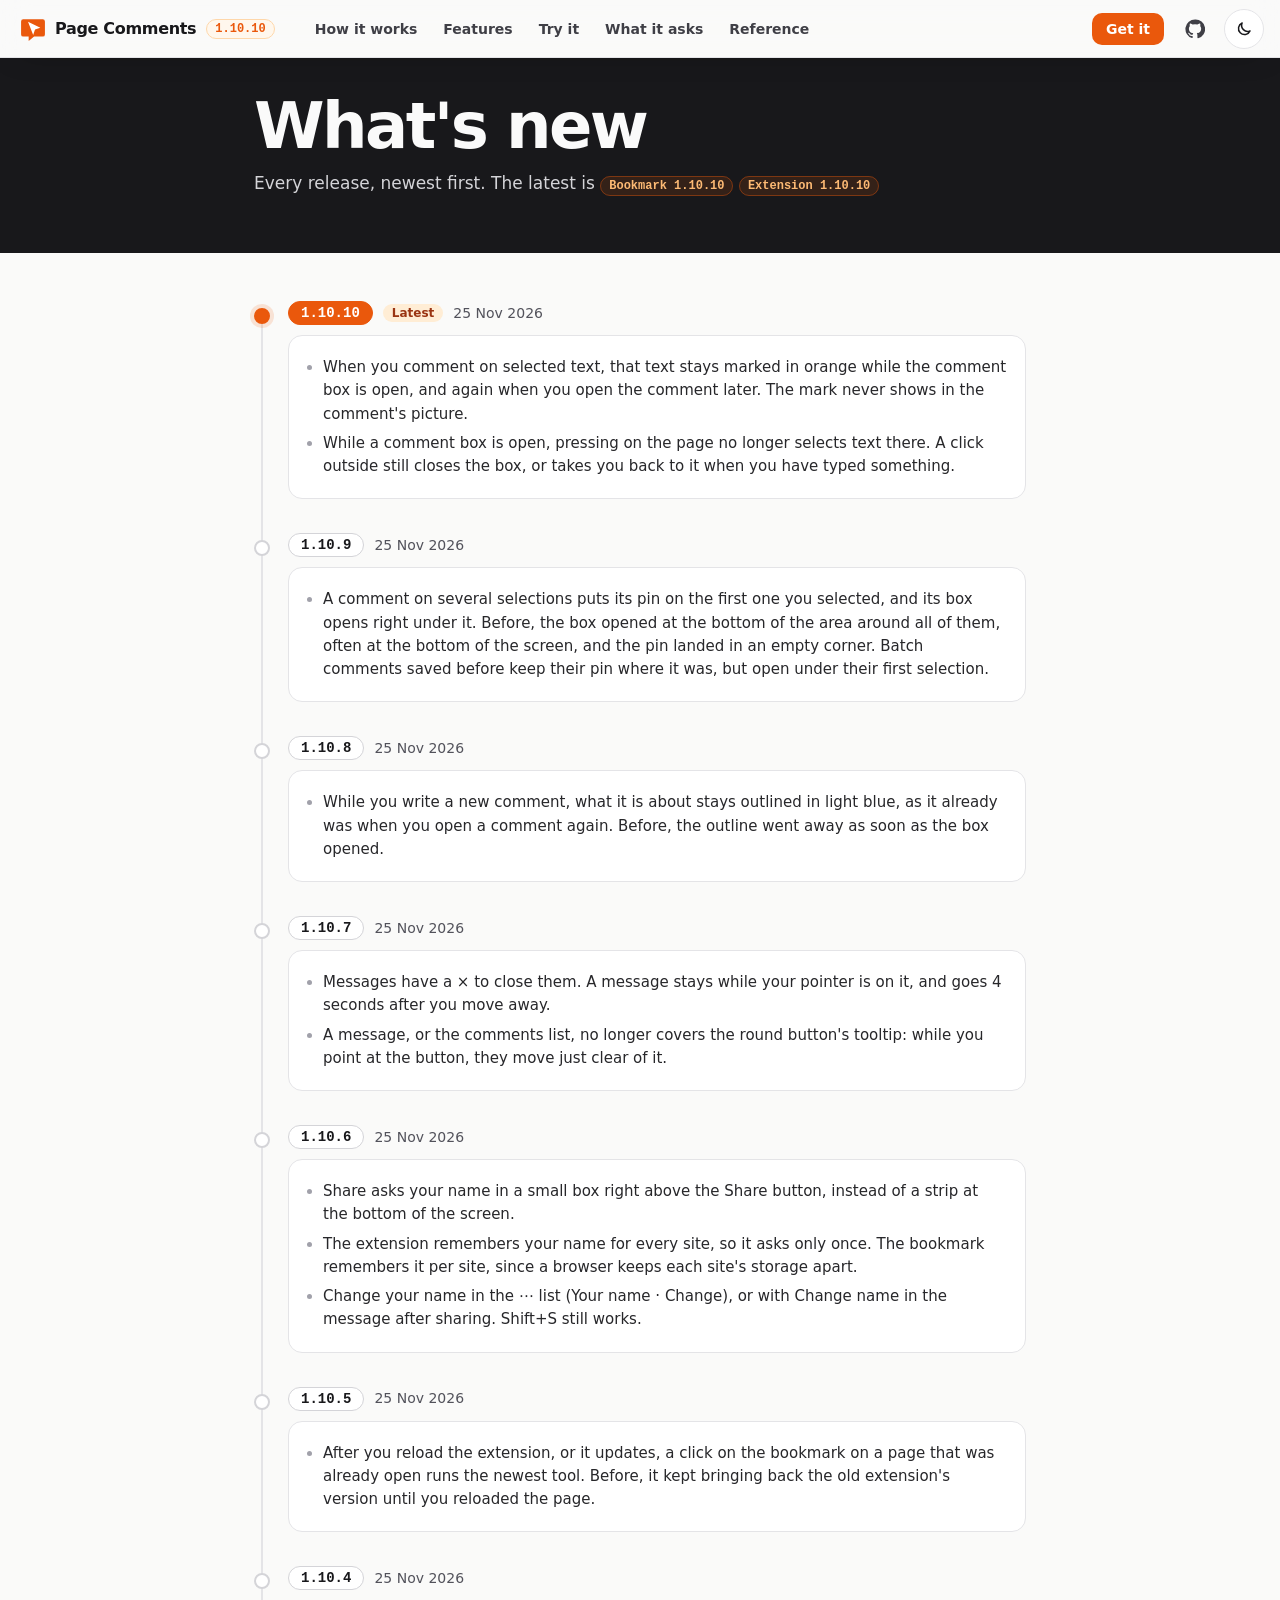
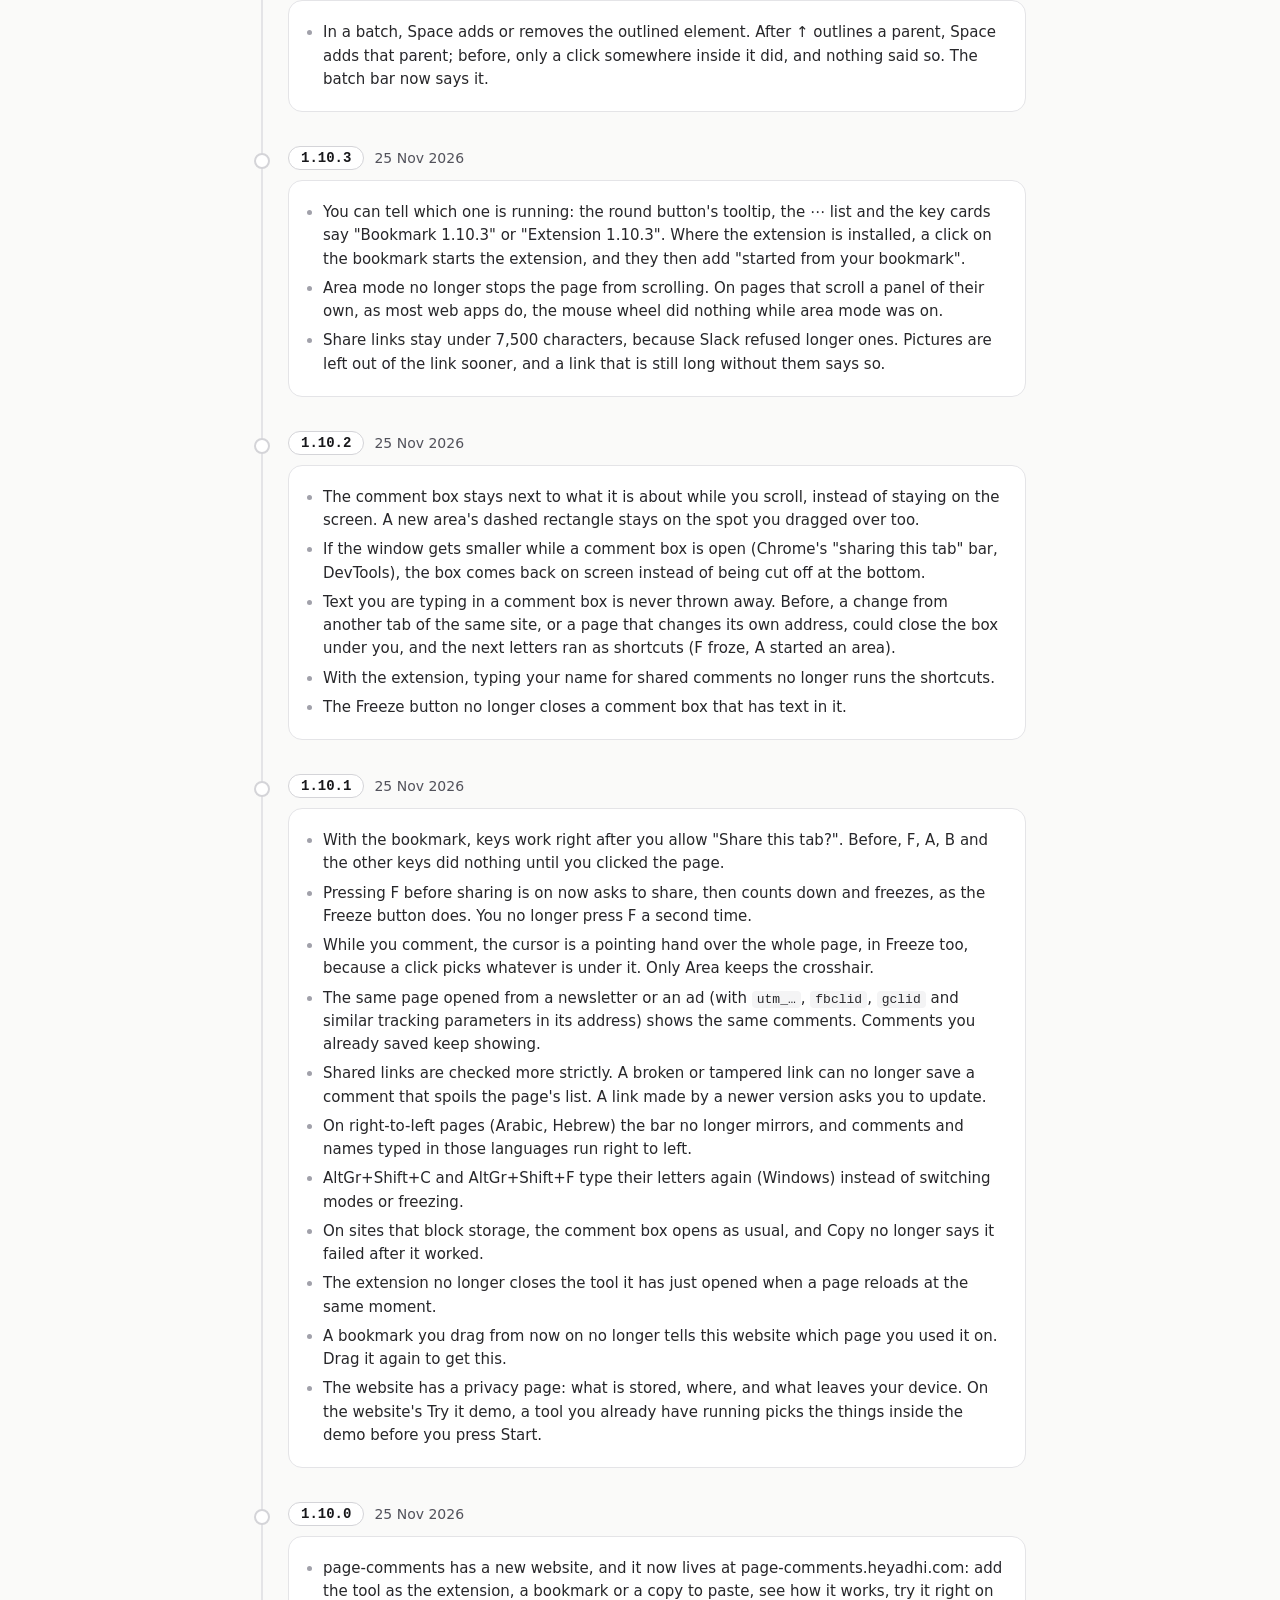
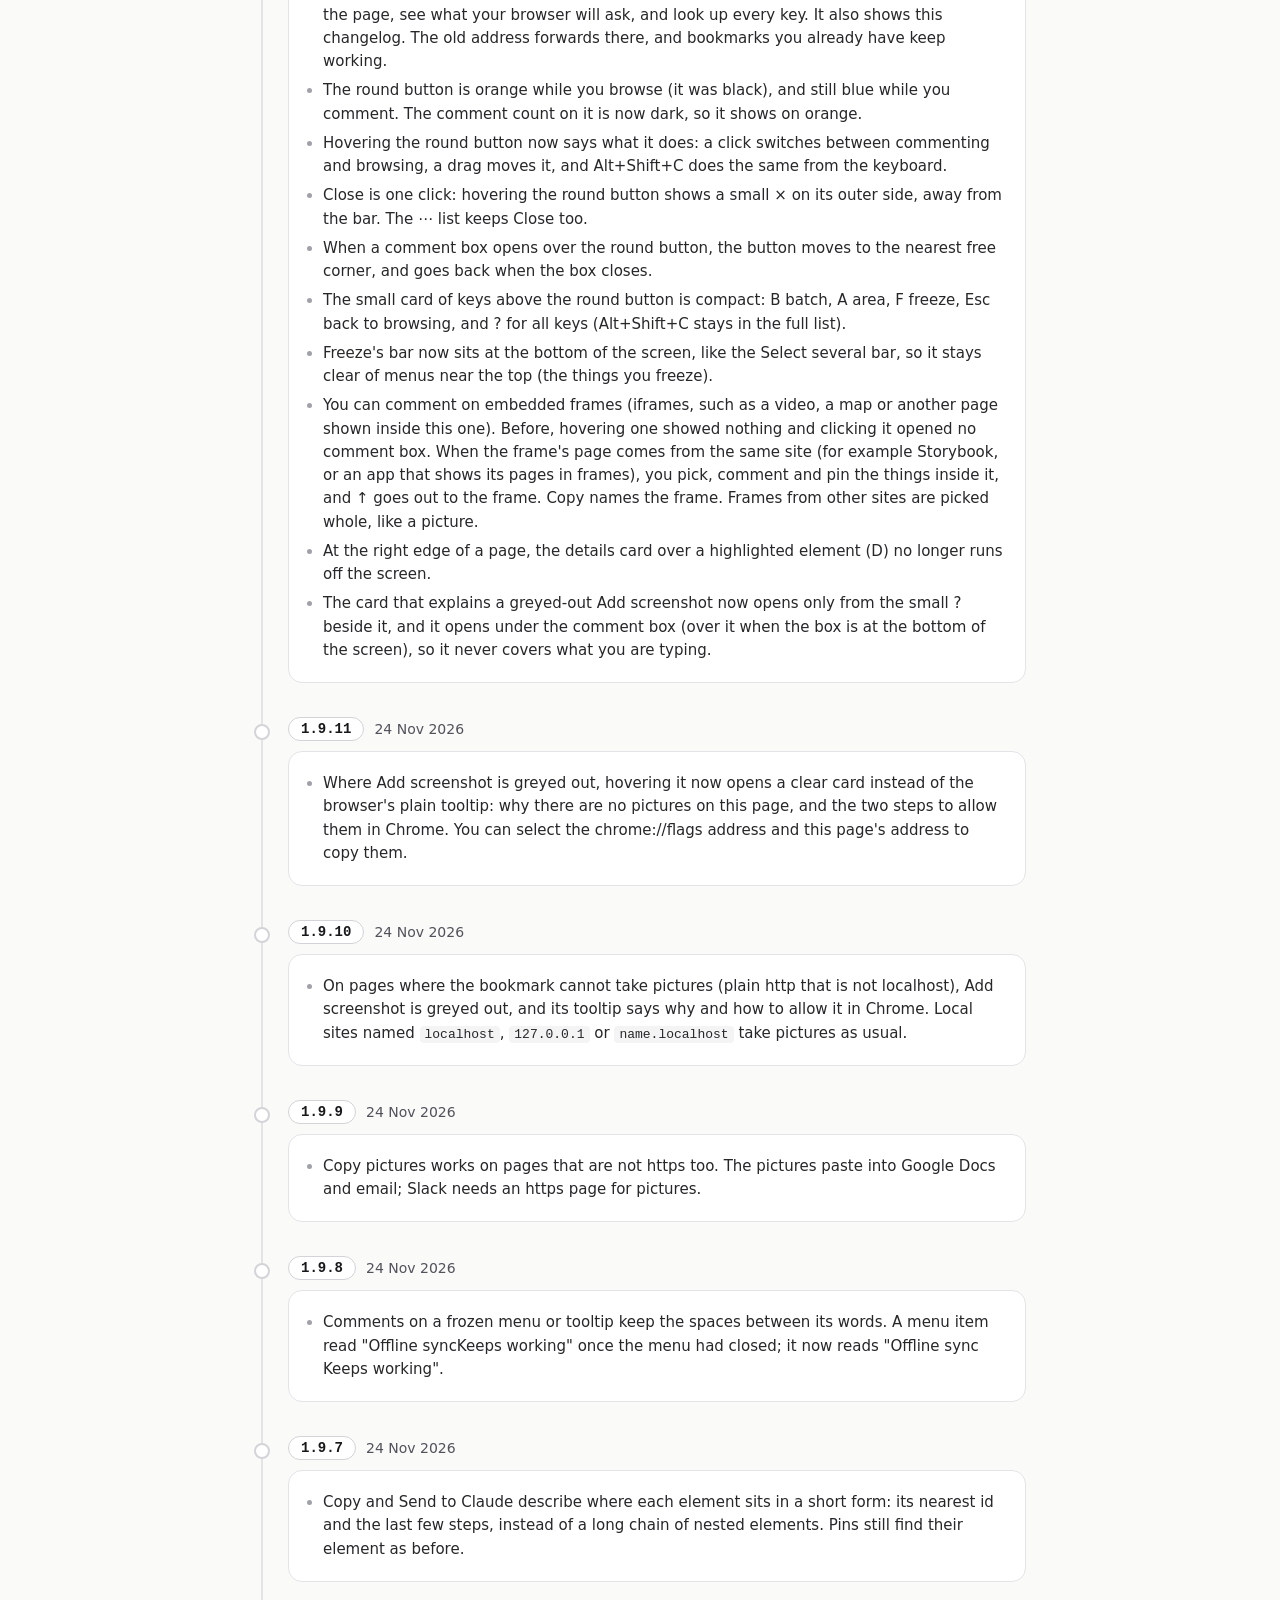
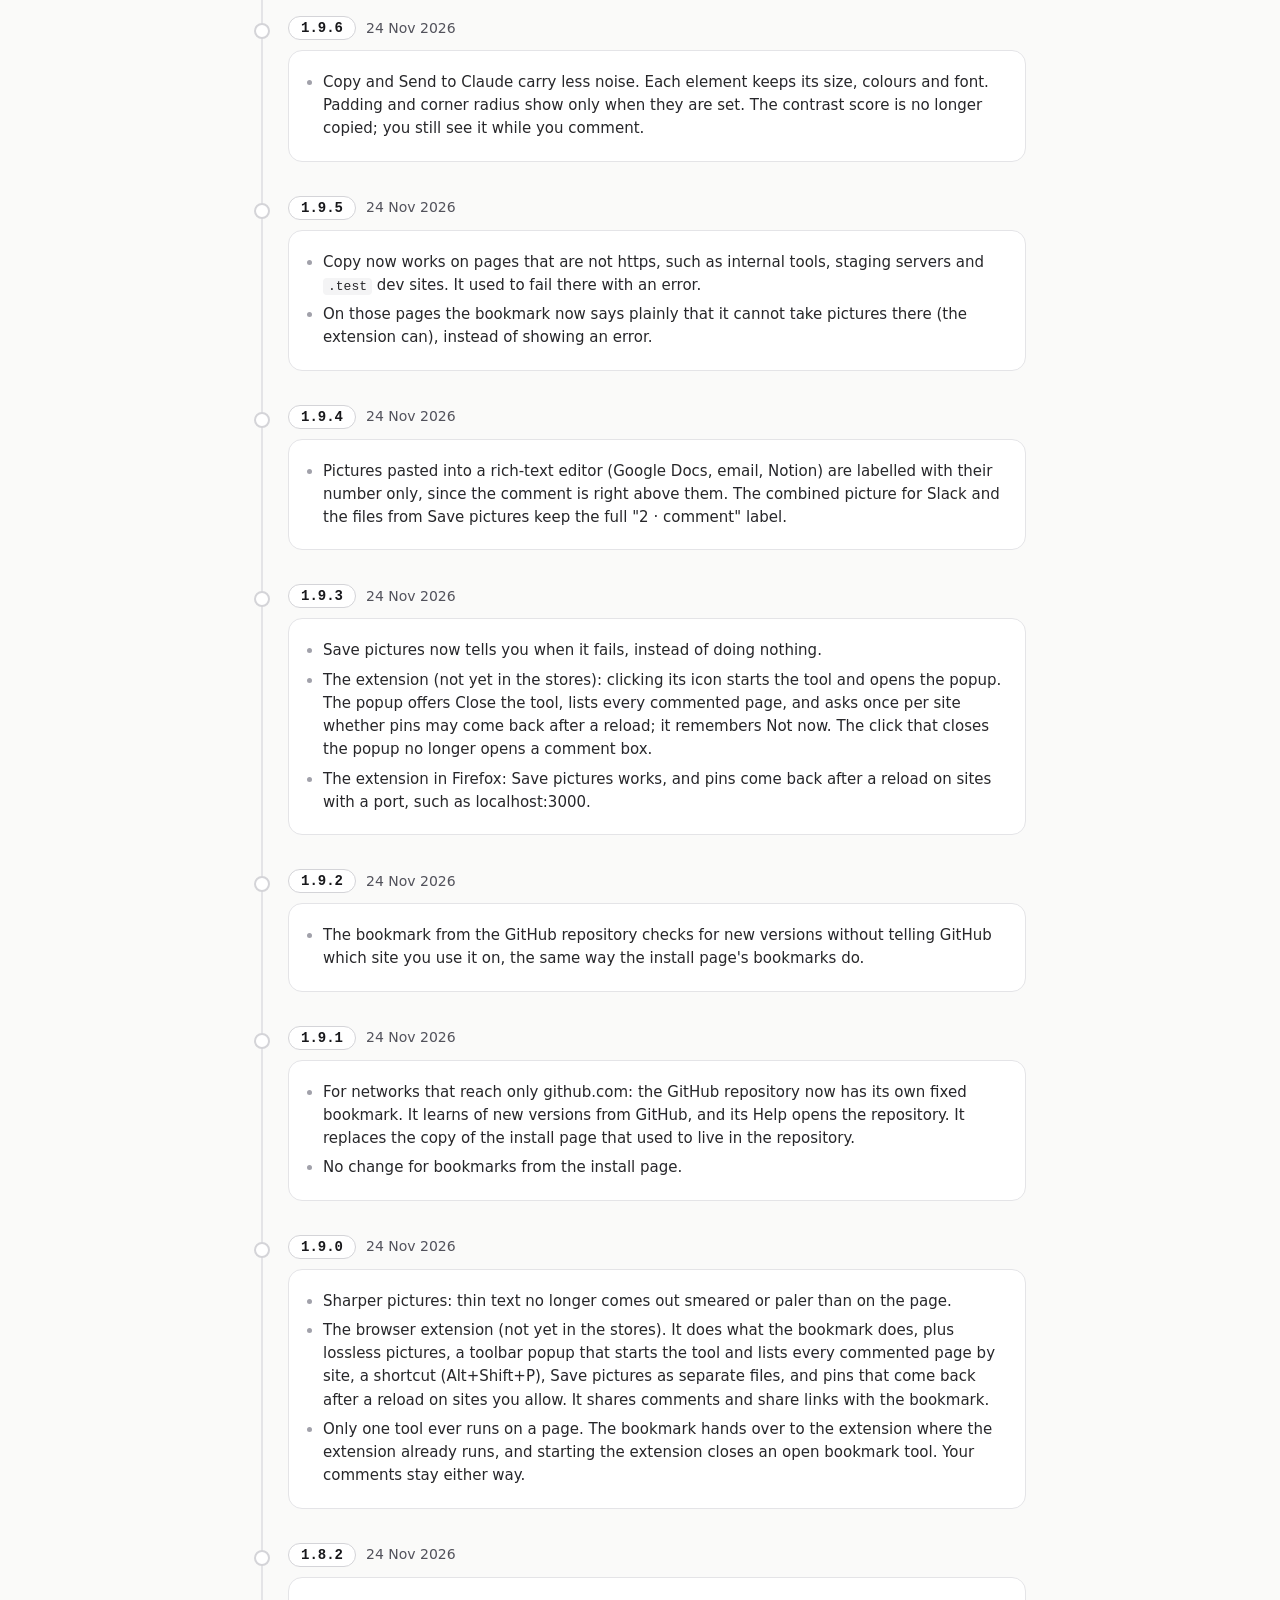
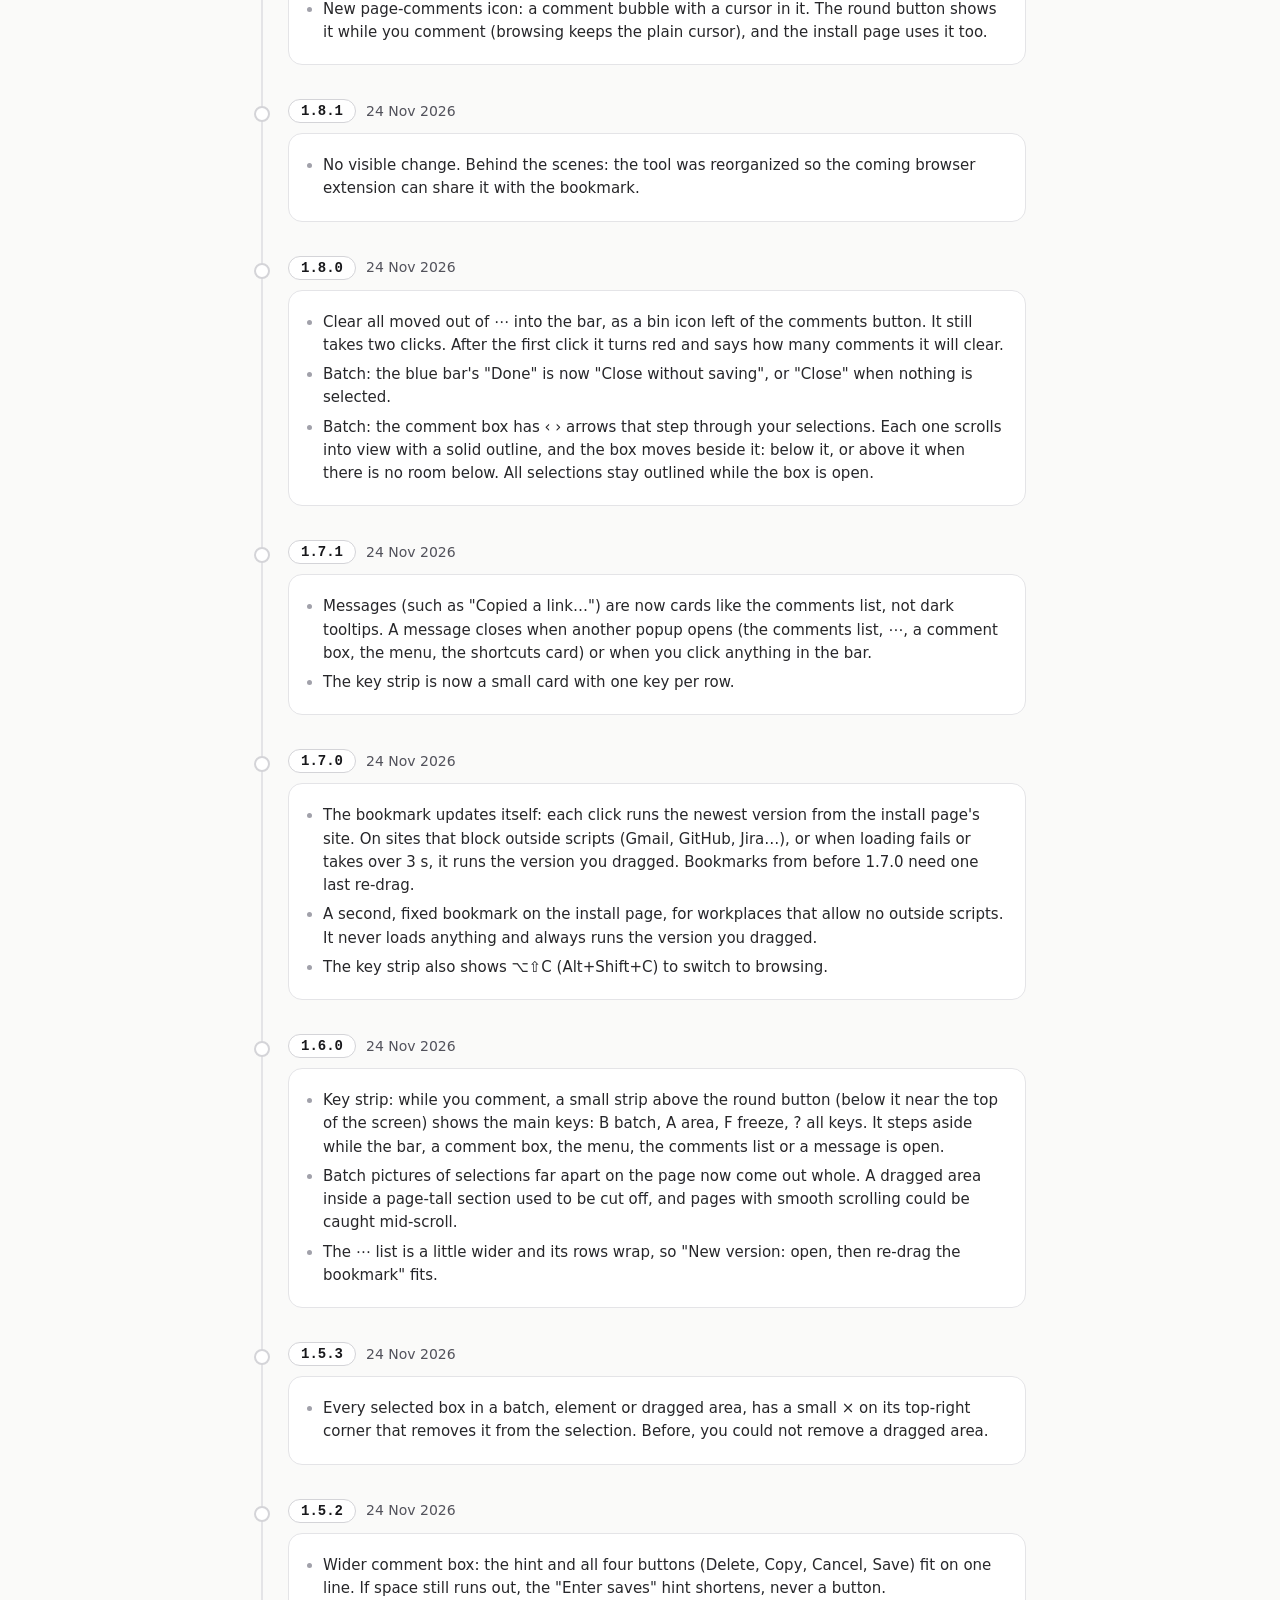
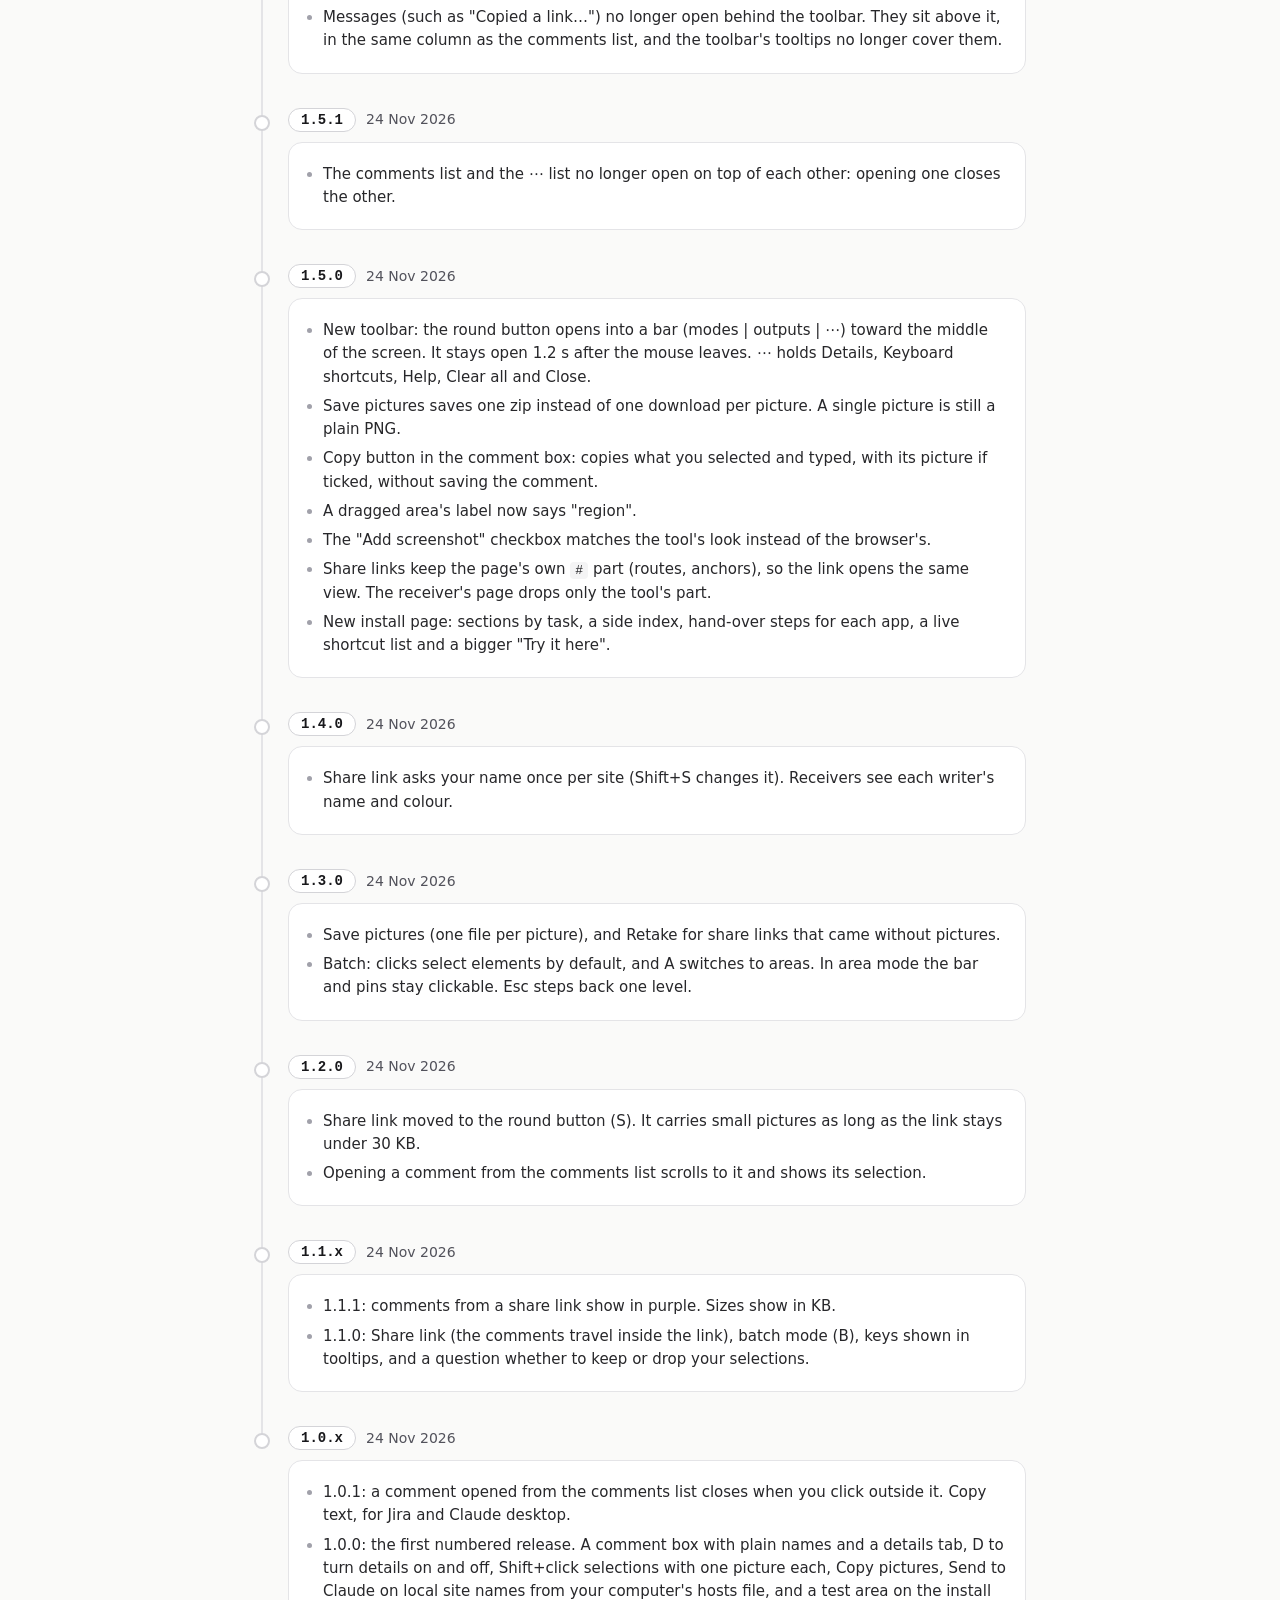
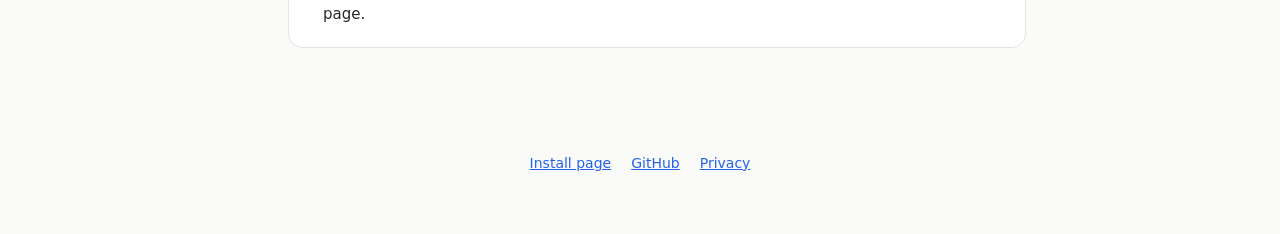
<file: site/changelog.html>
<!doctype html>
<html lang="en"><meta charset="utf-8"><meta name="viewport" content="width=device-width,initial-scale=1">
<title>What's new in Page Comments · Changelog</title>
<meta name="description" content="Release notes for Page Comments, the free tool for commenting on any web page: what changed in each version of the bookmarklet and the browser extension, newest first.">
<link rel="canonical" href="https://page-comments.heyadhi.com/changelog.html">
<meta name="theme-color" content="#18181b">
<script src="theme.js"></script>
<link rel="icon" href="favicon.ico" sizes="32x32">
<link rel="icon" href="img/icon.svg" type="image/svg+xml">
<link rel="apple-touch-icon" href="apple-touch-icon.png">
<link rel="manifest" href="site.webmanifest">
<meta property="og:type" content="website">
<meta property="og:site_name" content="Page Comments">
<meta property="og:title" content="What's new in Page Comments">
<meta property="og:description" content="Every Page Comments release, newest first: what changed in the bookmarklet and the browser extension.">
<meta property="og:url" content="https://page-comments.heyadhi.com/changelog.html">
<meta property="og:image" content="https://page-comments.heyadhi.com/img/og.png">
<meta property="og:image:type" content="image/png">
<meta property="og:image:width" content="1200">
<meta property="og:image:height" content="630">
<meta property="og:image:alt" content="Page Comments on a pricing page: numbered comment pins, the round button and its keys, beside the words: point at anything on a web page and say what should change.">
<meta name="twitter:card" content="summary_large_image">
<link rel="stylesheet" href="site.css">
<link rel="stylesheet" href="changelog.css">

<nav class="bnav always" aria-label="Site">
  <div class="bnav-in">
    <a class="bnav-brand" href="./"><img src="img/icon.svg" alt="">Page Comments</a>
    <a class="ver bnav-ver" href="#top" title="What's new">1.10.10</a>
    <button class="bnav-menu" type="button" aria-expanded="false" aria-controls="bnav-links"><span class="bnav-now">Sections</span><svg viewBox="0 0 24 24" fill="none" stroke="currentColor" stroke-width="2.5" stroke-linecap="round" stroke-linejoin="round"><path d="M6 9l6 6 6-6"/></svg></button>
    <div class="bnav-links" id="bnav-links"><a href="./#story">How it works</a><a href="./#features">Features</a><a href="./#play">Try it</a><a href="./#asks">What it asks</a><a href="./#ref">Reference</a></div>
    <div class="bnav-act"><a class="bnav-get home" href="./">Get it</a></div>
    <a class="bnav-gh" href="https://github.com/adhi14058/page-comments" aria-label="Page Comments on GitHub" title="GitHub"><svg viewBox="0 0 24 24" fill="currentColor" aria-hidden="true"><path d="M12 .5a11.5 11.5 0 0 0-3.64 22.41c.58.1.79-.25.79-.56v-2c-3.2.7-3.88-1.37-3.88-1.37-.52-1.33-1.28-1.68-1.28-1.68-1.04-.72.08-.7.08-.7 1.16.08 1.77 1.19 1.77 1.19 1.03 1.76 2.7 1.25 3.36.96.1-.75.4-1.25.73-1.54-2.55-.29-5.24-1.28-5.24-5.68 0-1.26.45-2.28 1.18-3.09-.12-.29-.51-1.46.11-3.04 0 0 .97-.31 3.17 1.18a11 11 0 0 1 5.77 0c2.2-1.49 3.17-1.18 3.17-1.18.62 1.58.23 2.75.11 3.04.74.81 1.18 1.83 1.18 3.09 0 4.41-2.69 5.38-5.26 5.67.41.36.78 1.06.78 2.14v3.17c0 .31.21.67.8.56A11.5 11.5 0 0 0 12 .5z"/></svg></a>
    <span class="bnav-theme-slot" aria-hidden="true"></span>
  </div>
</nav>
<header class="top" id="top">
  <div class="intro"><h1>What's new</h1><p>Every release, newest first. The latest is <span class="ver">Bookmark 1.10.10</span> <span class="ver">Extension 1.10.10</span></p></div>
</header>
<main class="log">
  <article class="rel" id="v1.10.10">
    <header><a class="pill" href="#v1.10.10">1.10.10</a><span class="latest">Latest</span><time datetime="2026-11-25">25 Nov 2026</time></header>
    <ul><li>When you comment on selected text, that text stays marked in orange while the comment box is open, and again when you open the comment later. The mark never shows in the comment's picture.</li><li>While a comment box is open, pressing on the page no longer selects text there. A click outside still closes the box, or takes you back to it when you have typed something.</li></ul>
  </article>
  <article class="rel" id="v1.10.9">
    <header><a class="pill" href="#v1.10.9">1.10.9</a><time datetime="2026-11-25">25 Nov 2026</time></header>
    <ul><li>A comment on several selections puts its pin on the first one you selected, and its box opens right under it. Before, the box opened at the bottom of the area around all of them, often at the bottom of the screen, and the pin landed in an empty corner. Batch comments saved before keep their pin where it was, but open under their first selection.</li></ul>
  </article>
  <article class="rel" id="v1.10.8">
    <header><a class="pill" href="#v1.10.8">1.10.8</a><time datetime="2026-11-25">25 Nov 2026</time></header>
    <ul><li>While you write a new comment, what it is about stays outlined in light blue, as it already was when you open a comment again. Before, the outline went away as soon as the box opened.</li></ul>
  </article>
  <article class="rel" id="v1.10.7">
    <header><a class="pill" href="#v1.10.7">1.10.7</a><time datetime="2026-11-25">25 Nov 2026</time></header>
    <ul><li>Messages have a × to close them. A message stays while your pointer is on it, and goes 4 seconds after you move away.</li><li>A message, or the comments list, no longer covers the round button's tooltip: while you point at the button, they move just clear of it.</li></ul>
  </article>
  <article class="rel" id="v1.10.6">
    <header><a class="pill" href="#v1.10.6">1.10.6</a><time datetime="2026-11-25">25 Nov 2026</time></header>
    <ul><li>Share asks your name in a small box right above the Share button, instead of a strip at the bottom of the screen.</li><li>The extension remembers your name for every site, so it asks only once. The bookmark remembers it per site, since a browser keeps each site's storage apart.</li><li>Change your name in the ⋯ list (Your name · Change), or with Change name in the message after sharing. Shift+S still works.</li></ul>
  </article>
  <article class="rel" id="v1.10.5">
    <header><a class="pill" href="#v1.10.5">1.10.5</a><time datetime="2026-11-25">25 Nov 2026</time></header>
    <ul><li>After you reload the extension, or it updates, a click on the bookmark on a page that was already open runs the newest tool. Before, it kept bringing back the old extension's version until you reloaded the page.</li></ul>
  </article>
  <article class="rel" id="v1.10.4">
    <header><a class="pill" href="#v1.10.4">1.10.4</a><time datetime="2026-11-25">25 Nov 2026</time></header>
    <ul><li>In a batch, Space adds or removes the outlined element. After ↑ outlines a parent, Space adds that parent; before, only a click somewhere inside it did, and nothing said so. The batch bar now says it.</li></ul>
  </article>
  <article class="rel" id="v1.10.3">
    <header><a class="pill" href="#v1.10.3">1.10.3</a><time datetime="2026-11-25">25 Nov 2026</time></header>
    <ul><li>You can tell which one is running: the round button's tooltip, the ⋯ list and the key cards say "Bookmark 1.10.3" or "Extension 1.10.3". Where the extension is installed, a click on the bookmark starts the extension, and they then add "started from your bookmark".</li><li>Area mode no longer stops the page from scrolling. On pages that scroll a panel of their own, as most web apps do, the mouse wheel did nothing while area mode was on.</li><li>Share links stay under 7,500 characters, because Slack refused longer ones. Pictures are left out of the link sooner, and a link that is still long without them says so.</li></ul>
  </article>
  <article class="rel" id="v1.10.2">
    <header><a class="pill" href="#v1.10.2">1.10.2</a><time datetime="2026-11-25">25 Nov 2026</time></header>
    <ul><li>The comment box stays next to what it is about while you scroll, instead of staying on the screen. A new area's dashed rectangle stays on the spot you dragged over too.</li><li>If the window gets smaller while a comment box is open (Chrome's "sharing this tab" bar, DevTools), the box comes back on screen instead of being cut off at the bottom.</li><li>Text you are typing in a comment box is never thrown away. Before, a change from another tab of the same site, or a page that changes its own address, could close the box under you, and the next letters ran as shortcuts (F froze, A started an area).</li><li>With the extension, typing your name for shared comments no longer runs the shortcuts.</li><li>The Freeze button no longer closes a comment box that has text in it.</li></ul>
  </article>
  <article class="rel" id="v1.10.1">
    <header><a class="pill" href="#v1.10.1">1.10.1</a><time datetime="2026-11-25">25 Nov 2026</time></header>
    <ul><li>With the bookmark, keys work right after you allow "Share this tab?". Before, F, A, B and the other keys did nothing until you clicked the page.</li><li>Pressing F before sharing is on now asks to share, then counts down and freezes, as the Freeze button does. You no longer press F a second time.</li><li>While you comment, the cursor is a pointing hand over the whole page, in Freeze too, because a click picks whatever is under it. Only Area keeps the crosshair.</li><li>The same page opened from a newsletter or an ad (with <code>utm_…</code>, <code>fbclid</code>, <code>gclid</code> and similar tracking parameters in its address) shows the same comments. Comments you already saved keep showing.</li><li>Shared links are checked more strictly. A broken or tampered link can no longer save a comment that spoils the page's list. A link made by a newer version asks you to update.</li><li>On right-to-left pages (Arabic, Hebrew) the bar no longer mirrors, and comments and names typed in those languages run right to left.</li><li>AltGr+Shift+C and AltGr+Shift+F type their letters again (Windows) instead of switching modes or freezing.</li><li>On sites that block storage, the comment box opens as usual, and Copy no longer says it failed after it worked.</li><li>The extension no longer closes the tool it has just opened when a page reloads at the same moment.</li><li>A bookmark you drag from now on no longer tells this website which page you used it on. Drag it again to get this.</li><li>The website has a privacy page: what is stored, where, and what leaves your device. On the website's Try it demo, a tool you already have running picks the things inside the demo before you press Start.</li></ul>
  </article>
  <article class="rel" id="v1.10.0">
    <header><a class="pill" href="#v1.10.0">1.10.0</a><time datetime="2026-11-25">25 Nov 2026</time></header>
    <ul><li>page-comments has a new website, and it now lives at page-comments.heyadhi.com: add the tool as the extension, a bookmark or a copy to paste, see how it works, try it right on the page, see what your browser will ask, and look up every key. It also shows this changelog. The old address forwards there, and bookmarks you already have keep working.</li><li>The round button is orange while you browse (it was black), and still blue while you comment. The comment count on it is now dark, so it shows on orange.</li><li>Hovering the round button now says what it does: a click switches between commenting and browsing, a drag moves it, and Alt+Shift+C does the same from the keyboard.</li><li>Close is one click: hovering the round button shows a small × on its outer side, away from the bar. The ⋯ list keeps Close too.</li><li>When a comment box opens over the round button, the button moves to the nearest free corner, and goes back when the box closes.</li><li>The small card of keys above the round button is compact: B batch, A area, F freeze, Esc back to browsing, and ? for all keys (Alt+Shift+C stays in the full list).</li><li>Freeze's bar now sits at the bottom of the screen, like the Select several bar, so it stays clear of menus near the top (the things you freeze).</li><li>You can comment on embedded frames (iframes, such as a video, a map or another page shown inside this one). Before, hovering one showed nothing and clicking it opened no comment box. When the frame's page comes from the same site (for example Storybook, or an app that shows its pages in frames), you pick, comment and pin the things inside it, and ↑ goes out to the frame. Copy names the frame. Frames from other sites are picked whole, like a picture.</li><li>At the right edge of a page, the details card over a highlighted element (D) no longer runs off the screen.</li><li>The card that explains a greyed-out Add screenshot now opens only from the small ? beside it, and it opens under the comment box (over it when the box is at the bottom of the screen), so it never covers what you are typing.</li></ul>
  </article>
  <article class="rel" id="v1.9.11">
    <header><a class="pill" href="#v1.9.11">1.9.11</a><time datetime="2026-11-24">24 Nov 2026</time></header>
    <ul><li>Where Add screenshot is greyed out, hovering it now opens a clear card instead of the browser's plain tooltip: why there are no pictures on this page, and the two steps to allow them in Chrome. You can select the chrome://flags address and this page's address to copy them.</li></ul>
  </article>
  <article class="rel" id="v1.9.10">
    <header><a class="pill" href="#v1.9.10">1.9.10</a><time datetime="2026-11-24">24 Nov 2026</time></header>
    <ul><li>On pages where the bookmark cannot take pictures (plain http that is not localhost), Add screenshot is greyed out, and its tooltip says why and how to allow it in Chrome. Local sites named <code>localhost</code>, <code>127.0.0.1</code> or <code>name.localhost</code> take pictures as usual.</li></ul>
  </article>
  <article class="rel" id="v1.9.9">
    <header><a class="pill" href="#v1.9.9">1.9.9</a><time datetime="2026-11-24">24 Nov 2026</time></header>
    <ul><li>Copy pictures works on pages that are not https too. The pictures paste into Google Docs and email; Slack needs an https page for pictures.</li></ul>
  </article>
  <article class="rel" id="v1.9.8">
    <header><a class="pill" href="#v1.9.8">1.9.8</a><time datetime="2026-11-24">24 Nov 2026</time></header>
    <ul><li>Comments on a frozen menu or tooltip keep the spaces between its words. A menu item read "Offline syncKeeps working" once the menu had closed; it now reads "Offline sync Keeps working".</li></ul>
  </article>
  <article class="rel" id="v1.9.7">
    <header><a class="pill" href="#v1.9.7">1.9.7</a><time datetime="2026-11-24">24 Nov 2026</time></header>
    <ul><li>Copy and Send to Claude describe where each element sits in a short form: its nearest id and the last few steps, instead of a long chain of nested elements. Pins still find their element as before.</li></ul>
  </article>
  <article class="rel" id="v1.9.6">
    <header><a class="pill" href="#v1.9.6">1.9.6</a><time datetime="2026-11-24">24 Nov 2026</time></header>
    <ul><li>Copy and Send to Claude carry less noise. Each element keeps its size, colours and font. Padding and corner radius show only when they are set. The contrast score is no longer copied; you still see it while you comment.</li></ul>
  </article>
  <article class="rel" id="v1.9.5">
    <header><a class="pill" href="#v1.9.5">1.9.5</a><time datetime="2026-11-24">24 Nov 2026</time></header>
    <ul><li>Copy now works on pages that are not https, such as internal tools, staging servers and <code>.test</code> dev sites. It used to fail there with an error.</li><li>On those pages the bookmark now says plainly that it cannot take pictures there (the extension can), instead of showing an error.</li></ul>
  </article>
  <article class="rel" id="v1.9.4">
    <header><a class="pill" href="#v1.9.4">1.9.4</a><time datetime="2026-11-24">24 Nov 2026</time></header>
    <ul><li>Pictures pasted into a rich-text editor (Google Docs, email, Notion) are labelled with their number only, since the comment is right above them. The combined picture for Slack and the files from Save pictures keep the full "2 · comment" label.</li></ul>
  </article>
  <article class="rel" id="v1.9.3">
    <header><a class="pill" href="#v1.9.3">1.9.3</a><time datetime="2026-11-24">24 Nov 2026</time></header>
    <ul><li>Save pictures now tells you when it fails, instead of doing nothing.</li><li>The extension (not yet in the stores): clicking its icon starts the tool and opens the popup. The popup offers Close the tool, lists every commented page, and asks once per site whether pins may come back after a reload; it remembers Not now. The click that closes the popup no longer opens a comment box.</li><li>The extension in Firefox: Save pictures works, and pins come back after a reload on sites with a port, such as localhost:3000.</li></ul>
  </article>
  <article class="rel" id="v1.9.2">
    <header><a class="pill" href="#v1.9.2">1.9.2</a><time datetime="2026-11-24">24 Nov 2026</time></header>
    <ul><li>The bookmark from the GitHub repository checks for new versions without telling GitHub which site you use it on, the same way the install page's bookmarks do.</li></ul>
  </article>
  <article class="rel" id="v1.9.1">
    <header><a class="pill" href="#v1.9.1">1.9.1</a><time datetime="2026-11-24">24 Nov 2026</time></header>
    <ul><li>For networks that reach only github.com: the GitHub repository now has its own fixed bookmark. It learns of new versions from GitHub, and its Help opens the repository. It replaces the copy of the install page that used to live in the repository.</li><li>No change for bookmarks from the install page.</li></ul>
  </article>
  <article class="rel" id="v1.9.0">
    <header><a class="pill" href="#v1.9.0">1.9.0</a><time datetime="2026-11-24">24 Nov 2026</time></header>
    <ul><li>Sharper pictures: thin text no longer comes out smeared or paler than on the page.</li><li>The browser extension (not yet in the stores). It does what the bookmark does, plus lossless pictures, a toolbar popup that starts the tool and lists every commented page by site, a shortcut (Alt+Shift+P), Save pictures as separate files, and pins that come back after a reload on sites you allow. It shares comments and share links with the bookmark.</li><li>Only one tool ever runs on a page. The bookmark hands over to the extension where the extension already runs, and starting the extension closes an open bookmark tool. Your comments stay either way.</li></ul>
  </article>
  <article class="rel" id="v1.8.2">
    <header><a class="pill" href="#v1.8.2">1.8.2</a><time datetime="2026-11-24">24 Nov 2026</time></header>
    <ul><li>New page-comments icon: a comment bubble with a cursor in it. The round button shows it while you comment (browsing keeps the plain cursor), and the install page uses it too.</li></ul>
  </article>
  <article class="rel" id="v1.8.1">
    <header><a class="pill" href="#v1.8.1">1.8.1</a><time datetime="2026-11-24">24 Nov 2026</time></header>
    <ul><li>No visible change. Behind the scenes: the tool was reorganized so the coming browser extension can share it with the bookmark.</li></ul>
  </article>
  <article class="rel" id="v1.8.0">
    <header><a class="pill" href="#v1.8.0">1.8.0</a><time datetime="2026-11-24">24 Nov 2026</time></header>
    <ul><li>Clear all moved out of ⋯ into the bar, as a bin icon left of the comments button. It still takes two clicks. After the first click it turns red and says how many comments it will clear.</li><li>Batch: the blue bar's "Done" is now "Close without saving", or "Close" when nothing is selected.</li><li>Batch: the comment box has ‹ › arrows that step through your selections. Each one scrolls into view with a solid outline, and the box moves beside it: below it, or above it when there is no room below. All selections stay outlined while the box is open.</li></ul>
  </article>
  <article class="rel" id="v1.7.1">
    <header><a class="pill" href="#v1.7.1">1.7.1</a><time datetime="2026-11-24">24 Nov 2026</time></header>
    <ul><li>Messages (such as "Copied a link…") are now cards like the comments list, not dark tooltips. A message closes when another popup opens (the comments list, ⋯, a comment box, the menu, the shortcuts card) or when you click anything in the bar.</li><li>The key strip is now a small card with one key per row.</li></ul>
  </article>
  <article class="rel" id="v1.7.0">
    <header><a class="pill" href="#v1.7.0">1.7.0</a><time datetime="2026-11-24">24 Nov 2026</time></header>
    <ul><li>The bookmark updates itself: each click runs the newest version from the install page's site. On sites that block outside scripts (Gmail, GitHub, Jira…), or when loading fails or takes over 3 s, it runs the version you dragged. Bookmarks from before 1.7.0 need one last re-drag.</li><li>A second, fixed bookmark on the install page, for workplaces that allow no outside scripts. It never loads anything and always runs the version you dragged.</li><li>The key strip also shows ⌥⇧C (Alt+Shift+C) to switch to browsing.</li></ul>
  </article>
  <article class="rel" id="v1.6.0">
    <header><a class="pill" href="#v1.6.0">1.6.0</a><time datetime="2026-11-24">24 Nov 2026</time></header>
    <ul><li>Key strip: while you comment, a small strip above the round button (below it near the top of the screen) shows the main keys: B batch, A area, F freeze, ? all keys. It steps aside while the bar, a comment box, the menu, the comments list or a message is open.</li><li>Batch pictures of selections far apart on the page now come out whole. A dragged area inside a page-tall section used to be cut off, and pages with smooth scrolling could be caught mid-scroll.</li><li>The ⋯ list is a little wider and its rows wrap, so "New version: open, then re-drag the bookmark" fits.</li></ul>
  </article>
  <article class="rel" id="v1.5.3">
    <header><a class="pill" href="#v1.5.3">1.5.3</a><time datetime="2026-11-24">24 Nov 2026</time></header>
    <ul><li>Every selected box in a batch, element or dragged area, has a small × on its top-right corner that removes it from the selection. Before, you could not remove a dragged area.</li></ul>
  </article>
  <article class="rel" id="v1.5.2">
    <header><a class="pill" href="#v1.5.2">1.5.2</a><time datetime="2026-11-24">24 Nov 2026</time></header>
    <ul><li>Wider comment box: the hint and all four buttons (Delete, Copy, Cancel, Save) fit on one line. If space still runs out, the "Enter saves" hint shortens, never a button.</li><li>Messages (such as "Copied a link…") no longer open behind the toolbar. They sit above it, in the same column as the comments list, and the toolbar's tooltips no longer cover them.</li></ul>
  </article>
  <article class="rel" id="v1.5.1">
    <header><a class="pill" href="#v1.5.1">1.5.1</a><time datetime="2026-11-24">24 Nov 2026</time></header>
    <ul><li>The comments list and the ⋯ list no longer open on top of each other: opening one closes the other.</li></ul>
  </article>
  <article class="rel" id="v1.5.0">
    <header><a class="pill" href="#v1.5.0">1.5.0</a><time datetime="2026-11-24">24 Nov 2026</time></header>
    <ul><li>New toolbar: the round button opens into a bar (modes | outputs | ⋯) toward the middle of the screen. It stays open 1.2 s after the mouse leaves. ⋯ holds Details, Keyboard shortcuts, Help, Clear all and Close.</li><li>Save pictures saves one zip instead of one download per picture. A single picture is still a plain PNG.</li><li>Copy button in the comment box: copies what you selected and typed, with its picture if ticked, without saving the comment.</li><li>A dragged area's label now says "region".</li><li>The "Add screenshot" checkbox matches the tool's look instead of the browser's.</li><li>Share links keep the page's own <code>#</code> part (routes, anchors), so the link opens the same view. The receiver's page drops only the tool's part.</li><li>New install page: sections by task, a side index, hand-over steps for each app, a live shortcut list and a bigger "Try it here".</li></ul>
  </article>
  <article class="rel" id="v1.4.0">
    <header><a class="pill" href="#v1.4.0">1.4.0</a><time datetime="2026-11-24">24 Nov 2026</time></header>
    <ul><li>Share link asks your name once per site (Shift+S changes it). Receivers see each writer's name and colour.</li></ul>
  </article>
  <article class="rel" id="v1.3.0">
    <header><a class="pill" href="#v1.3.0">1.3.0</a><time datetime="2026-11-24">24 Nov 2026</time></header>
    <ul><li>Save pictures (one file per picture), and Retake for share links that came without pictures.</li><li>Batch: clicks select elements by default, and A switches to areas. In area mode the bar and pins stay clickable. Esc steps back one level.</li></ul>
  </article>
  <article class="rel" id="v1.2.0">
    <header><a class="pill" href="#v1.2.0">1.2.0</a><time datetime="2026-11-24">24 Nov 2026</time></header>
    <ul><li>Share link moved to the round button (S). It carries small pictures as long as the link stays under 30 KB.</li><li>Opening a comment from the comments list scrolls to it and shows its selection.</li></ul>
  </article>
  <article class="rel" id="v1.1.x">
    <header><a class="pill" href="#v1.1.x">1.1.x</a><time datetime="2026-11-24">24 Nov 2026</time></header>
    <ul><li>1.1.1: comments from a share link show in purple. Sizes show in KB.</li><li>1.1.0: Share link (the comments travel inside the link), batch mode (B), keys shown in tooltips, and a question whether to keep or drop your selections.</li></ul>
  </article>
  <article class="rel" id="v1.0.x">
    <header><a class="pill" href="#v1.0.x">1.0.x</a><time datetime="2026-11-24">24 Nov 2026</time></header>
    <ul><li>1.0.1: a comment opened from the comments list closes when you click outside it. Copy text, for Jira and Claude desktop.</li><li>1.0.0: the first numbered release. A comment box with plain names and a details tab, D to turn details on and off, Shift+click selections with one picture each, Copy pictures, Send to Claude on local site names from your computer's hosts file, and a test area on the install page.</li></ul>
  </article>
</main>
<footer><a href="./">Install page</a><a href="https://github.com/adhi14058/page-comments">GitHub</a><a href="privacy.html">Privacy</a></footer>
<a class="goup" href="#top" aria-label="Back to the top" title="Back to the top"><svg viewBox="0 0 24 24" fill="none" stroke="currentColor" stroke-width="2.5" stroke-linecap="round" stroke-linejoin="round" aria-hidden="true"><path d="M12 19V5M5 12l7-7 7 7"/></svg></a>
<script src="nav.js"></script>
</html>
</file>
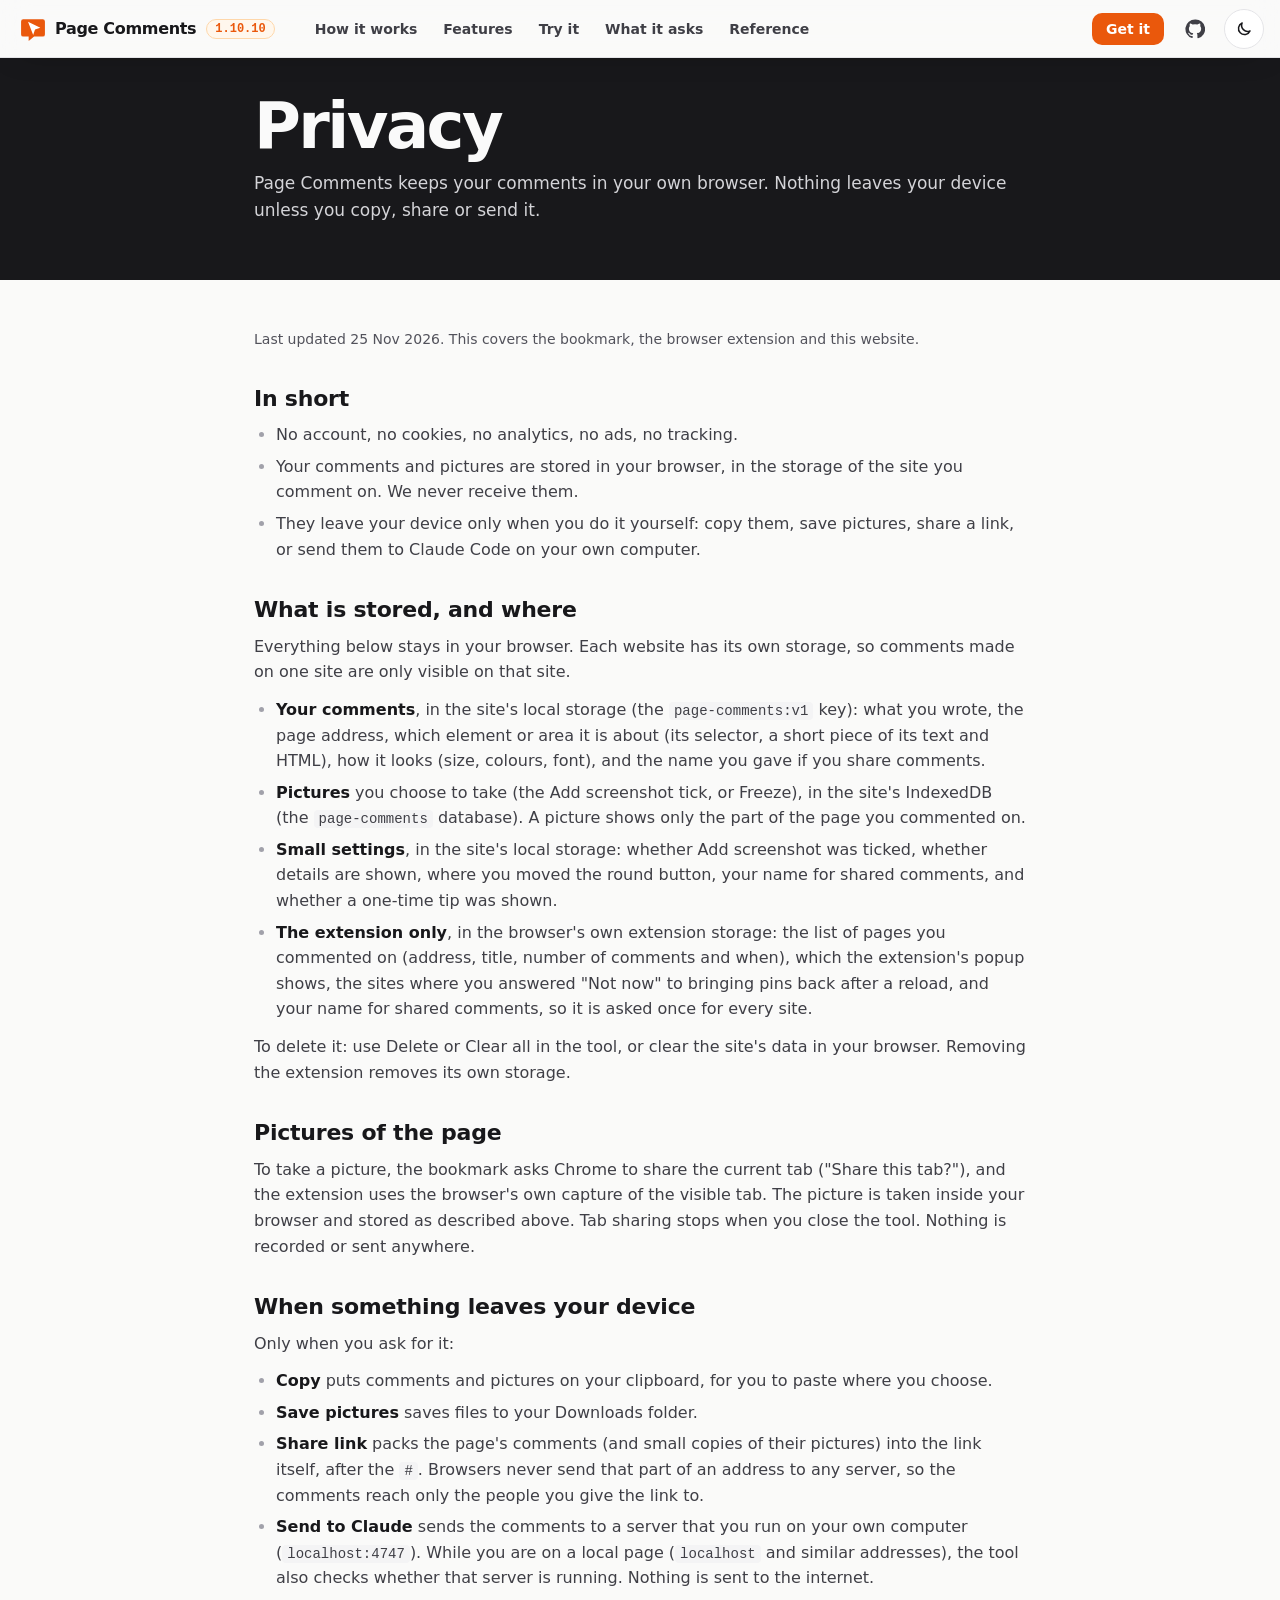
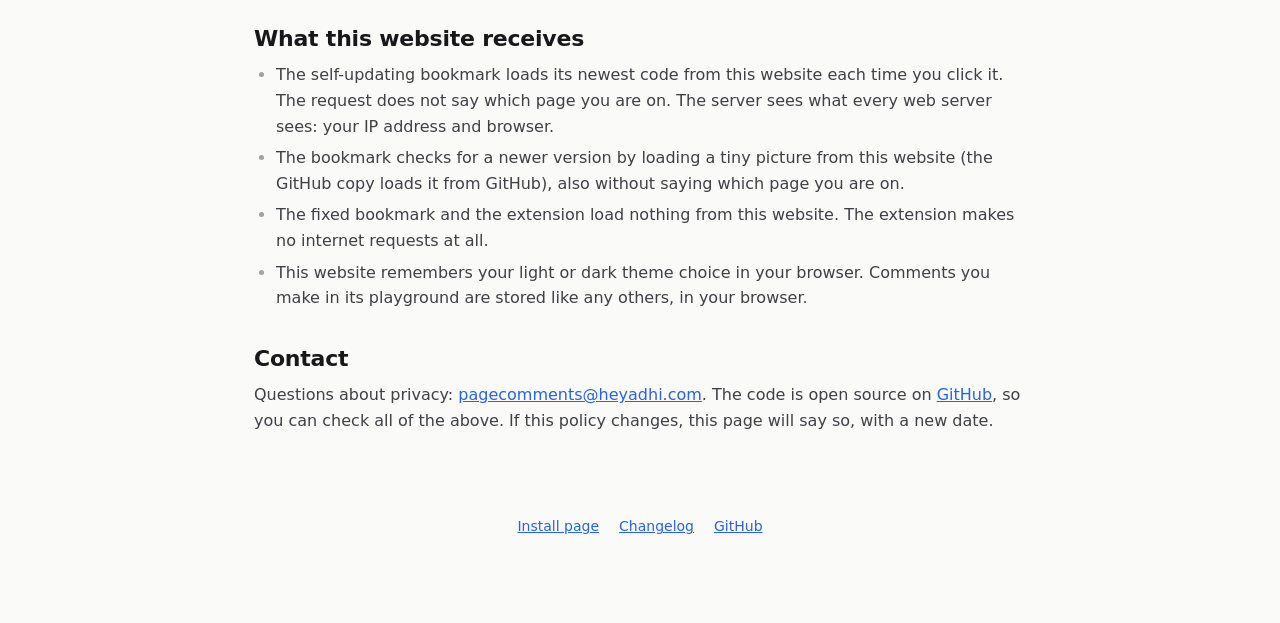
<file: site/privacy.html>
<!doctype html>
<html lang="en"><meta charset="utf-8"><meta name="viewport" content="width=device-width,initial-scale=1">
<title>Privacy policy · Page Comments</title>
<meta name="description" content="What Page Comments stores and where: your comments and pictures stay in your own browser, in the storage of the site you comment on. Nothing leaves your device unless you copy, share or send it.">
<link rel="canonical" href="https://page-comments.heyadhi.com/privacy.html">
<meta name="theme-color" content="#18181b">
<script src="theme.js"></script>
<link rel="icon" href="favicon.ico" sizes="32x32">
<link rel="icon" href="img/icon.svg" type="image/svg+xml">
<link rel="apple-touch-icon" href="apple-touch-icon.png">
<link rel="manifest" href="site.webmanifest">
<meta property="og:type" content="website">
<meta property="og:site_name" content="Page Comments">
<meta property="og:title" content="Page Comments privacy policy">
<meta property="og:description" content="Your comments and pictures stay in your browser. Nothing leaves your device unless you copy, share or send it.">
<meta property="og:url" content="https://page-comments.heyadhi.com/privacy.html">
<meta property="og:image" content="https://page-comments.heyadhi.com/img/og.png">
<meta property="og:image:type" content="image/png">
<meta property="og:image:width" content="1200">
<meta property="og:image:height" content="630">
<meta property="og:image:alt" content="Page Comments on a pricing page: numbered comment pins, the round button and its keys, beside the words: point at anything on a web page and say what should change.">
<meta name="twitter:card" content="summary_large_image">
<link rel="stylesheet" href="site.css">
<link rel="stylesheet" href="changelog.css">
<link rel="stylesheet" href="privacy.css">

<nav class="bnav always" aria-label="Site">
  <div class="bnav-in">
    <a class="bnav-brand" href="./"><img src="img/icon.svg" alt="">Page Comments</a>
    <a class="ver bnav-ver" href="changelog.html" title="What's new">1.10.10</a>
    <button class="bnav-menu" type="button" aria-expanded="false" aria-controls="bnav-links"><span class="bnav-now">Sections</span><svg viewBox="0 0 24 24" fill="none" stroke="currentColor" stroke-width="2.5" stroke-linecap="round" stroke-linejoin="round"><path d="M6 9l6 6 6-6"/></svg></button>
    <div class="bnav-links" id="bnav-links"><a href="./#story">How it works</a><a href="./#features">Features</a><a href="./#play">Try it</a><a href="./#asks">What it asks</a><a href="./#ref">Reference</a></div>
    <div class="bnav-act"><a class="bnav-get home" href="./">Get it</a></div>
    <a class="bnav-gh" href="https://github.com/adhi14058/page-comments" aria-label="Page Comments on GitHub" title="GitHub"><svg viewBox="0 0 24 24" fill="currentColor" aria-hidden="true"><path d="M12 .5a11.5 11.5 0 0 0-3.64 22.41c.58.1.79-.25.79-.56v-2c-3.2.7-3.88-1.37-3.88-1.37-.52-1.33-1.28-1.68-1.28-1.68-1.04-.72.08-.7.08-.7 1.16.08 1.77 1.19 1.77 1.19 1.03 1.76 2.7 1.25 3.36.96.1-.75.4-1.25.73-1.54-2.55-.29-5.24-1.28-5.24-5.68 0-1.26.45-2.28 1.18-3.09-.12-.29-.51-1.46.11-3.04 0 0 .97-.31 3.17 1.18a11 11 0 0 1 5.77 0c2.2-1.49 3.17-1.18 3.17-1.18.62 1.58.23 2.75.11 3.04.74.81 1.18 1.83 1.18 3.09 0 4.41-2.69 5.38-5.26 5.67.41.36.78 1.06.78 2.14v3.17c0 .31.21.67.8.56A11.5 11.5 0 0 0 12 .5z"/></svg></a>
    <span class="bnav-theme-slot" aria-hidden="true"></span>
  </div>
</nav>
<header class="top" id="top">
  <div class="intro"><h1>Privacy</h1><p>Page Comments keeps your comments in your own browser. Nothing leaves your device unless you copy, share or send it.</p></div>
</header>
<main class="log policy">
  <p class="updated">Last updated <time datetime="2026-11-25">25 Nov 2026</time>. This covers the bookmark, the browser extension and this website.</p>

  <h2>In short</h2>
  <ul>
    <li>No account, no cookies, no analytics, no ads, no tracking.</li>
    <li>Your comments and pictures are stored in your browser, in the storage of the site you comment on. We never receive them.</li>
    <li>They leave your device only when you do it yourself: copy them, save pictures, share a link, or send them to Claude Code on your own computer.</li>
  </ul>

  <h2>What is stored, and where</h2>
  <p>Everything below stays in your browser. Each website has its own storage, so comments made on one site are only visible on that site.</p>
  <ul>
    <li><b>Your comments</b>, in the site's local storage (the <code>page-comments:v1</code> key): what you wrote, the page address, which element or area it is about (its selector, a short piece of its text and HTML), how it looks (size, colours, font), and the name you gave if you share comments.</li>
    <li><b>Pictures</b> you choose to take (the Add screenshot tick, or Freeze), in the site's IndexedDB (the <code>page-comments</code> database). A picture shows only the part of the page you commented on.</li>
    <li><b>Small settings</b>, in the site's local storage: whether Add screenshot was ticked, whether details are shown, where you moved the round button, your name for shared comments, and whether a one-time tip was shown.</li>
    <li><b>The extension only</b>, in the browser's own extension storage: the list of pages you commented on (address, title, number of comments and when), which the extension's popup shows, the sites where you answered "Not now" to bringing pins back after a reload, and your name for shared comments, so it is asked once for every site.</li>
  </ul>
  <p>To delete it: use Delete or Clear all in the tool, or clear the site's data in your browser. Removing the extension removes its own storage.</p>

  <h2>Pictures of the page</h2>
  <p>To take a picture, the bookmark asks Chrome to share the current tab ("Share this tab?"), and the extension uses the browser's own capture of the visible tab. The picture is taken inside your browser and stored as described above. Tab sharing stops when you close the tool. Nothing is recorded or sent anywhere.</p>

  <h2>When something leaves your device</h2>
  <p>Only when you ask for it:</p>
  <ul>
    <li><b>Copy</b> puts comments and pictures on your clipboard, for you to paste where you choose.</li>
    <li><b>Save pictures</b> saves files to your Downloads folder.</li>
    <li><b>Share link</b> packs the page's comments (and small copies of their pictures) into the link itself, after the <code>#</code>. Browsers never send that part of an address to any server, so the comments reach only the people you give the link to.</li>
    <li><b>Send to Claude</b> sends the comments to a server that you run on your own computer (<code>localhost:4747</code>). While you are on a local page (<code>localhost</code> and similar addresses), the tool also checks whether that server is running. Nothing is sent to the internet.</li>
  </ul>

  <h2>What this website receives</h2>
  <ul>
    <li>The self-updating bookmark loads its newest code from this website each time you click it. The request does not say which page you are on. The server sees what every web server sees: your IP address and browser.</li>
    <li>The bookmark checks for a newer version by loading a tiny picture from this website (the GitHub copy loads it from GitHub), also without saying which page you are on.</li>
    <li>The fixed bookmark and the extension load nothing from this website. The extension makes no internet requests at all.</li>
    <li>This website remembers your light or dark theme choice in your browser. Comments you make in its playground are stored like any others, in your browser.</li>
  </ul>

  <h2>Contact</h2>
  <p>Questions about privacy: <a href="mailto:pagecomments@heyadhi.com">pagecomments@heyadhi.com</a>. The code is open source on <a href="https://github.com/adhi14058/page-comments">GitHub</a>, so you can check all of the above. If this policy changes, this page will say so, with a new date.</p>
</main>
<footer><a href="./">Install page</a><a href="changelog.html">Changelog</a><a href="https://github.com/adhi14058/page-comments">GitHub</a></footer>
<a class="goup" href="#top" aria-label="Back to the top" title="Back to the top"><svg viewBox="0 0 24 24" fill="none" stroke="currentColor" stroke-width="2.5" stroke-linecap="round" stroke-linejoin="round" aria-hidden="true"><path d="M12 19V5M5 12l7-7 7 7"/></svg></a>
<script src="nav.js"></script>
</html>
</file>
<file: site/site.css>
/* The theme switch, top right under the bookmarks-bar line. */
.theme-btn { position: fixed; top: 58px; right: 16px; z-index: 40; width: 40px; height: 40px; border-radius: 50%; display: grid; place-items: center; cursor: pointer;
             background: #27272a; color: #fafafa; border: 1px solid #3f3f46; box-shadow: 0 6px 18px #0004; }
.theme-btn:hover { border-color: var(--orange); color: #fdba74; }
.theme-btn svg { width: 18px; height: 18px; }

/* One set of surfaces for both themes, darkest to lightest in dark mode:
   page < band (How it works, footer) < hero < card. The hero is a dark band in both themes; in dark mode the page
   under it is darker still, and the glow and the border keep the hero apart from it. */
:root { --page: #fafaf9; --band: #f3f2f0; --band-line: #e7e5e4; --card: #fff; --card-sunk: #f4f4f5; --text: #18181b; --text-2: #3f3f46;
        --hero: #18181b; --glow: #ea580c26; --lift: 0 1px 2px #0000000a, 0 14px 34px -18px #00000033; }
html.dark { color-scheme: dark;
            --page: #0b0b0e; --band: #131317; --band-line: #24242a; --card: #1c1c21; --card-sunk: #141418; --text: #f4f4f5; --text-2: #d4d4d8;
            --muted: #a1a1aa; --line: #2c2c33; --sb: #3f3f46; --sb-hover: #52525b;
            --hero: #19191e; --glow: #ea580c33; --lift: inset 0 1px 0 #ffffff0d, 0 1px 2px #0008, 0 18px 40px -18px #000; }

/* Dark: the parts that are not plain surfaces or text. */
html.dark .hero { border-bottom: 1px solid #ffffff14; }
html.dark h2, html.dark .scard h3, html.dark .card h3, html.dark .srv-head b { color: var(--text); }
html.dark kbd { background: #27272a; color: #e4e4e7; border-color: #52525b; }
/* Links in running text only: buttons, pills and brand links keep their own colours. */
html.dark .card a, html.dark .rel ul a, html.dark body > footer:not(.foot) a:not(.ver) { color: #60a5fa; }
html.dark .hero .updline a { color: #86efac; }
html.dark .hero .gh a { color: #fdba74; }
html.dark .ver { background: #ea580c22; border-color: #ea580c66; color: #fdba74; }
html.dark .scard .m.contain img { background: #fafafa; }
html.dark .arw { border-color: #3f3f46; }
html.dark .copy2 { border-color: #3f3f46; }
html.dark .copy2:hover { color: #fdba74; }
html.dark .copy2.done { background: #14532d; border-color: #166534; color: #bbf7d0; }
html.dark .srv-head .n { background: #ea580c26; }
html.dark .srv-code, html.dark .srv .cmd { border-color: #2c2c33; background: #111114; }
html.dark .srv-code::after { background: linear-gradient(transparent, #111114 75%); }
html.dark .scard .tag, html.dark .card h3 .tag { color: #fca5a5; background: #450a0a; border-color: #7f1d1d; }
html.dark .kg h4 { color: #fdba74; }
/* The playground's app stands for someone's light website, so it stays light. In dark mode it sits in a dark browser
   window, dimmed a little, so it reads as a framed screen instead of a white glare. */
html.dark .app { background: #232329; padding: 0 8px 8px; box-shadow: 0 0 0 1px #34343c, 0 24px 60px -20px #000; }
html.dark .app-bar { background: transparent; border-bottom: 0; padding: 10px 6px; }
html.dark .app-bar i { background: #4a4a52; }
html.dark .app-bar span { background: #16161a; color: #a1a1aa; }
html.dark .app-frame { border-radius: 11px; filter: brightness(.9); }
/* Footer. */
html.dark .foot a:not(.ver) { color: #a1a1aa; } html.dark .foot a:not(.ver):hover { color: #fdba74; }
/* Changelog page. */
html.dark .rel ul { background: var(--card); border-color: var(--line); color: var(--text-2); }
html.dark .rel::before { background: var(--line); }
html.dark .rel:not(:first-child)::after { background: var(--page); border-color: #52525b; }
html.dark .pill { background: var(--card); color: #e4e4e7; border-color: #3f3f46; }
html.dark .rel code { background: #27272a; }
html.dark .latest { color: #fed7aa; background: #7c2d1255; }
html.dark time { color: var(--muted); }
/* Parts both pages share: the bookmarks, keys, commands and the update note. The theme tokens at the top set the colours. */
:root { --orange: #ea580c; --blue: #2563eb; --green: #16a34a; --ink: #18181b; --muted: #52525b; --line: #e4e4e7; --sb: #d4d4d8; --sb-hover: #a1a1aa; }
* { box-sizing: border-box; }
[hidden] { display: none !important; }
html { scroll-behavior: smooth; }
* { scrollbar-width: thin; scrollbar-color: var(--sb) transparent; }
::-webkit-scrollbar { width: 8px; height: 8px; }
::-webkit-scrollbar-thumb { background: var(--sb); border-radius: 8px; }
::-webkit-scrollbar-thumb:hover { background: var(--sb-hover); }
::-webkit-scrollbar-track, ::-webkit-scrollbar-corner { background: transparent; }
img { max-width: 100%; height: auto; display: block; }
:focus-visible { outline: 2px solid var(--blue); outline-offset: 3px; border-radius: 6px; }
/* Selected text in the site's orange. The darker shade keeps white text readable (about 5:1), in both themes. */
::selection { background: #c2410c; color: #fff; }
kbd { font: 600 12px/1 ui-monospace, SFMono-Regular, Menlo, monospace; background: #fff; color: var(--ink); border: 1px solid #d4d4d8; border-bottom-width: 2px;
      border-radius: 5px; padding: 3px 6px; white-space: nowrap; display: inline-block; }

/* The bookmarks. Chrome names a dragged bookmark after the link text, so the grip comes from CSS. */
.bookmark { display: inline-flex; align-items: center; gap: 8px; padding: 12px 20px; border-radius: 12px; font: 650 16px/1 system-ui, sans-serif; text-decoration: none;
            background: var(--orange); color: #fff; cursor: grab; box-shadow: 0 8px 22px #ea580c55; transition: transform .15s, box-shadow .15s; white-space: nowrap; }
.bookmark::before { content: '⠿'; opacity: .7; letter-spacing: -2px; }
.bookmark:hover { transform: translateY(-2px) rotate(-1deg); box-shadow: 0 12px 28px #ea580c77; }
.bookmark:active { cursor: grabbing; }
/* The project's icon (img/icon.svg) drawn inline, so each chip can colour it: an orange bubble with a white cursor on dark
   chips; on a coloured chip the bubble turns white and the cursor takes the chip's colour. It carries no text, so a
   dragged bookmark is named by its words alone. */
.pci { width: 1.15em; height: 1.15em; flex: none; vertical-align: -.2em; }
.pci path:first-child { fill: var(--pci-bubble, var(--orange)); } .pci path:last-child { fill: var(--pci-cursor, #fff); }
.bookmark, .cp-new { --pci-bubble: #fff; --pci-cursor: var(--orange); }
.hero .alt .bookmark.fixed { --pci-cursor: var(--blue); }
.landed .pci, .cp-new .pci { margin-right: 5px; } /* these two are not flex rows, so no gap */
.bookmark.fixed { background: #fff; color: var(--ink); border: 1px solid #d4d4d8; box-shadow: none; padding: 8px 14px; font-size: 14px; border-radius: 10px; }
.bookmark.fixed:hover { box-shadow: 0 6px 16px #0001; }
.ver { font: 600 12px ui-monospace, monospace; color: var(--orange); background: #fff7ed; border: 1px solid #fed7aa; border-radius: 999px; padding: 2px 8px; }

/* The update note: the round button with its green dot, and the green line in its ⋯ list. */
.upd-main { position: relative; flex: none; width: 36px; height: 36px; border-radius: 50%; background: #27272a; color: #fff; display: grid; place-items: center; }
.upd-main svg { width: 18px; height: 18px; }
.upd-main i { position: absolute; top: -2px; left: -2px; width: 12px; height: 12px; border-radius: 50%; border: 2px solid #fff; background: var(--green); }

/* A command on one line. */
.cmd { display: flex; align-items: center; gap: 8px; background: #18181b; border-radius: 12px; padding: 8px 8px 8px 14px; }
.cmd code { flex: 1; overflow-x: auto; white-space: nowrap; font: 13px ui-monospace, monospace; color: #fdba74; scrollbar-color: #3f3f46 transparent; }

/* Keys: the tool's own list. A row lights while its key is pressed. */
.krow { display: grid; grid-template-columns: 112px 1fr; gap: 12px; align-items: center; padding: 6px 8px; border-radius: 8px; font-size: 14px; }
.krow.lit { animation: lit 1.2s ease-out; }
@keyframes lit { 0%, 30% { background: #ea580c22; box-shadow: inset 0 0 0 1px var(--orange); } 100% { background: transparent; } }

/* Phones have no bookmarks bar: say so instead of offering a drag that cannot work. */
.only-phone { display: none; }
@media (hover: none) and (pointer: coarse), (max-width: 560px) { .only-phone { display: block; } }
@media (prefers-reduced-motion: reduce) { *, *::before { animation: none !important; transition: none !important; } html { scroll-behavior: auto; } }
/* Page, hero, install panes, story cards, Reference cards and footer. */
body { margin: 0; background: var(--page); color: var(--text); font: 16px/1.6 system-ui, -apple-system, 'Segoe UI', Roboto, sans-serif; }
a { color: var(--blue); }
.wrap { max-width: 1100px; margin: 0 auto; padding: 0 24px; }
h2 { font: 800 clamp(28px, 4vw, 40px)/1.1 system-ui, sans-serif; letter-spacing: -.03em; margin: 0 0 8px; }
.lead { color: var(--muted); margin: 0 0 26px; font-size: 17px; }
section.band { padding: 96px 0 0; }

/* Hero. The browser's own bars sit just above the page, so the page's top edge is the line to aim at. */
/* A warm glow behind the install panel lifts the hero off the page in both themes. */
.hero { background: radial-gradient(900px 520px at 78% 0%, var(--glow), transparent 70%), var(--hero); color: #fafafa; position: relative; padding-bottom: 120px; --sb: #3f3f46; }
.drop { height: 46px; border-bottom: 2px dashed var(--orange); background: repeating-linear-gradient(90deg, #ea580c14 0 14px, transparent 14px 28px);
        display: flex; align-items: center; justify-content: center; gap: 10px; padding: 0 12px; font: 600 14px system-ui, sans-serif; color: #fdba74; text-align: center; }
/* The drop line flashes when the drag demo lands its ghost, not on its own clock. */
.drop { position: relative; }
.drop .msg { margin: 0; display: flex; align-items: center; gap: 10px; transition: opacity .3s; }
.drop.hit.cover .msg { opacity: 0; } /* only where the chip would sit on the words */
/* Bookmark way, two columns: the words keep to the left, so the slot above the button stays clear. */
@media (min-width: 981px) { .hero[data-way=bookmark] .drop { justify-content: flex-start; padding-left: 28px; } }
.drop.hit { animation: hit 1.8s ease-out; }
@keyframes hit { 0% { background-color: #ea580c55; border-bottom-color: #fdba74; } 100% { background-color: transparent; } }
.drop svg { width: 16px; height: 16px; flex: none; }
.hero[data-way=extension] .drop { justify-content: flex-end; padding-right: 64px; }
.brand { display: inline-flex; gap: 8px; align-items: center; font: 650 15px system-ui, sans-serif; color: #a1a1aa; }
.brand img { width: 20px; }

.hero h1 { font: 850 clamp(46px, 9vw, 92px)/.95 system-ui, sans-serif; letter-spacing: -.045em; margin: 26px 0 26px; }
.pane { min-height: 190px; }
.pane .then { margin: 22px 0 0; color: #d4d4d8; font-size: 17px; }
.then .ver, .hero .ver { background: #ea580c22; border-color: #ea580c66; color: #fdba74; }
.hero .bookmark.fixed { background: #27272a; color: #e4e4e7; border-color: #52525b; }
.phone { color: #fdba74; font-size: 14px; margin: 16px 0 0; }

/* Extension pane: the store buttons as they will look, marked as coming soon. */
.stores { display: flex; gap: 12px; justify-content: center; flex-wrap: wrap; }
.store { position: relative; display: inline-flex; align-items: center; gap: 10px; font: 650 17px system-ui, sans-serif; border-radius: 14px; padding: 14px 22px; cursor: pointer; border: 0; }
.store.first { background: #fafafa; color: var(--ink); box-shadow: 0 10px 30px #0006; font-size: 18px; padding: 16px 26px; }
.store.second { background: transparent; color: #e4e4e7; border: 1px solid #52525b; }
.store svg { width: 22px; height: 22px; }
.store .soon { position: absolute; top: -10px; right: -10px; font: 700 11px system-ui, sans-serif; background: var(--orange); color: #fff; border-radius: 999px; padding: 2px 8px; }
.why { margin: 22px auto 0; color: #d4d4d8; font-size: 16px; max-width: 46ch; }
.not-yet { margin: 14px 0 0; font-size: 14px; color: #fdba74; }
.not-yet button { font: inherit; color: #fff; background: none; border: 0; text-decoration: underline; cursor: pointer; padding: 0; }
/* Until the stores: the Chrome build to download and load by hand (a web page cannot link to chrome:// addresses, so
   that one has a Copy button). */
.handcard { margin: 22px auto 0; max-width: 620px; border-radius: 18px; border: 1px dashed #ffffff33; padding: 18px 18px 16px; }
.handcard h3 { margin: 0 0 12px; font: 650 16px system-ui, sans-serif; color: #fafafa; }
.dl { display: inline-flex; align-items: center; gap: 10px; font: 650 16px system-ui, sans-serif; border-radius: 14px; padding: 12px 20px;
      background: #fafafa; color: var(--ink); text-decoration: none; }
.dl svg { width: 22px; height: 22px; }
.dl small { font: 500 13px system-ui, sans-serif; color: #71717a; margin-left: 2px; }
.hsteps { list-style: none; counter-reset: s; margin: 18px auto 0; padding: 0; text-align: left; display: grid; gap: 10px; }
.hsteps li { counter-increment: s; position: relative; padding: 10px 14px 10px 46px; border-radius: 12px; background: #ffffff0d; border: 1px solid #ffffff1a;
             color: #d4d4d8; font-size: 15px; line-height: 1.45; }
.hsteps li::before { content: counter(s); position: absolute; left: 12px; top: 10px; width: 24px; height: 24px; border-radius: 50%; background: var(--orange);
                     color: #fff; font: 700 13px/24px system-ui, sans-serif; text-align: center; }
.hsteps b { color: #fafafa; }
.hsteps code { font: 13px ui-monospace, monospace; background: #ffffff14; border-radius: 6px; padding: 1px 6px; color: #fde68a; }
.cp { margin-left: 6px; font: 600 12px system-ui, sans-serif; background: #ffffff1f; color: #fafafa; border: 1px solid #ffffff33; border-radius: 6px; padding: 1px 8px; cursor: pointer; }
.cp.done { background: #16a34a; border-color: #16a34a; }
.upd { margin: 12px 0 0; color: #a1a1aa; font-size: 13.5px; }

/* Bookmark pane: the button to drag up to the bar. */
.bmwrap { position: relative; display: inline-block; }
.hero .bmwrap .bookmark { font-size: 19px; padding: 16px 26px; border-radius: 14px; position: relative; z-index: 1; }

/* Copy & paste pane. */
.copybig { display: inline-flex; align-items: center; gap: 10px; font: 650 18px system-ui, sans-serif; background: var(--orange); color: #fff; border: 0; border-radius: 14px;
           padding: 16px 26px; cursor: pointer; box-shadow: 0 8px 22px #ea580c55; }
.copybig svg { width: 20px; height: 20px; }
/* The fixed bookmark's button, in the blue the fixed bookmark has everywhere, beside the orange one. A step smaller, with
   a shorter "copied" line, so the two stay on one line in the install panel (they wrap on phones). */
.copyrow { display: flex; gap: 10px; justify-content: center; flex-wrap: wrap; }
.copyrow .copybig:not(.fixed) { padding-inline: 22px; } /* room for both labels, "Copy: updates itself" and "Copy: fixed version", on one row */
.copybig.fixed { background: var(--blue); box-shadow: 0 8px 22px #2563eb55; font-size: 15px; gap: 8px; padding: 14px 16px; }
.copybig.done { background: var(--green); box-shadow: 0 8px 22px #16a34a55; }
/* Copy & paste: each button's tooltip, on hover or keyboard focus. Light, so it stands out on the dark install panel in
   both themes. Above its button (.up), or below where index.js says so. */
.tipwrap { position: relative; display: inline-flex; }
.tip { position: absolute; left: 50%; top: calc(100% + 12px); translate: -50% 0; z-index: 5; width: max-content; max-width: min(300px, 86vw);
       padding: 10px 13px; border-radius: 12px; background: #fafafa; color: #3f3f46; font: 500 13.5px/1.45 system-ui, sans-serif; text-align: left;
       box-shadow: 0 16px 36px #000b, 0 0 0 1px #0000001a; opacity: 0; visibility: hidden; pointer-events: none; transition: opacity .15s, visibility .15s; }
.tipwrap.up .tip { top: auto; bottom: calc(100% + 12px); }
.tip b { color: #18181b; }
.tip code { font: 600 12.5px ui-monospace, monospace; color: #c2410c; overflow-wrap: anywhere; }
/* The arrow, and a bridge over the gap so the pointer can move onto the tip to read it without it closing. */
.tip::after { content: ''; position: absolute; left: 50%; bottom: 100%; translate: -50% 0; border: 7px solid transparent; border-bottom-color: #fafafa; }
.tipwrap.up .tip::after { bottom: auto; top: 100%; border-bottom-color: transparent; border-top-color: #fafafa; }
.tip::before { content: ''; position: absolute; left: 0; right: 0; bottom: 100%; height: 14px; }
.tipwrap.up .tip::before { bottom: auto; top: 100%; }
@media (hover: hover) { .tipwrap:hover .tip { opacity: 1; visibility: visible; pointer-events: auto; } }
.tipwrap:has(:focus-visible) .tip { opacity: 1; visibility: visible; pointer-events: auto; }
.tipwrap.hush .tip { opacity: 0; visibility: hidden; pointer-events: none; } /* Esc closed it (index.js) */
.csteps { list-style: none; counter-reset: s; margin: 26px auto 0; padding: 0; display: grid; gap: 10px; max-width: 440px; text-align: left; }
.csteps li { counter-increment: s; display: grid; grid-template-columns: 28px 1fr; gap: 10px; align-items: baseline; color: #e4e4e7; }
.csteps li::before { content: counter(s); width: 24px; height: 24px; border-radius: 50%; background: #ea580c33; color: #fdba74; font: 700 13px/24px system-ui, sans-serif; text-align: center; }
.csteps b { color: #fff; } .csteps i { color: #a1a1aa; font-style: normal; }
.gh { margin: 22px 0 0; font-size: 13px; color: #a1a1aa; } .gh a { color: #fdba74; }

/* Story cards. */
.scard { flex: none; background: var(--card); border: 1px solid var(--line); box-shadow: var(--lift); border-radius: 18px; overflow: hidden; display: flex; flex-direction: column; }
.scard .m { aspect-ratio: 16 / 10; overflow: hidden; background: var(--card-sunk); border-bottom: 1px solid var(--line); }
.scard .m img { width: 100%; height: 100%; object-fit: cover; object-position: top; }
.scard .m.contain img { object-fit: contain; background: #fff; }
.scard .t { padding: 16px 20px 20px; }
.scard h3 { margin: 0 0 4px; font: 750 22px/1.2 system-ui, sans-serif; letter-spacing: -.02em; display: flex; gap: 10px; align-items: baseline; flex-wrap: wrap; }
.scard h3 small { font-size: 14px; color: var(--orange); }
.scard p { margin: 0; color: var(--text-2); }
.scard .tag { font: 600 12px system-ui, sans-serif; color: #b91c1c; background: #fef2f2; border: 1px solid #fecaca; border-radius: 999px; padding: 1px 9px; }

.ref { display: grid; grid-template-columns: minmax(0, 1.1fr) minmax(0, 1fr); gap: 20px; }
.card { background: var(--card); box-shadow: var(--lift); border: 1px solid var(--line); border-radius: 16px; padding: 22px; }
.card h3 { font: 750 20px system-ui, sans-serif; margin: 0 0 4px; display: flex; gap: 10px; align-items: center; flex-wrap: wrap; }
.card h3 .tag { font: 600 12px system-ui, sans-serif; color: #b91c1c; background: #fef2f2; border: 1px solid #fecaca; border-radius: 999px; padding: 1px 9px; }
.card > p { margin: 0 0 12px; font-size: 14.5px; color: var(--text-2); }
.card .cmd { margin-bottom: 12px; }
.card ul { margin: 0; padding-left: 18px; font-size: 14.5px; color: var(--text-2); } .card li { margin: 5px 0; }
.card + .card { margin-top: 20px; }
footer { padding: 70px 0 60px; text-align: center; color: var(--muted); font-size: 14px; }
footer a { margin: 0 10px; }

@media (max-width: 900px) { .ref { grid-template-columns: minmax(0, 1fr); } }
@media (max-width: 560px) {
  .drop { font-size: 12.5px; } .hero { padding-bottom: 90px; }
  .hero[data-way=extension] .drop { justify-content: center; padding-right: 12px; }
}

/* Bookmark way: a ghost of the button dragged up to the top line (driven by index.js), and the chip it leaves there. */
.landed { position: absolute; left: 0; top: 50%; translate: 0 -50%; font: 600 13px/1 system-ui, sans-serif; color: #fafafa; background: #3f3f46; border: 1px solid #71717a;
          border-radius: 7px; padding: 6px 10px; white-space: nowrap; opacity: 0; transition: opacity .4s; }
.drop.hit .landed { opacity: 1; animation: pop .35s ease-out; }
@keyframes pop { from { scale: .6; } 60% { scale: 1.08; } }
.hero .bmwrap .bookmark.dragghost { position: absolute; left: 0; top: 0; z-index: 30; pointer-events: none; transform-origin: 50% 50%; box-shadow: 0 18px 40px #0009; }
/* The ghost flies at half the button's size, so its pointer is drawn twice as large to stay a normal pointer's size on screen. */
.dragghost .gptr { position: absolute; left: 24px; top: 28px; width: 40px; height: 40px; fill: #fff; stroke: #18181b; stroke-width: 1.2; stroke-linejoin: round; }
/* The picture the browser shows while a real button is dragged: a half-size copy (index.js sets its zoom), kept off screen. */
/* The first selector outranks the hero button's position: relative, which the copy of that button would inherit. */
.hero .bmwrap .bookmark.dragimg, .bookmark.dragimg { position: fixed; left: 0; top: -200px; box-shadow: none; pointer-events: none; }

/* Copy & paste way: a looping drawing of right-click, Add page, name, paste, Save. 10 s per loop; the steps below light in step. */
.cp-anim { --t: 10s; position: relative; width: 440px; height: 200px; margin: 22px auto 0; text-align: left; font: 12px/1.3 system-ui, sans-serif; color: #d4d4d8; }
.cp-win { position: absolute; inset: 0; border-radius: 12px; overflow: hidden; background: #131316; border: 1px solid #3f3f46; }
.cp-tool { height: 30px; display: flex; align-items: center; gap: 5px; padding: 0 10px; background: #27272a; }
.cp-tool i { width: 8px; height: 8px; border-radius: 50%; background: #52525b; }
.cp-tool span { margin-left: 8px; flex: 1; background: #18181b; border-radius: 6px; padding: 2px 10px; color: #a1a1aa; font-size: 11px; }
.cp-bar { height: 26px; display: flex; align-items: center; gap: 6px; padding: 0 10px; background: #232326; border-bottom: 1px solid #3f3f46; }
.cp-bar span { padding: 2px 7px; border-radius: 5px; color: #d4d4d8; font-size: 11.5px; white-space: nowrap; }
.cp-bar .cp-new { background: #ea580c; color: #fff; opacity: 0; animation: cp-new var(--t) infinite; }
.cp-page { padding: 18px 22px; display: grid; gap: 10px; } .cp-page i { height: 10px; border-radius: 5px; background: #27272a; } .cp-page i:nth-child(2) { width: 70%; } .cp-page i:nth-child(3) { width: 45%; }
.cp-menu { position: absolute; left: 236px; top: 46px; margin: 0; padding: 4px; list-style: none; width: 150px; background: #2b2b30; border: 1px solid #52525b; border-radius: 8px;
           box-shadow: 0 10px 24px #0008; opacity: 0; animation: cp-menu var(--t) infinite; }
.cp-menu li { padding: 3px 8px; border-radius: 5px; white-space: nowrap; }
.cp-menu li:first-child { animation: cp-pick var(--t) infinite; }
.cp-dlg { position: absolute; left: 70px; top: 64px; width: 300px; padding: 10px 12px; display: grid; gap: 6px; background: #2b2b30; border: 1px solid #52525b; border-radius: 10px;
          box-shadow: 0 14px 30px #000a; animation: cp-dlg var(--t) infinite; }
.cp-dlg b { color: #fafafa; font-size: 12.5px; }
.cp-dlg label { display: grid; grid-template-columns: 36px 1fr; align-items: center; color: #a1a1aa; }
.cp-field { height: 22px; display: flex; align-items: center; padding: 0 7px; border-radius: 5px; background: #18181b; border: 1px solid #52525b; color: #fafafa; overflow: hidden; white-space: nowrap; }
.cp-field span { overflow: hidden; text-overflow: ellipsis; }
.cp-name { animation: cp-focus-name var(--t) infinite; } .cp-name span { animation: cp-type var(--t) infinite steps(13); }
.cp-url { animation: cp-focus-url var(--t) infinite; } .cp-url span { color: #fdba74; animation: cp-paste var(--t) infinite; }
.cp-btns { display: flex; gap: 6px; justify-content: flex-end; }
.cp-btns span { padding: 3px 12px; border-radius: 6px; border: 1px solid #52525b; } .cp-btns .cp-save { background: #2563eb; border-color: #2563eb; color: #fff; animation: cp-save var(--t) infinite; }
.cp-keys { position: absolute; right: 12px; top: 8px; font: 700 11px system-ui, sans-serif; color: #18181b; background: #fdba74; border-radius: 6px; padding: 3px 7px;
           box-shadow: 0 4px 12px #0007; opacity: 0; animation: cp-keys var(--t) infinite; }
.cp-ptr { position: absolute; left: 0; top: 0; width: 20px; height: 20px; fill: #fff; stroke: #18181b; stroke-width: 1.5; stroke-linejoin: round; translate: 326px 160px;
          animation: cp-ptr var(--t) infinite; filter: drop-shadow(0 2px 3px #0008); }
.cp-click { position: absolute; left: 0; top: 0; width: 24px; height: 24px; margin: -12px 0 0 -12px; border-radius: 50%; border: 2px solid #fdba74; opacity: 0; animation: cp-click var(--t) infinite; }
/* Without motion (the shared reduced-motion rule stops every animation) the drawing rests on the filled dialog. */
@keyframes cp-ptr { 0% { translate: 330px 160px; } 8%, 17% { translate: 262px 44px; } 22%, 27% { translate: 300px 56px; } 33%, 47% { translate: 210px 104px; }
  52%, 62% { translate: 210px 134px; } 67%, 71% { translate: 326px 160px; } 80%, 100% { translate: 330px 160px; } }
@keyframes cp-click { 0%, 9% { opacity: 0; translate: 262px 44px; scale: .4; } 10% { opacity: 1; translate: 262px 44px; scale: .4; } 15% { opacity: 0; translate: 262px 44px; scale: 1.4; }
  26% { opacity: 0; translate: 302px 58px; scale: .4; } 27% { opacity: 1; translate: 302px 58px; scale: .4; } 31% { opacity: 0; translate: 302px 58px; scale: 1.4; }
  69% { opacity: 0; translate: 328px 162px; scale: .4; } 70% { opacity: 1; translate: 328px 162px; scale: .4; } 74%, 100% { opacity: 0; translate: 328px 162px; scale: 1.4; } }
@keyframes cp-menu { 0%, 11% { opacity: 0; translate: 0 -4px; } 13%, 28% { opacity: 1; translate: 0 0; } 30%, 100% { opacity: 0; } }
@keyframes cp-pick { 0%, 19% { background: transparent; color: inherit; } 21%, 100% { background: #ea580c; color: #fff; } }
@keyframes cp-dlg { 0%, 29% { opacity: 0; scale: .96; } 32%, 71% { opacity: 1; scale: 1; } 74%, 100% { opacity: 0; scale: .96; } }
@keyframes cp-type { 0%, 35% { clip-path: inset(0 100% 0 0); } 47%, 100% { clip-path: inset(0 0 0 0); } }
@keyframes cp-focus-name { 0%, 32% { border-color: #52525b; } 33%, 50% { border-color: #ea580c; } 51%, 100% { border-color: #52525b; } }
@keyframes cp-focus-url { 0%, 51% { border-color: #52525b; } 52%, 66% { border-color: #ea580c; } 67%, 100% { border-color: #52525b; } }
@keyframes cp-keys { 0%, 54% { opacity: 0; scale: .7; } 56%, 63% { opacity: 1; scale: 1; } 65%, 100% { opacity: 0; scale: 1; } }
@keyframes cp-paste { 0%, 57% { opacity: 0; } 59%, 100% { opacity: 1; } }
@keyframes cp-save { 0%, 69% { filter: none; } 70%, 72% { filter: brightness(1.35); } 73%, 100% { filter: none; } }
@keyframes cp-new { 0%, 73% { opacity: 0; scale: .5; } 76% { opacity: 1; scale: 1.1; } 78%, 95% { opacity: 1; scale: 1; } 100% { opacity: 0; } }
.csteps li { border-radius: 10px; padding: 4px 6px; margin: -4px -6px; }
.cp-anim ~ .csteps li:nth-child(1) { animation: cs1 10s infinite; }
.cp-anim ~ .csteps li:nth-child(2) { animation: cs2 10s infinite; }
.cp-anim ~ .csteps li:nth-child(3) { animation: cs3 10s infinite; }
@keyframes cs1 { 0%, 30% { background: #ea580c26; } 32%, 100% { background: transparent; } }
@keyframes cs2 { 0%, 31% { background: transparent; } 33%, 50% { background: #ea580c26; } 52%, 100% { background: transparent; } }
@keyframes cs3 { 0%, 51% { background: transparent; } 53%, 80% { background: #ea580c26; } 82%, 100% { background: transparent; } }
@media (max-width: 560px) { .cp-anim { zoom: .7; } }

/* Playground: the made-up site lives in a frame, so the tool runs on it and nowhere else on this page. */
.app-frame { display: block; width: 100%; height: 640px; border: 0; background: #f8fafc; }

/* Bookmark way: the fixed bookmark as a clear second choice, in its own card, in the site's blue so it never reads as the
   orange one. The icon sits beside the title and the
   sentence, which get the card's full width, so each reads as one line; the button has its own row under the words. */
.alt { margin: 24px auto 0; max-width: 500px; display: grid; grid-template-columns: auto minmax(0, 1fr); gap: 12px 14px; align-items: center; text-align: left;
       background: #18181b; border: 1px solid #3f3f46; border-radius: 16px; padding: 16px 18px; }
.alt > svg { width: 36px; height: 36px; padding: 8px; border-radius: 10px; color: #93c5fd; background: #2563eb26; }
.alt p { margin: 0; display: grid; gap: 2px; font-size: 14px; line-height: 1.4; color: #a1a1aa; } .alt b { color: #fafafa; font-size: 15px; }
.hero .alt .bookmark.fixed { grid-column: 2; justify-self: start; background: var(--blue); color: #fff; border: 1.5px solid var(--blue); border-radius: 10px; padding: 9px 14px;
                             font-size: 14px; box-shadow: 0 6px 18px #2563eb55; }
.hero .alt .bookmark.fixed:hover { border-color: #93c5fd; box-shadow: 0 10px 24px #2563eb77; }
@media (max-width: 420px) { .hero .alt .bookmark.fixed { grid-column: 1 / -1; justify-self: center; } }


/* Keyboard shortcuts: four small groups in two columns, keycaps in one column per group. */
.kgrid { display: grid; grid-template-columns: repeat(2, minmax(0, 1fr)); gap: 0 18px; }
.kg + .kg { margin-top: 16px; }
.kg h4 { margin: 0 0 4px; font: 700 11px/1 system-ui, sans-serif; letter-spacing: .08em; text-transform: uppercase; color: var(--orange); }
/* Each group is a grid and its rows share its columns, so a group's keycaps line up at the width of its widest key. */
.kg { display: grid; grid-template-columns: auto minmax(0, 1fr); column-gap: 12px; }
.kg h4 { grid-column: 1 / -1; }
.kg .krow { grid-column: 1 / -1; grid-template-columns: subgrid; gap: 0 12px; padding: 6px; margin: 0 -6px; font-size: 13.5px; line-height: 1.35; border: 0; }
.kg .krow kbd { font-size: 11px; padding: 2px 5px; }
@media (max-width: 480px) { .kgrid { grid-template-columns: minmax(0, 1fr); } .kgrid > div + div { margin-top: 12px; } }

/* Footer: the brand, three short columns, and one line under them. */
.foot { margin-top: 90px; border-top: 1px solid var(--band-line); background: var(--band); color: var(--muted); font-size: 14px; text-align: left; padding: 0; }
.foot a { margin: 0; color: inherit; text-decoration: none; } .foot a:hover { color: var(--orange); }
.foot-in { max-width: 1100px; margin: 0 auto; padding: 48px 24px 36px; display: grid; grid-template-columns: minmax(0, 1fr) auto; gap: 32px 56px; }
.foot-name { display: inline-flex; align-items: center; gap: 10px; font: 800 20px system-ui, sans-serif; letter-spacing: -.02em; color: var(--text) !important; }
.foot-name img { width: 30px; }
.foot-brand p { margin: 10px 0 0; max-width: 34ch; }
.foot-cols { display: grid; grid-template-columns: repeat(3, auto); gap: 24px 56px; }
.foot-cols div { display: grid; gap: 8px; align-content: start; justify-items: start; }
.foot h4 { margin: 0 0 2px; font: 700 12px system-ui, sans-serif; letter-spacing: .06em; text-transform: uppercase; color: var(--text); }
.foot .soon2 { font: 700 10px system-ui, sans-serif; color: #fff; background: var(--orange); border-radius: 999px; padding: 1px 6px; vertical-align: 1px; }
.foot .ver { font-size: 13px; padding: 3px 10px; color: var(--orange); } .foot-note { font-size: 13px; }
.foot-bottom { max-width: 1100px; margin: 0 auto; padding: 16px 24px 28px; border-top: 1px solid var(--band-line); display: flex; justify-content: space-between; gap: 12px; flex-wrap: wrap; font-size: 13px; }
.foot-bottom a { text-decoration: underline; text-underline-offset: 3px; }
@media (max-width: 760px) { .foot-in { grid-template-columns: minmax(0, 1fr); } }
@media (max-width: 480px) { .foot-cols { grid-template-columns: repeat(2, auto); gap: 24px 40px; } }
.kcard { display: flex; flex-direction: column; }
.kcard .ktip { display: block; margin: auto 0 0; padding: 12px 8px 4px; border-top: 1px solid var(--line); border-radius: 0; font-size: 13px; color: var(--muted); }
.kcard .kgrid { margin-bottom: 14px; }

/* The top bar. On the install page it is hidden while the install card is on screen and slides in once the card
   scrolls away (html.past), or when a key reaches it; on the changelog (.always) it is always there. */
.bnav { position: fixed; z-index: 39; inset: 0 0 auto; height: 58px; translate: 0 -110%;
        background: color-mix(in srgb, var(--page) 84%, transparent); backdrop-filter: blur(14px) saturate(1.4); -webkit-backdrop-filter: blur(14px) saturate(1.4);
        border-bottom: 1px solid var(--line); box-shadow: 0 10px 30px -22px #0008; font: 600 14px/1 system-ui, sans-serif; color: var(--text-2);
        transition: translate .35s cubic-bezier(.2,.8,.2,1); }
html.past .bnav, .bnav.always, .bnav:focus-within { translate: 0 0; }
/* With the bookmark way picked, the bar's top edge is the drop line again: the bookmarks bar is right above it. */
html:has(.hero[data-way=bookmark]) .bnav::before { content: ''; position: absolute; inset: 0 0 auto; height: 2px;
        background: repeating-linear-gradient(90deg, var(--orange) 0 8px, transparent 8px 14px); }
.bnav-in { height: 100%; display: flex; align-items: center; gap: 6px; padding: 0 16px 0 20px; }
.bnav-brand { display: inline-flex; align-items: center; gap: 9px; color: var(--text); text-decoration: none; font: 800 16px system-ui, sans-serif; letter-spacing: -.02em; white-space: nowrap; }
.bnav-brand img { width: 26px; height: 26px; }
.bnav-ver { margin-left: 4px; text-decoration: none; }
.bnav-links { display: flex; gap: 2px; margin-left: 22px; }
.bnav-links a { position: relative; padding: 10px 12px; color: inherit; text-decoration: none; border-radius: 8px; white-space: nowrap; }
.bnav-links a:hover { color: var(--text); background: var(--card-sunk); }
.bnav-links a::after { content: ''; position: absolute; left: 12px; right: 12px; bottom: 3px; height: 2px; border-radius: 2px; background: var(--orange);
                       scale: 0 1; transition: scale .25s cubic-bezier(.2,.8,.2,1); }
.bnav-links a[aria-current] { color: var(--text); }
.bnav-links a[aria-current]::after { scale: 1 1; }
.bnav-act { margin-left: auto; display: flex; align-items: center; gap: 12px; }
.bnav-hint { display: inline-flex; align-items: center; gap: 6px; color: var(--orange); font-size: 13px; white-space: nowrap; }
html.dark .bnav-hint { color: #fdba74; }
.bnav-hint svg { width: 15px; height: 15px; animation: nudge 1.6s ease-in-out infinite; }
@keyframes nudge { 50% { translate: 0 -3px; } }
.bnav .bnav-chip { font-size: 14px; padding: 9px 15px; border-radius: 10px; }
.bnav .bnav-chip:not(.dragimg) { box-shadow: 0 6px 16px #ea580c44; }
.bnav .bnav-copy { font-size: 14px; padding: 9px 15px; border-radius: 10px; gap: 8px; box-shadow: none; }
.bnav .bnav-copy svg { width: 16px; height: 16px; }
.bnav-get { display: inline-flex; align-items: center; gap: 8px; padding: 9px 14px; border-radius: 10px; white-space: nowrap; text-decoration: none; }
.bnav-get.ext { background: var(--text); color: var(--page); }
.bnav-get.ext .soon2 { font: 700 10px system-ui, sans-serif; color: #fff; background: var(--orange); border-radius: 999px; padding: 2px 7px; }
.bnav-get.home { background: var(--orange); color: #fff; }
.bnav-gh { display: grid; place-items: center; width: 38px; height: 38px; margin-left: 6px; border-radius: 10px; color: var(--text-2); }
.bnav-gh:hover { color: var(--text); background: var(--card-sunk); }
.bnav-gh svg { width: 20px; height: 20px; }
/* The page's one theme switch (theme.js) floats under the drop line while the bar is away, and glides up into this
   slot, the bar's last place, when the bar comes in. */
.bnav-theme-slot { width: 40px; height: 40px; flex: none; margin-left: 4px; }
.theme-btn { transition: top .35s cubic-bezier(.2,.8,.2,1), background .2s, color .2s, border-color .2s; }
html.past .theme-btn, html:has(.bnav.always) .theme-btn, html:has(.bnav:focus-within) .theme-btn { top: 9px; }
html.past:not(.dark) .theme-btn, html:not(.dark):has(.bnav.always) .theme-btn, html:not(.dark):has(.bnav:focus-within) .theme-btn {
  background: var(--card); color: var(--text); border-color: var(--line); box-shadow: none; }
.bnav-menu { display: none; align-items: center; gap: 6px; margin-left: 10px; border: 1px solid var(--line); background: var(--card); color: var(--text); font: inherit; padding: 9px 12px; border-radius: 10px; cursor: pointer; }
.bnav-menu svg { width: 14px; height: 14px; transition: rotate .2s; }
.bnav.open .bnav-menu svg { rotate: 180deg; }
@media (max-width: 1190px) { .bnav-hint { display: none !important; } }
@media (max-width: 990px) { .bnav-ver { display: none; } .bnav-links { margin-left: 8px; } }
/* Phones and narrow windows: no bookmarks bar to drag to, so the bar keeps only the sections, as a list. 900 px: with
   five section links, the full bar needs 883 px with the bookmark chip and 898 px with "Get the extension" (measured;
   with the version it needs 967 and 982 px, and with the drag hint 1181 px, hence the two breakpoints above).
   A range, not max-width: with display scaling a window can be 900.3 px wide. */
@media (width < 901px) {
  .bnav-act, .bnav-gh { display: none !important; }
  html:has(.hero[data-way=bookmark]) .bnav::before { display: none; }
  .bnav-theme-slot { margin-left: auto; }
  .bnav-brand { font-size: 0; gap: 0; }
  .bnav-menu { display: inline-flex; }
  .bnav-links { display: none; position: absolute; top: calc(100% + 8px); left: 12px; right: 12px; margin: 0; flex-direction: column; padding: 6px;
                background: var(--card); border: 1px solid var(--line); border-radius: 16px; box-shadow: 0 18px 40px -12px #0007; }
  .bnav.open .bnav-links { display: flex; }
  .bnav-links a { padding: 14px; }
  .bnav-links a::after { display: none; }
  .bnav-links a[aria-current] { color: #c2410c; background: #ea580c14; }
  html.dark .bnav-links a[aria-current] { color: #fdba74; background: #ea580c22; }
}

/* Go up: bottom right, the usual corner, once the bar is in. A page-comments tool run on this page keeps its own round
   button there by default; while it does, this one takes the bottom-left corner (nav.js). */
.goup { position: fixed; z-index: 39; right: 20px; bottom: 20px; width: 46px; height: 46px; border-radius: 14px; display: grid; place-items: center;
        background: var(--card); color: var(--text); box-shadow: 0 10px 26px -10px #0007, 0 0 0 1px var(--line);
        opacity: 0; pointer-events: none; transform: translateY(14px);
        transition: opacity .2s, transform .25s cubic-bezier(.2,.8,.2,1), color .2s; }
html.past .goup, .goup:focus-visible { opacity: 1; pointer-events: auto; transform: none; }
.goup:hover { color: var(--orange); }
.goup svg { width: 20px; height: 20px; }
.goup.swap { right: auto; left: 20px; }
@media (prefers-reduced-motion: reduce) { .bnav, .bnav *, .bnav *::after, .goup, .theme-btn { transition: none !important; animation: none !important; } }
</file>
<file: site/index.css>
/* The install page (index.html). site.css holds the parts the changelog page shares. */
.ask { margin: 30px 0 14px; font: 650 20px/1.3 system-ui, sans-serif; color: #fafafa; }
.ways { display: grid; grid-template-columns: repeat(3, minmax(0, 1fr)); gap: 10px; max-width: 600px; margin: 0 auto; }
.ways button { display: grid; justify-items: center; gap: 6px; padding: 16px 10px 14px; border-radius: 16px; cursor: pointer; font: 650 16px system-ui, sans-serif;
               color: #d4d4d8; background: #232326; border: 1px solid #3f3f46; transition: border-color .15s, background .15s, transform .15s; position: relative; }
.ways button svg { width: 28px; height: 28px; color: #a1a1aa; }
.ways button small { font: 500 12.5px system-ui, sans-serif; color: #a1a1aa; }
.ways button:hover { border-color: #71717a; transform: translateY(-1px); }
.ways button[aria-checked=true] { background: #ea580c1f; border: 2px solid var(--orange); padding: 15px 9px 13px; color: #fff; box-shadow: 0 0 0 4px #ea580c26; }
.ways button[aria-checked=true] svg { color: #fdba74; }
.ways button[aria-checked=true] small { color: #fed7aa; }
.ways button[aria-checked=true]::after { content: ''; position: absolute; left: 50%; bottom: -12px; translate: -50% 0; border: 7px solid transparent; border-top-color: var(--orange); }
.who { margin: 18px auto 0; font-size: 15px; color: #d4d4d8; min-height: 1.6em; }
.hero h1 { font-size: clamp(32px, 5.4vw, 54px); letter-spacing: -.035em; margin: 34px 0 22px; color: #fafafa; }
a.ver { text-decoration: none; } a.ver:hover { border-color: var(--orange); }

/* The update note, only under the ways that need it: a green dot drawn as the tool draws it. */
.updline { display: flex; gap: 12px; align-items: center; justify-content: center; margin: 24px auto 0; max-width: 560px; text-align: left; font-size: 14px; color: #d4d4d8;
           background: #16a34a14; border: 1px solid #16a34a55; border-radius: 12px; padding: 10px 14px; }
.updline .upd-main { border: 1px solid #52525b; }
.updline b { color: #fff; } .updline a { color: #86efac; white-space: nowrap; }

/* Reference: keys and Send to Claude side by side, Good to know in its own row below. */
.ref { grid-template-columns: minmax(0, 1fr) minmax(0, 1fr); }
.know { margin-top: 20px; } .know ul { columns: 2; column-gap: 36px; } .know li { break-inside: avoid; margin: 0 0 8px; }
.send-intro { display: flex; gap: 10px 24px; flex-wrap: wrap; justify-content: space-between; align-items: baseline; }
.send-intro p { margin: 0; font-size: 14px; color: var(--text-2); max-width: 62ch; }
.srv { list-style: none; margin: 14px 0 0; padding: 0; display: grid; grid-template-columns: minmax(0, 1fr); gap: 16px; }
.srv > li { min-width: 0; }
.srv-head { display: flex; align-items: center; gap: 4px 12px; margin-bottom: 8px; flex-wrap: wrap; }
.srv-head .n { width: 28px; height: 28px; border-radius: 50%; background: #fff7ed; color: var(--orange); font: 700 14px/28px system-ui, sans-serif; text-align: center; flex: none; }
.srv-head b { font-size: 16px; } .srv-head span.what { font-size: 13.5px; color: var(--muted); }
/* The Copy buttons sit in the dark code bar and command row. */
.srv-code .bar .copy2 { margin-left: auto; padding: 3px 10px; font-size: 12px; color: #e4e4e7; background: #27272a; border-color: #3f3f46; }
.srv-head .copy2.right { margin-left: auto; }
.srv-code .bar .copy2:hover { color: #fdba74; border-color: #fdba74; }
.srv-code .bar .copy2.done { color: #bbf7d0; background: #14532d; border-color: #166534; }
.copy2 { display: inline-flex; align-items: center; gap: 6px; font: 600 13px system-ui, sans-serif; color: var(--text); background: var(--card); border: 1px solid #d4d4d8; border-radius: 9px;
         padding: 6px 12px; cursor: pointer; }
.copy2 svg { width: 15px; height: 15px; } .copy2:hover { border-color: var(--orange); color: #c2410c; }
.copy2.done { color: #15803d; border-color: #86efac; background: #f0fdf4; }
.srv-code { position: relative; border-radius: 14px; background: #131316; border: 1px solid #27272a; overflow: hidden; }
.srv-code .bar { display: flex; align-items: center; gap: 8px; padding: 8px 14px; background: #1c1c20; border-bottom: 1px solid #27272a; font: 12px ui-monospace, monospace; color: #a1a1aa; }
.srv-code .bar i { width: 9px; height: 9px; border-radius: 50%; background: #3f3f46; }
.srv-code .bar span { margin-left: 6px; }
.srv-code pre { margin: 0; padding: 14px 16px 18px; max-height: 112px; overflow: auto; font: 12.5px/1.6 ui-monospace, SFMono-Regular, Menlo, monospace; color: #e4e4e7; tab-size: 2;
                scrollbar-color: #3f3f46 transparent; }
.srv-code pre::-webkit-scrollbar-thumb { background: #3f3f46; } .srv-code pre::-webkit-scrollbar-thumb:hover { background: #52525b; }
.srv-code.open pre { max-height: none; }
/* The fade says there is more below; Show all removes it. */
.srv-code::after { content: ''; position: absolute; left: 0; right: 0; bottom: 0; height: 70px; pointer-events: none; background: linear-gradient(transparent, #131316 75%); }
.srv-code.open::after { display: none; }
.srv-code .more { position: absolute; left: 50%; bottom: 10px; translate: -50% 0; z-index: 1; font: 600 13px system-ui, sans-serif; color: #fafafa; background: #27272a;
                  border: 1px solid #3f3f46; border-radius: 999px; padding: 6px 16px; cursor: pointer; }
.srv-code .more:hover { background: #3f3f46; }
.srv-code.open .more { position: static; translate: none; display: block; margin: 0 auto 14px; }
/* Syntax colours, set at build time by highlight.js (keyword, string, regex, number, call, builtin, property, heredoc marker). */
.k { color: #c792ea; } .s { color: #c3e88d; } .r, .n { color: #f78c6c; } .f { color: #82aaff; } .b { color: #ffcb6b; } .p { color: #f0f0f0; } .m { color: #71717a; }
.srv .cmd { background: #131316; border: 1px solid #27272a; padding: 12px 16px; }
.srv .cmd code { color: #e4e4e7; } .srv .cmd .arg { color: #fdba74; border-bottom: 1px dashed #fdba74; }
.srv .srv-hint { margin: 6px 0 0; font-size: 13.5px; color: var(--muted); }
.send .safe { margin: 14px 0 0; font-size: 13.5px; color: var(--muted); display: flex; gap: 8px; align-items: center; }
.send .safe svg { width: 16px; height: 16px; flex: none; color: var(--green); }

/* How it works: a row of story cards. */
.shead { display: flex; align-items: end; justify-content: space-between; gap: 20px; flex-wrap: wrap; margin-bottom: 24px; }
.shead h2 { margin: 0; }
.arws { display: flex; gap: 8px; }
.arw { width: 44px; height: 44px; border-radius: 50%; border: 1px solid var(--line); background: var(--card); color: var(--text); font: 400 26px/1 system-ui, sans-serif; cursor: pointer; padding: 0 0 3px; }
.arw:hover:not(:disabled) { border-color: var(--orange); color: var(--orange); }
.arw:disabled { opacity: .35; cursor: default; }
/* The active card sits in the middle; the side padding lets the first and last cards reach the middle too, so card i
   is centred exactly at scrollLeft = i × step. */
.row { --card: min(540px, 80vw);
       display: flex; gap: 20px; overflow-x: auto; scroll-snap-type: x mandatory;
       padding: 4px calc(50% - var(--card) / 2) 18px; overscroll-behavior-x: contain; }
.row .scard { width: var(--card); scroll-snap-align: center; opacity: .55; transition: opacity .25s; }
.row .scard.on { opacity: 1; }
.row .scard.side { cursor: pointer; } .row .scard.side:hover { opacity: .8; }
/* How it works sits on its own band, so the page reads as sections in both themes. */
#story { margin-top: 0; padding: 72px 0 56px; background: var(--band); border-block: 1px solid var(--band-line); }
.dots { display: flex; gap: 6px; margin-top: 12px; justify-content: center; }
.dots button { width: 8px; height: 8px; padding: 0; border-radius: 99px; border: 0; background: var(--sb); cursor: pointer; transition: width .2s, background .2s; }
.dots button.on { width: 24px; background: var(--orange); }


/* The playground: the made-up app, full width, with the real tool running in it. One pop-up at a time sits over it and
   shows the next step (play.js). */
.play { max-width: 1160px; margin: 96px auto 0; padding: 0 24px; display: grid; gap: 16px; }
.play-head { display: flex; align-items: baseline; justify-content: space-between; gap: 6px 24px; flex-wrap: wrap; }
.play-head h2 { margin: 0; }
.play-head p { margin: 0; color: var(--muted); font-size: 17px; }
.play-left { position: relative; }
.app { align-self: start; background: #fff; border-radius: 18px; overflow: hidden; box-shadow: 0 24px 60px -24px #0004, 0 0 0 1px #0000001a; color: #0f172a; }
.app-bar { display: flex; align-items: center; gap: 6px; padding: 10px 14px; background: #f1f5f9; border-bottom: 1px solid #e2e8f0; }
.app-bar i { width: 10px; height: 10px; border-radius: 50%; background: #cbd5e1; }
.app-bar span { margin-left: 8px; background: #fff; border-radius: 6px; padding: 1px 10px; font-size: 12px; color: #64748b; }
.start { display: flex; align-items: center; justify-content: center; gap: 10px; width: 100%; font: 700 18px system-ui, sans-serif; color: #fff; background: var(--blue); border: 0;
         border-radius: 14px; padding: 16px; cursor: pointer; box-shadow: 0 10px 24px #2563eb44; }
.start svg { width: 18px; height: 18px; }
/* One pop-up at a time, layered over the frame from this page. */
.coach { position: absolute; left: 0; top: 0; z-index: 3; width: 220px; padding: 12px 14px 10px; border-radius: 14px; font-size: 14px; line-height: 1.45;
         background: var(--card); color: var(--text); border: 1px solid var(--line); box-shadow: 0 18px 40px -12px #0007, 0 2px 6px #0002;
         transition: translate .28s cubic-bezier(.2, .8, .2, 1), border-color .2s; }
.coach-top { display: flex; align-items: center; gap: 8px; margin-bottom: 4px; }
.coach-pill { font: 700 11.5px system-ui, sans-serif; color: #c2410c; background: #fff7ed; border: 1px solid #fed7aa; border-radius: 999px; padding: 1px 8px; white-space: nowrap; }
.coach-t { font-size: 15px; }
.coach-x { margin: 0; color: var(--text-2); }
.coach-x kbd { padding: 2px 5px; font-size: 11.5px; }
.coach-nav { display: flex; justify-content: space-between; margin-top: 10px; }
.coach-nav button { font: 600 13px system-ui, sans-serif; color: var(--text-2); background: transparent; border: 1px solid var(--line); border-radius: 8px; padding: 4px 12px; cursor: pointer; }
.coach-nav button:hover:not(:disabled) { border-color: var(--orange); color: var(--orange); }
.coach-nav button:disabled { opacity: .4; cursor: default; }
.coach.ok { border-color: var(--green); }
.coach.ok .coach-t { color: var(--green); }
.coach.ok .coach-t::before { content: '✓ '; }
/* The arrow: a turned square on the edge facing the target; its inner half hides the card's border there. */
.coach-arrow { position: absolute; width: 14px; height: 14px; background: var(--card); border: 1px solid var(--line); rotate: 45deg; transition: top .28s, left .28s; }
.coach.ok .coach-arrow { border-color: var(--green); }
.coach[data-side=left] .coach-arrow { right: -8px; top: calc(var(--at) - 7px); border-left-color: transparent; border-bottom-color: transparent; }
.coach[data-side=right] .coach-arrow { left: -8px; top: calc(var(--at) - 7px); border-right-color: transparent; border-top-color: transparent; }
.coach[data-side=above] .coach-arrow { bottom: -8px; left: calc(var(--at) - 7px); border-left-color: transparent; border-top-color: transparent; }
.coach[data-side=below] .coach-arrow { top: -8px; left: calc(var(--at) - 7px); border-right-color: transparent; border-bottom-color: transparent; }

/* Before Start (and after the tool closes): a light veil over the demo with one card. The veil lets the pointer through,
   so a tool already running on this page picks elements inside the demo instead of the veil. */
.coach-start { position: absolute; inset: 0; z-index: 3; display: grid; place-items: center; border-radius: 18px; background: #0f172a33;
               pointer-events: none; }
.coach-start .coach-card { pointer-events: auto; }
.coach-card { width: min(360px, calc(100% - 32px)); padding: 22px; border-radius: 16px; text-align: center; background: var(--card); color: var(--text);
              border: 1px solid var(--line); box-shadow: 0 24px 60px -16px #0008; }
.coach-card b { display: block; font-size: 18px; }
.coach-card p { margin: 6px 0 16px; color: var(--text-2); font-size: 14.5px; }
/* Done: a card in the demo's bottom-left corner, without a veil, so the page stays usable. That corner is clear of the
   tool's parts: its button sits bottom right, the Select several bar bottom centre, the Freeze bar top centre. */
.coach-done { position: absolute; left: 16px; bottom: 16px; z-index: 3; width: min(350px, calc(100% - 32px)); }
.coach-done .coach-card { width: auto; border-color: var(--green); }
.coach-done .row2 { display: flex; gap: 10px; justify-content: center; }
.coach-done a, .coach-done button { white-space: nowrap; font: 650 14px system-ui, sans-serif; border-radius: 10px; padding: 9px 14px; cursor: pointer; text-decoration: none; }
.coach-done a { color: #fff; background: var(--orange); }
.coach-done button { color: var(--text); background: transparent; border: 1px solid var(--line); }
.vh { position: absolute; width: 1px; height: 1px; overflow: hidden; clip-path: inset(50%); white-space: nowrap; }
html.dark .coach-pill { color: #fdba74; background: #ea580c22; border-color: #ea580c66; }
html.dark .coach, html.dark .coach-card { box-shadow: 0 18px 40px -12px #000, 0 0 0 1px #ffffff14; }
@media (prefers-reduced-motion: reduce) { .coach, .coach-arrow { transition: none; } }
@media (max-width: 900px) { .ref { grid-template-columns: minmax(0, 1fr); } .know ul { columns: 1; } }
@media (max-width: 700px) { #story { margin-top: 64px; padding-top: 48px; } .row { --card: 78vw; gap: 14px; } .arws { display: none; } }
@media (max-width: 560px) {
  .ask { font-size: 17px; margin-top: 22px; }
  .ways { gap: 6px; } .ways button { padding: 12px 4px 10px; font-size: 14px; } .ways button[aria-checked=true] { padding: 11px 3px 9px; }
  .ways button svg { width: 24px; height: 24px; } .ways button small { display: none; }
  .updline { align-items: flex-start; }
}

/* The hero: the product on the left, the install panel on the right. */
.hero { padding-bottom: 80px; }
.hero-grid { max-width: 1180px; margin: 0 auto; padding: 64px 32px 0; display: grid; grid-template-columns: minmax(0, 1fr) minmax(0, 540px); gap: 64px; align-items: start; }
/* The product hero: eyebrow, name, one value line, four points in a 2×2, and the clip in a small browser window.
   Both sides stay put at the top while the install panel changes height with the way. */
.intro { padding-top: 12px; min-width: 0; }
.eyebrow { display: inline-flex; align-items: center; gap: 8px; margin: 0; padding: 5px 14px 5px 6px; border-radius: 999px; font: 650 13px system-ui, sans-serif;
           letter-spacing: .01em; color: #fed7aa; background: #ea580c1a; border: 1px solid #ea580c4d; }
.eyebrow img { width: 22px; height: 22px; }
.hero .intro h1 { white-space: nowrap; font: 850 clamp(40px, 4.8vw, 66px)/1 system-ui, sans-serif; letter-spacing: -.045em; margin: 18px 0 16px; color: #fafafa; }
.tagline { margin: 0 0 24px; max-width: 40ch; font-size: clamp(17px, 1.55vw, 19px); line-height: 1.5; color: #d4d4d8; }
.pts { list-style: none; margin: 0 0 28px; padding: 0; display: grid; grid-template-columns: repeat(2, minmax(0, max-content)); gap: 12px 28px; }
.pts li { display: flex; align-items: center; gap: 10px; font: 600 15px system-ui, sans-serif; color: #f4f4f5; white-space: nowrap; }
.pts svg { width: 32px; height: 32px; flex: none; padding: 7px; border-radius: 9px; color: #fdba74; background: #ea580c1f; border: 1px solid #ea580c40; }
.mini { position: relative; margin: 0; max-width: 500px; border-radius: 14px; overflow: hidden; background: #f8fafc; border: 1px solid #3f3f46;
        box-shadow: 0 24px 60px #0008, 0 0 0 1px #0004; cursor: pointer; }
.mini-bar { display: flex; align-items: center; gap: 5px; height: 28px; padding: 0 10px; background: #27272a; border-bottom: 1px solid #3f3f46; }
.mini-bar i { width: 8px; height: 8px; border-radius: 50%; background: #52525b; }
.mini-bar span { margin-left: 8px; flex: 1; max-width: 220px; background: #18181b; border-radius: 6px; padding: 1px 10px; font: 11px system-ui, sans-serif; color: #a1a1aa; }
.mini img { width: 100%; aspect-ratio: 2 / 1; object-fit: cover; }
.mini-play { position: absolute; right: 12px; bottom: 12px; display: inline-flex; align-items: center; gap: 6px; font: 650 12.5px system-ui, sans-serif; color: #fff;
             background: #18181bd9; border-radius: 999px; padding: 6px 12px 6px 9px; transition: opacity .2s; pointer-events: none; }
.mini-play svg { width: 13px; height: 13px; color: #fdba74; }
.mini.playing .mini-play { opacity: 0; }
.install { background: #1f1f23; border: 1px solid #34343a; border-radius: 24px; padding: 28px 26px 26px; text-align: center; box-shadow: 0 40px 90px #0007; }
.install .ask { margin: 0 0 14px; }
.install .act { font: 800 32px/1.1 system-ui, sans-serif; letter-spacing: -.03em; margin: 26px 0 20px; color: #fafafa; }
.install .pane { min-height: 0; }
.drop .kb { margin-left: 14px; font: 500 13px system-ui, sans-serif; color: #fed7aa; opacity: .85; }
.drop kbd { background: #27272a; color: #fafafa; border-color: #52525b; }
.hero[data-way=extension] .drop .kb { display: none; }
/* The arrows and dots move the story row; its own scrollbar only cluttered the page. */
.row { scrollbar-width: none; } .row::-webkit-scrollbar { display: none; }
/* Reference: both cards start on the same line. */
.ref > .card + .card { margin-top: 0; }
@media (max-width: 980px) {
  .hero-grid { grid-template-columns: minmax(0, 1fr); gap: 36px; padding-top: 44px; }
  .intro { text-align: center; padding-top: 0; } .tagline { margin-inline: auto; } .pts { justify-content: center; } .mini { margin-inline: auto; }
}
@media (max-width: 860px) { .play { margin-top: 64px; } }
@media (max-width: 560px) {
  .pts { grid-template-columns: repeat(2, minmax(0, 1fr)); gap: 12px 14px; text-align: left; }
  .pts li { font-size: 14px; gap: 8px; white-space: normal; line-height: 1.25; } .pts svg { width: 30px; height: 30px; padding: 6px; }
}
@media (max-width: 560px) { .drop .kb { display: none; } .install { padding: 22px 14px; } .install .act { font-size: 26px; } }
/* The top bar covers the top 58 px, so a section link lands just under it. */
#story, #play, #ref { scroll-margin-top: 72px; }

/* Phones and touch screens: clips instead of the demo (play.js, same query, and why 667 px). */
.play-phone { display: none; }
@media (width < 668px), (hover: none) and (pointer: coarse) {
  .play-left, .play-head p { display: none; }
  .play-phone { display: grid; gap: 16px; }
  .phone-note { margin: 0; color: var(--muted); font-size: 16px; }
}

/* What your browser asks: a section of its own, after Try it. The hero keeps one link down to it. */
.asks-link { display: flex; width: fit-content; align-items: center; gap: 6px; margin: 22px auto 0; font: 600 14px system-ui, sans-serif; color: #a1a1aa; text-decoration: none; }
.asks-link svg { width: 15px; height: 15px; transition: translate .2s; }
.asks-link:hover { color: #fdba74; } .asks-link:hover svg { translate: 0 2px; }
#asks { scroll-margin-top: 72px; }
.asks-sec { margin-top: 96px; padding: 72px 0 64px; background: var(--band); border-block: 1px solid var(--band-line); }
.asks-sec .ahead { display: flex; align-items: end; justify-content: space-between; gap: 18px 24px; flex-wrap: wrap; margin-bottom: 28px; }
.asks-sec .ahead .lead { margin: 0; }
/* The way tabs: the same three ways as the hero. */
.asks-sec .wtabs { display: inline-flex; gap: 4px; padding: 4px; border-radius: 14px; background: var(--card); border: 1px solid var(--line); box-shadow: var(--lift); }
.asks-sec .wtabs button { display: inline-flex; align-items: center; gap: 8px; padding: 9px 14px; border: 0; border-radius: 10px; background: none; color: var(--muted); font: 650 14.5px system-ui, sans-serif; cursor: pointer; white-space: nowrap; }
.asks-sec .wtabs button svg { width: 18px; height: 18px; }
.asks-sec .wtabs button:hover { color: var(--text); }
.asks-sec .wtabs button[aria-selected=true] { background: var(--orange); color: #fff; }
/* A card's moment line, over its title. */
.asks-sec .scard h3 { font-size: 19px; }
.asks-sec .scard .t { padding: 14px 18px 18px; }
.asks-sec .scard p { font-size: 15px; line-height: 1.55; }
.asks-sec .scard .when { display: flex; align-items: center; gap: 8px; margin: 0 0 4px; font: 700 12.5px system-ui, sans-serif; letter-spacing: .04em; text-transform: uppercase; color: var(--orange); }
html.dark .asks-sec .scard .when { color: #fdba74; }
.asks-sec .n { display: inline-grid; place-items: center; width: 22px; height: 22px; border-radius: 50%; background: var(--orange); color: #fff; font: 700 12px/1 system-ui, sans-serif; flex: none; letter-spacing: 0; }
/* Never asks. */
.asks-sec .never { background: var(--card); border: 1px solid var(--line); border-radius: 18px; box-shadow: var(--lift); padding: 18px 20px; }
.asks-sec .never h3 { display: flex; align-items: center; gap: 10px; margin: 0 0 10px; font: 750 19px system-ui, sans-serif; letter-spacing: -.02em; }
.asks-sec .never h3 svg { width: 26px; height: 26px; padding: 5px; border-radius: 50%; background: #16a34a; color: #fff; }
.asks-sec .never ul { list-style: none; margin: 0; padding: 0; display: grid; gap: 12px; }
.asks-sec .never li { display: flex; gap: 12px; align-items: flex-start; color: var(--text-2); font-size: 15px; line-height: 1.5; }
.asks-sec .never li > svg { width: 34px; height: 34px; flex: none; padding: 8px; border-radius: 10px; color: var(--orange); background: #ea580c14; border: 1px solid #ea580c33; }
html.dark .asks-sec .never li > svg { color: #fdba74; }
.asks-sec .never b { color: var(--text); }
.asks-sec .afoot { margin-top: 28px; text-align: center; }
.asks-sec .trust { display: inline-flex; align-items: center; gap: 10px; margin: 0; padding: 10px 18px; border-radius: 999px; background: var(--card); border: 1px solid var(--line);
         font: 650 16px system-ui, sans-serif; color: var(--text); }
.asks-sec .trust svg { width: 20px; height: 20px; color: #16a34a; flex: none; }
@media (max-width: 860px) { .asks-sec { margin-top: 64px; padding: 48px 0 44px; } }
@media (max-width: 560px) {
  .asks-sec .wtabs { width: 100%; } .asks-sec .wtabs button { flex: 1; justify-content: center; padding: 9px 6px; font-size: 13.5px; } .asks-sec .wtabs button svg { display: none; }
  .asks-sec .trust { border-radius: 16px; font-size: 15px; text-align: left; }
}
/* The way's three moments side by side, joined by a line; then the other browsers and what never asks. */
.asks-sec .tl { list-style: none; margin: 0; padding: 0; display: grid; grid-template-columns: repeat(3, minmax(0, 1fr)); gap: 20px; position: relative; }
.asks-sec .tl > li { display: flex; } .asks-sec .tl .scard { flex: 1; }
.asks-sec .more { display: grid; grid-template-columns: minmax(0, 1.55fr) minmax(0, 1fr); gap: 20px; margin-top: 20px; align-items: stretch; } /* the Never asks card as tall as the card beside it */
.asks-sec .more .never.wide { grid-column: 1 / -1; }
.asks-sec .more .never.wide ul { grid-template-columns: 1fr 1fr; gap: 12px 28px; }
.asks-sec .ffc { display: grid; grid-template-columns: minmax(0, 1.25fr) minmax(0, 1fr); }
.asks-sec .ffc .m { border-bottom: 0; border-right: 1px solid var(--line); }
.asks-sec .ffc .t { align-self: center; }
@media (max-width: 980px) { .asks-sec .tl { grid-template-columns: minmax(0, 1fr); max-width: 560px; margin: 0 auto; }
  .asks-sec .more { grid-template-columns: minmax(0, 1fr); max-width: 560px; margin-inline: auto; } .asks-sec .more .never.wide ul { grid-template-columns: 1fr; }
  .asks-sec .ffc { grid-template-columns: minmax(0, 1fr); } .asks-sec .ffc .m { border-right: 0; border-bottom: 1px solid var(--line); } }

/* Drawings of the browser's own questions. Not screenshots: page tools cannot capture browser UI. Words we know for
   sure are written out; words that differ between browser versions are grey bars. Everything is sized in em from the
   drawing's width (container units), so the same drawing works as a small card and as a large stage. */
.asks-sec .art { container-type: inline-size; position: relative; aspect-ratio: 16 / 10; overflow: hidden; background: var(--card-sunk); }
.asks-sec .art .bw { position: absolute; inset: 7% 6% -8%; font-size: max(7px, 2.35cqw); }
.asks-sec .art .ill { position: absolute; top: 8px; left: 10px; z-index: 5; font: 650 11px/1 system-ui, sans-serif; letter-spacing: .04em; text-transform: uppercase;
            color: var(--muted); background: var(--card); border: 1px solid var(--line); border-radius: 999px; padding: 4px 8px; }

/* The browser window. Chrome and Firefox follow the page's theme, as the real ones follow the computer's. */
.asks-sec .bw { --fr: #dfe3e7; --tb: #fff; --pg: #fff; --ln: #e8eaed; --tx: #1f1f1f; --sub: #5f6368; --dl: #fff; --pri: #0b57d0; --pri-t: #fff; --bd: #c4c7c5; --sk: #1f1f1f2e;
      display: flex; flex-direction: column; border-radius: .9em .9em 0 0; overflow: hidden; background: var(--fr); color: var(--tx);
      box-shadow: 0 0 0 1px #0000001a, 0 1.4em 3em -1.2em #0005; font-family: system-ui, sans-serif; }
html.dark .asks-sec .bw { --fr: #1f1f1f; --tb: #35363a; --pg: #28282c; --ln: #3c3c41; --tx: #e3e3e3; --sub: #9aa0a6; --dl: #2d2e31; --pri: #a8c7fa; --pri-t: #062e6f; --bd: #5f6368; --sk: #ffffff2e; }
.asks-sec .bw.ff { --fr: #f0f0f4; --tb: #f9f9fb; --dl: #fff; --pri: #0061e0; --bd: #cfcfd8; }
html.dark .asks-sec .bw.ff { --fr: #1c1b22; --tb: #2b2a33; --dl: #42414d; --pri: #00ddff; --pri-t: #15141a; --bd: #5b5b66; }
.asks-sec .bw-top { display: flex; align-items: center; gap: .55em; padding: .65em .9em; background: var(--tb); border-bottom: 1px solid var(--ln); }
.asks-sec .bw-top > i { width: .7em; height: .7em; border-radius: 50%; background: var(--bd); flex: none; }
.asks-sec .omni { flex: 1; display: flex; align-items: center; gap: .5em; height: 2.2em; margin-left: .6em; padding: 0 1em; border-radius: 999px; background: var(--fr); font-size: .95em; color: var(--sub); }
.asks-sec .bw.ff .omni { border-radius: .45em; }
.asks-sec .omni svg { width: 1.1em; height: 1.1em; flex: none; }
.asks-sec .tbi { width: 1.9em; height: 1.9em; border-radius: 50%; display: grid; place-items: center; color: var(--sub); flex: none; }
.asks-sec .tbi svg { width: 1.2em; height: 1.2em; }
.asks-sec .tbi.on { background: var(--fr); color: var(--tx); box-shadow: 0 0 0 .16em #ea580c; }
.asks-sec .bmbar { display: flex; gap: 1em; padding: .4em 1em; background: var(--tb); border-bottom: 1px solid var(--ln); font-size: .9em; color: var(--sub); }
.asks-sec .bmbar b { display: inline-flex; align-items: center; gap: .4em; font-weight: 600; color: var(--tx); padding: .15em .6em; border-radius: 999px; background: var(--fr); }
.asks-sec .bmbar .pci { width: 1.1em; height: 1.1em; }
/* The page under the question: a few lines and blocks, nothing readable. */
.asks-sec .bw-page { flex: 1; position: relative; background: var(--pg); padding: 1.6em 2em; display: grid; align-content: start; gap: .8em; }
.asks-sec .bw-page .pl { display: block; height: .75em; border-radius: 99px; background: var(--ln); }
.asks-sec .bw-page .pl.h { height: 1.5em; width: 45%; }
.asks-sec .bw-page .blk { display: grid; grid-template-columns: repeat(3, 1fr); gap: 1em; margin-top: .6em; }
.asks-sec .bw-page .blk i { height: 6em; border-radius: .6em; background: var(--ln); }
.asks-sec .dimmed .bw-page::after { content: ''; position: absolute; inset: 0; background: #0000000f; }
html.dark .asks-sec .dimmed .bw-page::after { background: #0000004d; }
/* The tool's round button and a pin, so a page reads as "the tool is running here". */
.asks-sec .rb { position: absolute; right: 1.4em; bottom: 9%; width: 3em; height: 3em; border-radius: 50%; background: #18181b; box-shadow: 0 .4em 1em #0004; display: grid; place-items: center; }
.asks-sec .rb::after { content: ''; width: 1.1em; height: 1.1em; background: #ea580c; clip-path: polygon(0 0, 100% 0, 100% 75%, 45% 75%, 15% 100%, 15% 75%, 0 75%); border-radius: 2px; }
.asks-sec .pin { position: absolute; width: 1.8em; height: 1.8em; border-radius: 50% 50% 50% 0; background: #ea580c; color: #fff; display: grid; place-items: center; font: 700 .9em/1 system-ui, sans-serif; rotate: -45deg; }
.asks-sec .pin span { rotate: 45deg; }

/* Grey bars: words that differ between browser versions. */
.asks-sec .sk { display: inline-block; vertical-align: middle; height: .62em; border-radius: 99px; background: var(--sk); }
.asks-sec .sk.l { display: block; margin: .35em 0; }

/* A browser dialog. */
.asks-sec .dlg { position: absolute; z-index: 2; background: var(--dl); color: var(--tx); border-radius: .9em; padding: 1.1em 1.2em 1em; box-shadow: 0 0 0 1px #00000014, 0 1em 2.6em -.4em #0006; }
html.dark .asks-sec .dlg { box-shadow: 0 0 0 1px #ffffff14, 0 1em 2.6em -.4em #000; }
.asks-sec .dlg-h { display: flex; align-items: center; gap: .6em; font-size: 1.2em; font-weight: 600; margin: 0 0 .5em; }
.asks-sec .dlg-h img { width: 1.5em; height: 1.5em; }
.asks-sec .dlg ul { margin: .5em 0 0; padding-left: 1.3em; }
.asks-sec .btns { display: flex; justify-content: flex-end; gap: .6em; margin-top: 1em; }
.asks-sec .btn { display: inline-flex; align-items: center; justify-content: center; min-width: 5.5em; height: 2.3em; padding: 0 1.1em; border-radius: 999px; font-weight: 600; font-size: .95em;
       border: 1px solid var(--bd); color: var(--pri); }
.asks-sec .btn.pri { background: var(--pri); border-color: var(--pri); color: var(--pri-t); }
.asks-sec .btn .sk { background: currentColor; opacity: .45; }
.asks-sec .ff .btn { border-radius: .35em; color: var(--tx); background: var(--fr); border: 0; }
.asks-sec .ff .btn.pri { background: var(--pri); color: var(--pri-t); }
/* The part to look for: an orange ring, and a short note beside it on large drawings. */
.asks-sec .hi { position: relative; border-radius: .35em; box-shadow: 0 0 0 .2em #ea580c, 0 0 0 .55em #ea580c33; }
.asks-sec .note { position: absolute; z-index: 4; display: none; max-width: 13em; padding: .45em .75em; border-radius: .6em; background: #ea580c; color: #fff; font: 650 1em/1.3 system-ui, sans-serif; box-shadow: 0 .6em 1.4em -.4em #0007; }
.asks-sec .note::before { content: ''; position: absolute; width: .8em; height: .8em; background: inherit; rotate: 45deg; }
.asks-sec .note.l::before { left: -.35em; top: calc(50% - .4em); } .asks-sec .note.r::before { right: -.35em; top: calc(50% - .4em); } .asks-sec .note.t::before { top: -.35em; left: 1.4em; }
@container (min-width: 560px) { .asks-sec .note { display: block; } }

/* Chrome's install box hangs under the address bar. */
.asks-sec .cr-install { top: 3.4em; left: 22%; width: 22em; }
.asks-sec .cr-install .hi { display: inline-block; padding: .1em .35em; margin-left: -.35em; }
/* Chrome's "Share this tab?" box, centered at the top of the page. */
.asks-sec .cr-share { top: 3.4em; left: 50%; translate: -50% 0; width: 24em; }
.asks-sec .cr-share .dlg-h { font-size: 1.35em; margin-bottom: .2em; }
.asks-sec .cr-share .dlg-h.hi { display: inline-flex; padding: .1em .4em; margin-left: -.4em; }
.asks-sec .thumb { margin-top: .8em; aspect-ratio: 16 / 7; border-radius: .5em; border: .2em solid var(--pri); background: var(--pg); padding: .7em; display: grid; gap: .4em; align-content: start; }
.asks-sec .thumb i { height: .5em; border-radius: 99px; background: var(--ln); } .asks-sec .thumb i:first-child { width: 40%; height: .8em; } .asks-sec .thumb i:nth-child(2) { width: 80%; } .asks-sec .thumb i:nth-child(3) { width: 60%; }
.asks-sec .again { position: absolute; z-index: 3; top: .55em; left: 3.2em; width: 1.9em; height: 1.9em; border-radius: 50%; display: grid; place-items: center; background: #ea580c; color: #fff; }
.asks-sec .again svg { width: 1.1em; height: 1.1em; }
/* Firefox's question hangs from the left end of its address bar, with a list of windows and screens. */
.asks-sec .ff-pick { top: 3.3em; left: 7%; width: 23em; border-radius: .6em; }
.asks-sec .ff-pick::before { content: ''; position: absolute; top: -.45em; left: 1.6em; width: .9em; height: .9em; background: inherit; rotate: 45deg; box-shadow: -1px -1px 0 #00000014; }
.asks-sec .ff-pick .dlg-h svg { width: 1.6em; height: 1.6em; flex: none; color: var(--sub); }
.asks-sec .pick { margin-top: .7em; border: 1px solid var(--bd); border-radius: .4em; overflow: hidden; font-size: .95em; }
.asks-sec .pick div { display: flex; align-items: center; gap: .6em; padding: .55em .7em; }
.asks-sec .pick div + div { border-top: 1px solid var(--ln); }
.asks-sec .pick svg { width: 1.3em; height: 1.3em; flex: none; color: var(--sub); }
.asks-sec .pick .no { color: var(--sub); text-decoration: line-through; }
/* The extension's own window, from its toolbar icon: its real words. */
.asks-sec .pop { top: 3.2em; right: 4%; width: 22em; padding: 0; border-radius: .7em; overflow: hidden; font-size: 1em; background: #fff; color: #18181b; }
.asks-sec .pop .ptop { padding: .9em; display: grid; gap: .75em; border-bottom: 1px solid #e4e4e7; }
.asks-sec .pop .prow { display: flex; justify-content: space-between; align-items: center; gap: .5em; }
.asks-sec .pop .prow b { display: flex; align-items: center; gap: .55em; font-size: 1.05em; }
.asks-sec .pop .prow img { width: 1.5em; height: 1.5em; }
.asks-sec .pop .mut { color: #71717a; font-size: .9em; }
.asks-sec .pop .run { display: flex; align-items: center; gap: .5em; } .asks-sec .pop .run i { width: .6em; height: .6em; border-radius: 50%; background: #16a34a; }
.asks-sec .pop .pb { font: 600 .9em system-ui, sans-serif; border-radius: .6em; padding: .45em .75em; background: #f4f4f5; }
.asks-sec .pop .keep { display: flex; justify-content: space-between; align-items: center; gap: .5em; background: #eff6ff; border-radius: .75em; padding: .6em .6em .6em .75em; font-size: .9em; }
.asks-sec .pop .keep span:first-child { line-height: 1.35; }
.asks-sec .pop .keep .b2 { display: flex; gap: .2em; flex: none; }
.asks-sec .pop .keep .pb { background: none; color: #52525b; } .asks-sec .pop .keep .pb.go { background: #2563eb; color: #fff; }
.asks-sec .pop .srch { border: 1px solid #d4d4d8; border-radius: .6em; padding: .5em .75em; color: #a1a1aa; font-size: .95em; }
/* "Nothing to answer": the page as it is, with a calm green mark. */
.asks-sec .calm { position: absolute; z-index: 2; left: 50%; top: 48%; translate: -50% -50%; display: flex; align-items: center; gap: .6em; white-space: nowrap;
        padding: .8em 1.3em .8em 1em; border-radius: 999px; background: var(--dl); color: var(--tx); font: 650 1.25em/1 system-ui, sans-serif;
        box-shadow: 0 0 0 1px #16a34a55, 0 1em 2.4em -.6em #0005; }
.asks-sec .calm svg { width: 1.5em; height: 1.5em; padding: .25em; border-radius: 50%; background: #16a34a; color: #fff; }
</file>
<file: site/features.css>
/* The features section ("What else it does", index.html; features.js runs it). Six tiles: with a mouse on a wide screen
   one big slot shows a feature in full and five small slots show the rest; on touch screens and phones the tiles stack.

   Its drawings of the tool work like the browser drawings in "What your browser asks": no screenshots, everything sized
   in em from the drawing's width (container units), so one drawing works in a small tile and in the big one. The browser
   frame follows the site's theme; the web page inside stays light, as a real site would. The tool's own parts (outline,
   pill, details card, pins, comment box) copy the tool's real look. A drawing animates only while an ancestor has .anim
   (features.js adds it when the tile comes into view and again on hover); without .anim, and with reduced motion, it
   shows its final state. Everything here sits under .feats and its keyframes start with ft-, so nothing reaches the
   rest of the page. */

.feats .stage { container-type: inline-size; position: relative; aspect-ratio: 16 / 10; overflow: hidden; background: var(--card-sunk); }
.feats .sc { --fr: #dfe3e7; --tb: #fff; --ln: #e8eaed; --sub: #5f6368; --bd: #c4c7c5; --ctx: #1f1f1f;
      position: absolute; inset: 0; font: 400 var(--fs, 2.9cqw)/1.35 system-ui, sans-serif; color: #0f172a; }
html.dark .feats .sc { --fr: #1f1f1f; --tb: #35363a; --ln: #3c3c41; --sub: #9aa0a6; --bd: #5f6368; --ctx: #e3e3e3; }
.feats .sc *, .feats .sc *::before, .feats .sc *::after { box-sizing: border-box; }
.feats .sc p { margin: 0; }

/* A browser window. */
.feats .win { position: absolute; display: flex; flex-direction: column; border-radius: .7em .7em 0 0; overflow: hidden; background: var(--fr);
       box-shadow: 0 0 0 1px #0000001a, 0 1.2em 2.6em -1em #0005; }
html.dark .feats .win { box-shadow: 0 0 0 1px #ffffff17, 0 1.2em 2.6em -1em #000; }
.feats .win-top { flex: none; display: flex; align-items: center; gap: .4em; padding: .5em .7em; background: var(--tb); border-bottom: 1px solid var(--ln); }
.feats .win-top > i { flex: none; width: .55em; height: .55em; border-radius: 50%; background: var(--bd); }
.feats .addr { flex: 1; min-width: 0; margin-left: .35em; padding: .2em .8em; border-radius: 999px; background: var(--fr); color: var(--sub); font-size: .82em;
        white-space: nowrap; overflow: hidden; text-overflow: ellipsis; }
.feats .addr .trk { opacity: .6; }
.feats .tbx { flex: none; width: 1.5em; height: 1.5em; border-radius: 50%; display: grid; place-items: center; }
.feats .tbx img { width: 1em; height: 1em; }
.feats .bmb { flex: none; display: flex; gap: .8em; align-items: center; padding: .3em .8em; background: var(--tb); border-bottom: 1px solid var(--ln); font-size: .78em; color: var(--sub); }
.feats .bmb b { display: inline-flex; align-items: center; gap: .35em; font-weight: 600; color: var(--ctx); padding: .1em .55em; border-radius: 999px; background: var(--fr); }
.feats .bmb .pci { width: 1.05em; height: 1.05em; }
.feats .ring { box-shadow: 0 0 0 .16em #ea580c, 0 0 0 .45em #ea580c33; }
/* The page: someone's light website, dimmed a little in dark mode, as the playground is. */
.feats .pg { position: relative; flex: 1; overflow: hidden; background: linear-gradient(180deg, #f8fafc, #eef2ff); color: #0f172a; }
html.dark .feats .pg { filter: brightness(.9); }
.feats .gl { display: block; height: .6em; border-radius: 99px; background: #e2e8f0; }

/* A pricing card, as on the playground. */
.feats .plan { position: absolute; background: #fff; border: .12em solid #6366f1; border-radius: .9em; padding: .85em 1em .9em; box-shadow: 0 .6em 1.4em #6366f122; }
.feats .plan .nm { display: block; font-weight: 700; line-height: 1.4; }
.feats .plan .price { position: relative; margin: .2em 0 .3em; font: 800 2.1em/1 system-ui, sans-serif; letter-spacing: -.03em; }
.feats .plan .price span { font: 500 .42em system-ui, sans-serif; color: #64748b; letter-spacing: 0; }
.feats .plan .note { position: relative; margin: 0 0 .8em; font-size: .78em; line-height: 1.4; color: #94a3b8; }
.feats .plan .cta { position: relative; display: block; text-align: center; font-weight: 650; font-size: .82em; color: #fff; background: #4f46e5; border-radius: .7em; padding: .55em; }

/* An overlay that covers the element it sits in: the tool's outline and pill over one element. */
.feats .ov { position: absolute; inset: 0; }

/* The tool's parts. */
.feats .t-hl { position: absolute; inset: -.2em -.3em; outline: .14em solid #2563eb; background: #2563eb1a; border-radius: .15em; pointer-events: none; }
.feats .t-pill { position: absolute; left: -.15em; bottom: calc(100% + .35em); display: flex; align-items: center; gap: .55em; padding: .3em .55em .3em .3em; border-radius: .55em;
          background: #18181b; color: #e4e4e7; font: 400 .62em/1 ui-monospace, SFMono-Regular, Menlo, monospace; letter-spacing: 0; white-space: nowrap; box-shadow: 0 .4em 1em #0004; }
.feats .t-pill .t { background: #2563eb; color: #fff; padding: .3em .45em; border-radius: .35em; font-weight: 700; }
.feats .t-pill .dim { color: #a1a1aa; }
.feats .sc kbd { font: 400 .9em/1 ui-monospace, monospace; color: #71717a; background: none; border: 1px solid #3f3f46; border-radius: .25em; padding: .1em .3em; }
.feats .t-aa { display: inline-grid; place-items: center; width: 2em; height: 1.6em; border-radius: .3em; font: 700 1em/1 system-ui, sans-serif; box-shadow: inset 0 0 0 1px #0002; }
.feats .t-more { position: absolute; padding: .6em .85em; border-radius: .6em; background: #18181b; color: #e4e4e7; font: 400 .64em/1.8 ui-monospace, SFMono-Regular, Menlo, monospace;
          white-space: nowrap; box-shadow: 0 .6em 1.4em #0005; }
.feats .t-more .k { display: inline-block; width: 6.6em; color: #a1a1aa; }
.feats .t-sw { display: inline-block; width: .85em; height: .85em; margin-right: .4em; border-radius: .15em; vertical-align: -.08em; box-shadow: 0 0 0 1px #0004, 0 0 0 2px #fff8; }
.feats .t-ok { color: #4ade80; } .feats .t-bad { color: #f87171; }
/* A pin: its pointed bottom-left corner sits on the spot clicked. */
.feats .t-pin { position: absolute; width: 1.65em; height: 1.65em; translate: 0 -100%; display: grid; place-items: center; border: .13em solid #fff; border-radius: 50% 50% 50% 0;
         background: #ea580c; color: #fff; font: 700 .8em/1 system-ui, sans-serif; box-shadow: 0 .15em .5em #0006; }
/* The round button while commenting: blue, with the comment icon. */
.feats .t-rb { position: absolute; right: .9em; bottom: .9em; width: 2.3em; height: 2.3em; border-radius: 50%; display: grid; place-items: center; background: #2563eb;
        box-shadow: 0 .4em 1em #2563eb55, 0 0 0 .15em #fff; }
.feats .t-rb svg { width: 1.1em; height: 1.1em; }
/* The comment box. */
.feats .t-box { position: absolute; width: 14em; padding: .6em .7em .65em; border-radius: .75em; background: #fff; color: #18181b; font-size: .8em;
         box-shadow: 0 0 0 1px #0000001a, 0 .8em 2em -.4em #0006; }
.feats .t-box .hd { display: flex; align-items: center; gap: .4em; margin-bottom: .45em; min-width: 0; }
.feats .t-box .chip { flex: none; font: 700 .8em/1 ui-monospace, monospace; color: #2563eb; background: #2563eb14; border-radius: .3em; padding: .25em .4em; }
.feats .t-box .what { flex: 1; min-width: 0; font-weight: 600; color: #3f3f46; white-space: nowrap; overflow: hidden; text-overflow: ellipsis; }
.feats .t-box .ta { min-height: 2.9em; padding: .4em .55em; border: 1px solid #93c5fd; border-radius: .5em; box-shadow: 0 0 0 .2em #2563eb1f; }
.feats .t-box .btns { display: flex; justify-content: flex-end; gap: .35em; margin-top: .45em; }
.feats .t-box .btns span { font-weight: 600; font-size: .9em; padding: .25em .7em; border-radius: .45em; border: 1px solid #d4d4d8; }
.feats .t-box .btns .go { color: #fff; background: #2563eb; border-color: #2563eb; }
.feats .caret { display: inline-block; width: 1px; height: 1.1em; margin-left: 1px; background: #18181b; vertical-align: -.2em; animation: ft-caret 1.05s steps(1) infinite; }
@keyframes ft-caret { 50% { opacity: 0; } }
/* Selected text, as the tool marks it while its box is open. */
.feats .t-mark { background: #fb923c; color: #18181b; border-radius: .12em; box-decoration-break: clone; -webkit-box-decoration-break: clone; }
/* Keys under a scene. */
.feats .keys { position: absolute; display: flex; flex-wrap: wrap; gap: .4em .8em; font-size: .78em; color: var(--sub); }
.feats .keys span { display: inline-flex; align-items: center; gap: .4em; }
.feats .keys kbd { color: var(--ctx); border-color: var(--bd); border-bottom-width: 2px; background: var(--tb); padding: .2em .45em; }

/* ── Details and a contrast check ───────────────────────────────────────────── */
.feats .s-details .win { inset: 7% 5% -8% 5%; }
.feats .s-details .plan { left: 4%; top: 3.6em; width: 9.8em; }
.feats .s-details .t-more { left: calc(100% + 2.4em); top: .4em; }
.feats .s-details .cur { position: absolute; z-index: 4; left: 62%; top: 55%; width: 1.3em; height: 1.3em; filter: drop-shadow(0 .1em .2em #0006); }
.feats .s-details .on1 { opacity: 0; }
.feats .anim .s-details .on1 { animation: ft-det1 5s both; }
.feats .anim .s-details .on2 { animation: ft-det2 5s both; }
.feats .anim .s-details .cur { animation: ft-detc 5s both; }
@keyframes ft-det1 { 0%, 10% { opacity: 0; } 14%, 50% { opacity: 1; } 52%, 100% { opacity: 0; } }
@keyframes ft-det2 { 0%, 50% { opacity: 0; } 52%, 100% { opacity: 1; } }
@keyframes ft-detc { 0% { translate: 5em 4em; opacity: 0; } 8% { opacity: 1; } 14%, 44% { translate: .6em -2.5em; } 52%, 100% { translate: 0 0; } }

/* ── Works where other tools break ──────────────────────────────────────────── */
.feats .s-where .sites { position: absolute; inset: 8% 6%; margin: 0; padding: 0; list-style: none; display: grid; align-content: center; gap: .55em; }
.feats .s-where li { display: flex; align-items: center; gap: .6em; padding: .45em .5em .45em .75em; border-radius: .8em; background: var(--tb); color: var(--ctx);
              box-shadow: 0 0 0 1px var(--ln), 0 .5em 1.2em -.8em #0005; }
.feats .s-where li > svg { flex: none; width: 1.05em; height: 1.05em; color: var(--sub); }
.feats .s-where .ad { flex: 1; min-width: 0; font-size: .86em; white-space: nowrap; overflow: hidden; text-overflow: ellipsis; }
.feats .s-where .ad em { font-style: normal; color: var(--sub); }
.feats .s-where .why { flex: none; margin: 0; max-width: none; font: 650 .7em/1 system-ui, sans-serif; color: var(--sub); background: var(--fr); border-radius: 999px; padding: .35em .6em; }
.feats .s-where .mpin { position: relative; flex: none; width: 1.5em; height: 1.5em; }
.feats .s-where .mpin .t-pin { left: .1em; top: 1.45em; font-size: .62em; }
.feats .s-where .okc { flex: none; width: 1.55em; height: 1.55em; border-radius: 50%; display: grid; place-items: center; background: #16a34a; color: #fff; }
.feats .s-where .okc svg { width: .95em; height: .95em; }
.feats .anim .s-where li { animation: ft-whin .45s calc(var(--i) * .32s) both cubic-bezier(.2, .8, .2, 1); }
.feats .anim .s-where .okc { animation: ft-pop .35s calc(var(--i) * .32s + .35s) both cubic-bezier(.3, 1.6, .5, 1); }
@keyframes ft-whin { from { opacity: 0; translate: -1.2em 0; } }
@keyframes ft-pop { from { scale: 0; } }

/* ── Precise picking ─────────────────────────────────────────────────────────── */
.feats .s-pick .win { inset: 7% 5% -8% 5%; }
.feats .s-pick .head { position: absolute; left: 6%; top: 1.3em; width: 52%; }
.feats .s-pick .head b { display: block; font: 800 1.35em/1.15 system-ui, sans-serif; color: #1e1b4b; letter-spacing: -.02em; }
.feats .s-pick .head p { margin-top: .35em; font-size: .8em; color: #475569; }
.feats .s-pick .t-box { left: 6%; top: 6.6em; width: 13.5em; } /* em of its own .8em font */
.feats .s-pick .cards { position: absolute; right: 5%; top: 1.9em; display: flex; gap: .8em; }
.feats .s-pick .mp { position: relative; width: 6.6em; padding: .7em .7em .75em; border-radius: .7em; background: #fff; border: 1px solid #e2e8f0; display: grid; gap: .45em; }
.feats .s-pick .mp b { font-size: .8em; }
.feats .s-pick .mp .gl.big { height: 1.1em; width: 70%; background: #cbd5e1; }
.feats .s-pick .mp .gl.short { width: 85%; }
.feats .s-pick .mp .mb { position: relative; height: 1.7em; margin-top: .25em; border-radius: .5em; background: #eef2ff; }
.feats .s-pick .mp.pro { border: .12em solid #6366f1; }
.feats .s-pick .mp.pro .mb { background: #4f46e5; }
/* In a batch: each pick outlined, with its own ×. */
.feats .s-pick .pk { position: absolute; inset: -.3em; border: .14em dashed #2563eb; border-radius: .8em; background: #2563eb0f; }
.feats .s-pick .pk::after { content: '×'; position: absolute; top: -.75em; right: -.75em; width: 1.3em; height: 1.3em; border-radius: 50%; display: grid; place-items: center;
                     background: #2563eb; color: #fff; font: 700 .85em/1 system-ui, sans-serif; }
.feats .s-pick .up .t-hl { inset: -.3em; border-radius: .8em; }
.feats .s-pick .keys { right: 5%; top: 15.4em; justify-content: flex-end; color: #64748b; } /* em of its own .78em font */
.feats .s-pick .keys kbd { color: #334155; background: #fff; border-color: #cbd5e1; }
/* Beats: the outline on the Pro button, ↑ to the whole card, Space adds it to the batch. */
.feats .s-pick .in1, .feats .s-pick .in2 { opacity: 0; }
.feats .anim .s-pick .in1 { animation: ft-pk1 5s both; }
.feats .anim .s-pick .in2 { animation: ft-pk2 5s both; }
.feats .anim .s-pick .in3 { animation: ft-pk3 5s both; }
.feats .anim .s-pick .k-up kbd { animation: ft-kup 5s both; }
.feats .anim .s-pick .k-sp kbd { animation: ft-ksp 5s both; }
@keyframes ft-pk1 { 0%, 8% { opacity: 0; } 12%, 36% { opacity: 1; } 38%, 100% { opacity: 0; } }
@keyframes ft-pk2 { 0%, 36% { opacity: 0; } 38%, 64% { opacity: 1; } 66%, 100% { opacity: 0; } }
@keyframes ft-pk3 { 0%, 64% { opacity: 0; } 66%, 100% { opacity: 1; } }
@keyframes ft-kup { 30%, 44% { color: #334155; border-color: #cbd5e1; background: #fff; } 34%, 40% { color: #fff; border-color: #ea580c; background: #ea580c; } }
@keyframes ft-ksp { 58%, 72% { color: #334155; border-color: #cbd5e1; background: #fff; } 62%, 68% { color: #fff; border-color: #ea580c; background: #ea580c; } }

/* ── Your work is safe ───────────────────────────────────────────────────────── */
.feats .s-safe .win { top: 8%; bottom: 5%; width: 44%; border-radius: .7em; }
.feats .s-safe .w1 { left: 4%; } .feats .s-safe .w2 { right: 4%; }
.feats .s-safe .tab { position: absolute; z-index: 2; top: .6em; left: .6em; font: 650 .68em/1 system-ui, sans-serif; color: #475569; background: #fff; border: 1px solid #e2e8f0; border-radius: 999px; padding: .35em .6em; }
.feats .s-safe .scroll { position: absolute; inset: 0; padding: 2.6em 1.1em 0; display: grid; gap: .55em; align-content: start; }
.feats .s-safe .scroll .gl.h { width: 55%; height: 1em; background: #c7d2fe; }
.feats .s-safe .pcard { position: relative; margin-top: .4em; padding: .7em; border-radius: .7em; background: #fff; border: .12em solid #6366f1; display: grid; gap: .45em; }
.feats .s-safe .pcard .pr { font: 800 1.35em/1 system-ui, sans-serif; letter-spacing: -.03em; }
.feats .s-safe .pcard .pr span { font: 500 .45em system-ui, sans-serif; color: #64748b; }
.feats .s-safe .pcard .mb { height: 1.4em; border-radius: .45em; background: #4f46e5; }
.feats .s-safe .t-box { left: .7em; right: .7em; bottom: .7em; width: auto; font-size: .72em; }
.feats .s-safe .t-box .ta { min-height: 0; }
.feats .s-safe .kept { margin-top: .45em; font-weight: 650; color: #15803d; }
.feats .s-safe .eq { position: absolute; z-index: 3; left: 50%; top: 50%; translate: -50% -50%; width: 2em; height: 2em; border-radius: 50%; display: grid; place-items: center;
              background: var(--card); color: var(--text); box-shadow: 0 0 0 1px var(--line), 0 .4em 1em #0003; }
.feats .s-safe .eq svg { width: 1.1em; height: 1.1em; }
.feats .anim .s-safe .scroll { animation: ft-sscroll 5s both ease-in-out; }
.feats .anim .s-safe .w1 .p2 { animation: ft-spin1 5s both; }
.feats .anim .s-safe .w2 .p2 { animation: ft-spin2 5s both; }
@keyframes ft-sscroll { 0%, 12% { translate: 0 0; } 32%, 62% { translate: 0 -2.2em; } 82%, 100% { translate: 0 0; } }
@keyframes ft-spin1 { 0%, 18% { scale: 0; } 24%, 100% { scale: 1; } }
@keyframes ft-spin2 { 0%, 38% { scale: 0; } 44%, 100% { scale: 1; } }
.feats .s-safe .p2 { transform-origin: 0 100%; }

/* ── Bookmark or extension, same comments ────────────────────────────────────── */
.feats .s-both .win { top: 9%; bottom: 5%; width: 44%; border-radius: .7em; }
.feats .s-both .w1 { left: 4%; } .feats .s-both .w2 { right: 4%; }
.feats .s-both .pg .gl { position: absolute; left: 10%; }
.feats .s-both .way { position: absolute; z-index: 3; top: 1.8%; font: 700 .7em/1 system-ui, sans-serif; letter-spacing: .04em; text-transform: uppercase; color: var(--muted); }
html.dark .feats .s-both .way { color: #a1a1aa; }
.feats .s-both .wy1 { left: 5%; } .feats .s-both .wy2 { right: 5%; }
.feats .s-both .blk { position: absolute; left: 10%; right: 10%; top: 5.2em; display: grid; grid-template-columns: 1fr 1fr; gap: .6em; }
.feats .s-both .blk i { height: 4.5em; border-radius: .5em; background: #fff; border: 1px solid #e2e8f0; }
.feats .s-both .t-rb { width: 1.9em; height: 1.9em; right: .6em; bottom: .6em; }
.feats .s-both .eq { position: absolute; z-index: 3; left: 50%; top: 52%; translate: -50% -50%; width: 2em; height: 2em; border-radius: 50%; display: grid; place-items: center;
              background: var(--card); color: var(--text); font: 800 1.1em/1 system-ui, sans-serif; box-shadow: 0 0 0 1px var(--line), 0 .4em 1em #0003; }
.feats .anim .s-both .t-pin { animation: ft-pop .4s calc(.3s + var(--i) * .25s) both cubic-bezier(.3, 1.6, .5, 1); transform-origin: 0 100%; }
.feats .anim .s-both .ring { animation: ft-ringp 1.6s .2s 2 both; }
@keyframes ft-ringp { 50% { box-shadow: 0 0 0 .16em #ea580c, 0 0 0 .8em #ea580c00; } }

/* ── What Claude gets: Copy's plain text, in a dark panel like the site's code blocks ──── */
.feats .ctext { display: flex; flex-direction: column; min-height: 0; border-radius: 14px; background: #131316; border: 1px solid #27272a; overflow: hidden; color: #e4e4e7; }
.feats .ctext .cbar { flex: none; display: flex; align-items: center; gap: 8px; padding: 8px 14px; background: #1c1c20; border-bottom: 1px solid #27272a; font: 12px ui-monospace, monospace; color: #a1a1aa; }
.feats .ctext .cbar i { width: 9px; height: 9px; border-radius: 50%; background: #3f3f46; }
.feats .ctext .cbar span { margin-left: 6px; } .feats .ctext .cbar small { margin-left: auto; font: inherit; color: #71717a; }
.feats .ctext pre { flex: 1; min-height: 0; margin: 0; padding: 14px 16px 16px; overflow: auto; font: 12.5px/1.65 ui-monospace, SFMono-Regular, Menlo, monospace; color: #e4e4e7;
             scrollbar-width: thin; scrollbar-color: #3f3f46 transparent; }
.feats .ctext pre::-webkit-scrollbar { width: 8px; height: 8px; }
.feats .ctext pre::-webkit-scrollbar-thumb { background: #3f3f46; border-radius: 8px; } .feats .ctext pre::-webkit-scrollbar-thumb:hover { background: #52525b; }
.feats .ctext pre::-webkit-scrollbar-track, .feats .ctext pre::-webkit-scrollbar-corner { background: transparent; }
.feats .ctext .ln { display: block; min-height: 1.65em; }
.feats .cx-h { color: #fdba74; font-weight: 700; } .feats .cx-k { color: #a1a1aa; } .feats .cx-c { color: #93c5fd; } .feats .cx-s { color: #c3e88d; }
.feats .anim .ctext .ln { animation: ft-lnin .3s calc(var(--i) * 70ms) both; }
@keyframes ft-lnin { from { opacity: 0; translate: -.5em 0; } }

@media (prefers-reduced-motion: reduce) {
  .feats .anim .sc *, .feats .anim .ctext .ln, .feats .caret { animation: none !important; }
}

/* ── The section ─────────────────────────────────────────────────────────────── */
/* The top bar covers the top 58 px, so a link to the section lands just under it. */
#features { scroll-margin-top: 72px; }
.feats { padding: 88px 0 0; }
.feats .fhead { margin-bottom: 28px; }
.feats .fhead .lead { margin: 0; }
.feats h3 kbd, .feats p kbd { padding: 1px 5px; font-size: 11.5px; }
.feats p code { font: 13px ui-monospace, SFMono-Regular, Menlo, monospace; padding: 1px 5px; border-radius: 5px; background: var(--card-sunk); border: 1px solid var(--line); }
@media (max-width: 860px) { .feats { padding-top: 64px; } }
@media (max-width: 640px) { .feats .ctext .cbar small { display: none; } }

/* The tiles. "open" marks a tile that shows everything: the one in the big slot, or a tapped one on a phone. The grid is
   the tiles' offset parent: features.js finds the slot under the pointer from their offsets. */
.feats .swap { position: relative; display: grid; gap: 18px; grid-template-columns: repeat(2, minmax(0, 1fr)); }
.feats .tile { position: relative; display: flex; flex-direction: column; min-width: 0; min-height: 0; overflow: hidden; background: var(--card);
        border: 1px solid var(--line); border-radius: 18px; box-shadow: var(--lift); cursor: pointer; transition: border-color .2s, box-shadow .2s, translate .2s; }
.feats .tile:focus-visible { outline: 2px solid var(--blue); outline-offset: 3px; }
.feats .tile .stage { flex: none; border-bottom: 1px solid var(--line); }
.feats .tile .tt { flex: none; padding: 14px 18px 16px; }
.feats .tile h3 { margin: 0 0 4px; font: 750 18px/1.25 system-ui, sans-serif; letter-spacing: -.02em; }
.feats .tile .tt > p { margin: 0; font-size: 14.5px; line-height: 1.5; color: var(--text-2); }
.feats .xtra p { margin: 0; padding-top: 6px; font-size: 13.5px; line-height: 1.45; color: var(--muted); }
html.dark .feats .xtra p { color: #a1a1aa; }
/* A closed tile: its title, its drawing, two lines. */
.feats .tile:not(.open) .tt > p { display: -webkit-box; -webkit-box-orient: vertical; -webkit-line-clamp: 2; overflow: hidden; }
.feats .tile:not(.open) .xtra, .feats .t-claude:not(.open) .ctext { display: none; }
.feats .tile { transform-origin: top left; } /* the swap animation scales each tile from its corner */

/* What Claude gets. Closed: picture 1 stands where the others have a drawing. Open: Copy's text too. */
.feats .t-claude .cap { order: -1; flex: none; display: grid; place-content: center; padding: 18px; background: var(--card-sunk); border-bottom: 1px solid var(--line); }
.feats .t-claude .cap .png { width: min(100%, 250px); }
.feats .t-claude .ctext { margin: 0 18px 18px; }
.feats .swap .ctext pre { font-size: 12px; line-height: 1.55; white-space: pre-wrap; overflow-wrap: anywhere; overflow-x: hidden; overflow-y: auto; }
.feats .swap .ctext .ln { padding-left: 2ch; text-indent: -2ch; }
.feats .cap { margin: 0; display: grid; gap: 8px; min-width: 0; }
/* Picture 1 as the tool pastes it (core.js captioned): a dark band with the number and comment, then the element with
   24 px around it (the plan's name above, its side borders), never narrower than 240 px. 1 px = 100cqw / 240. */
.feats .cap .png { container-type: inline-size; border-radius: 8px; overflow: hidden; background: #fff; box-shadow: 0 0 0 1px #0000001f, 0 12px 28px -14px #0007; }
html.dark .feats .cap .png { box-shadow: 0 0 0 1px #ffffff24, 0 12px 28px -14px #000; }
.feats .cap .band { height: 11.67cqw; display: flex; align-items: center; padding: 0 4.17cqw; background: #18181b; color: #fff; font: 600 5.42cqw/1 system-ui, sans-serif;
             white-space: nowrap; overflow: hidden; text-overflow: ellipsis; }
.feats .cap .crop { position: relative; height: 33.33cqw; overflow: hidden; color: #0f172a; }
.feats .cap .edge { position: absolute; top: 0; bottom: 0; width: .83cqw; background: #6366f1; }
.feats .cap .edge.l { left: 1.67cqw; } .feats .cap .edge.r { left: 84.17cqw; }
.feats .cap .nm { position: absolute; left: 10cqw; top: -3.1cqw; font: 700 7.08cqw/10.6cqw system-ui, sans-serif; }
.feats .cap .pr { position: absolute; left: 10cqw; top: 10cqw; font: 800 13.33cqw/1 system-ui, sans-serif; letter-spacing: -.03em; white-space: nowrap; }
.feats .cap .pr span { font: 500 .47em system-ui, sans-serif; color: #64748b; letter-spacing: 0; }
.feats .cap figcaption { font: 12px ui-monospace, SFMono-Regular, Menlo, monospace; color: var(--muted); }
.feats .cap figcaption b { color: var(--text); font-weight: 600; }
html.dark .feats .cap figcaption { color: #a1a1aa; }

/* The details card sits at the page's right edge, so a browser's minimum font size widens it to the left, never off the page. */
.feats .s-details .mv .t-more { left: auto; right: 4%; top: 4em; }

/* Phones and touch screens: a stack; a closed tile says it opens. */
.feats .tile:not(.open) .tt h3::after { content: '+'; margin-left: 8px; color: var(--orange); font-weight: 700; }
@media (max-width: 640px) { .feats .swap { grid-template-columns: minmax(0, 1fr); gap: 16px; } }
.feats .t-claude { grid-column: 1 / -1; } /* on a wide screen its slot decides */

/* A mouse on a wide screen: the big slot and five small ones. The grid has a fixed height, so a swap never moves
   anything below the section. */
@media (hover: hover) and (pointer: fine) and (min-width: 900px) {
  .feats .swap { height: 960px; grid-template-columns: repeat(3, minmax(0, 1fr)); grid-template-rows: 1fr 1fr 1.1fr;
          grid-template-areas: "big big s1" "big big s2" "s3 s4 s5"; }
  .feats .tile[data-slot=big] { grid-area: big; } .feats .tile[data-slot=s1] { grid-area: s1; } .feats .tile[data-slot=s2] { grid-area: s2; }
  .feats .tile[data-slot=s3] { grid-area: s3; } .feats .tile[data-slot=s4] { grid-area: s4; } .feats .tile[data-slot=s5] { grid-area: s5; }
  .feats .tile:not(.open) .tt h3::after { content: none; }
  .feats .tile[data-slot=big] { cursor: auto; }
  /* A small tile lifts a little under the pointer: it can be clicked. features.js sets .over from the slot under the
     pointer, since :hover would flicker at the bottom edge, where the lift moves the tile off the pointer. */
  .feats .tile.over:not([data-slot=big]) { translate: 0 -3px; border-color: #ea580c66; box-shadow: var(--lift), 0 16px 32px -16px #ea580c66; }
  /* Drawings fill what the text leaves, as large as fits, on the bottom edge (their windows run off it). */
  .feats .tile .stage { flex: 1 1 0; min-height: 0; aspect-ratio: auto; container-type: size; }
  .feats .tile .sc { --fs: min(2.9cqw, 4.64cqh); inset: auto; left: 50%; bottom: 0; translate: -50% 0; width: min(100cqw, 160cqh); aspect-ratio: 16 / 10; }
  .feats .tile[data-slot=big] h3 { font-size: 23px; }
  .feats .tile[data-slot=big] .tt { padding: 16px 22px 20px; }
  .feats .tile[data-slot=big] .tt > p { font-size: 15.5px; max-width: 70ch; }
  .feats .t-claude:not([data-slot=big]) .cap { flex: 1 1 0; min-height: 0; }
  /* What Claude gets in the big slot: title and picture side by side, Copy's text full width below. */
  .feats .t-claude[data-slot=big] { display: grid; grid-template-columns: minmax(0, 1fr) clamp(190px, 32%, 250px); grid-template-rows: auto minmax(0, 1fr);
                             grid-template-areas: "tt cap" "text text"; gap: 16px 20px; padding: 20px 22px 22px; }
  .feats .t-claude[data-slot=big] .tt { grid-area: tt; padding: 0; }
  .feats .t-claude[data-slot=big] .cap { grid-area: cap; order: 0; padding: 0; background: none; border: 0; place-content: start stretch; }
  .feats .t-claude[data-slot=big] .cap .png { width: 100%; }
  .feats .t-claude[data-slot=big] .ctext { grid-area: text; margin: 0; min-height: 0; max-height: 100%; }
}
/* Resting on a small tile fills a bar along its bottom; when it is full the tile moves to the big slot. features.js sets
   --rest, its waiting time. */
.feats .tile .dwell { position: absolute; left: 0; bottom: 0; height: 3px; width: 100%; background: var(--orange); transform-origin: left; scale: 0 1; pointer-events: none; }
.feats .tile.resting .dwell { animation: ft-dwell var(--rest) linear both; }
@keyframes ft-dwell { to { scale: 1 1; } }
@media (prefers-reduced-motion: reduce) { .feats .tile { transition: none; } .feats .tile.resting .dwell { animation: none; scale: 1 1; } }
</file>
<file: site/changelog.css>
/* The changelog page: one entry per release, newest first, on a rail. build.js writes the entries from CHANGELOG.md. */
.top { margin-top: 58px; background: var(--ink); color: #fafafa; } /* starts under the top bar, which is always there */
.top .intro { max-width: 820px; margin: 0 auto; padding: 36px 24px 56px; }
.top h1 { font: 850 clamp(40px, 7vw, 64px)/1 system-ui, sans-serif; letter-spacing: -.04em; margin: 0 0 12px; }
.top p { margin: 0; color: #d4d4d8; font-size: 17px; }
.top .ver { background: #ea580c22; border-color: #ea580c66; color: #fdba74; }
.log { max-width: 820px; margin: 0 auto; padding: 48px 24px 40px; position: relative; }
.rel { position: relative; padding: 0 0 34px 34px; scroll-margin-top: 82px; }
/* The rail and each release's dot on it. */
.rel::before { content: ''; position: absolute; left: 7px; top: 14px; bottom: -14px; width: 2px; background: #e4e4e7; }
.rel:last-child::before { display: none; }
.rel::after { content: ''; position: absolute; left: 0; top: 7px; width: 12px; height: 12px; border-radius: 50%; background: #fff; border: 2px solid #d4d4d8; }
.rel:first-child::after { background: var(--orange); border-color: var(--orange); box-shadow: 0 0 0 4px #ea580c26; }
.rel:target::after { border-color: var(--orange); }
.rel header { display: flex; align-items: center; gap: 10px; margin-bottom: 10px; }
.pill { font: 700 14px ui-monospace, monospace; color: var(--ink); background: #fff; border: 1px solid #d4d4d8; border-radius: 999px; padding: 3px 12px; text-decoration: none; }
.rel:first-child .pill { color: #fff; background: var(--orange); border-color: var(--orange); }
.latest { font: 650 12px system-ui, sans-serif; color: #9a3412; background: #ffedd5; border-radius: 999px; padding: 2px 9px; }
time { font-size: 14px; color: var(--muted); }
.rel ul { margin: 0; padding: 14px 18px 14px 34px; background: #fff; border: 1px solid var(--line); border-radius: 14px; font-size: 15px; line-height: 1.55; color: #27272a; }
.rel li { margin: 6px 0; } .rel li::marker { color: #a1a1aa; }
.rel code { font: 13px ui-monospace, monospace; background: #f4f4f5; border-radius: 4px; padding: 1px 5px; }
footer { padding: 30px 0 60px; }
@media (max-width: 560px) { .rel { padding-left: 26px; } .rel ul { padding: 12px 14px 12px 28px; font-size: 14.5px; } }
</file>
<file: site/privacy.css>
/* The privacy page: plain reading text under the changelog page's header and width. */
.policy { font-size: 16px; line-height: 1.6; color: var(--text-2); }
.policy h2 { font: 750 22px/1.25 system-ui, sans-serif; letter-spacing: -.01em; color: var(--text); margin: 34px 0 10px; }
.policy p, .policy ul { margin: 0 0 12px; }
.policy ul { padding-left: 22px; } .policy li { margin: 6px 0; } .policy li::marker { color: #a1a1aa; }
.policy b { color: var(--text); }
.policy code { font: 14px ui-monospace, monospace; background: var(--card-sunk); border-radius: 4px; padding: 1px 5px; }
.policy a { color: #2563eb; } html.dark .policy a { color: #60a5fa; }
.policy .updated { color: var(--muted); font-size: 14px; }
</file>
